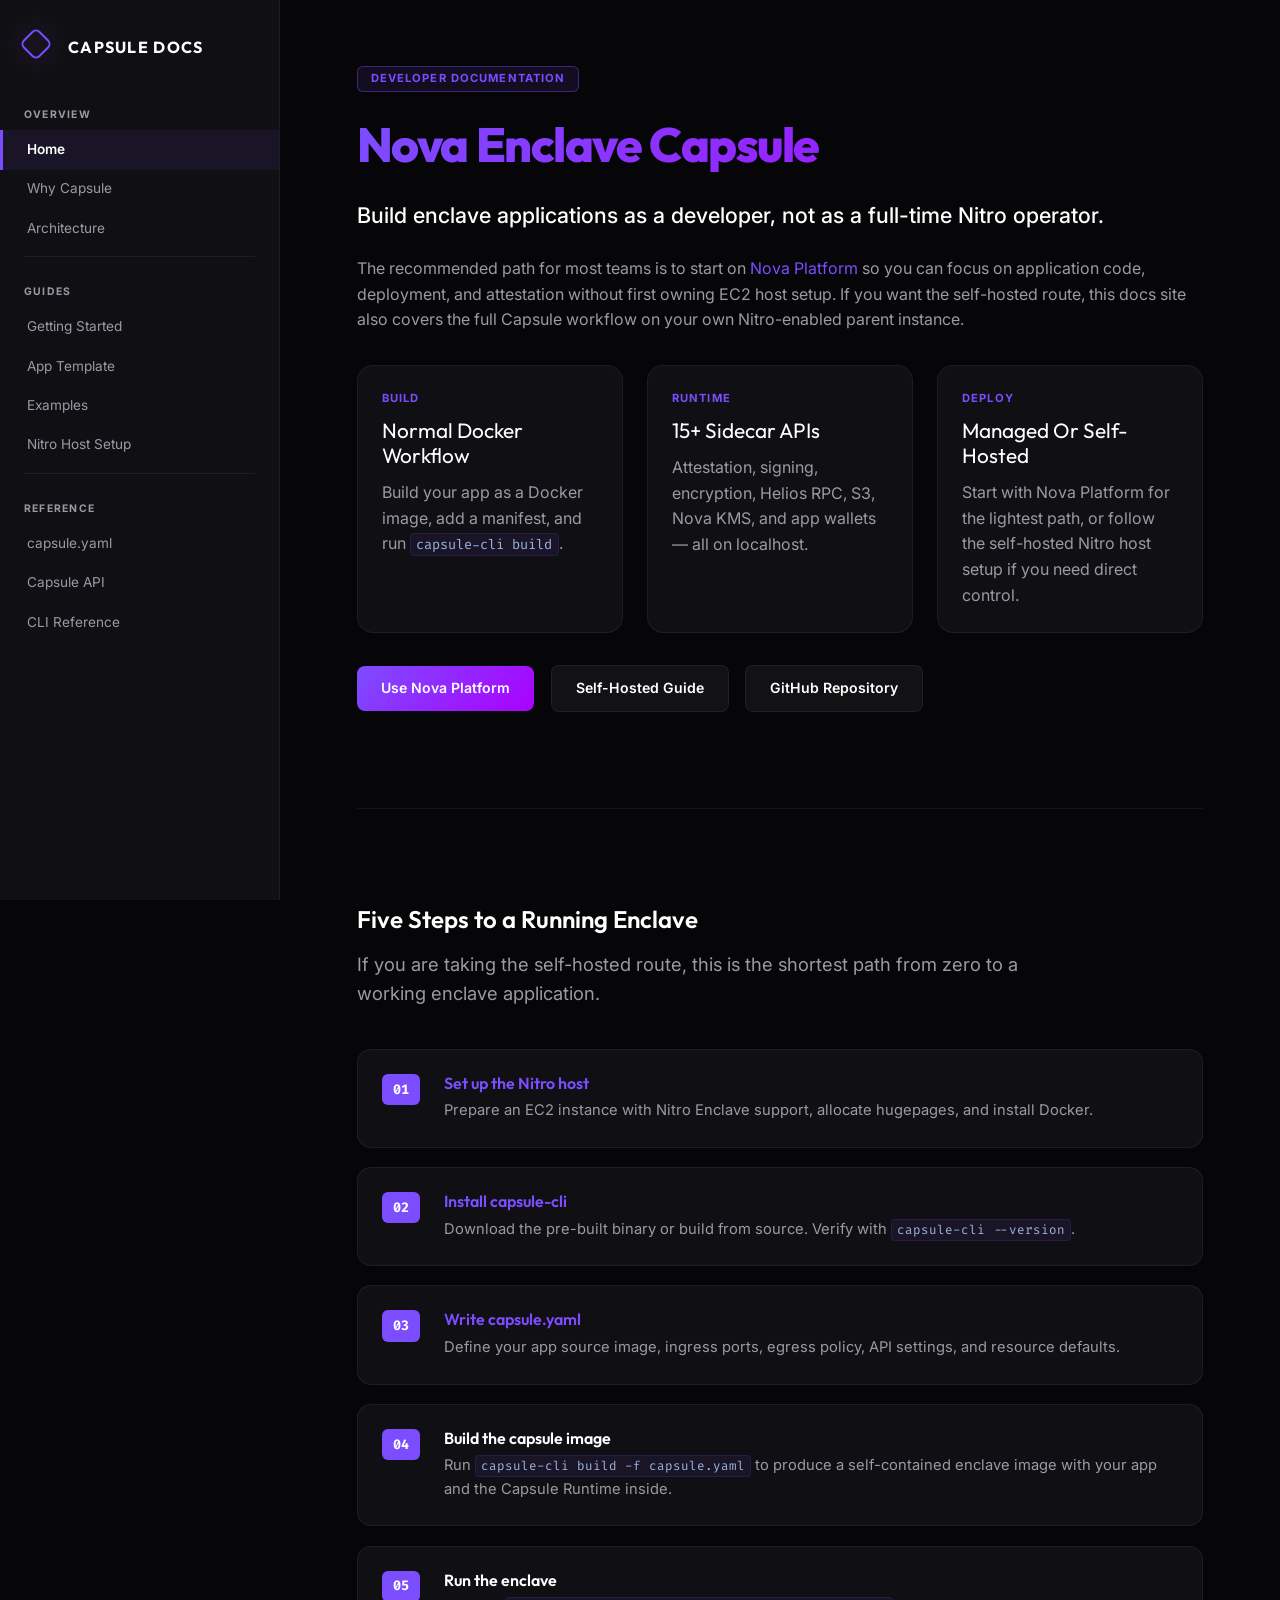
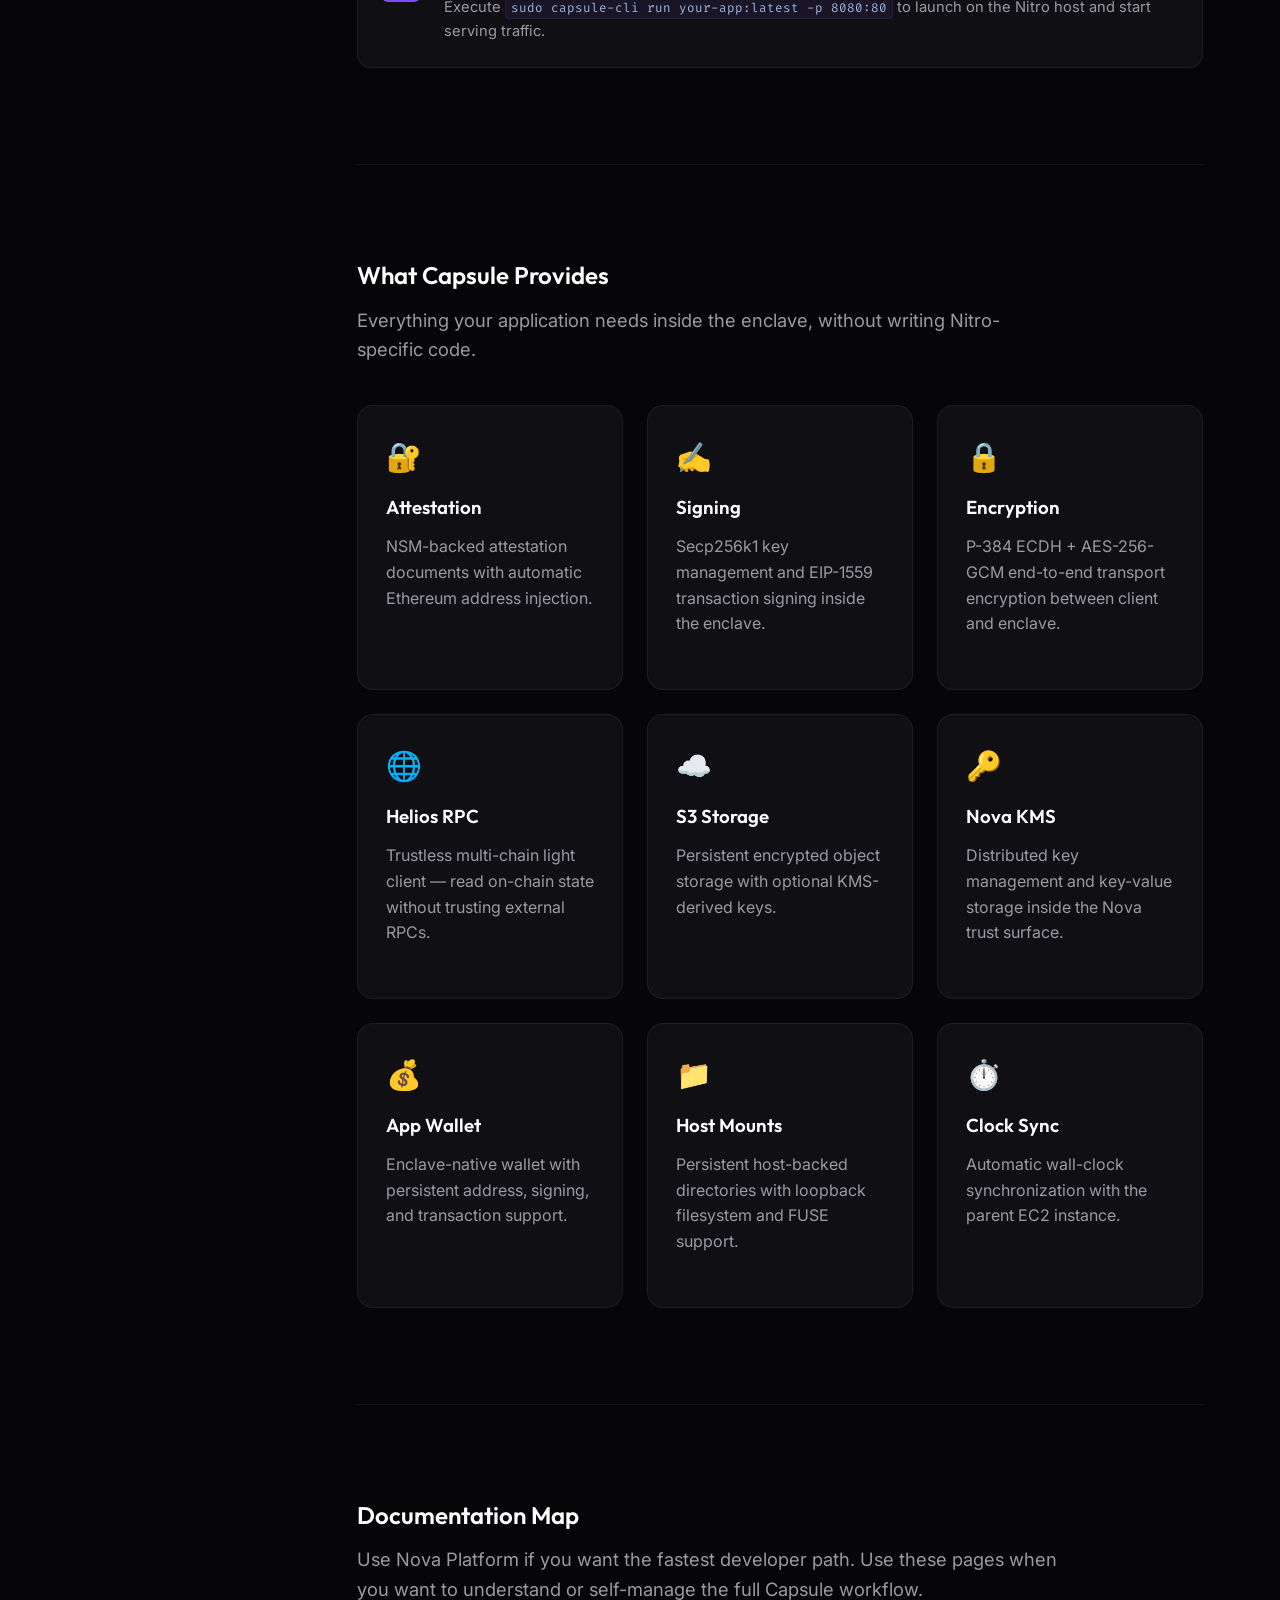
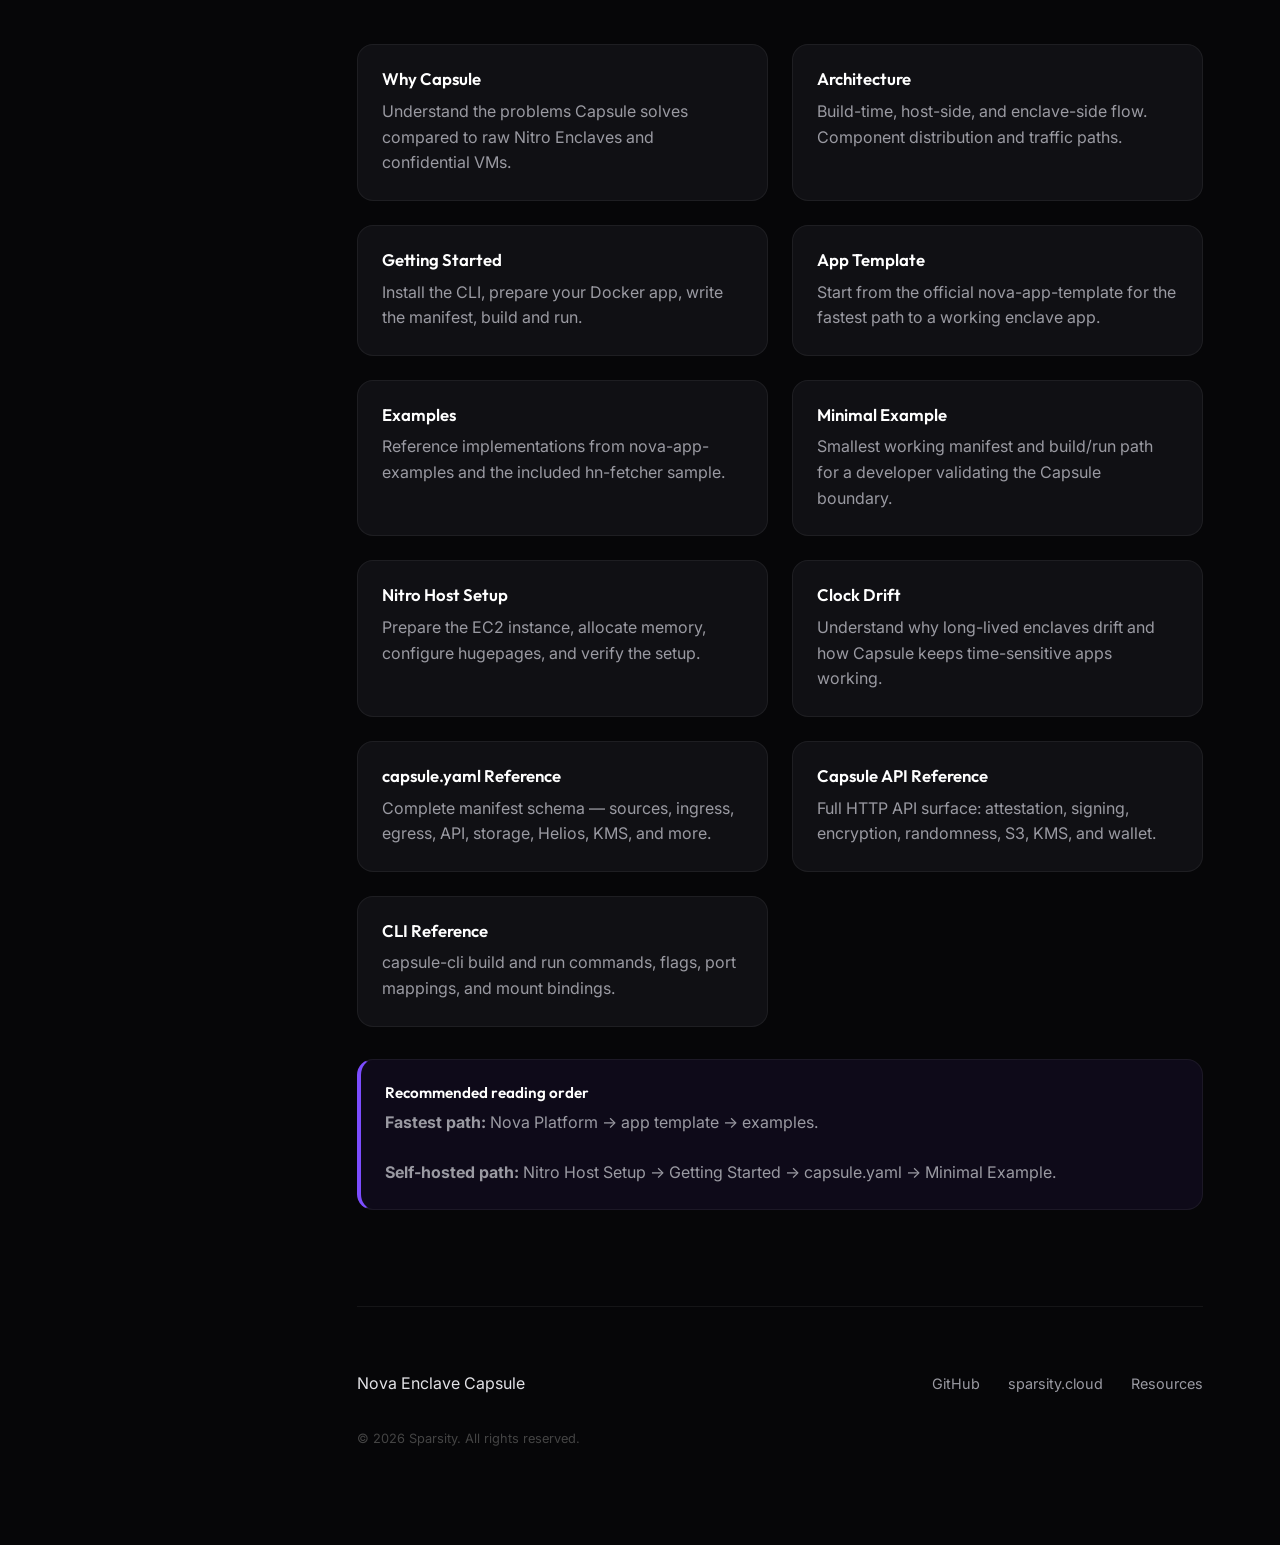
<file: webpages/index.html>
<!DOCTYPE html>
<html lang="en">
<head>
    <meta charset="UTF-8">
    <meta name="viewport" content="width=device-width, initial-scale=1.0">
    <meta name="description" content="Nova Enclave Capsule developer documentation — build, deploy, and run confidential applications on AWS Nitro Enclaves.">
    <title>Capsule Developer Docs</title>
    <link rel="preconnect" href="https://fonts.googleapis.com">
    <link rel="preconnect" href="https://fonts.gstatic.com" crossorigin>
    <link href="https://fonts.googleapis.com/css2?family=Outfit:wght@400;500;600;700;800&amp;family=Inter:wght@400;500;600&amp;family=Fira+Code:wght@400;500&amp;display=swap" rel="stylesheet">
    <link rel="stylesheet" href="styles.css">
</head>
<body>
<div class="layout">
    <aside class="sidebar">
        <div class="brand">
            <div class="logo-stack">
                <div class="logo-box"></div>
                <div class="logo-box blur"></div>
            </div>
            <div><h1>Capsule Docs</h1></div>
        </div>
        <nav id="nav">
            <div class="nav-section-label">Overview</div>
            <a href="index.html" class="nav-link">Home</a>
            <a href="why-capsule.html" class="nav-link">Why Capsule</a>
            <a href="architecture.html" class="nav-link">Architecture</a>
            <div class="nav-divider"></div>
            <div class="nav-section-label">Guides</div>
            <a href="getting-started.html" class="nav-link">Getting Started</a>
            <a href="app-template.html" class="nav-link">App Template</a>
            <a href="examples.html" class="nav-link">Examples</a>
            <a href="nitro-setup.html" class="nav-link">Nitro Host Setup</a>
            <div class="nav-divider"></div>
            <div class="nav-section-label">Reference</div>
            <a href="capsule-yaml.html" class="nav-link">capsule.yaml</a>
            <a href="api-reference.html" class="nav-link">Capsule API</a>
            <a href="cli-reference.html" class="nav-link">CLI Reference</a>
        </nav>
    </aside>

    <main class="content">
        <section class="section hero">
            <div class="badge">Developer Documentation</div>
            <h1 class="gradient-text">Nova Enclave Capsule</h1>
            <p class="lead">Build enclave applications as a developer, not as a full-time Nitro operator.</p>
            <p>The recommended path for most teams is to start on <a href="https://sparsity.cloud" target="_blank" rel="noreferrer">Nova Platform</a> so you can focus on application code, deployment, and attestation without first owning EC2 host setup. If you want the self-hosted route, this docs site also covers the full Capsule workflow on your own Nitro-enabled parent instance.</p>

            <div class="hero-metrics">
                <div class="metric-card">
                    <div class="metric-label">Build</div>
                    <div class="metric-value">Normal Docker Workflow</div>
                    <p>Build your app as a Docker image, add a manifest, and run <code>capsule-cli build</code>.</p>
                </div>
                <div class="metric-card">
                    <div class="metric-label">Runtime</div>
                    <div class="metric-value">15+ Sidecar APIs</div>
                    <p>Attestation, signing, encryption, Helios RPC, S3, Nova KMS, and app wallets — all on localhost.</p>
                </div>
                <div class="metric-card">
                    <div class="metric-label">Deploy</div>
                    <div class="metric-value">Managed Or Self-Hosted</div>
                    <p>Start with Nova Platform for the lightest path, or follow the self-hosted Nitro host setup if you need direct control.</p>
                </div>
            </div>

            <div class="quick-links">
                <a href="https://sparsity.cloud" target="_blank" rel="noreferrer" class="btn btn-primary">Use Nova Platform</a>
                <a href="getting-started.html" class="btn btn-secondary">Self-Hosted Guide</a>
                <a href="https://github.com/sparsity-xyz/nova-enclave-capsule" target="_blank" rel="noreferrer" class="btn btn-secondary">GitHub Repository</a>
            </div>
        </section>

        <hr class="divider">

        <section class="section">
            <div class="section-header">
                <h2>Five Steps to a Running Enclave</h2>
                <p>If you are taking the self-hosted route, this is the shortest path from zero to a working enclave application.</p>
            </div>

            <div class="steps-v2">
                <div class="step-card">
                    <span class="step-tag">01</span>
                    <div>
                        <h3><a href="nitro-setup.html">Set up the Nitro host</a></h3>
                        <p>Prepare an EC2 instance with Nitro Enclave support, allocate hugepages, and install Docker.</p>
                    </div>
                </div>
                <div class="step-card">
                    <span class="step-tag">02</span>
                    <div>
                        <h3><a href="getting-started.html">Install capsule-cli</a></h3>
                        <p>Download the pre-built binary or build from source. Verify with <code>capsule-cli --version</code>.</p>
                    </div>
                </div>
                <div class="step-card">
                    <span class="step-tag">03</span>
                    <div>
                        <h3><a href="capsule-yaml.html">Write capsule.yaml</a></h3>
                        <p>Define your app source image, ingress ports, egress policy, API settings, and resource defaults.</p>
                    </div>
                </div>
                <div class="step-card">
                    <span class="step-tag">04</span>
                    <div>
                        <h3>Build the capsule image</h3>
                        <p>Run <code>capsule-cli build -f capsule.yaml</code> to produce a self-contained enclave image with your app and the Capsule Runtime inside.</p>
                    </div>
                </div>
                <div class="step-card">
                    <span class="step-tag">05</span>
                    <div>
                        <h3>Run the enclave</h3>
                        <p>Execute <code>sudo capsule-cli run your-app:latest -p 8080:80</code> to launch on the Nitro host and start serving traffic.</p>
                    </div>
                </div>
            </div>
        </section>

        <hr class="divider">

        <section class="section">
            <div class="section-header">
                <h2>What Capsule Provides</h2>
                <p>Everything your application needs inside the enclave, without writing Nitro-specific code.</p>
            </div>

            <div class="feature-grid">
                <div class="feature-card">
                    <div class="feature-icon">🔐</div>
                    <h3>Attestation</h3>
                    <p>NSM-backed attestation documents with automatic Ethereum address injection.</p>
                </div>
                <div class="feature-card">
                    <div class="feature-icon">✍️</div>
                    <h3>Signing</h3>
                    <p>Secp256k1 key management and EIP-1559 transaction signing inside the enclave.</p>
                </div>
                <div class="feature-card">
                    <div class="feature-icon">🔒</div>
                    <h3>Encryption</h3>
                    <p>P-384 ECDH + AES-256-GCM end-to-end transport encryption between client and enclave.</p>
                </div>
                <div class="feature-card">
                    <div class="feature-icon">🌐</div>
                    <h3>Helios RPC</h3>
                    <p>Trustless multi-chain light client — read on-chain state without trusting external RPCs.</p>
                </div>
                <div class="feature-card">
                    <div class="feature-icon">☁️</div>
                    <h3>S3 Storage</h3>
                    <p>Persistent encrypted object storage with optional KMS-derived keys.</p>
                </div>
                <div class="feature-card">
                    <div class="feature-icon">🔑</div>
                    <h3>Nova KMS</h3>
                    <p>Distributed key management and key-value storage inside the Nova trust surface.</p>
                </div>
                <div class="feature-card">
                    <div class="feature-icon">💰</div>
                    <h3>App Wallet</h3>
                    <p>Enclave-native wallet with persistent address, signing, and transaction support.</p>
                </div>
                <div class="feature-card">
                    <div class="feature-icon">📁</div>
                    <h3>Host Mounts</h3>
                    <p>Persistent host-backed directories with loopback filesystem and FUSE support.</p>
                </div>
                <div class="feature-card">
                    <div class="feature-icon">⏱️</div>
                    <h3>Clock Sync</h3>
                    <p>Automatic wall-clock synchronization with the parent EC2 instance.</p>
                </div>
            </div>
        </section>

        <hr class="divider">

        <section class="section">
            <div class="section-header">
                <h2>Documentation Map</h2>
                <p>Use Nova Platform if you want the fastest developer path. Use these pages when you want to understand or self-manage the full Capsule workflow.</p>
            </div>

            <div class="reference-grid">
                <a href="why-capsule.html" class="reference-card">
                    <h3>Why Capsule</h3>
                    <p>Understand the problems Capsule solves compared to raw Nitro Enclaves and confidential VMs.</p>
                </a>
                <a href="architecture.html" class="reference-card">
                    <h3>Architecture</h3>
                    <p>Build-time, host-side, and enclave-side flow. Component distribution and traffic paths.</p>
                </a>
                <a href="getting-started.html" class="reference-card">
                    <h3>Getting Started</h3>
                    <p>Install the CLI, prepare your Docker app, write the manifest, build and run.</p>
                </a>
                <a href="app-template.html" class="reference-card">
                    <h3>App Template</h3>
                    <p>Start from the official nova-app-template for the fastest path to a working enclave app.</p>
                </a>
                <a href="examples.html" class="reference-card">
                    <h3>Examples</h3>
                    <p>Reference implementations from nova-app-examples and the included hn-fetcher sample.</p>
                </a>
                <a href="minimal-example.html" class="reference-card">
                    <h3>Minimal Example</h3>
                    <p>Smallest working manifest and build/run path for a developer validating the Capsule boundary.</p>
                </a>
                <a href="nitro-setup.html" class="reference-card">
                    <h3>Nitro Host Setup</h3>
                    <p>Prepare the EC2 instance, allocate memory, configure hugepages, and verify the setup.</p>
                </a>
                <a href="clock-drift.html" class="reference-card">
                    <h3>Clock Drift</h3>
                    <p>Understand why long-lived enclaves drift and how Capsule keeps time-sensitive apps working.</p>
                </a>
                <a href="capsule-yaml.html" class="reference-card">
                    <h3>capsule.yaml Reference</h3>
                    <p>Complete manifest schema — sources, ingress, egress, API, storage, Helios, KMS, and more.</p>
                </a>
                <a href="api-reference.html" class="reference-card">
                    <h3>Capsule API Reference</h3>
                    <p>Full HTTP API surface: attestation, signing, encryption, randomness, S3, KMS, and wallet.</p>
                </a>
                <a href="cli-reference.html" class="reference-card">
                    <h3>CLI Reference</h3>
                    <p>capsule-cli build and run commands, flags, port mappings, and mount bindings.</p>
                </a>
            </div>

            <div class="callout">
                <h4>Recommended reading order</h4>
                <p><strong>Fastest path:</strong> Nova Platform → app template → examples.</p>
                <p><strong>Self-hosted path:</strong> Nitro Host Setup → Getting Started → capsule.yaml → Minimal Example.</p>
            </div>
        </section>

        <footer class="footer">
            <div class="footer-content">
                <span>Nova Enclave Capsule</span>
                <div class="footer-links">
                    <a href="https://github.com/sparsity-xyz/nova-enclave-capsule" target="_blank" rel="noreferrer">GitHub</a>
                    <a href="https://sparsity.cloud" target="_blank" rel="noreferrer">sparsity.cloud</a>
                    <a href="https://sparsity.cloud/resources" target="_blank" rel="noreferrer">Resources</a>
                </div>
            </div>
            <div class="footer-bottom">&copy; 2026 Sparsity. All rights reserved.</div>
        </footer>
    </main>
</div>
<script src="script.js"></script>
</body>
</html>
</file>
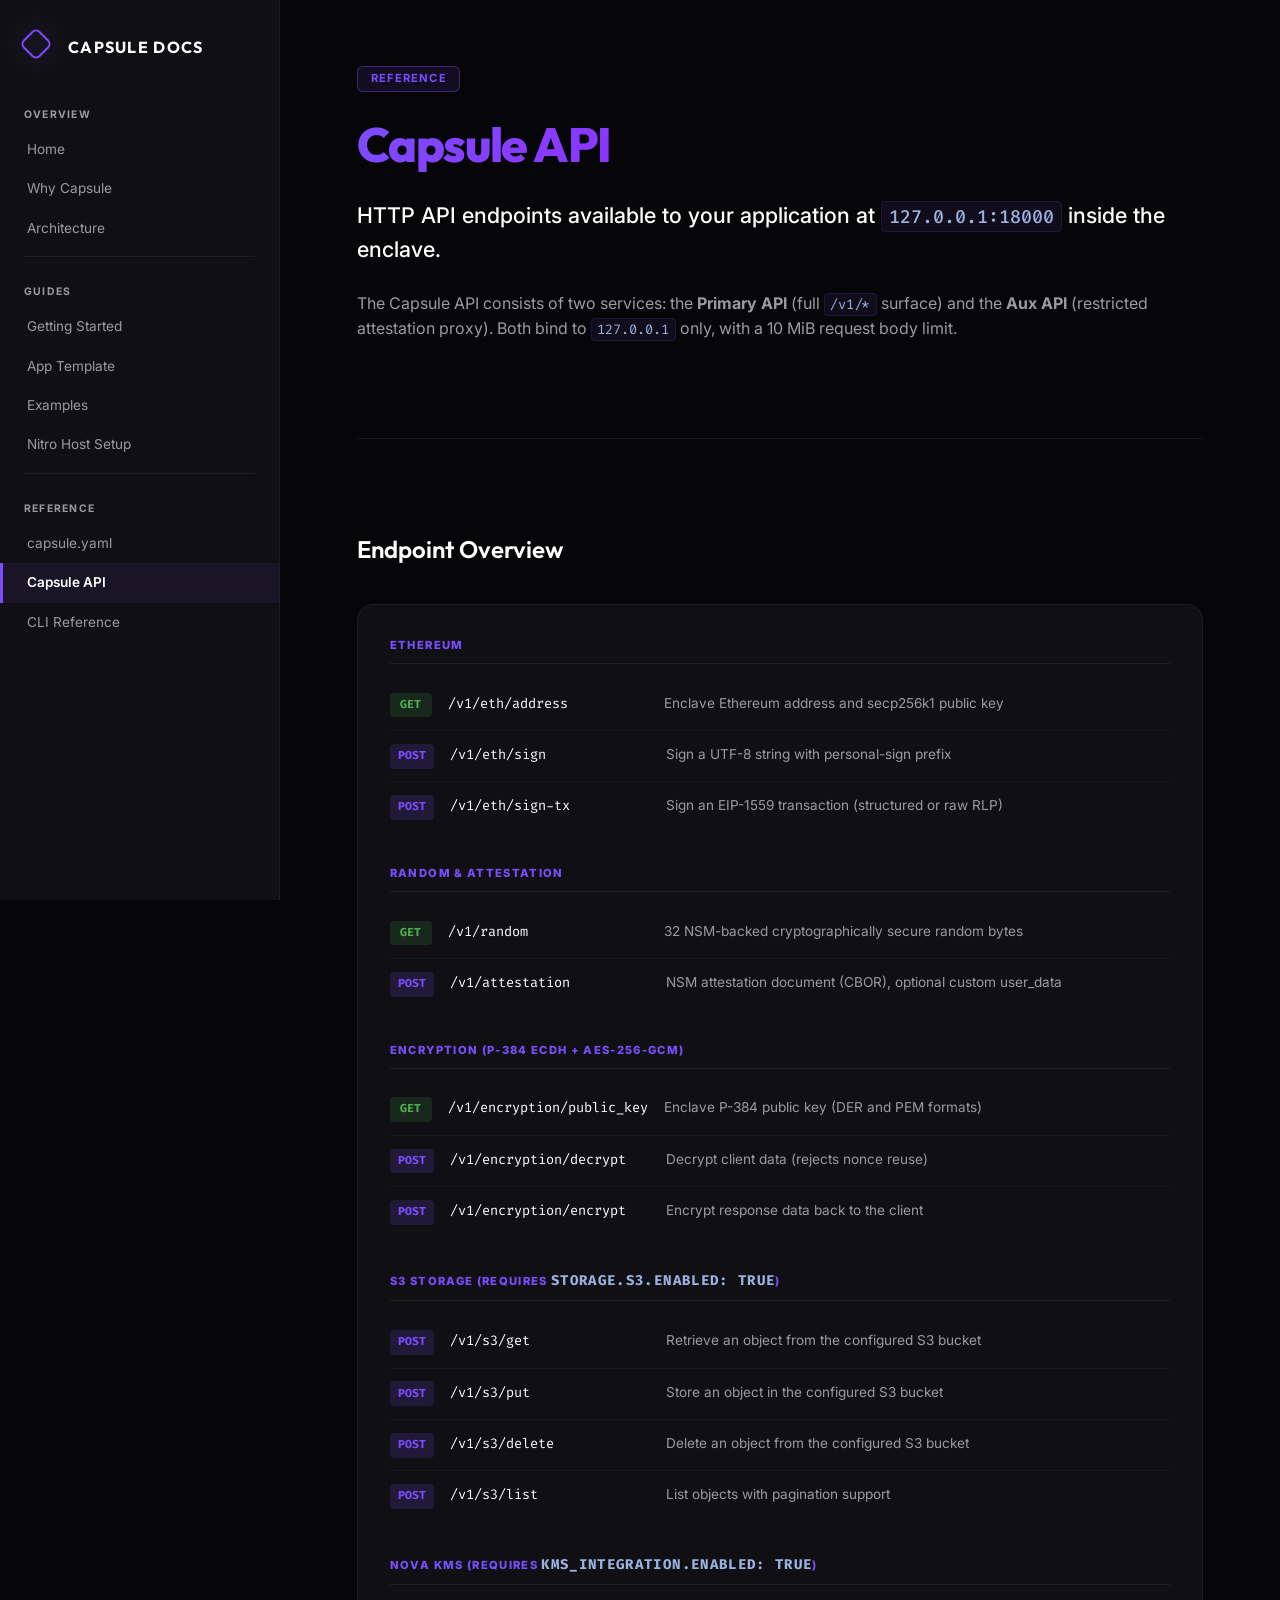
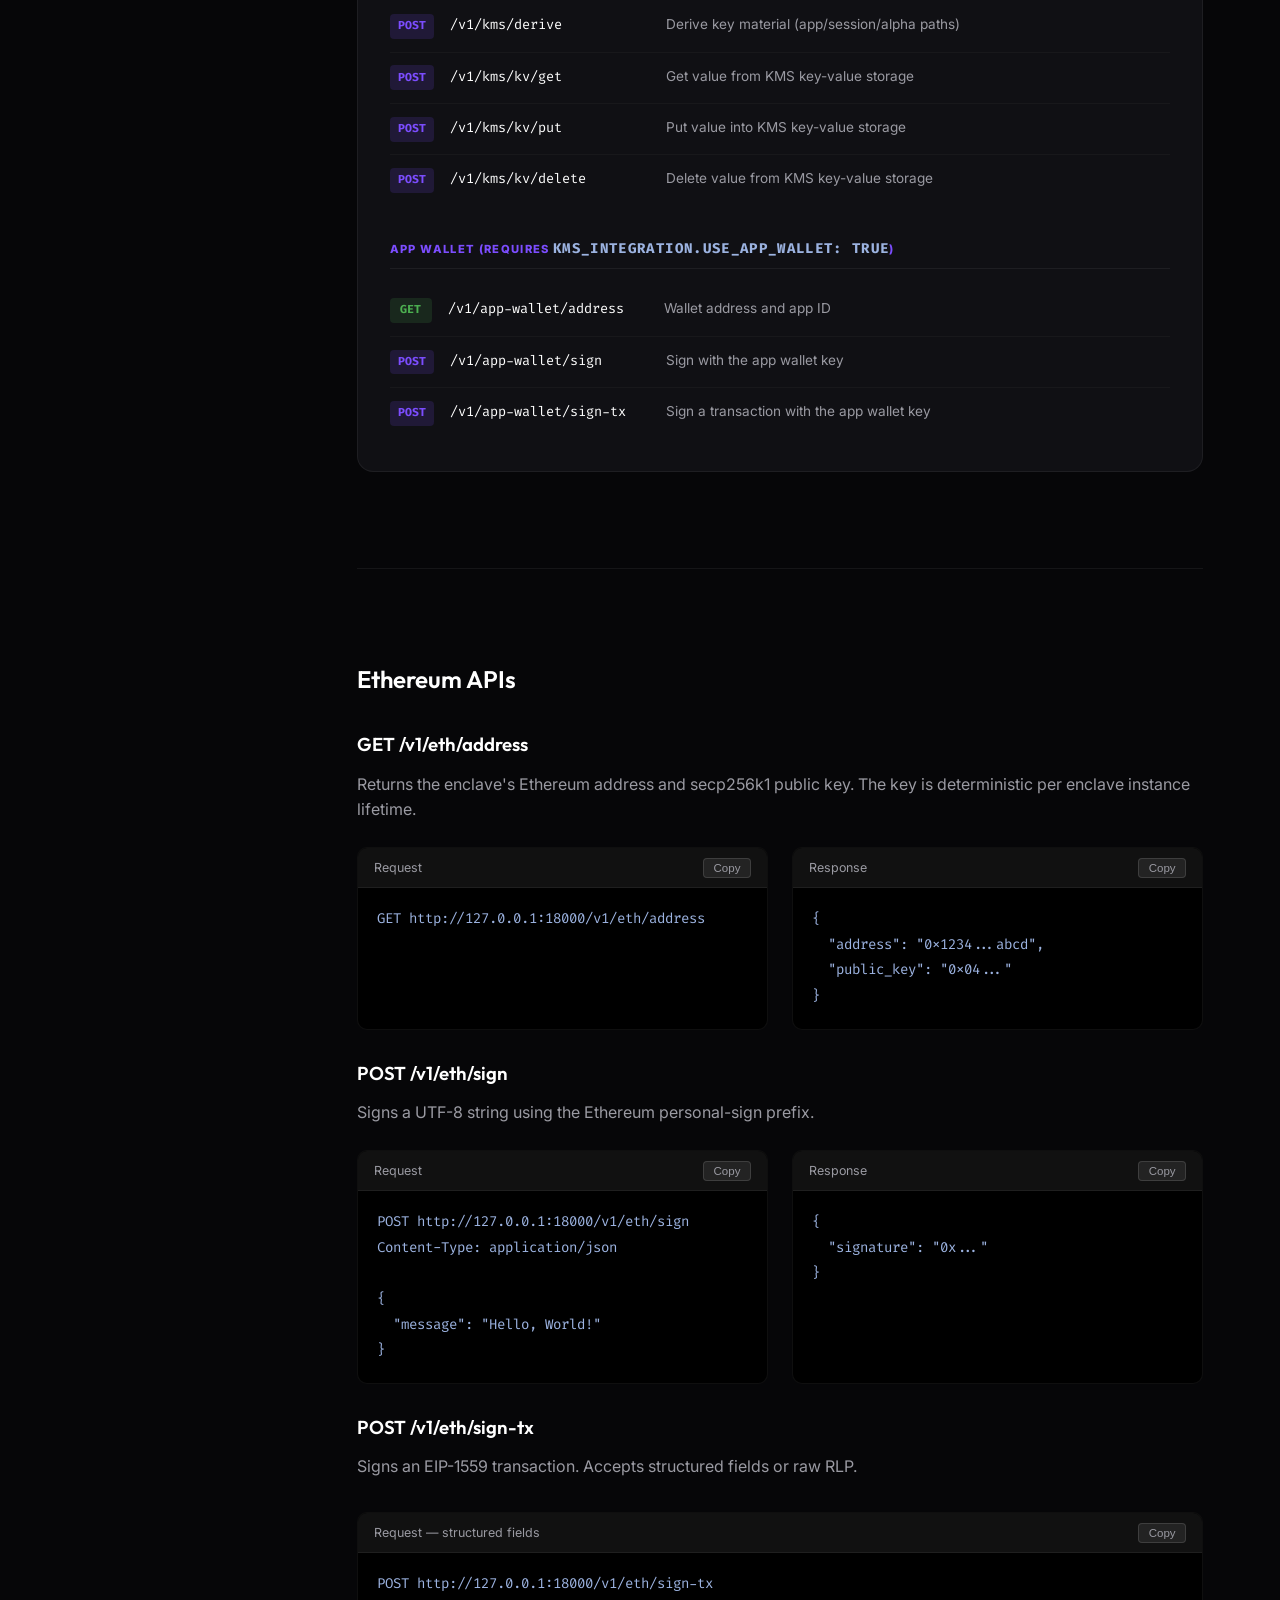
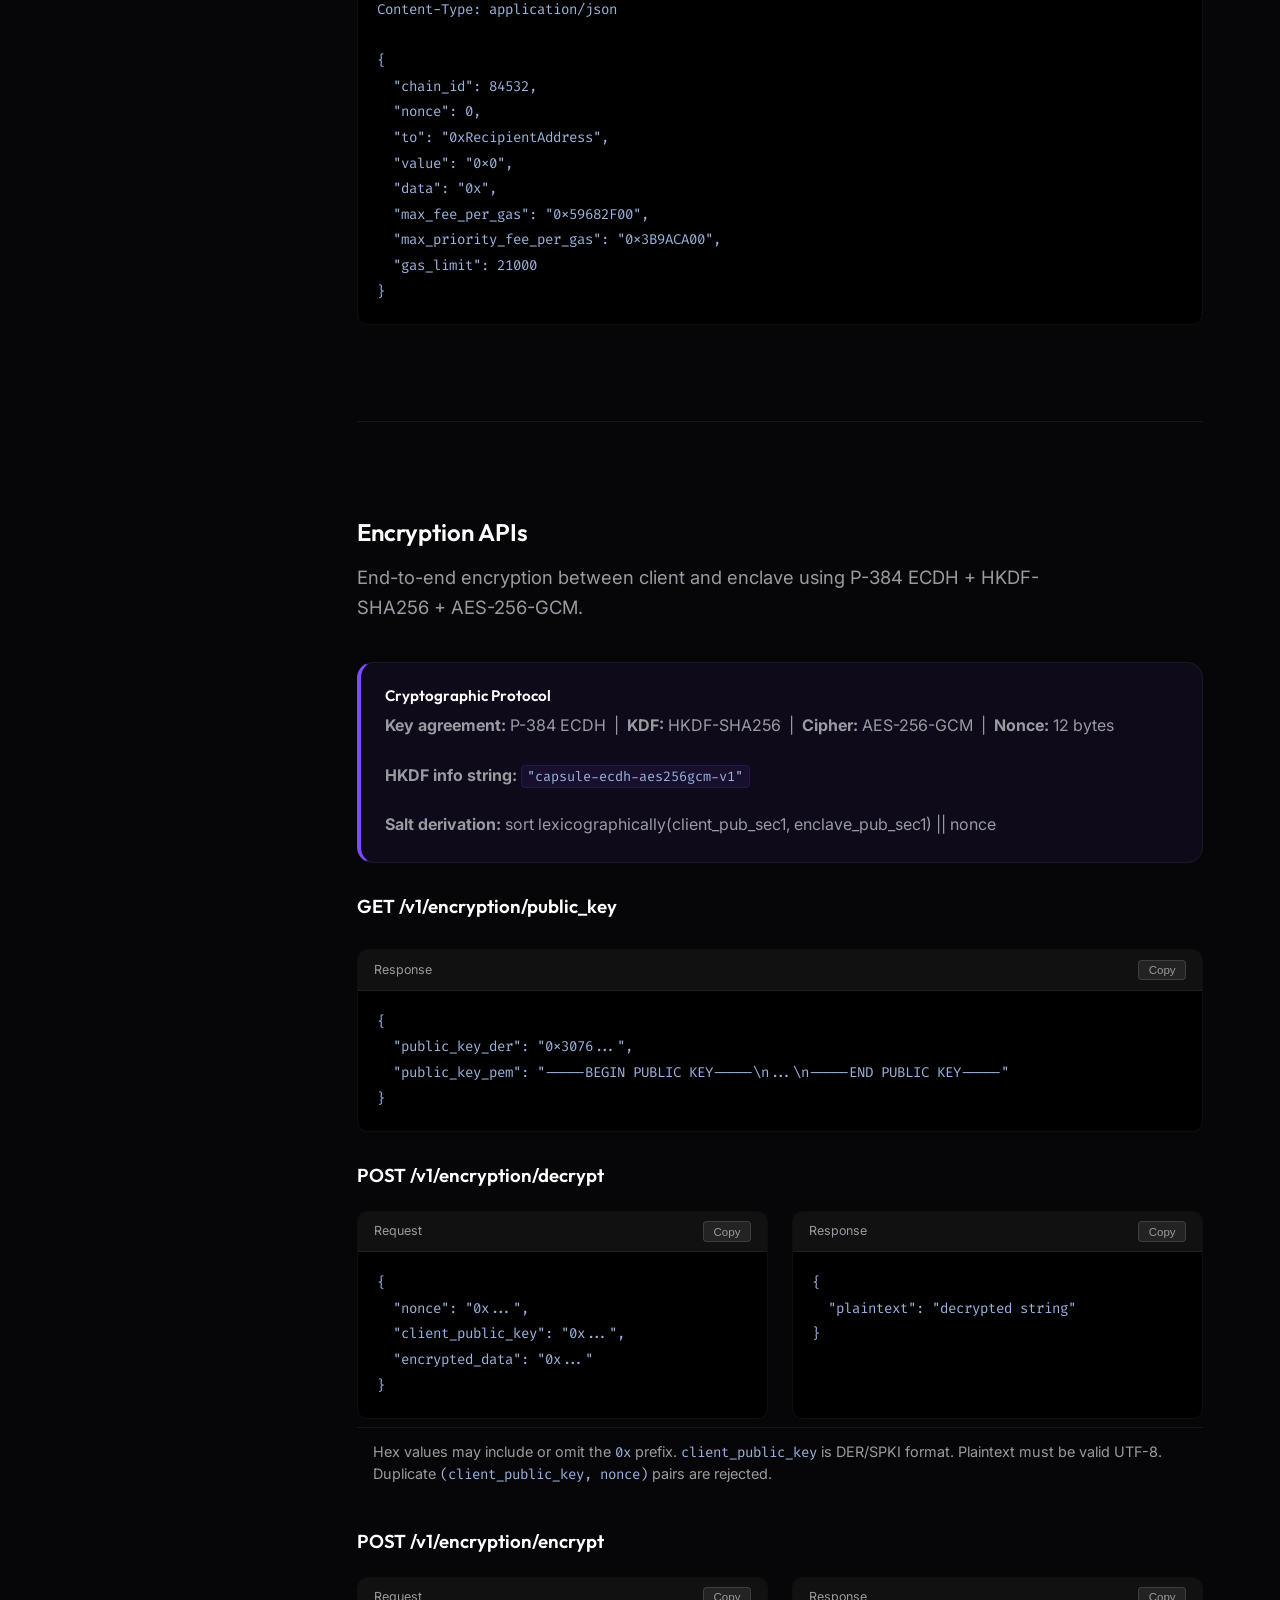
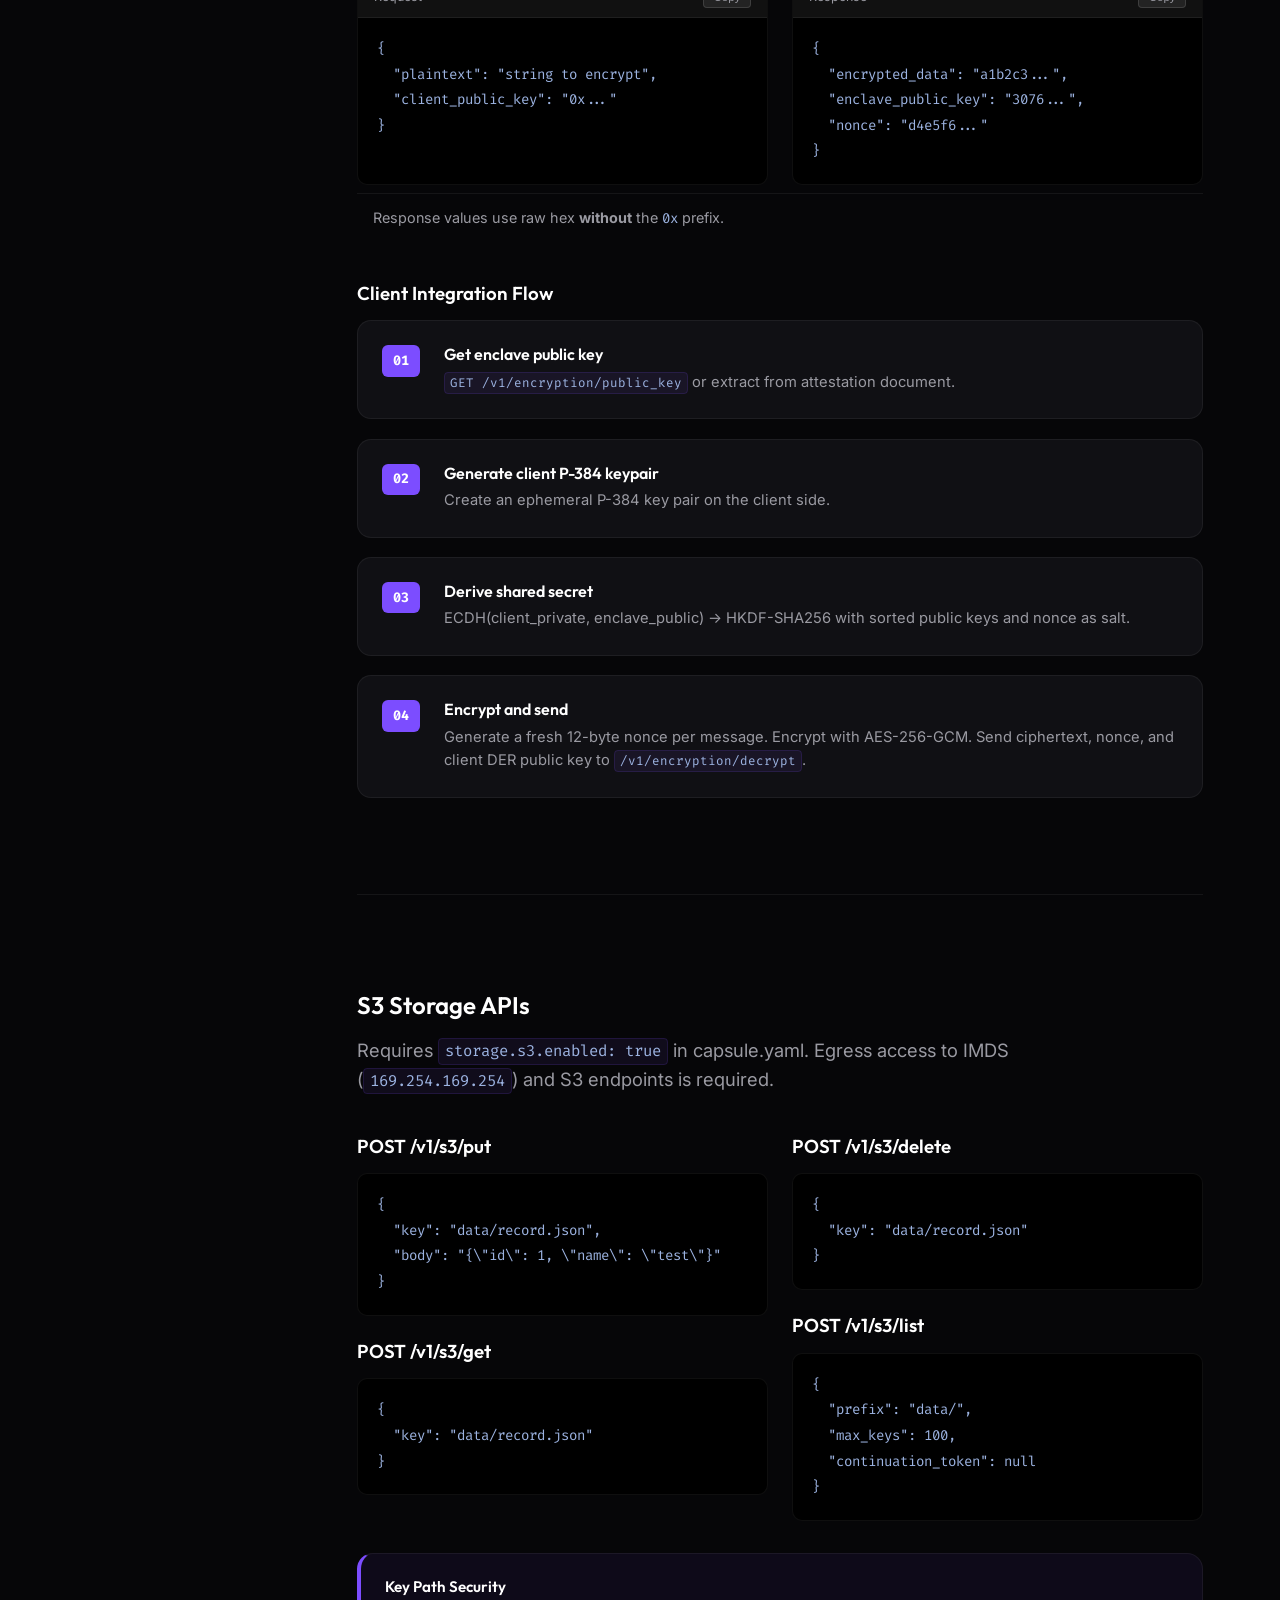
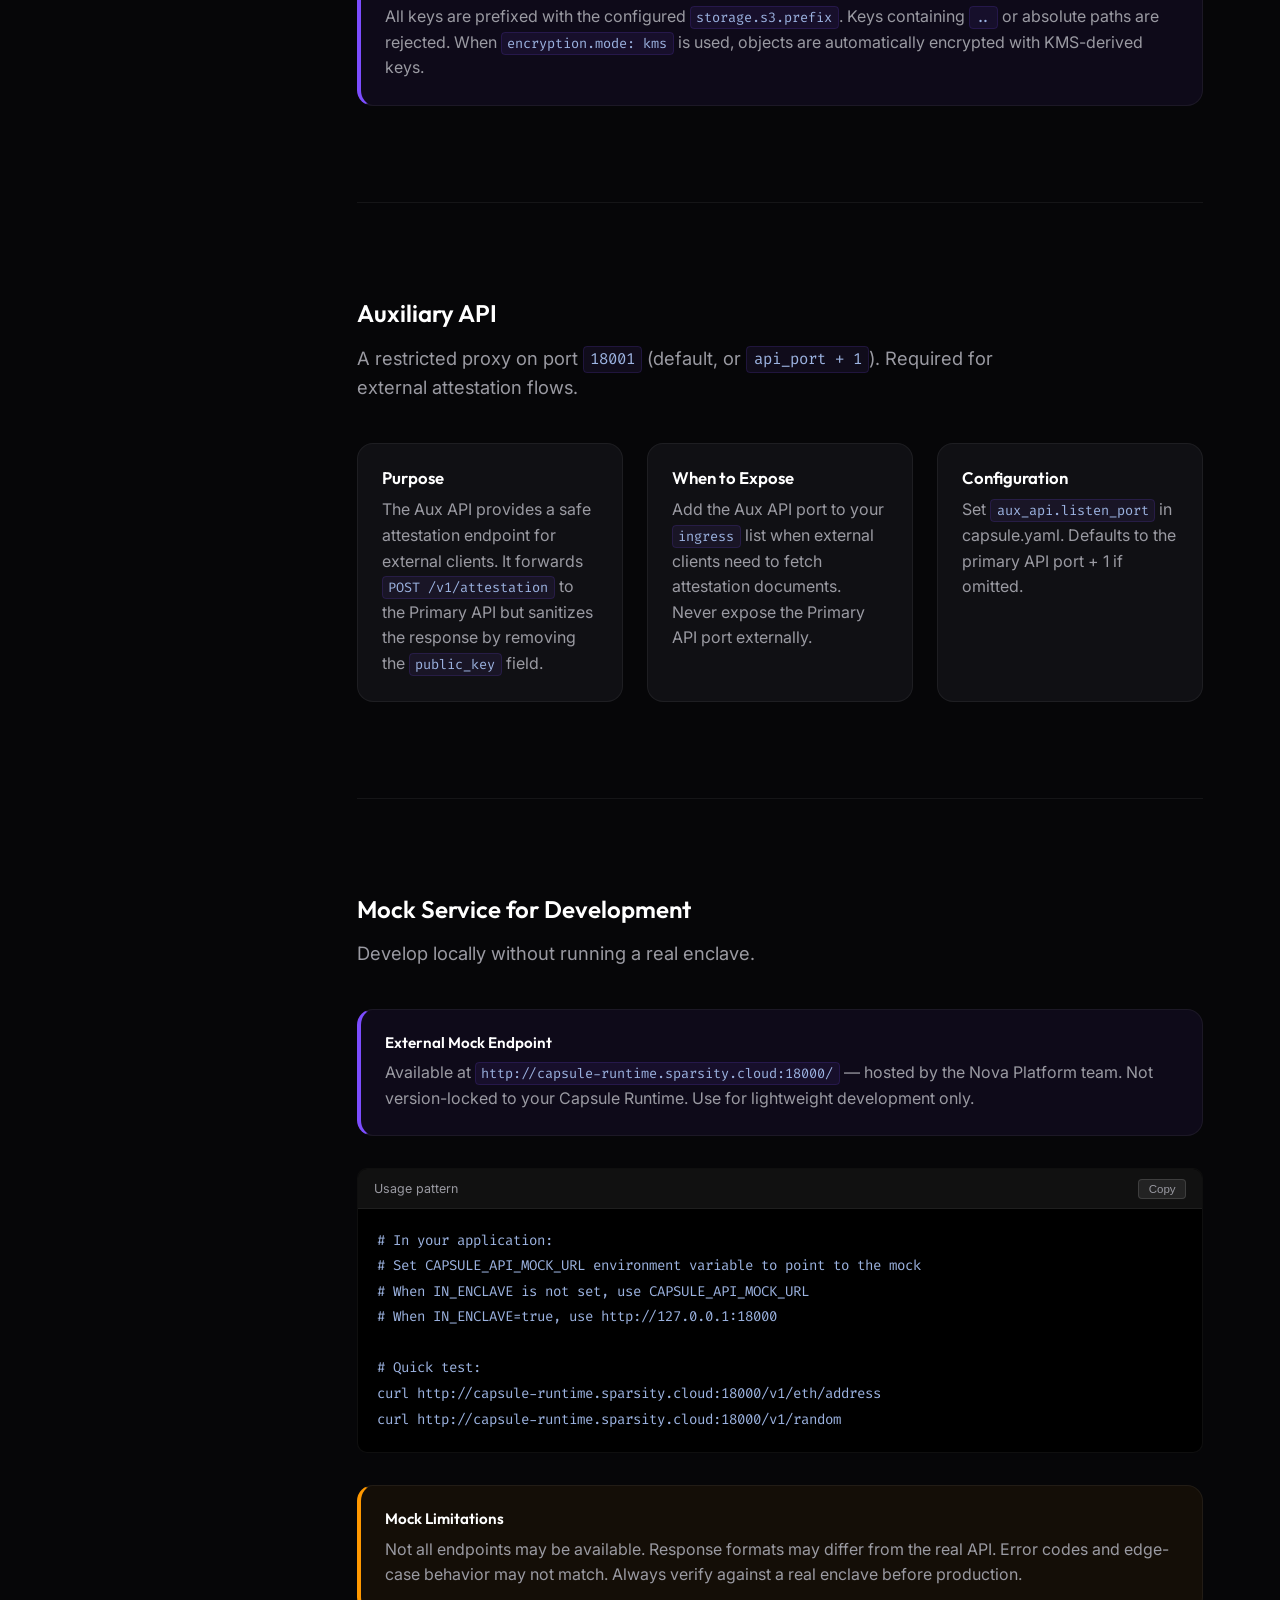
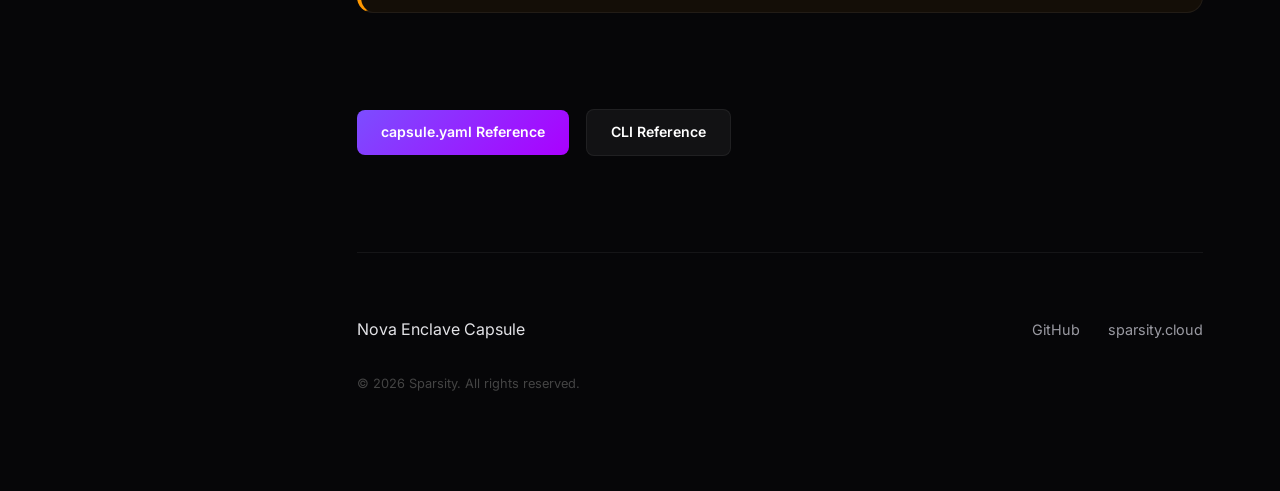
<file: webpages/api-reference.html>
<!DOCTYPE html>
<html lang="en">
<head>
    <meta charset="UTF-8">
    <meta name="viewport" content="width=device-width, initial-scale=1.0">
    <meta name="description" content="Capsule API Reference — HTTP endpoints for attestation, signing, encryption, storage, KMS, and wallet inside the enclave.">
    <title>Capsule API Reference — Capsule Developer Docs</title>
    <link rel="preconnect" href="https://fonts.googleapis.com">
    <link rel="preconnect" href="https://fonts.gstatic.com" crossorigin>
    <link href="https://fonts.googleapis.com/css2?family=Outfit:wght@400;500;600;700;800&amp;family=Inter:wght@400;500;600&amp;family=Fira+Code:wght@400;500&amp;display=swap" rel="stylesheet">
    <link rel="stylesheet" href="styles.css">
</head>
<body>
<div class="layout">
    <aside class="sidebar">
        <div class="brand">
            <div class="logo-stack"><div class="logo-box"></div><div class="logo-box blur"></div></div>
            <div><h1>Capsule Docs</h1></div>
        </div>
        <nav id="nav">
            <div class="nav-section-label">Overview</div>
            <a href="index.html" class="nav-link">Home</a>
            <a href="why-capsule.html" class="nav-link">Why Capsule</a>
            <a href="architecture.html" class="nav-link">Architecture</a>
            <div class="nav-divider"></div>
            <div class="nav-section-label">Guides</div>
            <a href="getting-started.html" class="nav-link">Getting Started</a>
            <a href="app-template.html" class="nav-link">App Template</a>
            <a href="examples.html" class="nav-link">Examples</a>
            <a href="nitro-setup.html" class="nav-link">Nitro Host Setup</a>
            <div class="nav-divider"></div>
            <div class="nav-section-label">Reference</div>
            <a href="capsule-yaml.html" class="nav-link">capsule.yaml</a>
            <a href="api-reference.html" class="nav-link">Capsule API</a>
            <a href="cli-reference.html" class="nav-link">CLI Reference</a>
        </nav>
    </aside>

    <main class="content">
        <section class="section hero">
            <div class="badge">Reference</div>
            <h1 class="gradient-text">Capsule API</h1>
            <p class="lead">HTTP API endpoints available to your application at <code>127.0.0.1:18000</code> inside the enclave.</p>
            <p>The Capsule API consists of two services: the <strong>Primary API</strong> (full <code>/v1/*</code> surface) and the <strong>Aux API</strong> (restricted attestation proxy). Both bind to <code>127.0.0.1</code> only, with a 10 MiB request body limit.</p>
        </section>

        <hr class="divider">

        <!-- API Overview -->
        <section class="section" id="overview">
            <div class="section-header">
                <h2>Endpoint Overview</h2>
            </div>

            <div class="api-list">
                <div class="api-group">
                    <div class="api-group-title">Ethereum</div>
                    <div class="api-item">
                        <span class="api-method get">GET</span>
                        <span class="api-path">/v1/eth/address</span>
                        <span class="api-desc">Enclave Ethereum address and secp256k1 public key</span>
                    </div>
                    <div class="api-item">
                        <span class="api-method post">POST</span>
                        <span class="api-path">/v1/eth/sign</span>
                        <span class="api-desc">Sign a UTF-8 string with personal-sign prefix</span>
                    </div>
                    <div class="api-item">
                        <span class="api-method post">POST</span>
                        <span class="api-path">/v1/eth/sign-tx</span>
                        <span class="api-desc">Sign an EIP-1559 transaction (structured or raw RLP)</span>
                    </div>
                </div>

                <div class="api-group">
                    <div class="api-group-title">Random &amp; Attestation</div>
                    <div class="api-item">
                        <span class="api-method get">GET</span>
                        <span class="api-path">/v1/random</span>
                        <span class="api-desc">32 NSM-backed cryptographically secure random bytes</span>
                    </div>
                    <div class="api-item">
                        <span class="api-method post">POST</span>
                        <span class="api-path">/v1/attestation</span>
                        <span class="api-desc">NSM attestation document (CBOR), optional custom user_data</span>
                    </div>
                </div>

                <div class="api-group">
                    <div class="api-group-title">Encryption (P-384 ECDH + AES-256-GCM)</div>
                    <div class="api-item">
                        <span class="api-method get">GET</span>
                        <span class="api-path">/v1/encryption/public_key</span>
                        <span class="api-desc">Enclave P-384 public key (DER and PEM formats)</span>
                    </div>
                    <div class="api-item">
                        <span class="api-method post">POST</span>
                        <span class="api-path">/v1/encryption/decrypt</span>
                        <span class="api-desc">Decrypt client data (rejects nonce reuse)</span>
                    </div>
                    <div class="api-item">
                        <span class="api-method post">POST</span>
                        <span class="api-path">/v1/encryption/encrypt</span>
                        <span class="api-desc">Encrypt response data back to the client</span>
                    </div>
                </div>

                <div class="api-group">
                    <div class="api-group-title">S3 Storage (requires <code>storage.s3.enabled: true</code>)</div>
                    <div class="api-item">
                        <span class="api-method post">POST</span>
                        <span class="api-path">/v1/s3/get</span>
                        <span class="api-desc">Retrieve an object from the configured S3 bucket</span>
                    </div>
                    <div class="api-item">
                        <span class="api-method post">POST</span>
                        <span class="api-path">/v1/s3/put</span>
                        <span class="api-desc">Store an object in the configured S3 bucket</span>
                    </div>
                    <div class="api-item">
                        <span class="api-method post">POST</span>
                        <span class="api-path">/v1/s3/delete</span>
                        <span class="api-desc">Delete an object from the configured S3 bucket</span>
                    </div>
                    <div class="api-item">
                        <span class="api-method post">POST</span>
                        <span class="api-path">/v1/s3/list</span>
                        <span class="api-desc">List objects with pagination support</span>
                    </div>
                </div>

                <div class="api-group">
                    <div class="api-group-title">Nova KMS (requires <code>kms_integration.enabled: true</code>)</div>
                    <div class="api-item">
                        <span class="api-method post">POST</span>
                        <span class="api-path">/v1/kms/derive</span>
                        <span class="api-desc">Derive key material (app/session/alpha paths)</span>
                    </div>
                    <div class="api-item">
                        <span class="api-method post">POST</span>
                        <span class="api-path">/v1/kms/kv/get</span>
                        <span class="api-desc">Get value from KMS key-value storage</span>
                    </div>
                    <div class="api-item">
                        <span class="api-method post">POST</span>
                        <span class="api-path">/v1/kms/kv/put</span>
                        <span class="api-desc">Put value into KMS key-value storage</span>
                    </div>
                    <div class="api-item">
                        <span class="api-method post">POST</span>
                        <span class="api-path">/v1/kms/kv/delete</span>
                        <span class="api-desc">Delete value from KMS key-value storage</span>
                    </div>
                </div>

                <div class="api-group">
                    <div class="api-group-title">App Wallet (requires <code>kms_integration.use_app_wallet: true</code>)</div>
                    <div class="api-item">
                        <span class="api-method get">GET</span>
                        <span class="api-path">/v1/app-wallet/address</span>
                        <span class="api-desc">Wallet address and app ID</span>
                    </div>
                    <div class="api-item">
                        <span class="api-method post">POST</span>
                        <span class="api-path">/v1/app-wallet/sign</span>
                        <span class="api-desc">Sign with the app wallet key</span>
                    </div>
                    <div class="api-item">
                        <span class="api-method post">POST</span>
                        <span class="api-path">/v1/app-wallet/sign-tx</span>
                        <span class="api-desc">Sign a transaction with the app wallet key</span>
                    </div>
                </div>
            </div>
        </section>

        <hr class="divider">

        <!-- Ethereum APIs -->
        <section class="section" id="eth">
            <div class="section-header">
                <h2>Ethereum APIs</h2>
            </div>

            <h3>GET /v1/eth/address</h3>
            <p>Returns the enclave's Ethereum address and secp256k1 public key. The key is deterministic per enclave instance lifetime.</p>

            <div class="two-column">
                <div class="code-box-wrapper no-top-margin">
                    <div class="code-box-header">Request</div>
<pre><code>GET http://127.0.0.1:18000/v1/eth/address</code></pre>
                </div>
                <div class="code-box-wrapper no-top-margin">
                    <div class="code-box-header">Response</div>
<pre><code>{
  "address": "0x1234...abcd",
  "public_key": "0x04..."
}</code></pre>
                </div>
            </div>

            <h3 style="margin-top: 2rem;">POST /v1/eth/sign</h3>
            <p>Signs a UTF-8 string using the Ethereum personal-sign prefix.</p>

            <div class="two-column">
                <div class="code-box-wrapper no-top-margin">
                    <div class="code-box-header">Request</div>
<pre><code>POST http://127.0.0.1:18000/v1/eth/sign
Content-Type: application/json

{
  "message": "Hello, World!"
}</code></pre>
                </div>
                <div class="code-box-wrapper no-top-margin">
                    <div class="code-box-header">Response</div>
<pre><code>{
  "signature": "0x..."
}</code></pre>
                </div>
            </div>

            <h3 style="margin-top: 2rem;">POST /v1/eth/sign-tx</h3>
            <p>Signs an EIP-1559 transaction. Accepts structured fields or raw RLP.</p>

            <div class="code-box-wrapper">
                <div class="code-box-header">Request — structured fields</div>
<pre><code>POST http://127.0.0.1:18000/v1/eth/sign-tx
Content-Type: application/json

{
  "chain_id": 84532,
  "nonce": 0,
  "to": "0xRecipientAddress",
  "value": "0x0",
  "data": "0x",
  "max_fee_per_gas": "0x59682F00",
  "max_priority_fee_per_gas": "0x3B9ACA00",
  "gas_limit": 21000
}</code></pre>
            </div>
        </section>

        <hr class="divider">

        <!-- Encryption -->
        <section class="section" id="encryption">
            <div class="section-header">
                <h2>Encryption APIs</h2>
                <p>End-to-end encryption between client and enclave using P-384 ECDH + HKDF-SHA256 + AES-256-GCM.</p>
            </div>

            <div class="callout">
                <h4>Cryptographic Protocol</h4>
                <p><strong>Key agreement:</strong> P-384 ECDH &nbsp;|&nbsp; <strong>KDF:</strong> HKDF-SHA256 &nbsp;|&nbsp; <strong>Cipher:</strong> AES-256-GCM &nbsp;|&nbsp; <strong>Nonce:</strong> 12 bytes</p>
                <p><strong>HKDF info string:</strong> <code>"capsule-ecdh-aes256gcm-v1"</code></p>
                <p><strong>Salt derivation:</strong> sort lexicographically(client_pub_sec1, enclave_pub_sec1) || nonce</p>
            </div>

            <h3 style="margin-top: 2rem;">GET /v1/encryption/public_key</h3>
            <div class="code-box-wrapper">
                <div class="code-box-header">Response</div>
<pre><code>{
  "public_key_der": "0x3076...",
  "public_key_pem": "-----BEGIN PUBLIC KEY-----\n...\n-----END PUBLIC KEY-----"
}</code></pre>
            </div>

            <h3 style="margin-top: 2rem;">POST /v1/encryption/decrypt</h3>
            <div class="two-column">
                <div class="code-box-wrapper no-top-margin">
                    <div class="code-box-header">Request</div>
<pre><code>{
  "nonce": "0x...",
  "client_public_key": "0x...",
  "encrypted_data": "0x..."
}</code></pre>
                </div>
                <div class="code-box-wrapper no-top-margin">
                    <div class="code-box-header">Response</div>
<pre><code>{
  "plaintext": "decrypted string"
}</code></pre>
                </div>
            </div>
            <div class="code-note" style="color: var(--text-muted); font-size: 0.9rem; margin-top: 0.5rem;">
                Hex values may include or omit the <code>0x</code> prefix. <code>client_public_key</code> is DER/SPKI format. Plaintext must be valid UTF-8. Duplicate <code>(client_public_key, nonce)</code> pairs are rejected.
            </div>

            <h3 style="margin-top: 2rem;">POST /v1/encryption/encrypt</h3>
            <div class="two-column">
                <div class="code-box-wrapper no-top-margin">
                    <div class="code-box-header">Request</div>
<pre><code>{
  "plaintext": "string to encrypt",
  "client_public_key": "0x..."
}</code></pre>
                </div>
                <div class="code-box-wrapper no-top-margin">
                    <div class="code-box-header">Response</div>
<pre><code>{
  "encrypted_data": "a1b2c3...",
  "enclave_public_key": "3076...",
  "nonce": "d4e5f6..."
}</code></pre>
                </div>
            </div>
            <div class="code-note" style="color: var(--text-muted); font-size: 0.9rem; margin-top: 0.5rem;">
                Response values use raw hex <strong>without</strong> the <code>0x</code> prefix.
            </div>

            <h3 style="margin-top: 2.5rem;">Client Integration Flow</h3>
            <div class="steps-v2">
                <div class="step-card">
                    <span class="step-tag">01</span>
                    <div>
                        <h3>Get enclave public key</h3>
                        <p><code>GET /v1/encryption/public_key</code> or extract from attestation document.</p>
                    </div>
                </div>
                <div class="step-card">
                    <span class="step-tag">02</span>
                    <div>
                        <h3>Generate client P-384 keypair</h3>
                        <p>Create an ephemeral P-384 key pair on the client side.</p>
                    </div>
                </div>
                <div class="step-card">
                    <span class="step-tag">03</span>
                    <div>
                        <h3>Derive shared secret</h3>
                        <p>ECDH(client_private, enclave_public) → HKDF-SHA256 with sorted public keys and nonce as salt.</p>
                    </div>
                </div>
                <div class="step-card">
                    <span class="step-tag">04</span>
                    <div>
                        <h3>Encrypt and send</h3>
                        <p>Generate a fresh 12-byte nonce per message. Encrypt with AES-256-GCM. Send ciphertext, nonce, and client DER public key to <code>/v1/encryption/decrypt</code>.</p>
                    </div>
                </div>
            </div>
        </section>

        <hr class="divider">

        <!-- S3 -->
        <section class="section" id="s3">
            <div class="section-header">
                <h2>S3 Storage APIs</h2>
                <p>Requires <code>storage.s3.enabled: true</code> in capsule.yaml. Egress access to IMDS (<code>169.254.169.254</code>) and S3 endpoints is required.</p>
            </div>

            <div class="two-column">
                <div>
                    <h3>POST /v1/s3/put</h3>
                    <div class="code-box-wrapper no-top-margin">
<pre><code>{
  "key": "data/record.json",
  "body": "{\"id\": 1, \"name\": \"test\"}"
}</code></pre>
                    </div>

                    <h3 style="margin-top: 1.5rem;">POST /v1/s3/get</h3>
                    <div class="code-box-wrapper no-top-margin">
<pre><code>{
  "key": "data/record.json"
}</code></pre>
                    </div>
                </div>
                <div>
                    <h3>POST /v1/s3/delete</h3>
                    <div class="code-box-wrapper no-top-margin">
<pre><code>{
  "key": "data/record.json"
}</code></pre>
                    </div>

                    <h3 style="margin-top: 1.5rem;">POST /v1/s3/list</h3>
                    <div class="code-box-wrapper no-top-margin">
<pre><code>{
  "prefix": "data/",
  "max_keys": 100,
  "continuation_token": null
}</code></pre>
                    </div>
                </div>
            </div>

            <div class="callout" style="margin-top: 2rem;">
                <h4>Key Path Security</h4>
                <p>All keys are prefixed with the configured <code>storage.s3.prefix</code>. Keys containing <code>..</code> or absolute paths are rejected. When <code>encryption.mode: kms</code> is used, objects are automatically encrypted with KMS-derived keys.</p>
            </div>
        </section>

        <hr class="divider">

        <!-- Aux API -->
        <section class="section" id="aux">
            <div class="section-header">
                <h2>Auxiliary API</h2>
                <p>A restricted proxy on port <code>18001</code> (default, or <code>api_port + 1</code>). Required for external attestation flows.</p>
            </div>

            <div class="doc-grid">
                <div class="doc-card">
                    <h3>Purpose</h3>
                    <p>The Aux API provides a safe attestation endpoint for external clients. It forwards <code>POST /v1/attestation</code> to the Primary API but sanitizes the response by removing the <code>public_key</code> field.</p>
                </div>
                <div class="doc-card">
                    <h3>When to Expose</h3>
                    <p>Add the Aux API port to your <code>ingress</code> list when external clients need to fetch attestation documents. Never expose the Primary API port externally.</p>
                </div>
                <div class="doc-card">
                    <h3>Configuration</h3>
                    <p>Set <code>aux_api.listen_port</code> in capsule.yaml. Defaults to the primary API port + 1 if omitted.</p>
                </div>
            </div>
        </section>

        <hr class="divider">

        <!-- Mock Service -->
        <section class="section" id="mock">
            <div class="section-header">
                <h2>Mock Service for Development</h2>
                <p>Develop locally without running a real enclave.</p>
            </div>

            <div class="callout">
                <h4>External Mock Endpoint</h4>
                <p>Available at <code>http://capsule-runtime.sparsity.cloud:18000/</code> — hosted by the Nova Platform team. Not version-locked to your Capsule Runtime. Use for lightweight development only.</p>
            </div>

            <div class="code-box-wrapper" style="margin-top: 2rem;">
                <div class="code-box-header">Usage pattern</div>
<pre><code># In your application:
# Set CAPSULE_API_MOCK_URL environment variable to point to the mock
# When IN_ENCLAVE is not set, use CAPSULE_API_MOCK_URL
# When IN_ENCLAVE=true, use http://127.0.0.1:18000

# Quick test:
curl http://capsule-runtime.sparsity.cloud:18000/v1/eth/address
curl http://capsule-runtime.sparsity.cloud:18000/v1/random</code></pre>
            </div>

            <div class="callout warning" style="margin-top: 2rem;">
                <h4>Mock Limitations</h4>
                <p>Not all endpoints may be available. Response formats may differ from the real API. Error codes and edge-case behavior may not match. Always verify against a real enclave before production.</p>
            </div>
        </section>

        <section class="section">
            <div class="quick-links">
                <a href="capsule-yaml.html" class="btn btn-primary">capsule.yaml Reference</a>
                <a href="cli-reference.html" class="btn btn-secondary">CLI Reference</a>
            </div>
        </section>

        <footer class="footer">
            <div class="footer-content">
                <span>Nova Enclave Capsule</span>
                <div class="footer-links">
                    <a href="https://github.com/sparsity-xyz/nova-enclave-capsule" target="_blank" rel="noreferrer">GitHub</a>
                    <a href="https://sparsity.cloud" target="_blank" rel="noreferrer">sparsity.cloud</a>
                </div>
            </div>
            <div class="footer-bottom">&copy; 2026 Sparsity. All rights reserved.</div>
        </footer>
    </main>
</div>
<script src="script.js"></script>
</body>
</html>
</file>
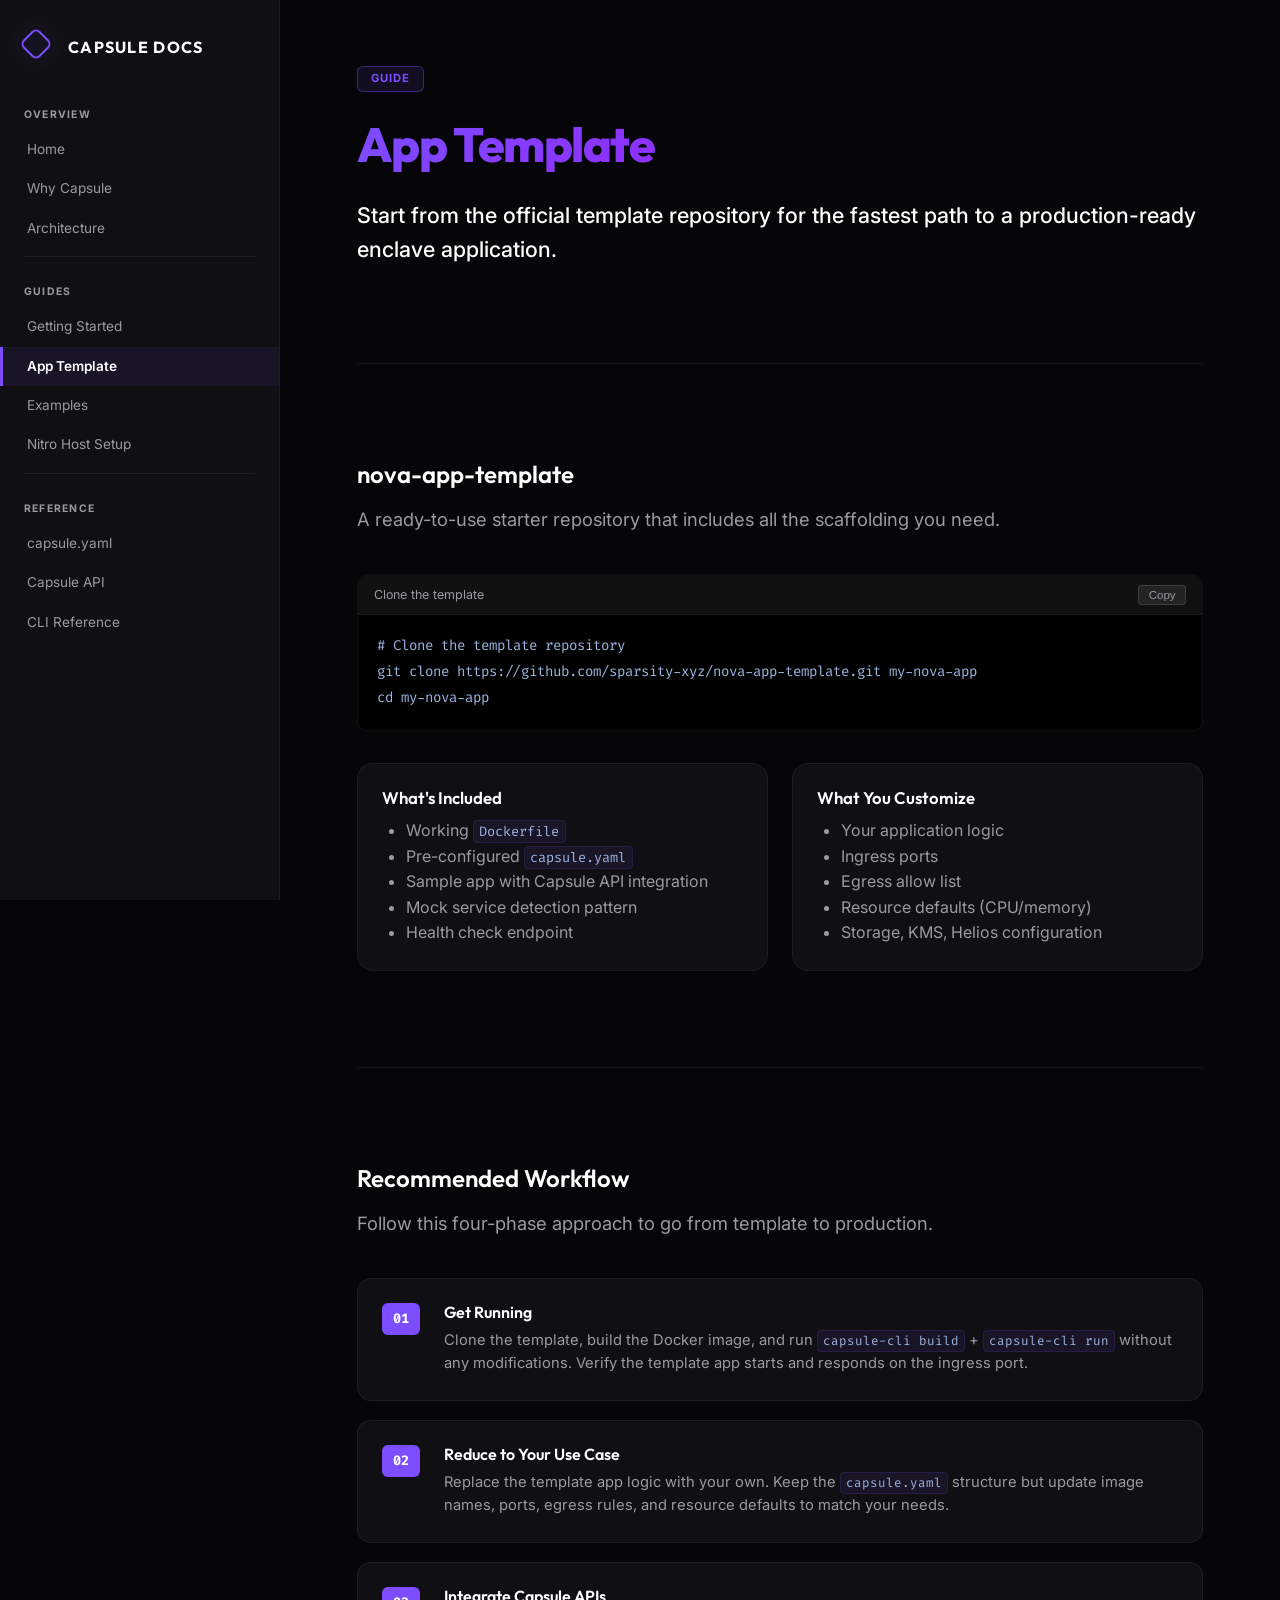
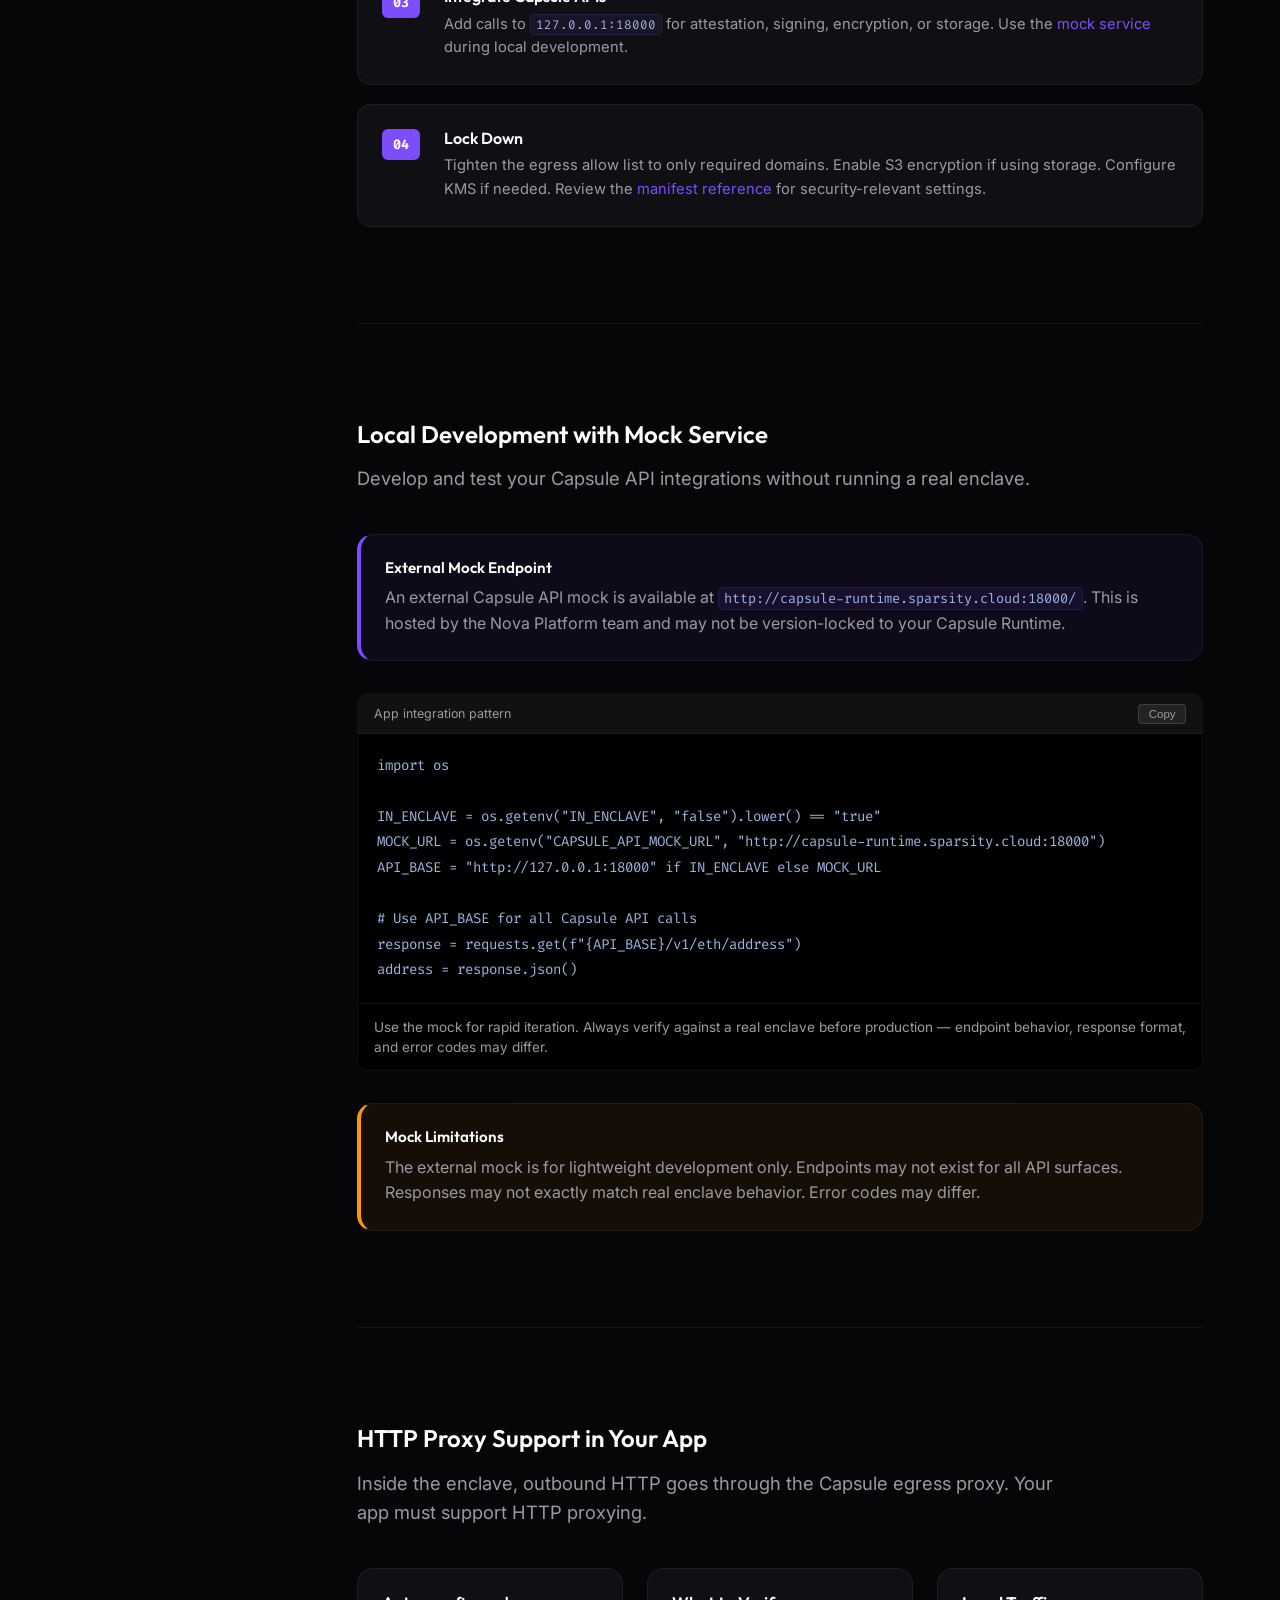
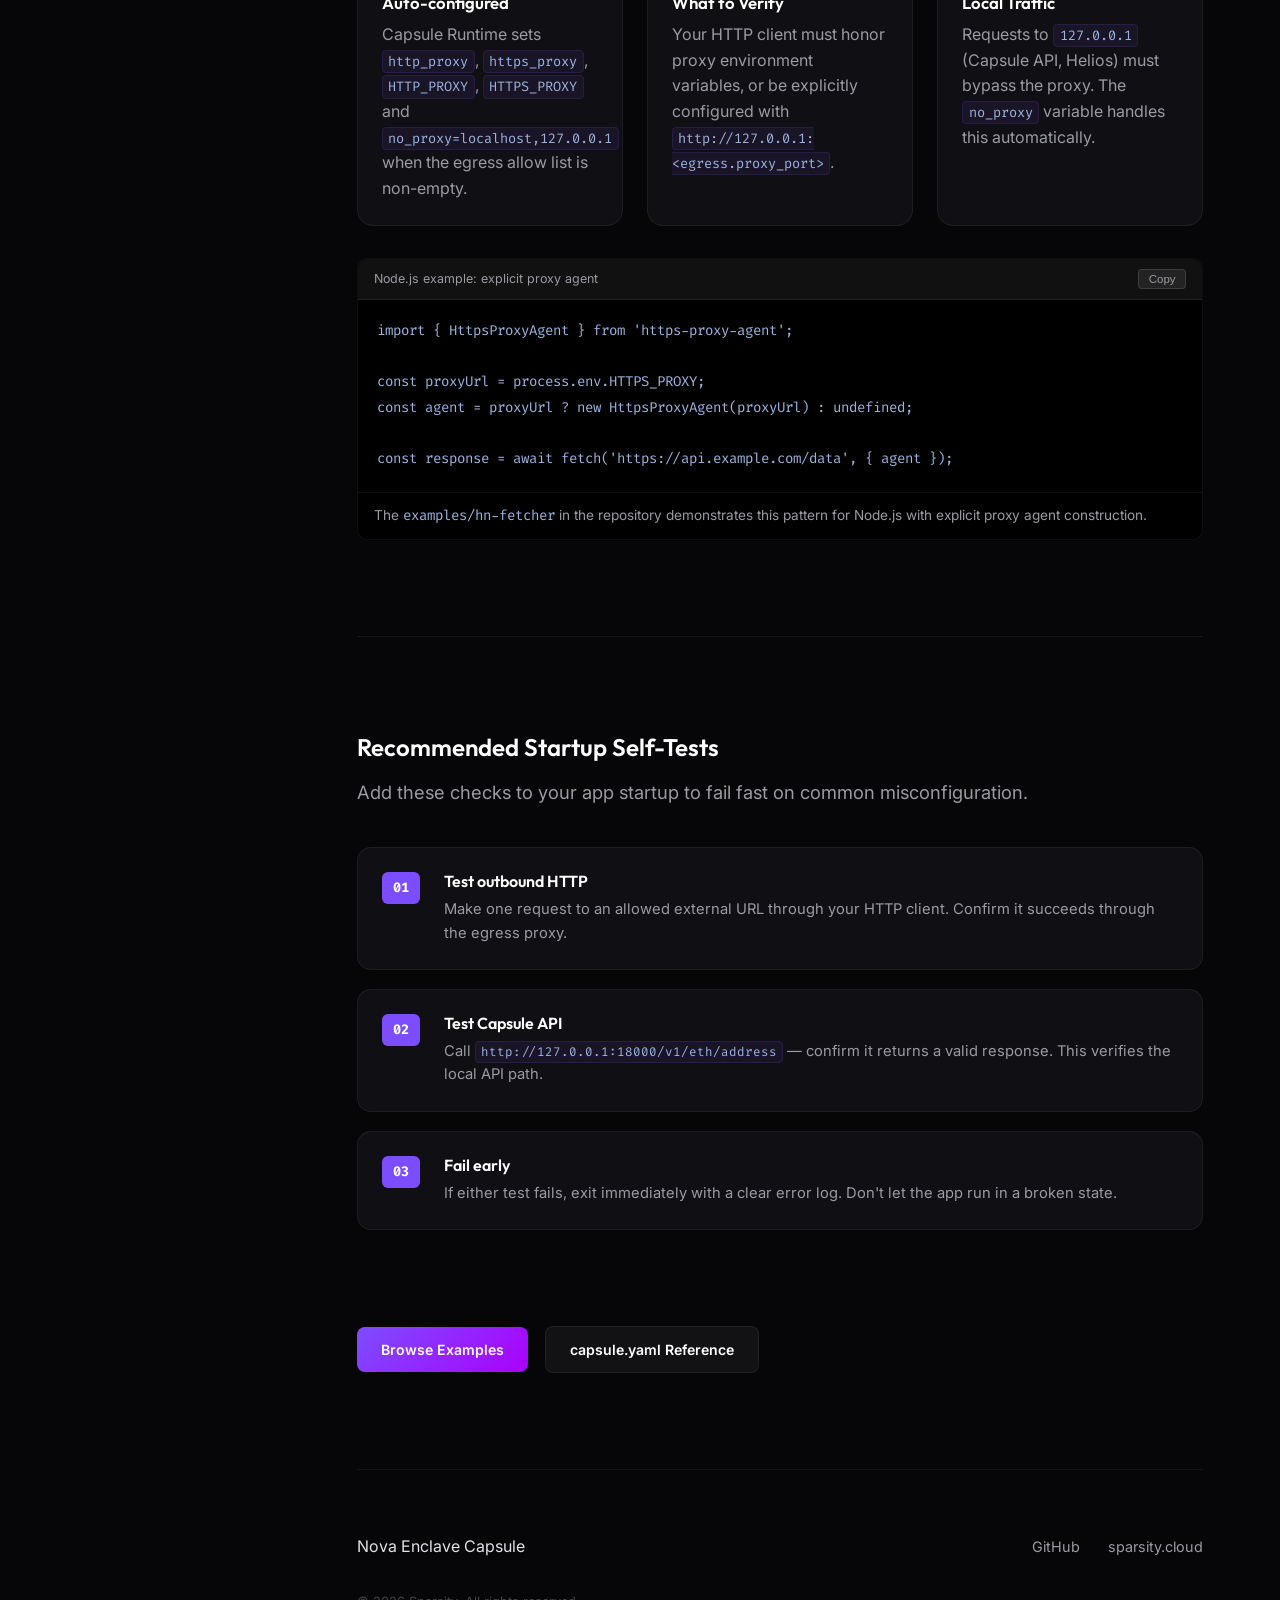
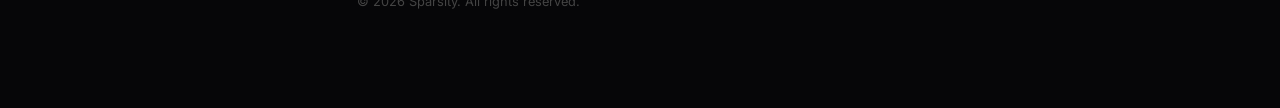
<file: webpages/app-template.html>
<!DOCTYPE html>
<html lang="en">
<head>
    <meta charset="UTF-8">
    <meta name="viewport" content="width=device-width, initial-scale=1.0">
    <meta name="description" content="Use the Nova App Template to scaffold a production-ready enclave application.">
    <title>App Template — Capsule Developer Docs</title>
    <link rel="preconnect" href="https://fonts.googleapis.com">
    <link rel="preconnect" href="https://fonts.gstatic.com" crossorigin>
    <link href="https://fonts.googleapis.com/css2?family=Outfit:wght@400;500;600;700;800&amp;family=Inter:wght@400;500;600&amp;family=Fira+Code:wght@400;500&amp;display=swap" rel="stylesheet">
    <link rel="stylesheet" href="styles.css">
</head>
<body>
<div class="layout">
    <aside class="sidebar">
        <div class="brand">
            <div class="logo-stack"><div class="logo-box"></div><div class="logo-box blur"></div></div>
            <div><h1>Capsule Docs</h1></div>
        </div>
        <nav id="nav">
            <div class="nav-section-label">Overview</div>
            <a href="index.html" class="nav-link">Home</a>
            <a href="why-capsule.html" class="nav-link">Why Capsule</a>
            <a href="architecture.html" class="nav-link">Architecture</a>
            <div class="nav-divider"></div>
            <div class="nav-section-label">Guides</div>
            <a href="getting-started.html" class="nav-link">Getting Started</a>
            <a href="app-template.html" class="nav-link">App Template</a>
            <a href="examples.html" class="nav-link">Examples</a>
            <a href="nitro-setup.html" class="nav-link">Nitro Host Setup</a>
            <div class="nav-divider"></div>
            <div class="nav-section-label">Reference</div>
            <a href="capsule-yaml.html" class="nav-link">capsule.yaml</a>
            <a href="api-reference.html" class="nav-link">Capsule API</a>
            <a href="cli-reference.html" class="nav-link">CLI Reference</a>
        </nav>
    </aside>

    <main class="content">
        <section class="section hero">
            <div class="badge">Guide</div>
            <h1 class="gradient-text">App Template</h1>
            <p class="lead">Start from the official template repository for the fastest path to a production-ready enclave application.</p>
        </section>

        <hr class="divider">

        <!-- nova-app-template -->
        <section class="section" id="template">
            <div class="section-header">
                <h2>nova-app-template</h2>
                <p>A ready-to-use starter repository that includes all the scaffolding you need.</p>
            </div>

            <div class="code-box-wrapper">
                <div class="code-box-header">Clone the template</div>
<pre><code># Clone the template repository
git clone https://github.com/sparsity-xyz/nova-app-template.git my-nova-app
cd my-nova-app</code></pre>
            </div>

            <div class="doc-grid" style="margin-top: 2rem;">
                <div class="doc-card">
                    <h3>What's Included</h3>
                    <ul style="padding-left: 1.5rem; color: var(--text-muted);">
                        <li>Working <code>Dockerfile</code></li>
                        <li>Pre-configured <code>capsule.yaml</code></li>
                        <li>Sample app with Capsule API integration</li>
                        <li>Mock service detection pattern</li>
                        <li>Health check endpoint</li>
                    </ul>
                </div>
                <div class="doc-card">
                    <h3>What You Customize</h3>
                    <ul style="padding-left: 1.5rem; color: var(--text-muted);">
                        <li>Your application logic</li>
                        <li>Ingress ports</li>
                        <li>Egress allow list</li>
                        <li>Resource defaults (CPU/memory)</li>
                        <li>Storage, KMS, Helios configuration</li>
                    </ul>
                </div>
            </div>
        </section>

        <hr class="divider">

        <!-- Workflow -->
        <section class="section" id="workflow">
            <div class="section-header">
                <h2>Recommended Workflow</h2>
                <p>Follow this four-phase approach to go from template to production.</p>
            </div>

            <div class="steps-v2">
                <div class="step-card">
                    <span class="step-tag">01</span>
                    <div>
                        <h3>Get Running</h3>
                        <p>Clone the template, build the Docker image, and run <code>capsule-cli build</code> + <code>capsule-cli run</code> without any modifications. Verify the template app starts and responds on the ingress port.</p>
                    </div>
                </div>
                <div class="step-card">
                    <span class="step-tag">02</span>
                    <div>
                        <h3>Reduce to Your Use Case</h3>
                        <p>Replace the template app logic with your own. Keep the <code>capsule.yaml</code> structure but update image names, ports, egress rules, and resource defaults to match your needs.</p>
                    </div>
                </div>
                <div class="step-card">
                    <span class="step-tag">03</span>
                    <div>
                        <h3>Integrate Capsule APIs</h3>
                        <p>Add calls to <code>127.0.0.1:18000</code> for attestation, signing, encryption, or storage. Use the <a href="api-reference.html#mock">mock service</a> during local development.</p>
                    </div>
                </div>
                <div class="step-card">
                    <span class="step-tag">04</span>
                    <div>
                        <h3>Lock Down</h3>
                        <p>Tighten the egress allow list to only required domains. Enable S3 encryption if using storage. Configure KMS if needed. Review the <a href="capsule-yaml.html">manifest reference</a> for security-relevant settings.</p>
                    </div>
                </div>
            </div>
        </section>

        <hr class="divider">

        <!-- Local Development -->
        <section class="section" id="local-dev">
            <div class="section-header">
                <h2>Local Development with Mock Service</h2>
                <p>Develop and test your Capsule API integrations without running a real enclave.</p>
            </div>

            <div class="callout">
                <h4>External Mock Endpoint</h4>
                <p>An external Capsule API mock is available at <code>http://capsule-runtime.sparsity.cloud:18000/</code>. This is hosted by the Nova Platform team and may not be version-locked to your Capsule Runtime.</p>
            </div>

            <div class="code-box-wrapper" style="margin-top: 2rem;">
                <div class="code-box-header">App integration pattern</div>
<pre><code>import os

IN_ENCLAVE = os.getenv("IN_ENCLAVE", "false").lower() == "true"
MOCK_URL = os.getenv("CAPSULE_API_MOCK_URL", "http://capsule-runtime.sparsity.cloud:18000")
API_BASE = "http://127.0.0.1:18000" if IN_ENCLAVE else MOCK_URL

# Use API_BASE for all Capsule API calls
response = requests.get(f"{API_BASE}/v1/eth/address")
address = response.json()</code></pre>
                <div class="code-note">
                    Use the mock for rapid iteration. Always verify against a real enclave before production — endpoint behavior, response format, and error codes may differ.
                </div>
            </div>

            <div class="callout warning" style="margin-top: 2rem;">
                <h4>Mock Limitations</h4>
                <p>The external mock is for lightweight development only. Endpoints may not exist for all API surfaces. Responses may not exactly match real enclave behavior. Error codes may differ.</p>
            </div>
        </section>

        <hr class="divider">

        <!-- Proxy Support -->
        <section class="section" id="proxy">
            <div class="section-header">
                <h2>HTTP Proxy Support in Your App</h2>
                <p>Inside the enclave, outbound HTTP goes through the Capsule egress proxy. Your app must support HTTP proxying.</p>
            </div>

            <div class="doc-grid">
                <div class="doc-card">
                    <h3>Auto-configured</h3>
                    <p>Capsule Runtime sets <code>http_proxy</code>, <code>https_proxy</code>, <code>HTTP_PROXY</code>, <code>HTTPS_PROXY</code> and <code>no_proxy=localhost,127.0.0.1</code> when the egress allow list is non-empty.</p>
                </div>
                <div class="doc-card">
                    <h3>What to Verify</h3>
                    <p>Your HTTP client must honor proxy environment variables, or be explicitly configured with <code>http://127.0.0.1:&lt;egress.proxy_port&gt;</code>.</p>
                </div>
                <div class="doc-card">
                    <h3>Local Traffic</h3>
                    <p>Requests to <code>127.0.0.1</code> (Capsule API, Helios) must bypass the proxy. The <code>no_proxy</code> variable handles this automatically.</p>
                </div>
            </div>

            <div class="code-box-wrapper" style="margin-top: 2rem;">
                <div class="code-box-header">Node.js example: explicit proxy agent</div>
<pre><code>import { HttpsProxyAgent } from 'https-proxy-agent';

const proxyUrl = process.env.HTTPS_PROXY;
const agent = proxyUrl ? new HttpsProxyAgent(proxyUrl) : undefined;

const response = await fetch('https://api.example.com/data', { agent });</code></pre>
                <div class="code-note">
                    The <code>examples/hn-fetcher</code> in the repository demonstrates this pattern for Node.js with explicit proxy agent construction.
                </div>
            </div>
        </section>

        <hr class="divider">

        <!-- Startup Self-Test -->
        <section class="section" id="self-test">
            <div class="section-header">
                <h2>Recommended Startup Self-Tests</h2>
                <p>Add these checks to your app startup to fail fast on common misconfiguration.</p>
            </div>

            <div class="steps-v2">
                <div class="step-card">
                    <span class="step-tag">01</span>
                    <div>
                        <h3>Test outbound HTTP</h3>
                        <p>Make one request to an allowed external URL through your HTTP client. Confirm it succeeds through the egress proxy.</p>
                    </div>
                </div>
                <div class="step-card">
                    <span class="step-tag">02</span>
                    <div>
                        <h3>Test Capsule API</h3>
                        <p>Call <code>http://127.0.0.1:18000/v1/eth/address</code> — confirm it returns a valid response. This verifies the local API path.</p>
                    </div>
                </div>
                <div class="step-card">
                    <span class="step-tag">03</span>
                    <div>
                        <h3>Fail early</h3>
                        <p>If either test fails, exit immediately with a clear error log. Don't let the app run in a broken state.</p>
                    </div>
                </div>
            </div>
        </section>

        <section class="section">
            <div class="quick-links">
                <a href="examples.html" class="btn btn-primary">Browse Examples</a>
                <a href="capsule-yaml.html" class="btn btn-secondary">capsule.yaml Reference</a>
            </div>
        </section>

        <footer class="footer">
            <div class="footer-content">
                <span>Nova Enclave Capsule</span>
                <div class="footer-links">
                    <a href="https://github.com/sparsity-xyz/nova-enclave-capsule" target="_blank" rel="noreferrer">GitHub</a>
                    <a href="https://sparsity.cloud" target="_blank" rel="noreferrer">sparsity.cloud</a>
                </div>
            </div>
            <div class="footer-bottom">&copy; 2026 Sparsity. All rights reserved.</div>
        </footer>
    </main>
</div>
<script src="script.js"></script>
</body>
</html>
</file>
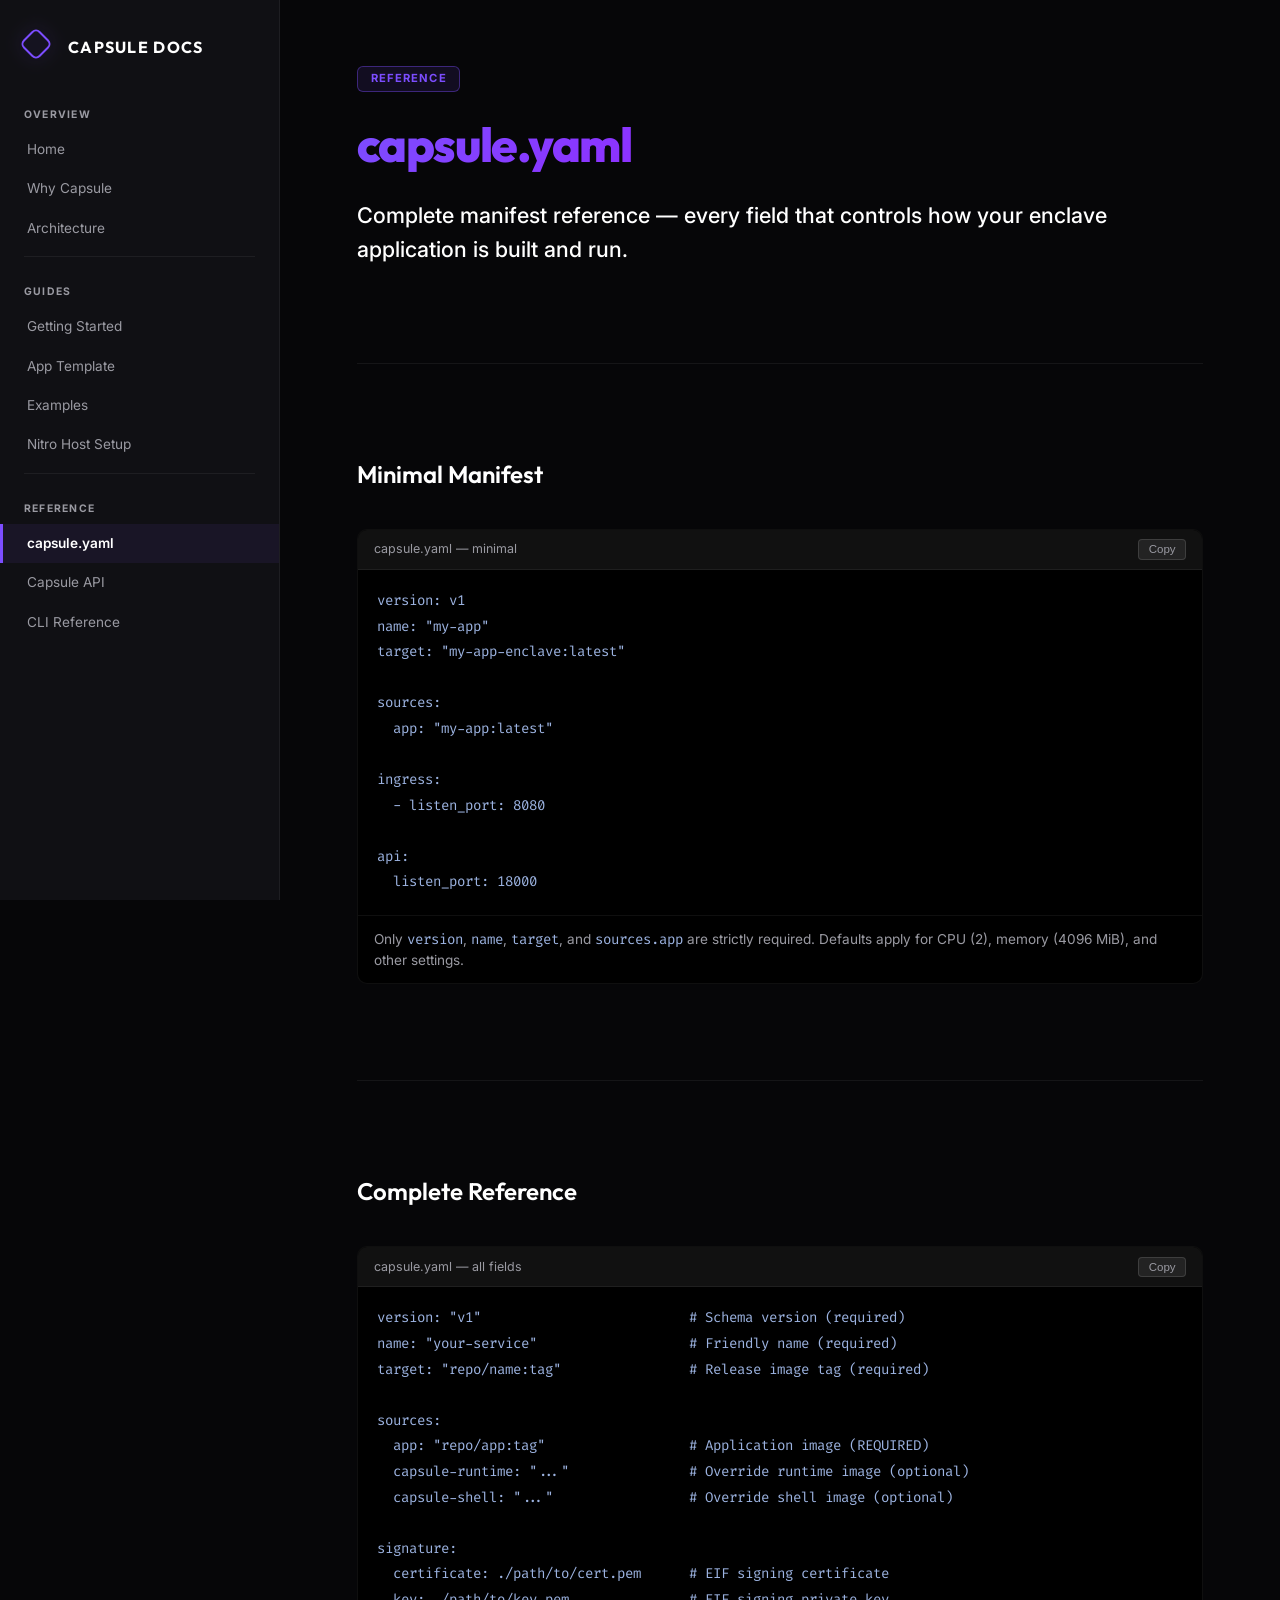
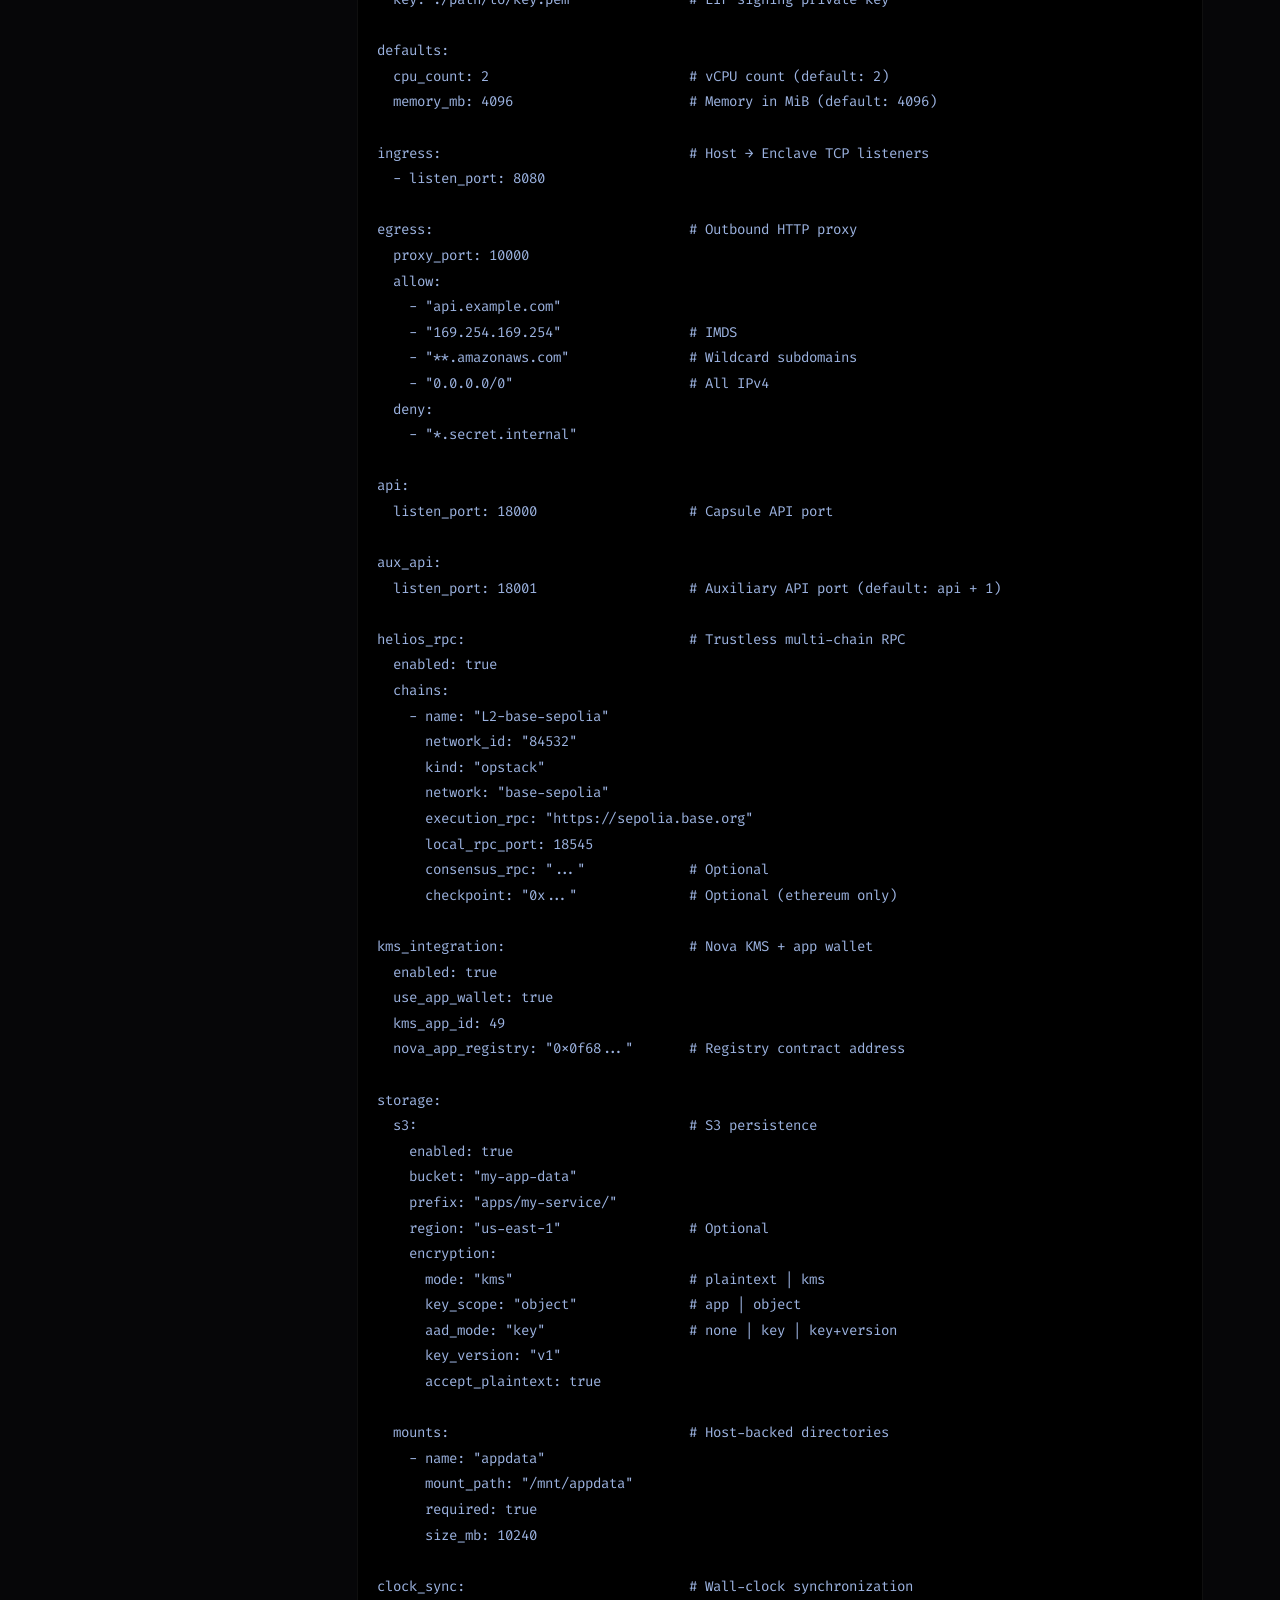
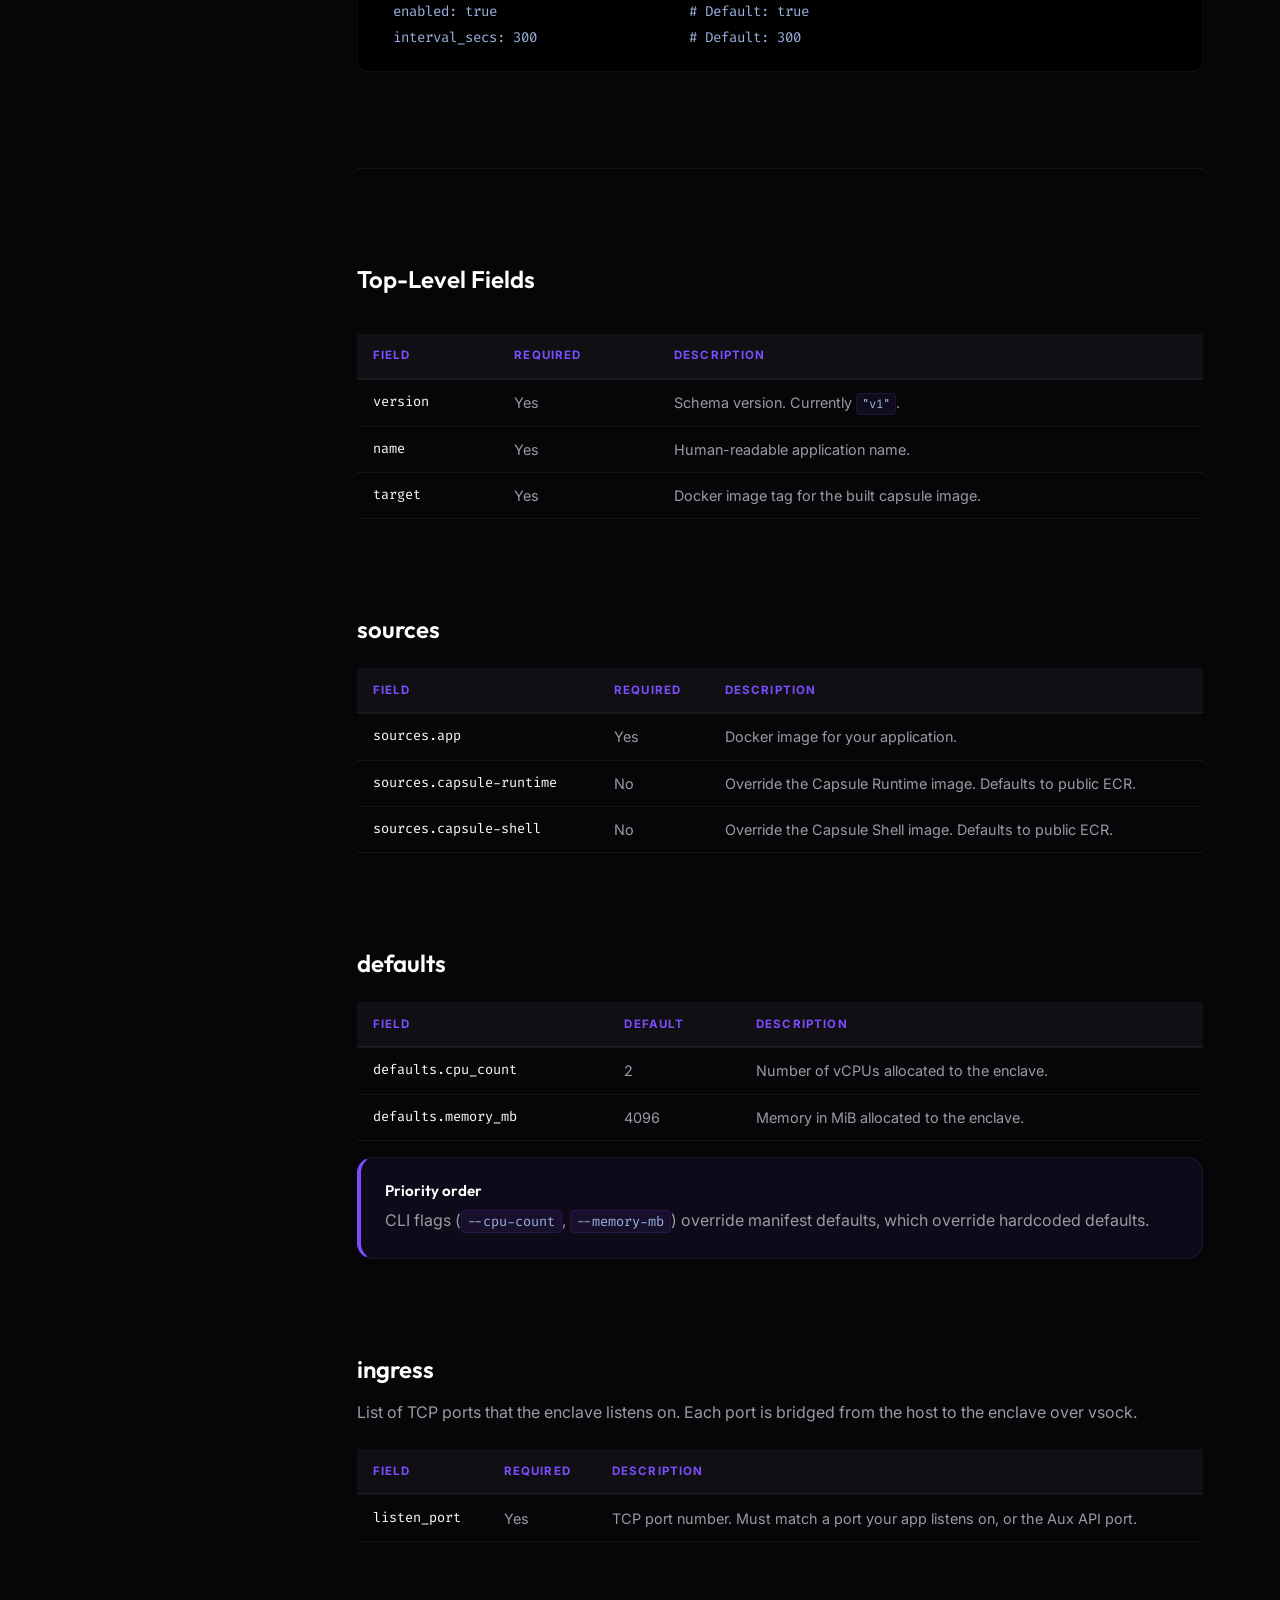
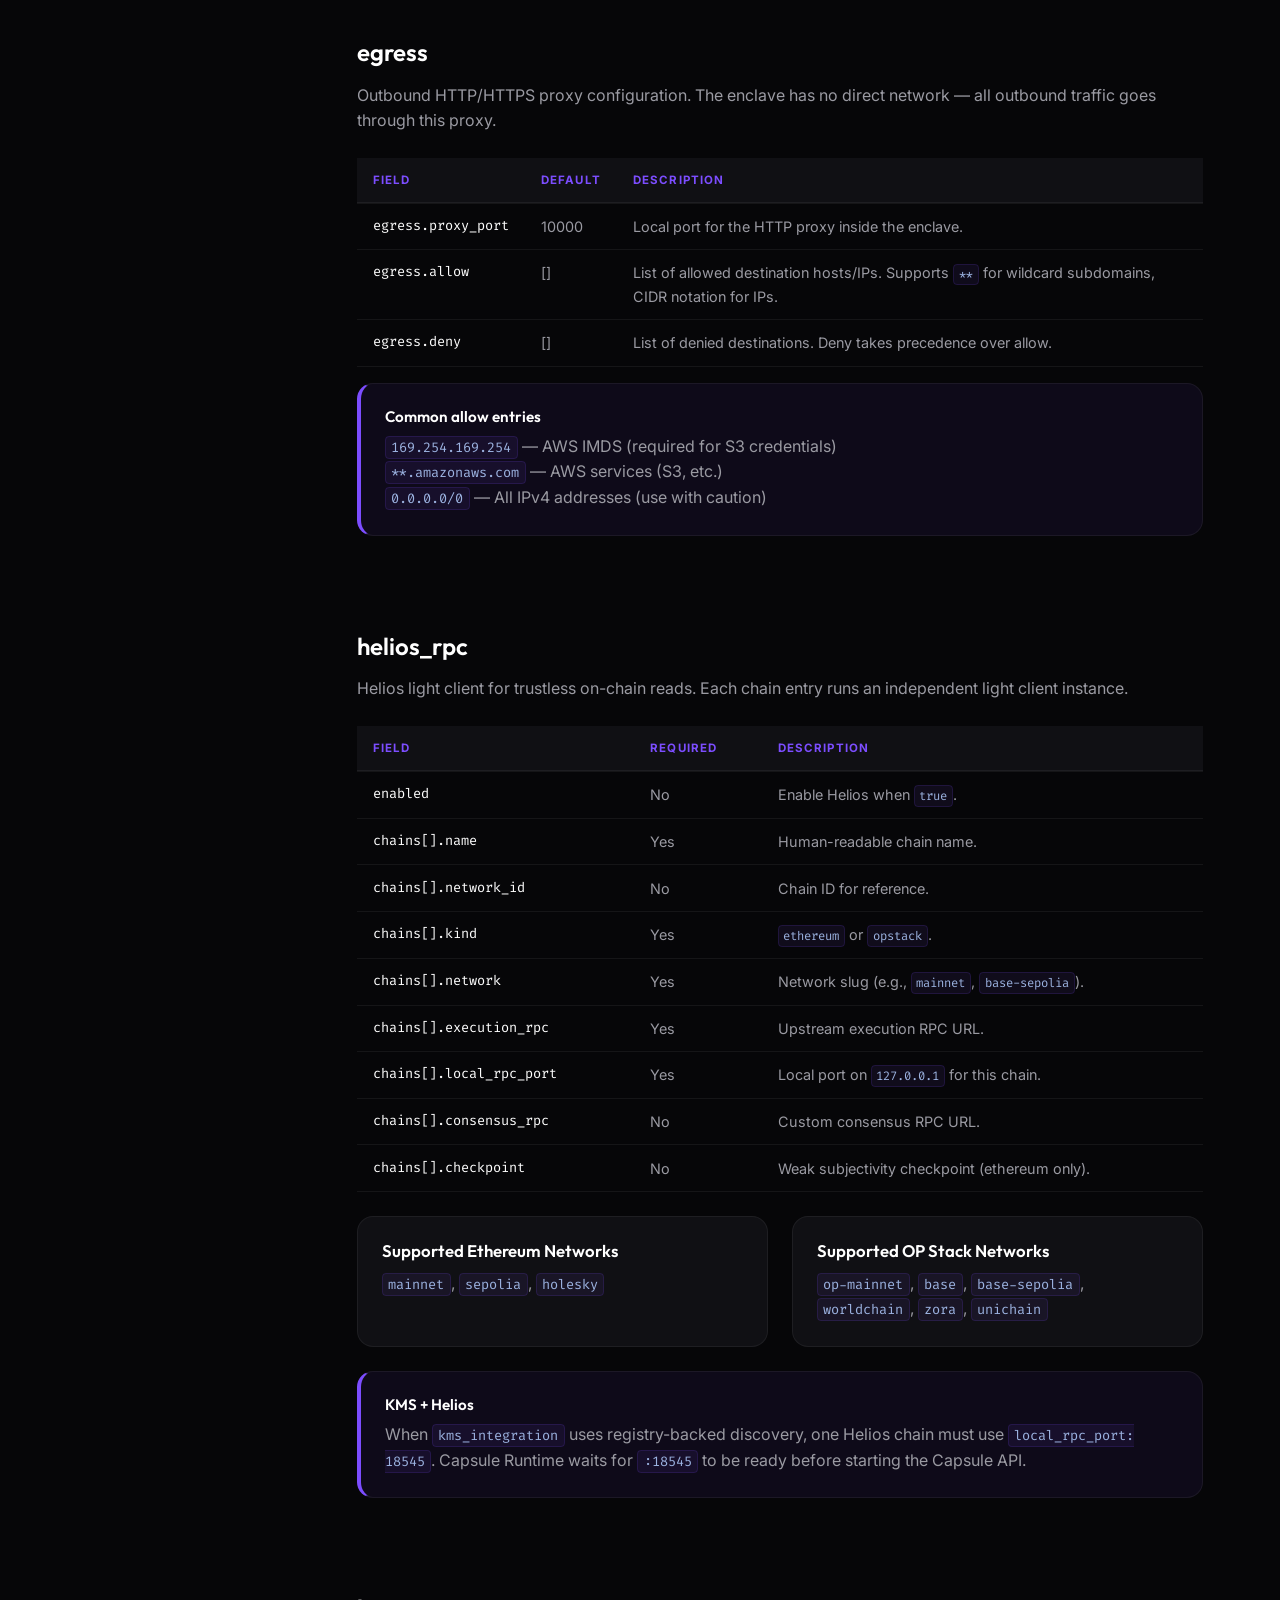
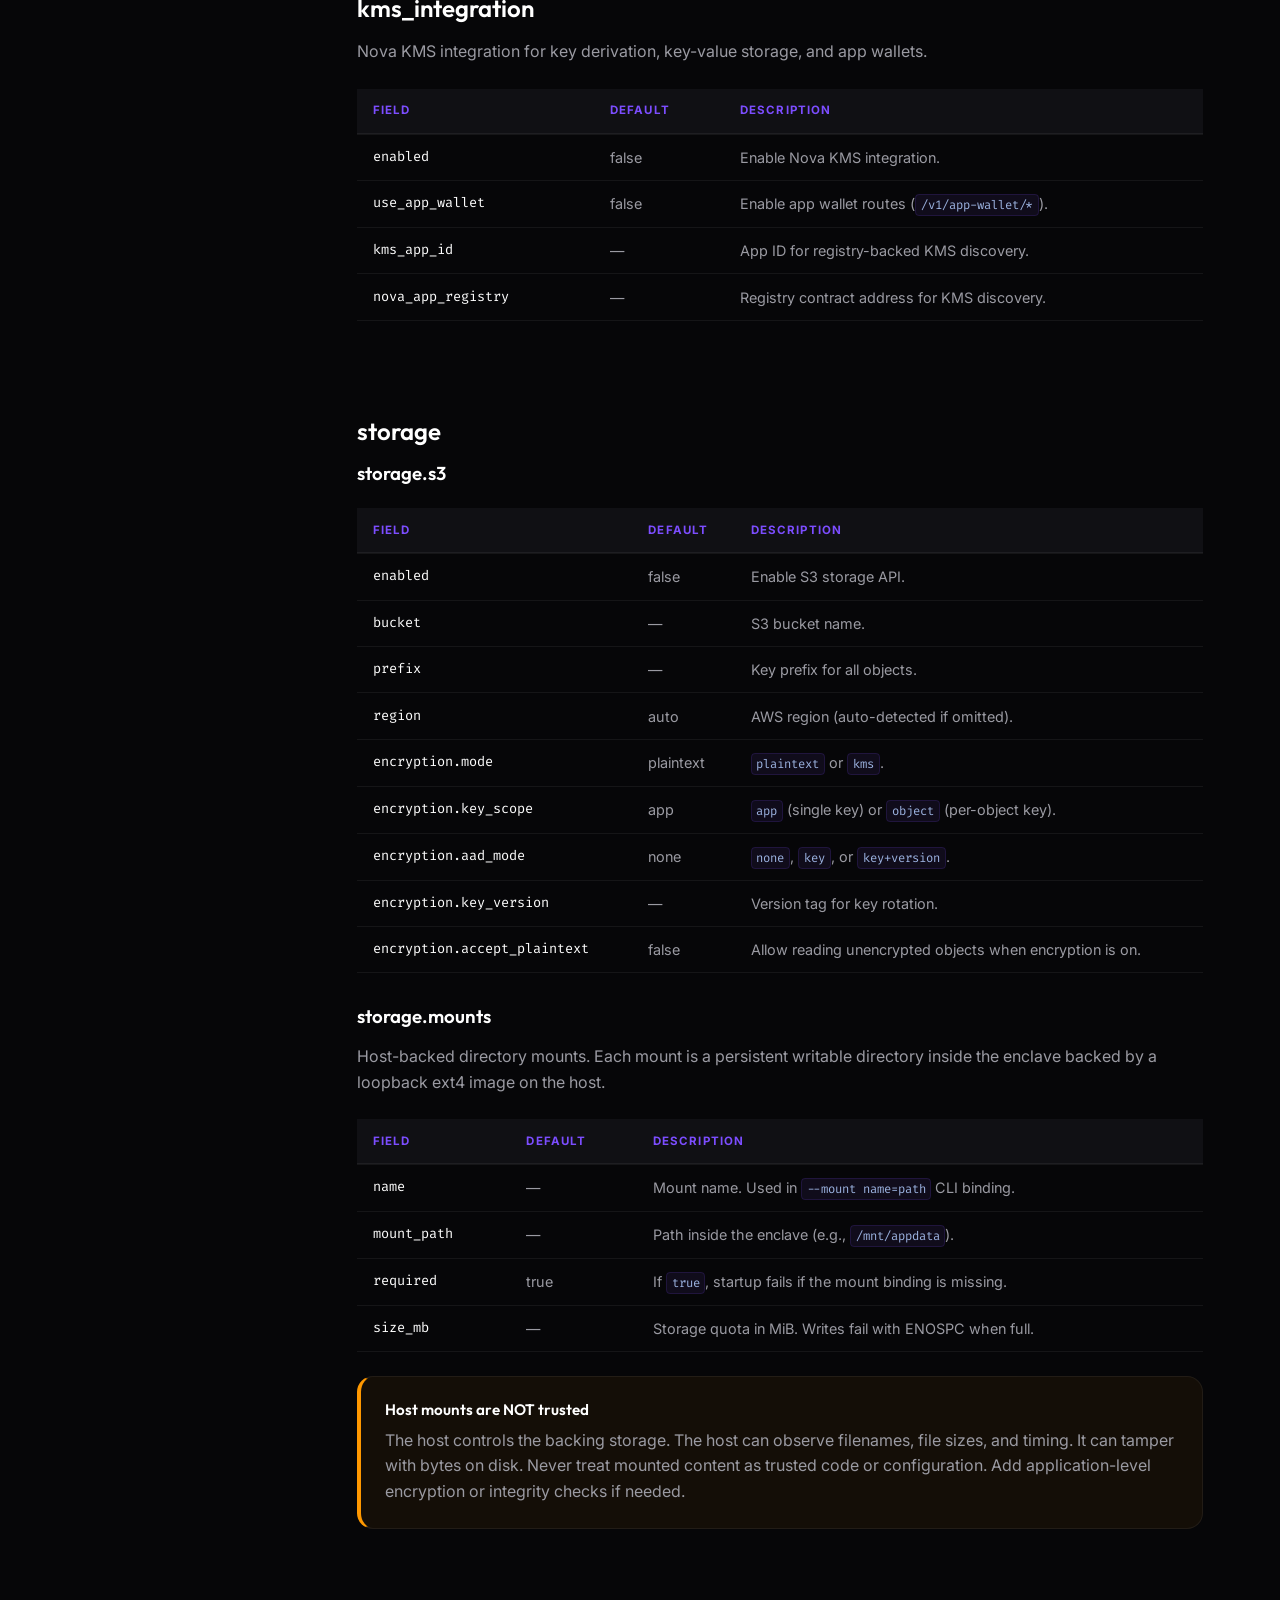
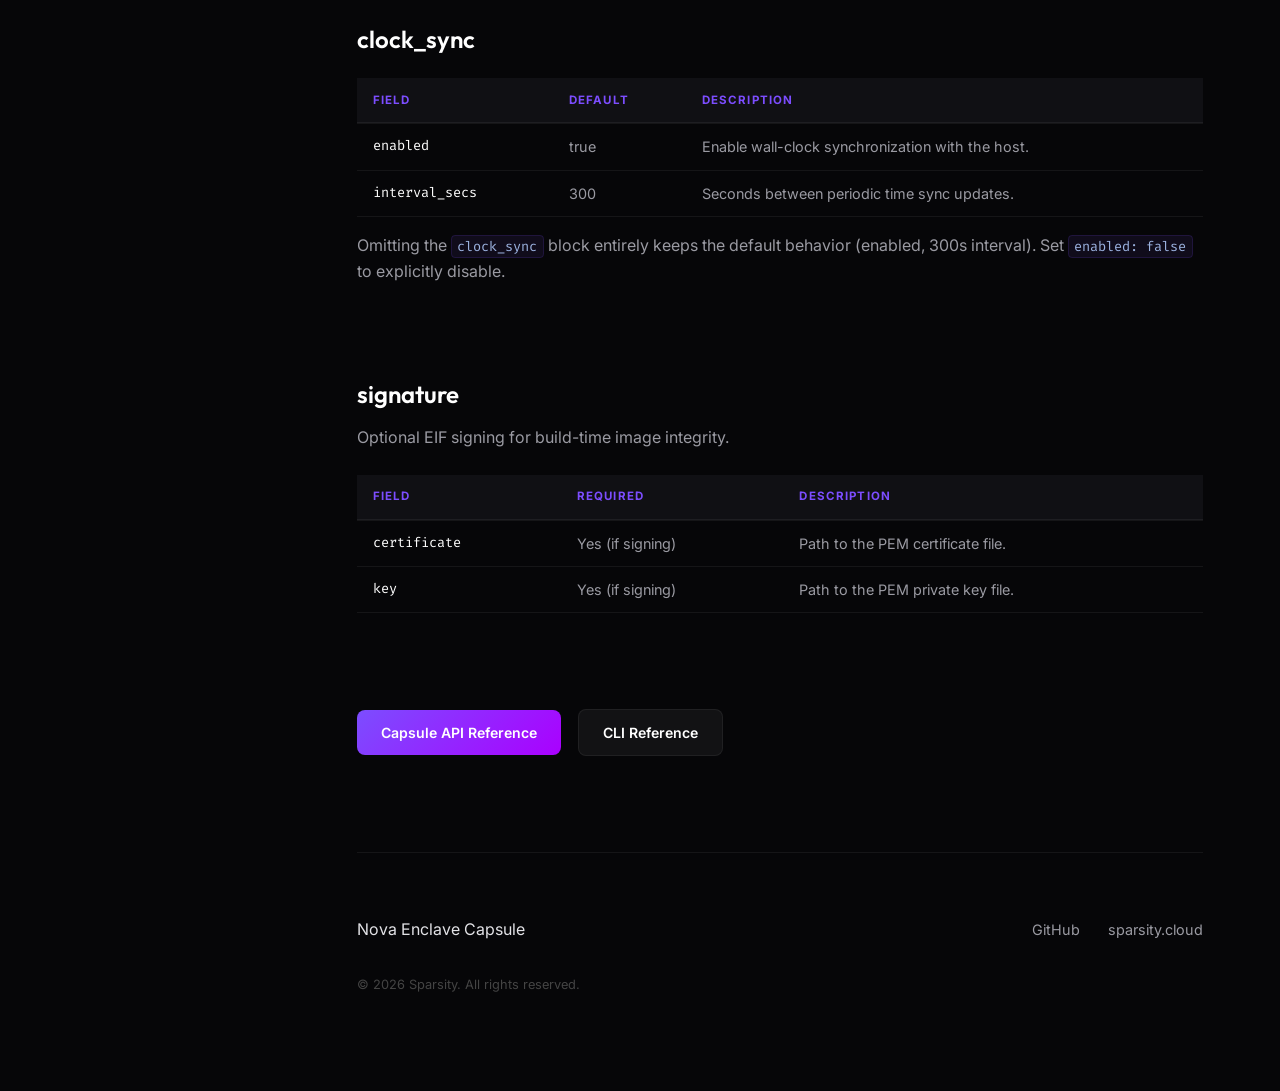
<file: webpages/capsule-yaml.html>
<!DOCTYPE html>
<html lang="en">
<head>
    <meta charset="UTF-8">
    <meta name="viewport" content="width=device-width, initial-scale=1.0">
    <meta name="description" content="Complete capsule.yaml manifest reference — all configuration options for Nova Enclave Capsule.">
    <title>capsule.yaml Reference — Capsule Developer Docs</title>
    <link rel="preconnect" href="https://fonts.googleapis.com">
    <link rel="preconnect" href="https://fonts.gstatic.com" crossorigin>
    <link href="https://fonts.googleapis.com/css2?family=Outfit:wght@400;500;600;700;800&amp;family=Inter:wght@400;500;600&amp;family=Fira+Code:wght@400;500&amp;display=swap" rel="stylesheet">
    <link rel="stylesheet" href="styles.css">
</head>
<body>
<div class="layout">
    <aside class="sidebar">
        <div class="brand">
            <div class="logo-stack"><div class="logo-box"></div><div class="logo-box blur"></div></div>
            <div><h1>Capsule Docs</h1></div>
        </div>
        <nav id="nav">
            <div class="nav-section-label">Overview</div>
            <a href="index.html" class="nav-link">Home</a>
            <a href="why-capsule.html" class="nav-link">Why Capsule</a>
            <a href="architecture.html" class="nav-link">Architecture</a>
            <div class="nav-divider"></div>
            <div class="nav-section-label">Guides</div>
            <a href="getting-started.html" class="nav-link">Getting Started</a>
            <a href="app-template.html" class="nav-link">App Template</a>
            <a href="examples.html" class="nav-link">Examples</a>
            <a href="nitro-setup.html" class="nav-link">Nitro Host Setup</a>
            <div class="nav-divider"></div>
            <div class="nav-section-label">Reference</div>
            <a href="capsule-yaml.html" class="nav-link">capsule.yaml</a>
            <a href="api-reference.html" class="nav-link">Capsule API</a>
            <a href="cli-reference.html" class="nav-link">CLI Reference</a>
        </nav>
    </aside>

    <main class="content">
        <section class="section hero">
            <div class="badge">Reference</div>
            <h1 class="gradient-text">capsule.yaml</h1>
            <p class="lead">Complete manifest reference — every field that controls how your enclave application is built and run.</p>
        </section>

        <hr class="divider">

        <!-- Minimal Example -->
        <section class="section" id="minimal">
            <div class="section-header">
                <h2>Minimal Manifest</h2>
            </div>

            <div class="code-box-wrapper">
                <div class="code-box-header">capsule.yaml — minimal</div>
<pre><code>version: v1
name: "my-app"
target: "my-app-enclave:latest"

sources:
  app: "my-app:latest"

ingress:
  - listen_port: 8080

api:
  listen_port: 18000</code></pre>
                <div class="code-note">
                    Only <code>version</code>, <code>name</code>, <code>target</code>, and <code>sources.app</code> are strictly required. Defaults apply for CPU (2), memory (4096 MiB), and other settings.
                </div>
            </div>
        </section>

        <hr class="divider">

        <!-- Full Reference -->
        <section class="section" id="full">
            <div class="section-header">
                <h2>Complete Reference</h2>
            </div>

            <div class="code-box-wrapper">
                <div class="code-box-header">capsule.yaml — all fields</div>
<pre><code>version: "v1"                          # Schema version (required)
name: "your-service"                   # Friendly name (required)
target: "repo/name:tag"                # Release image tag (required)

sources:
  app: "repo/app:tag"                  # Application image (REQUIRED)
  capsule-runtime: "..."               # Override runtime image (optional)
  capsule-shell: "..."                 # Override shell image (optional)

signature:
  certificate: ./path/to/cert.pem      # EIF signing certificate
  key: ./path/to/key.pem               # EIF signing private key

defaults:
  cpu_count: 2                         # vCPU count (default: 2)
  memory_mb: 4096                      # Memory in MiB (default: 4096)

ingress:                               # Host → Enclave TCP listeners
  - listen_port: 8080

egress:                                # Outbound HTTP proxy
  proxy_port: 10000
  allow:
    - "api.example.com"
    - "169.254.169.254"                # IMDS
    - "**.amazonaws.com"               # Wildcard subdomains
    - "0.0.0.0/0"                      # All IPv4
  deny:
    - "*.secret.internal"

api:
  listen_port: 18000                   # Capsule API port

aux_api:
  listen_port: 18001                   # Auxiliary API port (default: api + 1)

helios_rpc:                            # Trustless multi-chain RPC
  enabled: true
  chains:
    - name: "L2-base-sepolia"
      network_id: "84532"
      kind: "opstack"
      network: "base-sepolia"
      execution_rpc: "https://sepolia.base.org"
      local_rpc_port: 18545
      consensus_rpc: "..."             # Optional
      checkpoint: "0x..."              # Optional (ethereum only)

kms_integration:                       # Nova KMS + app wallet
  enabled: true
  use_app_wallet: true
  kms_app_id: 49
  nova_app_registry: "0x0f68..."       # Registry contract address

storage:
  s3:                                  # S3 persistence
    enabled: true
    bucket: "my-app-data"
    prefix: "apps/my-service/"
    region: "us-east-1"                # Optional
    encryption:
      mode: "kms"                      # plaintext | kms
      key_scope: "object"              # app | object
      aad_mode: "key"                  # none | key | key+version
      key_version: "v1"
      accept_plaintext: true

  mounts:                              # Host-backed directories
    - name: "appdata"
      mount_path: "/mnt/appdata"
      required: true
      size_mb: 10240

clock_sync:                            # Wall-clock synchronization
  enabled: true                        # Default: true
  interval_secs: 300                   # Default: 300</code></pre>
            </div>
        </section>

        <hr class="divider">

        <!-- Field-by-field reference -->
        <section class="section" id="fields-top">
            <div class="section-header">
                <h2>Top-Level Fields</h2>
            </div>

            <table class="config-table">
                <thead>
                    <tr><th>Field</th><th>Required</th><th>Description</th></tr>
                </thead>
                <tbody>
                    <tr><td>version</td><td>Yes</td><td>Schema version. Currently <code>"v1"</code>.</td></tr>
                    <tr><td>name</td><td>Yes</td><td>Human-readable application name.</td></tr>
                    <tr><td>target</td><td>Yes</td><td>Docker image tag for the built capsule image.</td></tr>
                </tbody>
            </table>
        </section>

        <section class="section" id="fields-sources">
            <h2>sources</h2>
            <table class="config-table">
                <thead>
                    <tr><th>Field</th><th>Required</th><th>Description</th></tr>
                </thead>
                <tbody>
                    <tr><td>sources.app</td><td>Yes</td><td>Docker image for your application.</td></tr>
                    <tr><td>sources.capsule-runtime</td><td>No</td><td>Override the Capsule Runtime image. Defaults to public ECR.</td></tr>
                    <tr><td>sources.capsule-shell</td><td>No</td><td>Override the Capsule Shell image. Defaults to public ECR.</td></tr>
                </tbody>
            </table>
        </section>

        <section class="section" id="fields-defaults">
            <h2>defaults</h2>
            <table class="config-table">
                <thead>
                    <tr><th>Field</th><th>Default</th><th>Description</th></tr>
                </thead>
                <tbody>
                    <tr><td>defaults.cpu_count</td><td>2</td><td>Number of vCPUs allocated to the enclave.</td></tr>
                    <tr><td>defaults.memory_mb</td><td>4096</td><td>Memory in MiB allocated to the enclave.</td></tr>
                </tbody>
            </table>
            <div class="callout" style="margin-top: 1rem;">
                <h4>Priority order</h4>
                <p>CLI flags (<code>--cpu-count</code>, <code>--memory-mb</code>) override manifest defaults, which override hardcoded defaults.</p>
            </div>
        </section>

        <section class="section" id="fields-ingress">
            <h2>ingress</h2>
            <p>List of TCP ports that the enclave listens on. Each port is bridged from the host to the enclave over vsock.</p>
            <table class="config-table">
                <thead>
                    <tr><th>Field</th><th>Required</th><th>Description</th></tr>
                </thead>
                <tbody>
                    <tr><td>listen_port</td><td>Yes</td><td>TCP port number. Must match a port your app listens on, or the Aux API port.</td></tr>
                </tbody>
            </table>
        </section>

        <section class="section" id="fields-egress">
            <h2>egress</h2>
            <p>Outbound HTTP/HTTPS proxy configuration. The enclave has no direct network — all outbound traffic goes through this proxy.</p>
            <table class="config-table">
                <thead>
                    <tr><th>Field</th><th>Default</th><th>Description</th></tr>
                </thead>
                <tbody>
                    <tr><td>egress.proxy_port</td><td>10000</td><td>Local port for the HTTP proxy inside the enclave.</td></tr>
                    <tr><td>egress.allow</td><td>[]</td><td>List of allowed destination hosts/IPs. Supports <code>**</code> for wildcard subdomains, CIDR notation for IPs.</td></tr>
                    <tr><td>egress.deny</td><td>[]</td><td>List of denied destinations. Deny takes precedence over allow.</td></tr>
                </tbody>
            </table>

            <div class="callout" style="margin-top: 1rem;">
                <h4>Common allow entries</h4>
                <p><code>169.254.169.254</code> — AWS IMDS (required for S3 credentials)<br>
                <code>**.amazonaws.com</code> — AWS services (S3, etc.)<br>
                <code>0.0.0.0/0</code> — All IPv4 addresses (use with caution)</p>
            </div>
        </section>

        <section class="section" id="fields-helios">
            <h2>helios_rpc</h2>
            <p>Helios light client for trustless on-chain reads. Each chain entry runs an independent light client instance.</p>
            <table class="config-table">
                <thead>
                    <tr><th>Field</th><th>Required</th><th>Description</th></tr>
                </thead>
                <tbody>
                    <tr><td>enabled</td><td>No</td><td>Enable Helios when <code>true</code>.</td></tr>
                    <tr><td>chains[].name</td><td>Yes</td><td>Human-readable chain name.</td></tr>
                    <tr><td>chains[].network_id</td><td>No</td><td>Chain ID for reference.</td></tr>
                    <tr><td>chains[].kind</td><td>Yes</td><td><code>ethereum</code> or <code>opstack</code>.</td></tr>
                    <tr><td>chains[].network</td><td>Yes</td><td>Network slug (e.g., <code>mainnet</code>, <code>base-sepolia</code>).</td></tr>
                    <tr><td>chains[].execution_rpc</td><td>Yes</td><td>Upstream execution RPC URL.</td></tr>
                    <tr><td>chains[].local_rpc_port</td><td>Yes</td><td>Local port on <code>127.0.0.1</code> for this chain.</td></tr>
                    <tr><td>chains[].consensus_rpc</td><td>No</td><td>Custom consensus RPC URL.</td></tr>
                    <tr><td>chains[].checkpoint</td><td>No</td><td>Weak subjectivity checkpoint (ethereum only).</td></tr>
                </tbody>
            </table>

            <div class="doc-grid" style="margin-top: 1.5rem;">
                <div class="doc-card">
                    <h3>Supported Ethereum Networks</h3>
                    <p><code>mainnet</code>, <code>sepolia</code>, <code>holesky</code></p>
                </div>
                <div class="doc-card">
                    <h3>Supported OP Stack Networks</h3>
                    <p><code>op-mainnet</code>, <code>base</code>, <code>base-sepolia</code>, <code>worldchain</code>, <code>zora</code>, <code>unichain</code></p>
                </div>
            </div>

            <div class="callout" style="margin-top: 1.5rem;">
                <h4>KMS + Helios</h4>
                <p>When <code>kms_integration</code> uses registry-backed discovery, one Helios chain must use <code>local_rpc_port: 18545</code>. Capsule Runtime waits for <code>:18545</code> to be ready before starting the Capsule API.</p>
            </div>
        </section>

        <section class="section" id="fields-kms">
            <h2>kms_integration</h2>
            <p>Nova KMS integration for key derivation, key-value storage, and app wallets.</p>
            <table class="config-table">
                <thead>
                    <tr><th>Field</th><th>Default</th><th>Description</th></tr>
                </thead>
                <tbody>
                    <tr><td>enabled</td><td>false</td><td>Enable Nova KMS integration.</td></tr>
                    <tr><td>use_app_wallet</td><td>false</td><td>Enable app wallet routes (<code>/v1/app-wallet/*</code>).</td></tr>
                    <tr><td>kms_app_id</td><td>—</td><td>App ID for registry-backed KMS discovery.</td></tr>
                    <tr><td>nova_app_registry</td><td>—</td><td>Registry contract address for KMS discovery.</td></tr>
                </tbody>
            </table>
        </section>

        <section class="section" id="fields-storage">
            <h2>storage</h2>

            <h3>storage.s3</h3>
            <table class="config-table">
                <thead>
                    <tr><th>Field</th><th>Default</th><th>Description</th></tr>
                </thead>
                <tbody>
                    <tr><td>enabled</td><td>false</td><td>Enable S3 storage API.</td></tr>
                    <tr><td>bucket</td><td>—</td><td>S3 bucket name.</td></tr>
                    <tr><td>prefix</td><td>—</td><td>Key prefix for all objects.</td></tr>
                    <tr><td>region</td><td>auto</td><td>AWS region (auto-detected if omitted).</td></tr>
                    <tr><td>encryption.mode</td><td>plaintext</td><td><code>plaintext</code> or <code>kms</code>.</td></tr>
                    <tr><td>encryption.key_scope</td><td>app</td><td><code>app</code> (single key) or <code>object</code> (per-object key).</td></tr>
                    <tr><td>encryption.aad_mode</td><td>none</td><td><code>none</code>, <code>key</code>, or <code>key+version</code>.</td></tr>
                    <tr><td>encryption.key_version</td><td>—</td><td>Version tag for key rotation.</td></tr>
                    <tr><td>encryption.accept_plaintext</td><td>false</td><td>Allow reading unencrypted objects when encryption is on.</td></tr>
                </tbody>
            </table>

            <h3 style="margin-top: 2rem;">storage.mounts</h3>
            <p>Host-backed directory mounts. Each mount is a persistent writable directory inside the enclave backed by a loopback ext4 image on the host.</p>
            <table class="config-table">
                <thead>
                    <tr><th>Field</th><th>Default</th><th>Description</th></tr>
                </thead>
                <tbody>
                    <tr><td>name</td><td>—</td><td>Mount name. Used in <code>--mount name=path</code> CLI binding.</td></tr>
                    <tr><td>mount_path</td><td>—</td><td>Path inside the enclave (e.g., <code>/mnt/appdata</code>).</td></tr>
                    <tr><td>required</td><td>true</td><td>If <code>true</code>, startup fails if the mount binding is missing.</td></tr>
                    <tr><td>size_mb</td><td>—</td><td>Storage quota in MiB. Writes fail with ENOSPC when full.</td></tr>
                </tbody>
            </table>

            <div class="callout warning" style="margin-top: 1.5rem;">
                <h4>Host mounts are NOT trusted</h4>
                <p>The host controls the backing storage. The host can observe filenames, file sizes, and timing. It can tamper with bytes on disk. Never treat mounted content as trusted code or configuration. Add application-level encryption or integrity checks if needed.</p>
            </div>
        </section>

        <section class="section" id="fields-clock">
            <h2>clock_sync</h2>
            <table class="config-table">
                <thead>
                    <tr><th>Field</th><th>Default</th><th>Description</th></tr>
                </thead>
                <tbody>
                    <tr><td>enabled</td><td>true</td><td>Enable wall-clock synchronization with the host.</td></tr>
                    <tr><td>interval_secs</td><td>300</td><td>Seconds between periodic time sync updates.</td></tr>
                </tbody>
            </table>
            <p style="margin-top: 1rem;">Omitting the <code>clock_sync</code> block entirely keeps the default behavior (enabled, 300s interval). Set <code>enabled: false</code> to explicitly disable.</p>
        </section>

        <section class="section" id="fields-signature">
            <h2>signature</h2>
            <p>Optional EIF signing for build-time image integrity.</p>
            <table class="config-table">
                <thead>
                    <tr><th>Field</th><th>Required</th><th>Description</th></tr>
                </thead>
                <tbody>
                    <tr><td>certificate</td><td>Yes (if signing)</td><td>Path to the PEM certificate file.</td></tr>
                    <tr><td>key</td><td>Yes (if signing)</td><td>Path to the PEM private key file.</td></tr>
                </tbody>
            </table>
        </section>

        <section class="section">
            <div class="quick-links">
                <a href="api-reference.html" class="btn btn-primary">Capsule API Reference</a>
                <a href="cli-reference.html" class="btn btn-secondary">CLI Reference</a>
            </div>
        </section>

        <footer class="footer">
            <div class="footer-content">
                <span>Nova Enclave Capsule</span>
                <div class="footer-links">
                    <a href="https://github.com/sparsity-xyz/nova-enclave-capsule" target="_blank" rel="noreferrer">GitHub</a>
                    <a href="https://sparsity.cloud" target="_blank" rel="noreferrer">sparsity.cloud</a>
                </div>
            </div>
            <div class="footer-bottom">&copy; 2026 Sparsity. All rights reserved.</div>
        </footer>
    </main>
</div>
<script src="script.js"></script>
</body>
</html>
</file>
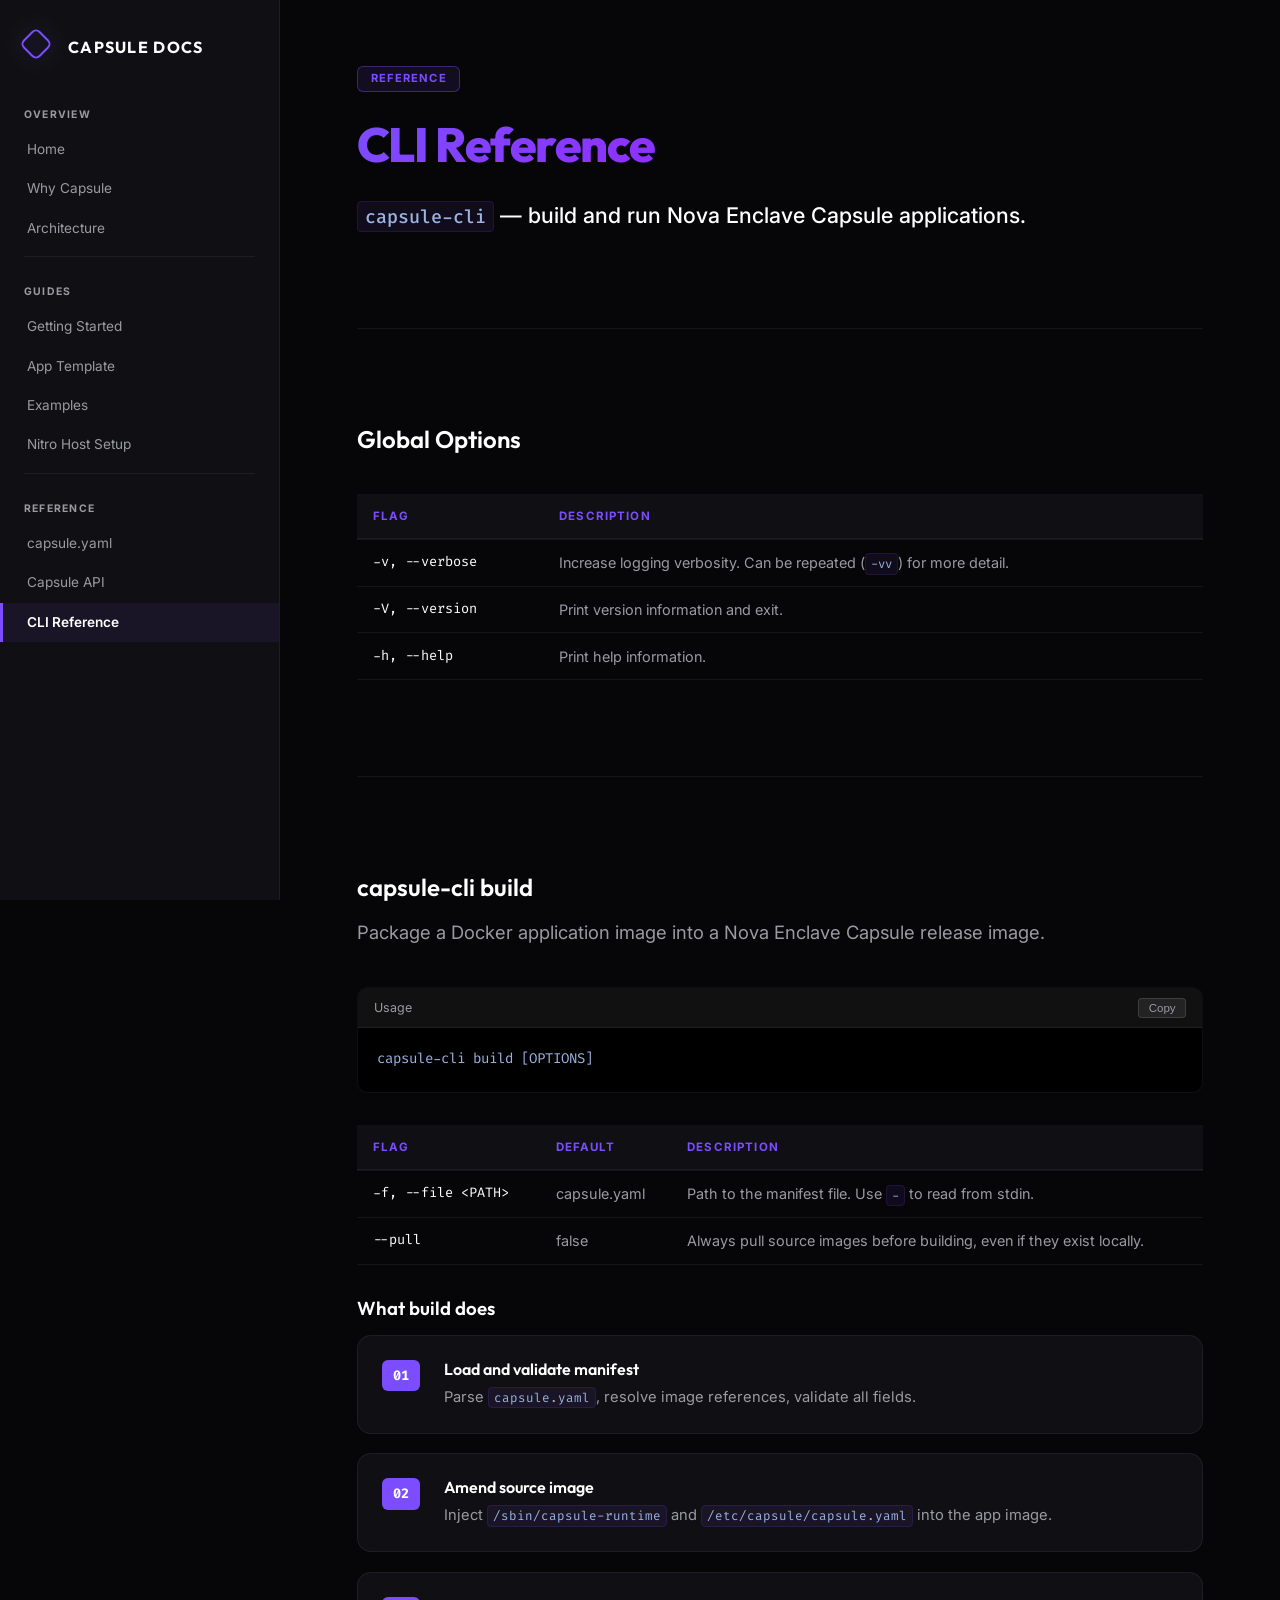
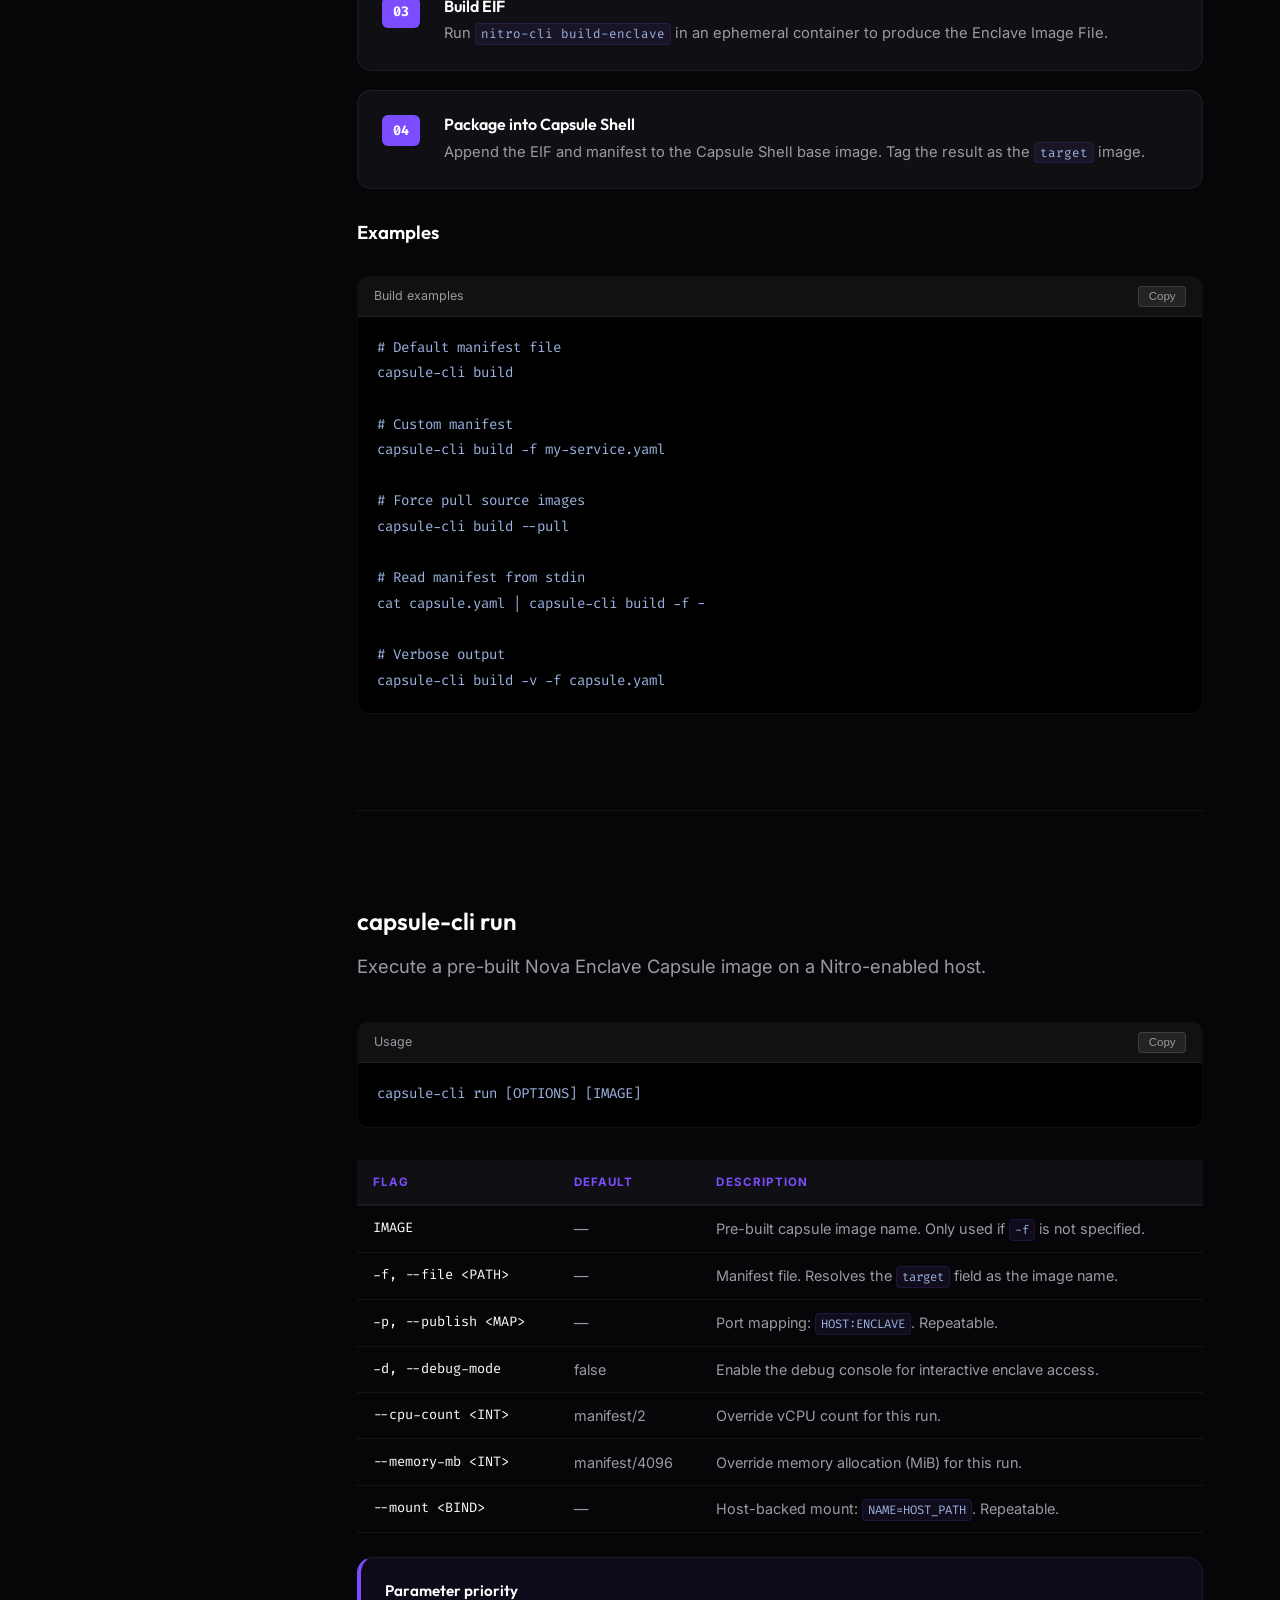
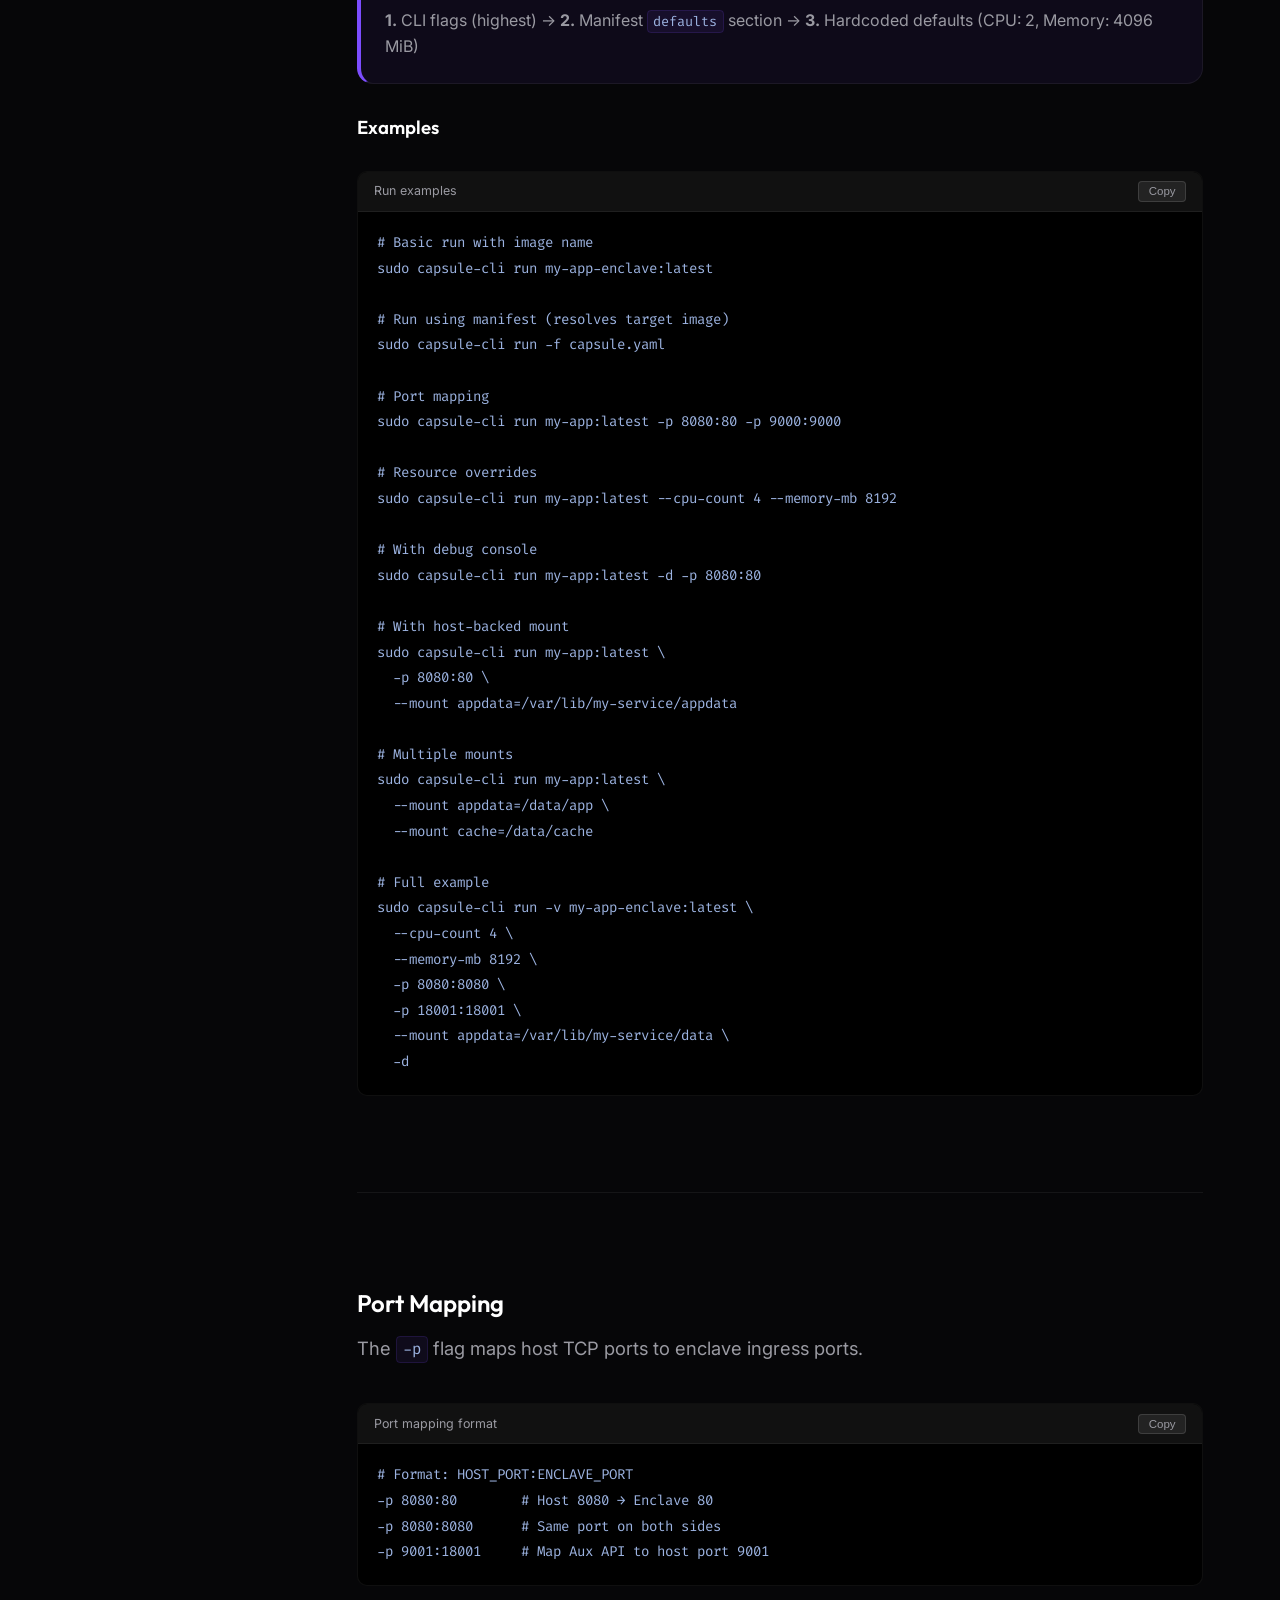
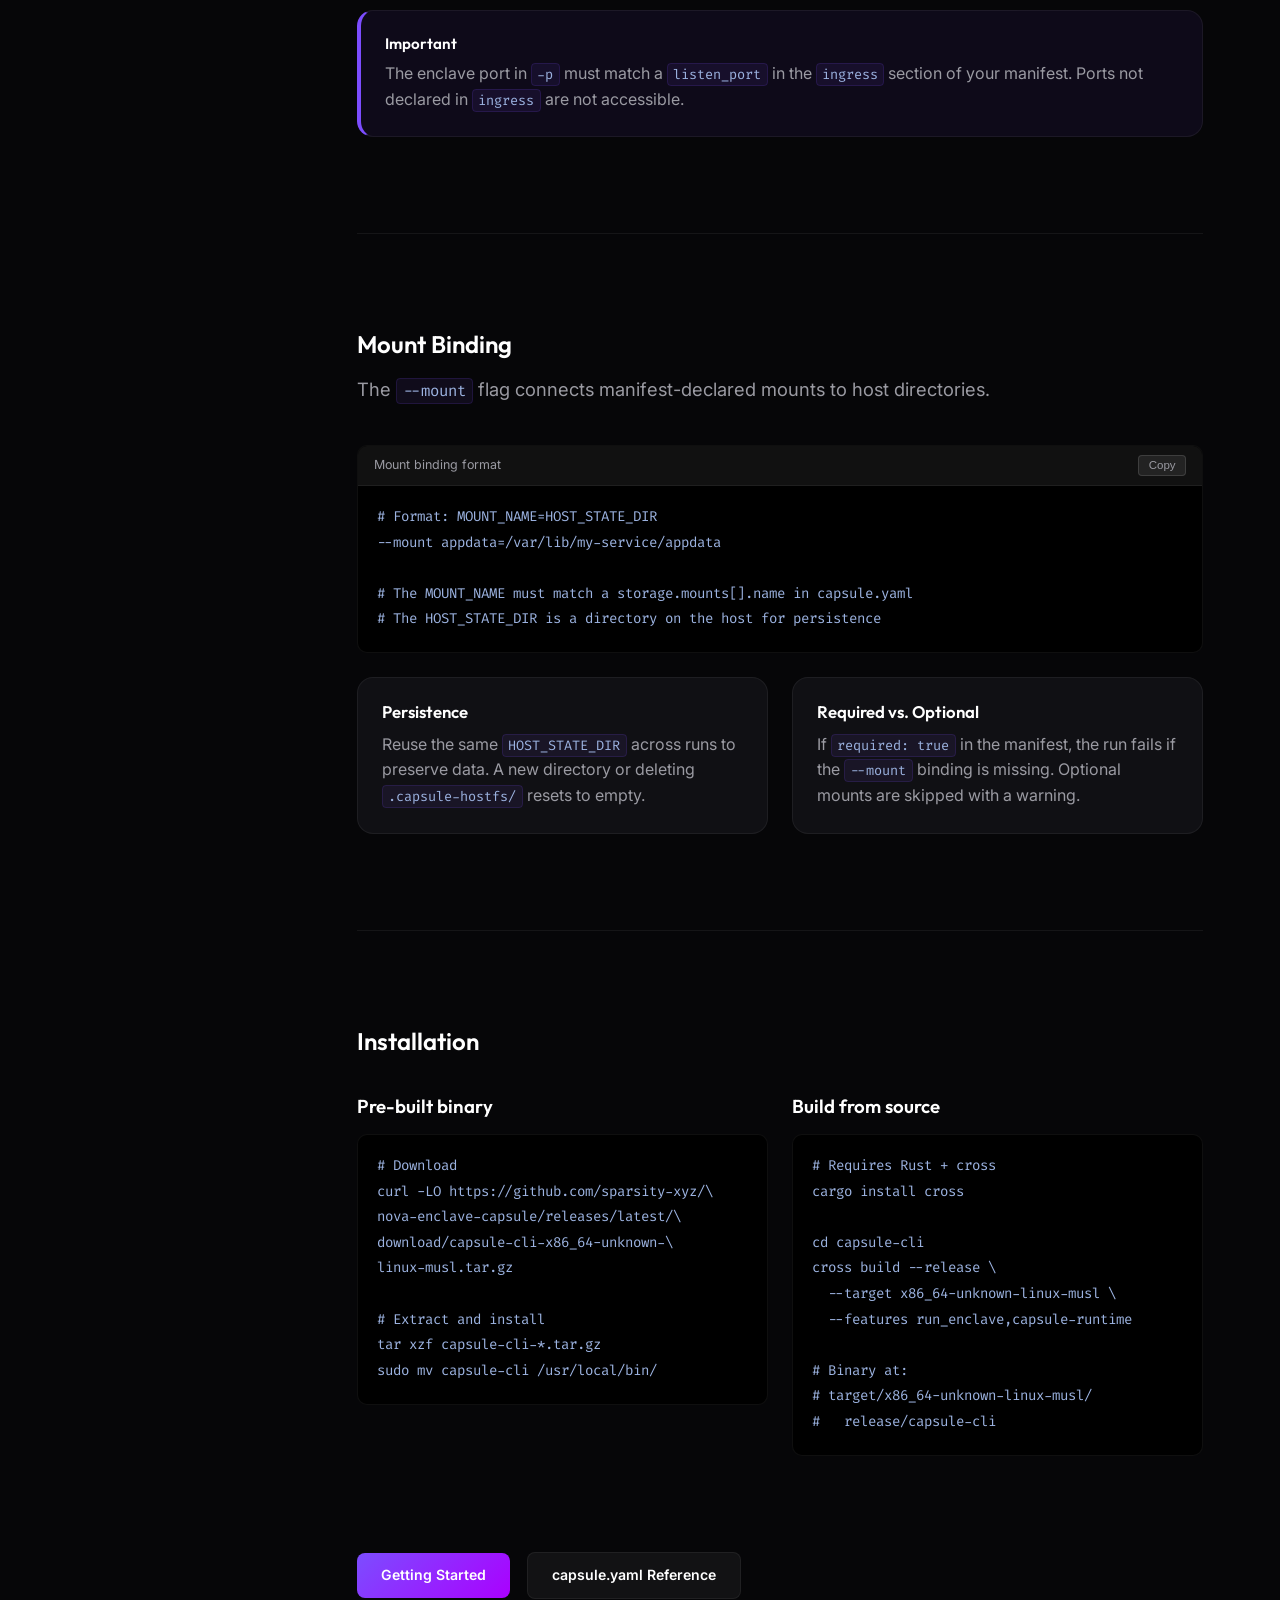
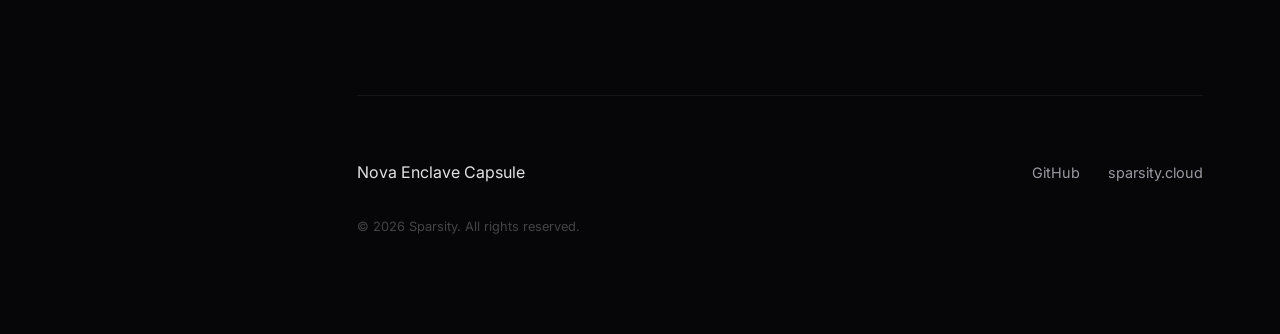
<file: webpages/cli-reference.html>
<!DOCTYPE html>
<html lang="en">
<head>
    <meta charset="UTF-8">
    <meta name="viewport" content="width=device-width, initial-scale=1.0">
    <meta name="description" content="capsule-cli command reference — build and run commands, flags, and options.">
    <title>CLI Reference — Capsule Developer Docs</title>
    <link rel="preconnect" href="https://fonts.googleapis.com">
    <link rel="preconnect" href="https://fonts.gstatic.com" crossorigin>
    <link href="https://fonts.googleapis.com/css2?family=Outfit:wght@400;500;600;700;800&amp;family=Inter:wght@400;500;600&amp;family=Fira+Code:wght@400;500&amp;display=swap" rel="stylesheet">
    <link rel="stylesheet" href="styles.css">
</head>
<body>
<div class="layout">
    <aside class="sidebar">
        <div class="brand">
            <div class="logo-stack"><div class="logo-box"></div><div class="logo-box blur"></div></div>
            <div><h1>Capsule Docs</h1></div>
        </div>
        <nav id="nav">
            <div class="nav-section-label">Overview</div>
            <a href="index.html" class="nav-link">Home</a>
            <a href="why-capsule.html" class="nav-link">Why Capsule</a>
            <a href="architecture.html" class="nav-link">Architecture</a>
            <div class="nav-divider"></div>
            <div class="nav-section-label">Guides</div>
            <a href="getting-started.html" class="nav-link">Getting Started</a>
            <a href="app-template.html" class="nav-link">App Template</a>
            <a href="examples.html" class="nav-link">Examples</a>
            <a href="nitro-setup.html" class="nav-link">Nitro Host Setup</a>
            <div class="nav-divider"></div>
            <div class="nav-section-label">Reference</div>
            <a href="capsule-yaml.html" class="nav-link">capsule.yaml</a>
            <a href="api-reference.html" class="nav-link">Capsule API</a>
            <a href="cli-reference.html" class="nav-link">CLI Reference</a>
        </nav>
    </aside>

    <main class="content">
        <section class="section hero">
            <div class="badge">Reference</div>
            <h1 class="gradient-text">CLI Reference</h1>
            <p class="lead"><code>capsule-cli</code> — build and run Nova Enclave Capsule applications.</p>
        </section>

        <hr class="divider">

        <!-- Global Options -->
        <section class="section" id="global">
            <div class="section-header">
                <h2>Global Options</h2>
            </div>

            <table class="config-table">
                <thead>
                    <tr><th>Flag</th><th>Description</th></tr>
                </thead>
                <tbody>
                    <tr><td>-v, --verbose</td><td>Increase logging verbosity. Can be repeated (<code>-vv</code>) for more detail.</td></tr>
                    <tr><td>-V, --version</td><td>Print version information and exit.</td></tr>
                    <tr><td>-h, --help</td><td>Print help information.</td></tr>
                </tbody>
            </table>
        </section>

        <hr class="divider">

        <!-- Build Command -->
        <section class="section" id="build">
            <div class="section-header">
                <h2>capsule-cli build</h2>
                <p>Package a Docker application image into a Nova Enclave Capsule release image.</p>
            </div>

            <div class="code-box-wrapper">
                <div class="code-box-header">Usage</div>
<pre><code>capsule-cli build [OPTIONS]</code></pre>
            </div>

            <table class="config-table" style="margin-top: 2rem;">
                <thead>
                    <tr><th>Flag</th><th>Default</th><th>Description</th></tr>
                </thead>
                <tbody>
                    <tr><td>-f, --file &lt;PATH&gt;</td><td>capsule.yaml</td><td>Path to the manifest file. Use <code>-</code> to read from stdin.</td></tr>
                    <tr><td>--pull</td><td>false</td><td>Always pull source images before building, even if they exist locally.</td></tr>
                </tbody>
            </table>

            <h3 style="margin-top: 2rem;">What build does</h3>
            <div class="steps-v2">
                <div class="step-card">
                    <span class="step-tag">01</span>
                    <div>
                        <h3>Load and validate manifest</h3>
                        <p>Parse <code>capsule.yaml</code>, resolve image references, validate all fields.</p>
                    </div>
                </div>
                <div class="step-card">
                    <span class="step-tag">02</span>
                    <div>
                        <h3>Amend source image</h3>
                        <p>Inject <code>/sbin/capsule-runtime</code> and <code>/etc/capsule/capsule.yaml</code> into the app image.</p>
                    </div>
                </div>
                <div class="step-card">
                    <span class="step-tag">03</span>
                    <div>
                        <h3>Build EIF</h3>
                        <p>Run <code>nitro-cli build-enclave</code> in an ephemeral container to produce the Enclave Image File.</p>
                    </div>
                </div>
                <div class="step-card">
                    <span class="step-tag">04</span>
                    <div>
                        <h3>Package into Capsule Shell</h3>
                        <p>Append the EIF and manifest to the Capsule Shell base image. Tag the result as the <code>target</code> image.</p>
                    </div>
                </div>
            </div>

            <h3 style="margin-top: 2rem;">Examples</h3>
            <div class="code-box-wrapper">
                <div class="code-box-header">Build examples</div>
<pre><code># Default manifest file
capsule-cli build

# Custom manifest
capsule-cli build -f my-service.yaml

# Force pull source images
capsule-cli build --pull

# Read manifest from stdin
cat capsule.yaml | capsule-cli build -f -

# Verbose output
capsule-cli build -v -f capsule.yaml</code></pre>
            </div>
        </section>

        <hr class="divider">

        <!-- Run Command -->
        <section class="section" id="run">
            <div class="section-header">
                <h2>capsule-cli run</h2>
                <p>Execute a pre-built Nova Enclave Capsule image on a Nitro-enabled host.</p>
            </div>

            <div class="code-box-wrapper">
                <div class="code-box-header">Usage</div>
<pre><code>capsule-cli run [OPTIONS] [IMAGE]</code></pre>
            </div>

            <table class="config-table" style="margin-top: 2rem;">
                <thead>
                    <tr><th>Flag</th><th>Default</th><th>Description</th></tr>
                </thead>
                <tbody>
                    <tr><td>IMAGE</td><td>—</td><td>Pre-built capsule image name. Only used if <code>-f</code> is not specified.</td></tr>
                    <tr><td>-f, --file &lt;PATH&gt;</td><td>—</td><td>Manifest file. Resolves the <code>target</code> field as the image name.</td></tr>
                    <tr><td>-p, --publish &lt;MAP&gt;</td><td>—</td><td>Port mapping: <code>HOST:ENCLAVE</code>. Repeatable.</td></tr>
                    <tr><td>-d, --debug-mode</td><td>false</td><td>Enable the debug console for interactive enclave access.</td></tr>
                    <tr><td>--cpu-count &lt;INT&gt;</td><td>manifest/2</td><td>Override vCPU count for this run.</td></tr>
                    <tr><td>--memory-mb &lt;INT&gt;</td><td>manifest/4096</td><td>Override memory allocation (MiB) for this run.</td></tr>
                    <tr><td>--mount &lt;BIND&gt;</td><td>—</td><td>Host-backed mount: <code>NAME=HOST_PATH</code>. Repeatable.</td></tr>
                </tbody>
            </table>

            <div class="callout" style="margin-top: 1.5rem;">
                <h4>Parameter priority</h4>
                <p><strong>1.</strong> CLI flags (highest) → <strong>2.</strong> Manifest <code>defaults</code> section → <strong>3.</strong> Hardcoded defaults (CPU: 2, Memory: 4096 MiB)</p>
            </div>

            <h3 style="margin-top: 2rem;">Examples</h3>
            <div class="code-box-wrapper">
                <div class="code-box-header">Run examples</div>
<pre><code># Basic run with image name
sudo capsule-cli run my-app-enclave:latest

# Run using manifest (resolves target image)
sudo capsule-cli run -f capsule.yaml

# Port mapping
sudo capsule-cli run my-app:latest -p 8080:80 -p 9000:9000

# Resource overrides
sudo capsule-cli run my-app:latest --cpu-count 4 --memory-mb 8192

# With debug console
sudo capsule-cli run my-app:latest -d -p 8080:80

# With host-backed mount
sudo capsule-cli run my-app:latest \
  -p 8080:80 \
  --mount appdata=/var/lib/my-service/appdata

# Multiple mounts
sudo capsule-cli run my-app:latest \
  --mount appdata=/data/app \
  --mount cache=/data/cache

# Full example
sudo capsule-cli run -v my-app-enclave:latest \
  --cpu-count 4 \
  --memory-mb 8192 \
  -p 8080:8080 \
  -p 18001:18001 \
  --mount appdata=/var/lib/my-service/data \
  -d</code></pre>
            </div>
        </section>

        <hr class="divider">

        <!-- Port Mapping -->
        <section class="section" id="ports">
            <div class="section-header">
                <h2>Port Mapping</h2>
                <p>The <code>-p</code> flag maps host TCP ports to enclave ingress ports.</p>
            </div>

            <div class="code-box-wrapper">
                <div class="code-box-header">Port mapping format</div>
<pre><code># Format: HOST_PORT:ENCLAVE_PORT
-p 8080:80        # Host 8080 → Enclave 80
-p 8080:8080      # Same port on both sides
-p 9001:18001     # Map Aux API to host port 9001</code></pre>
            </div>

            <div class="callout" style="margin-top: 1.5rem;">
                <h4>Important</h4>
                <p>The enclave port in <code>-p</code> must match a <code>listen_port</code> in the <code>ingress</code> section of your manifest. Ports not declared in <code>ingress</code> are not accessible.</p>
            </div>
        </section>

        <hr class="divider">

        <!-- Mount Binding -->
        <section class="section" id="mounts">
            <div class="section-header">
                <h2>Mount Binding</h2>
                <p>The <code>--mount</code> flag connects manifest-declared mounts to host directories.</p>
            </div>

            <div class="code-box-wrapper">
                <div class="code-box-header">Mount binding format</div>
<pre><code># Format: MOUNT_NAME=HOST_STATE_DIR
--mount appdata=/var/lib/my-service/appdata

# The MOUNT_NAME must match a storage.mounts[].name in capsule.yaml
# The HOST_STATE_DIR is a directory on the host for persistence</code></pre>
            </div>

            <div class="doc-grid" style="margin-top: 1.5rem;">
                <div class="doc-card">
                    <h3>Persistence</h3>
                    <p>Reuse the same <code>HOST_STATE_DIR</code> across runs to preserve data. A new directory or deleting <code>.capsule-hostfs/</code> resets to empty.</p>
                </div>
                <div class="doc-card">
                    <h3>Required vs. Optional</h3>
                    <p>If <code>required: true</code> in the manifest, the run fails if the <code>--mount</code> binding is missing. Optional mounts are skipped with a warning.</p>
                </div>
            </div>
        </section>

        <hr class="divider">

        <!-- Installation -->
        <section class="section" id="install">
            <div class="section-header">
                <h2>Installation</h2>
            </div>

            <div class="two-column">
                <div>
                    <h3>Pre-built binary</h3>
                    <div class="code-box-wrapper no-top-margin">
<pre><code># Download
curl -LO https://github.com/sparsity-xyz/\
nova-enclave-capsule/releases/latest/\
download/capsule-cli-x86_64-unknown-\
linux-musl.tar.gz

# Extract and install
tar xzf capsule-cli-*.tar.gz
sudo mv capsule-cli /usr/local/bin/</code></pre>
                    </div>
                </div>
                <div>
                    <h3>Build from source</h3>
                    <div class="code-box-wrapper no-top-margin">
<pre><code># Requires Rust + cross
cargo install cross

cd capsule-cli
cross build --release \
  --target x86_64-unknown-linux-musl \
  --features run_enclave,capsule-runtime

# Binary at:
# target/x86_64-unknown-linux-musl/
#   release/capsule-cli</code></pre>
                    </div>
                </div>
            </div>
        </section>

        <section class="section">
            <div class="quick-links">
                <a href="getting-started.html" class="btn btn-primary">Getting Started</a>
                <a href="capsule-yaml.html" class="btn btn-secondary">capsule.yaml Reference</a>
            </div>
        </section>

        <footer class="footer">
            <div class="footer-content">
                <span>Nova Enclave Capsule</span>
                <div class="footer-links">
                    <a href="https://github.com/sparsity-xyz/nova-enclave-capsule" target="_blank" rel="noreferrer">GitHub</a>
                    <a href="https://sparsity.cloud" target="_blank" rel="noreferrer">sparsity.cloud</a>
                </div>
            </div>
            <div class="footer-bottom">&copy; 2026 Sparsity. All rights reserved.</div>
        </footer>
    </main>
</div>
<script src="script.js"></script>
</body>
</html>
</file>
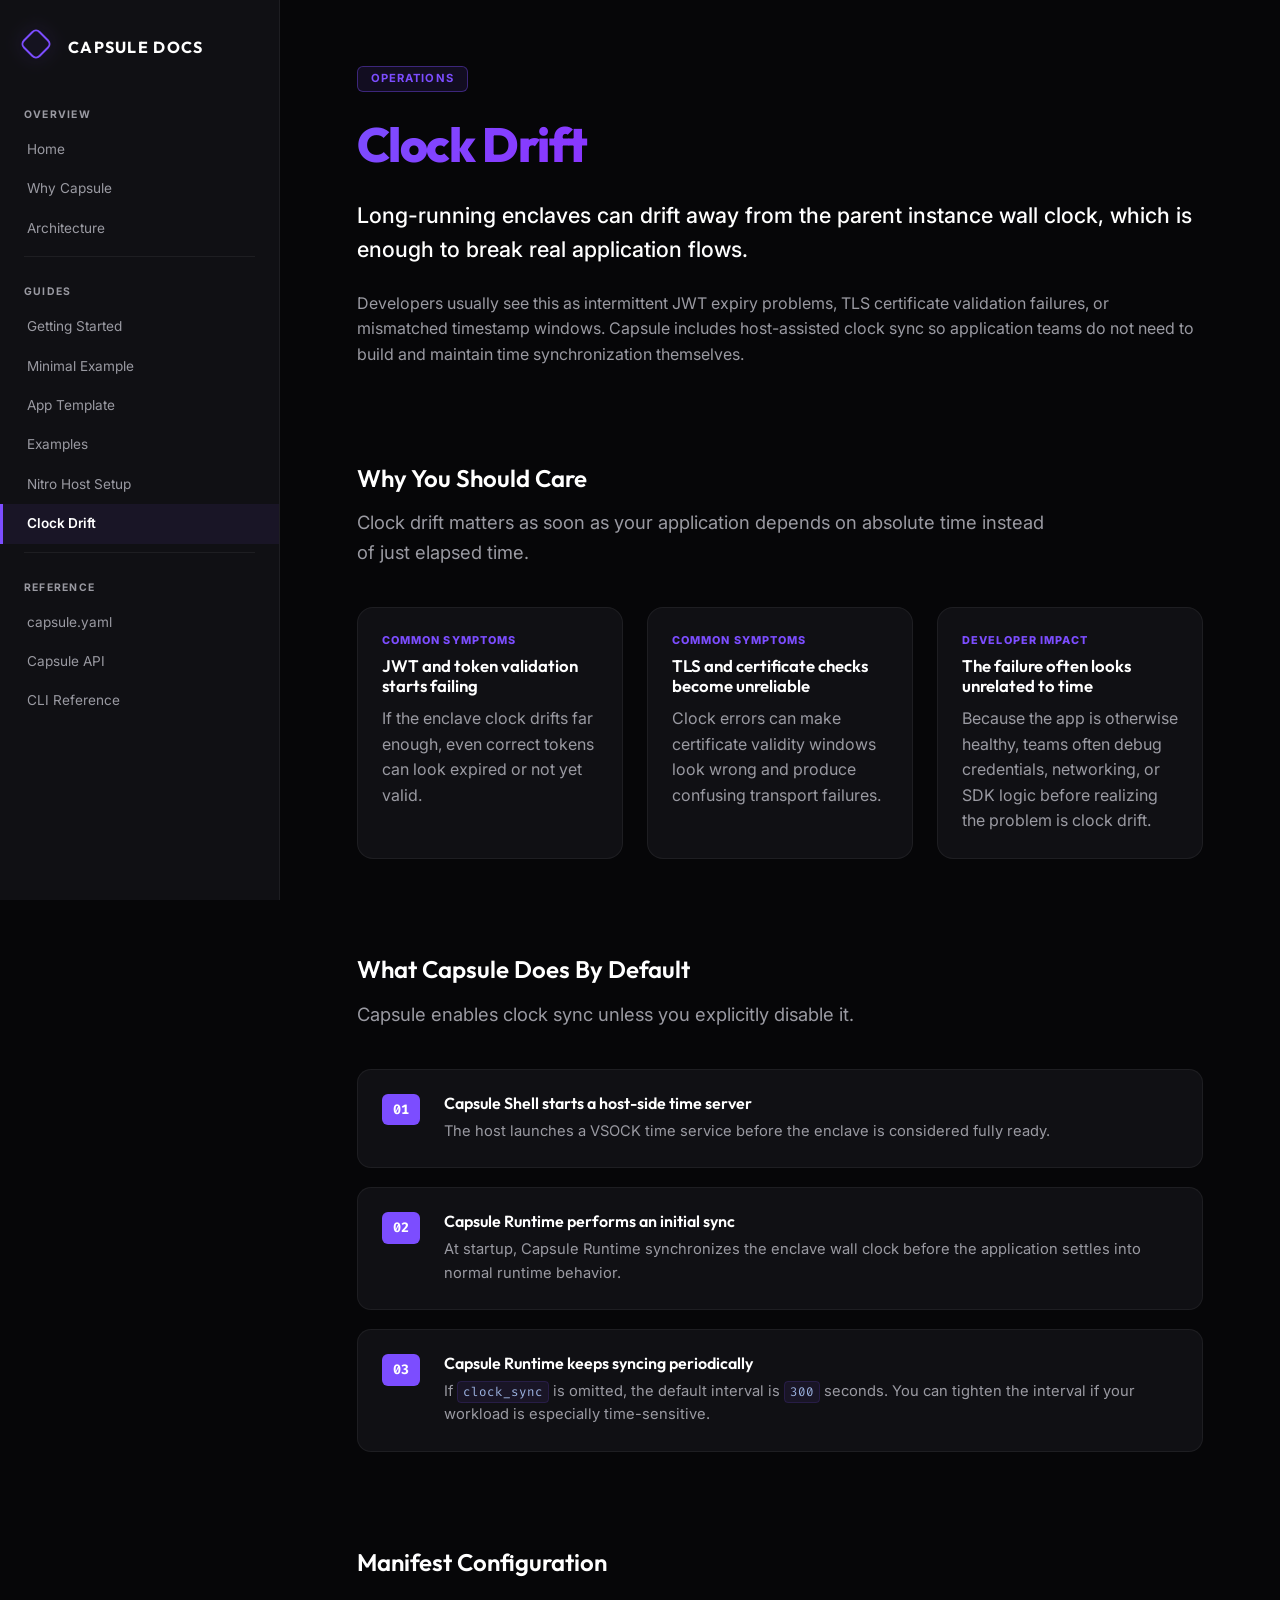
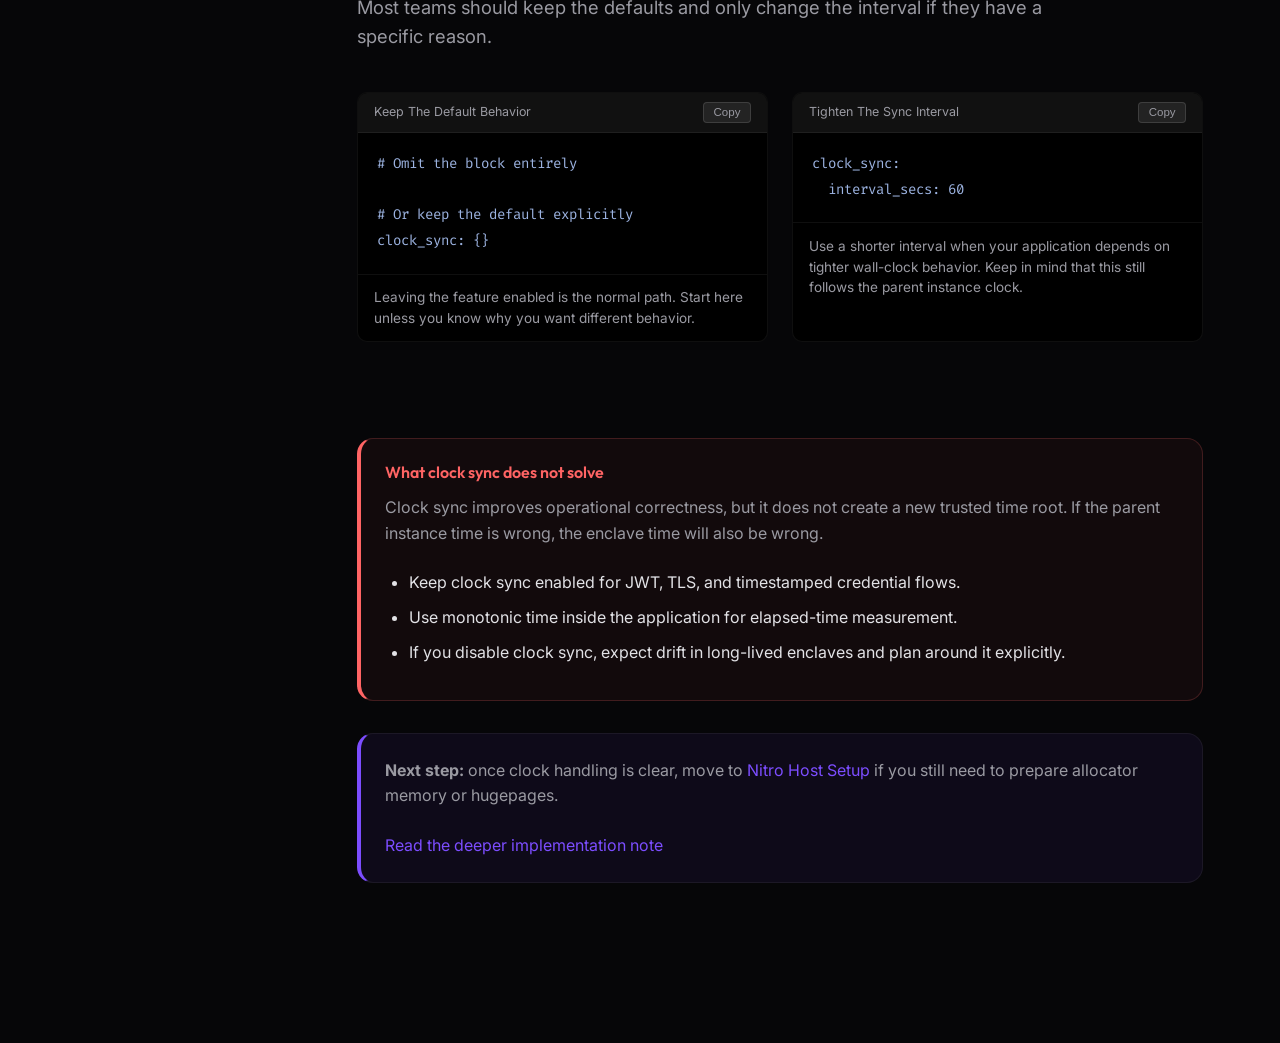
<file: webpages/clock-drift.html>
<!DOCTYPE html>
<html lang="en">
<head>
    <meta charset="UTF-8">
    <meta name="viewport" content="width=device-width, initial-scale=1.0">
    <meta name="description" content="Nova Enclave Capsule clock drift guide">
    <title>Clock Drift | Capsule Developer Documentation</title>
    <link rel="preconnect" href="https://fonts.googleapis.com">
    <link rel="preconnect" href="https://fonts.gstatic.com" crossorigin>
    <link href="https://fonts.googleapis.com/css2?family=Outfit:wght@400;500;600;700&amp;family=Inter:wght@400;500;600&amp;family=Fira+Code:wght@400;500&amp;display=swap" rel="stylesheet">
    <link rel="stylesheet" href="styles.css">
</head>
<body>

<div class="layout">
    <aside class="sidebar">
        <div class="brand">
            <div class="logo-stack"><div class="logo-box"></div><div class="logo-box blur"></div></div>
            <div><h1>Capsule Docs</h1></div>
        </div>
        <nav id="nav">
            <div class="nav-section-label">Overview</div>
            <a href="index.html" class="nav-link">Home</a>
            <a href="why-capsule.html" class="nav-link">Why Capsule</a>
            <a href="architecture.html" class="nav-link">Architecture</a>
            <div class="nav-divider"></div>
            <div class="nav-section-label">Guides</div>
            <a href="getting-started.html" class="nav-link">Getting Started</a>
            <a href="minimal-example.html" class="nav-link">Minimal Example</a>
            <a href="app-template.html" class="nav-link">App Template</a>
            <a href="examples.html" class="nav-link">Examples</a>
            <a href="nitro-setup.html" class="nav-link">Nitro Host Setup</a>
            <a href="clock-drift.html" class="nav-link">Clock Drift</a>
            <div class="nav-divider"></div>
            <div class="nav-section-label">Reference</div>
            <a href="capsule-yaml.html" class="nav-link">capsule.yaml</a>
            <a href="api-reference.html" class="nav-link">Capsule API</a>
            <a href="cli-reference.html" class="nav-link">CLI Reference</a>
        </nav>
    </aside>

    <main class="content">
        <section class="section hero">
            <div class="badge">Operations</div>
            <h1 class="gradient-text">Clock Drift</h1>
            <p class="lead">Long-running enclaves can drift away from the parent instance wall clock, which is enough to break real application flows.</p>
            <p>Developers usually see this as intermittent JWT expiry problems, TLS certificate validation failures, or mismatched timestamp windows. Capsule includes host-assisted clock sync so application teams do not need to build and maintain time synchronization themselves.</p>
        </section>

        <section class="section">
            <div class="section-header">
                <h2>Why You Should Care</h2>
                <p>Clock drift matters as soon as your application depends on absolute time instead of just elapsed time.</p>
            </div>

            <div class="doc-grid">
                <div class="doc-card">
                    <div class="module-label">Common Symptoms</div>
                    <h3>JWT and token validation starts failing</h3>
                    <p>If the enclave clock drifts far enough, even correct tokens can look expired or not yet valid.</p>
                </div>
                <div class="doc-card">
                    <div class="module-label">Common Symptoms</div>
                    <h3>TLS and certificate checks become unreliable</h3>
                    <p>Clock errors can make certificate validity windows look wrong and produce confusing transport failures.</p>
                </div>
                <div class="doc-card">
                    <div class="module-label">Developer Impact</div>
                    <h3>The failure often looks unrelated to time</h3>
                    <p>Because the app is otherwise healthy, teams often debug credentials, networking, or SDK logic before realizing the problem is clock drift.</p>
                </div>
            </div>
        </section>

        <section class="section">
            <div class="section-header">
                <h2>What Capsule Does By Default</h2>
                <p>Capsule enables clock sync unless you explicitly disable it.</p>
            </div>

            <div class="steps-v2">
                <div class="step-card">
                    <span class="step-tag">01</span>
                    <div>
                        <h3>Capsule Shell starts a host-side time server</h3>
                        <p>The host launches a VSOCK time service before the enclave is considered fully ready.</p>
                    </div>
                </div>
                <div class="step-card">
                    <span class="step-tag">02</span>
                    <div>
                        <h3>Capsule Runtime performs an initial sync</h3>
                        <p>At startup, Capsule Runtime synchronizes the enclave wall clock before the application settles into normal runtime behavior.</p>
                    </div>
                </div>
                <div class="step-card">
                    <span class="step-tag">03</span>
                    <div>
                        <h3>Capsule Runtime keeps syncing periodically</h3>
                        <p>If <code>clock_sync</code> is omitted, the default interval is <code>300</code> seconds. You can tighten the interval if your workload is especially time-sensitive.</p>
                    </div>
                </div>
            </div>
        </section>

        <section class="section">
            <div class="section-header">
                <h2>Manifest Configuration</h2>
                <p>Most teams should keep the defaults and only change the interval if they have a specific reason.</p>
            </div>

            <div class="two-column">
                <div class="code-box-wrapper no-top-margin">
                    <div class="code-box-header">Keep The Default Behavior</div>
<pre><code># Omit the block entirely

# Or keep the default explicitly
clock_sync: {}</code></pre>
                    <div class="code-note">Leaving the feature enabled is the normal path. Start here unless you know why you want different behavior.</div>
                </div>

                <div class="code-box-wrapper no-top-margin">
                    <div class="code-box-header">Tighten The Sync Interval</div>
<pre><code>clock_sync:
  interval_secs: 60</code></pre>
                    <div class="code-note">Use a shorter interval when your application depends on tighter wall-clock behavior. Keep in mind that this still follows the parent instance clock.</div>
                </div>
            </div>
        </section>

        <section class="section">
            <div class="troubleshooting-box">
                <h4>What clock sync does not solve</h4>
                <p>Clock sync improves operational correctness, but it does not create a new trusted time root. If the parent instance time is wrong, the enclave time will also be wrong.</p>
                <ul>
                    <li>Keep clock sync enabled for JWT, TLS, and timestamped credential flows.</li>
                    <li>Use monotonic time inside the application for elapsed-time measurement.</li>
                    <li>If you disable clock sync, expect drift in long-lived enclaves and plan around it explicitly.</li>
                </ul>
            </div>

            <div class="callout">
                <p><strong>Next step:</strong> once clock handling is clear, move to <a href="nitro-setup.html">Nitro Host Setup</a> if you still need to prepare allocator memory or hugepages.</p>
                <p><a href="../docs/nitro_enclave_clock_drift.md">Read the deeper implementation note</a></p>
            </div>
        </section>
    </main>
</div>

<script src="script.js"></script>
</body>
</html>
</file>
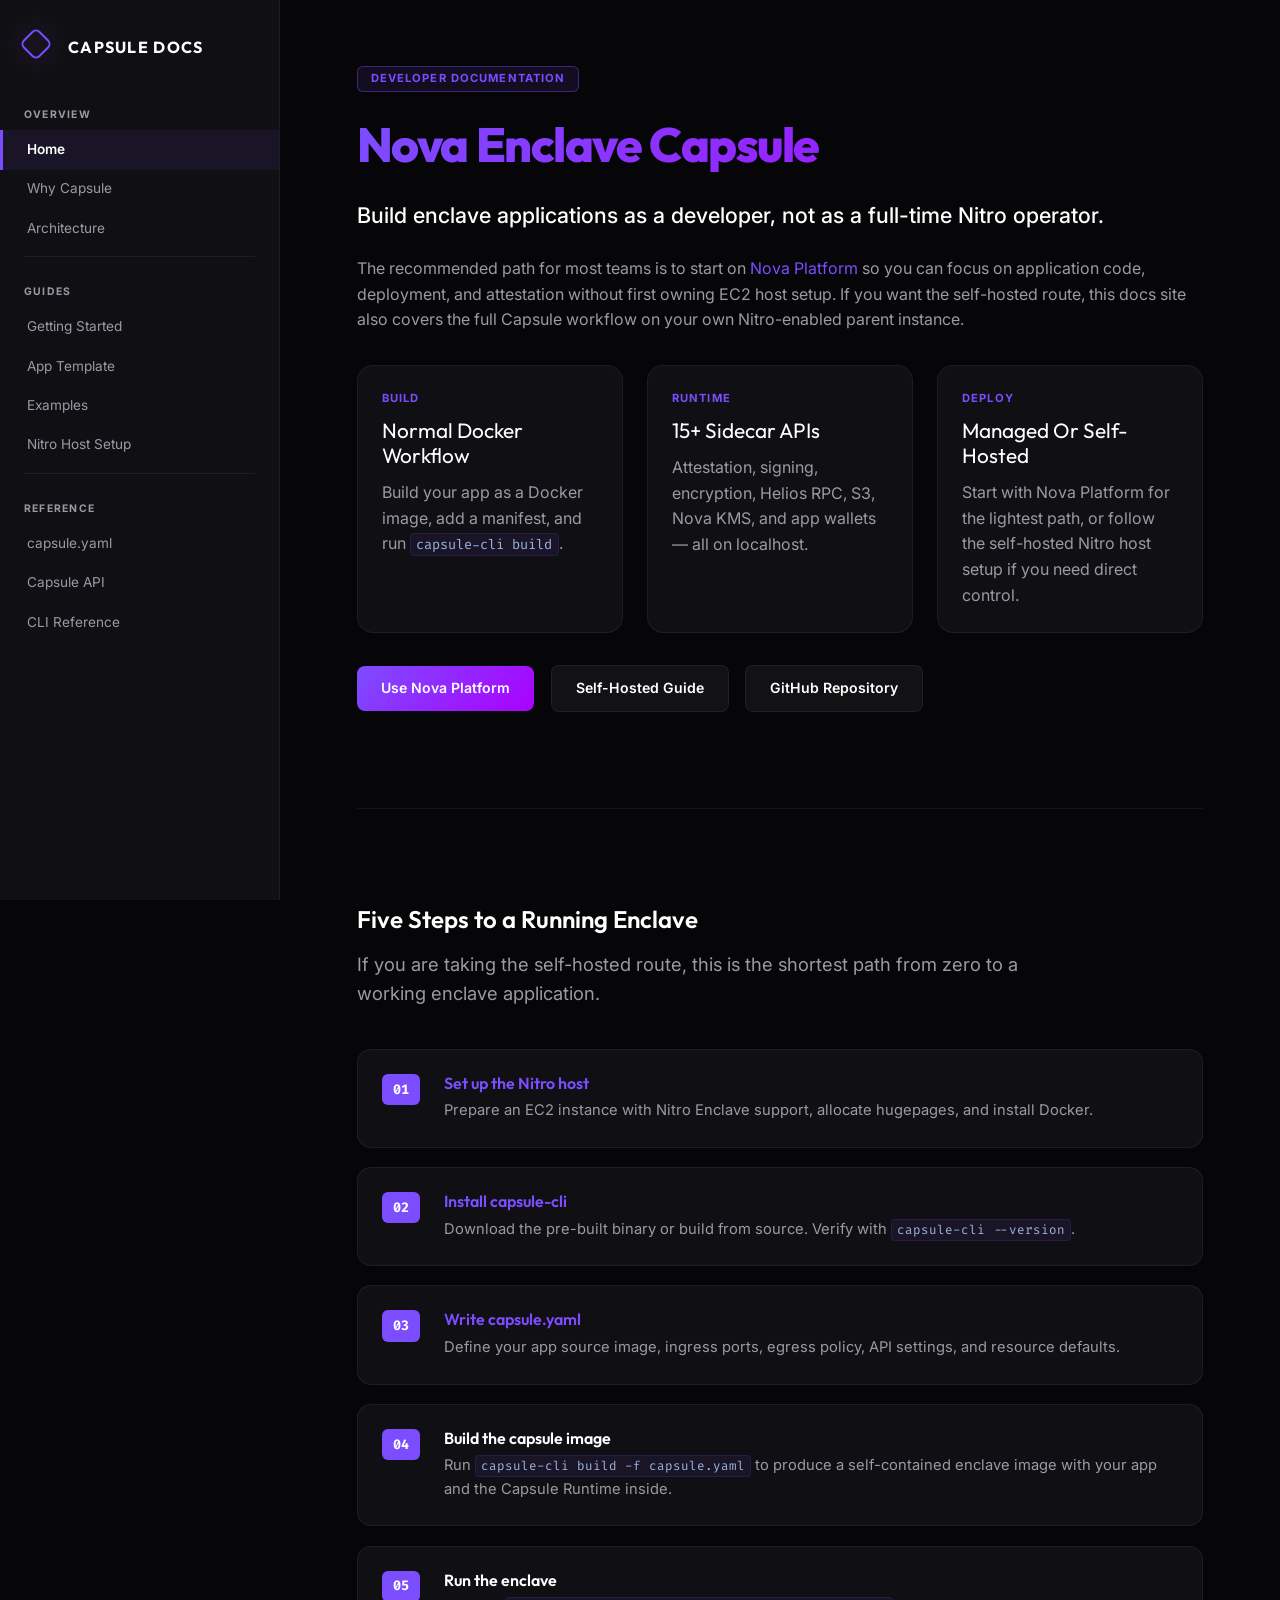
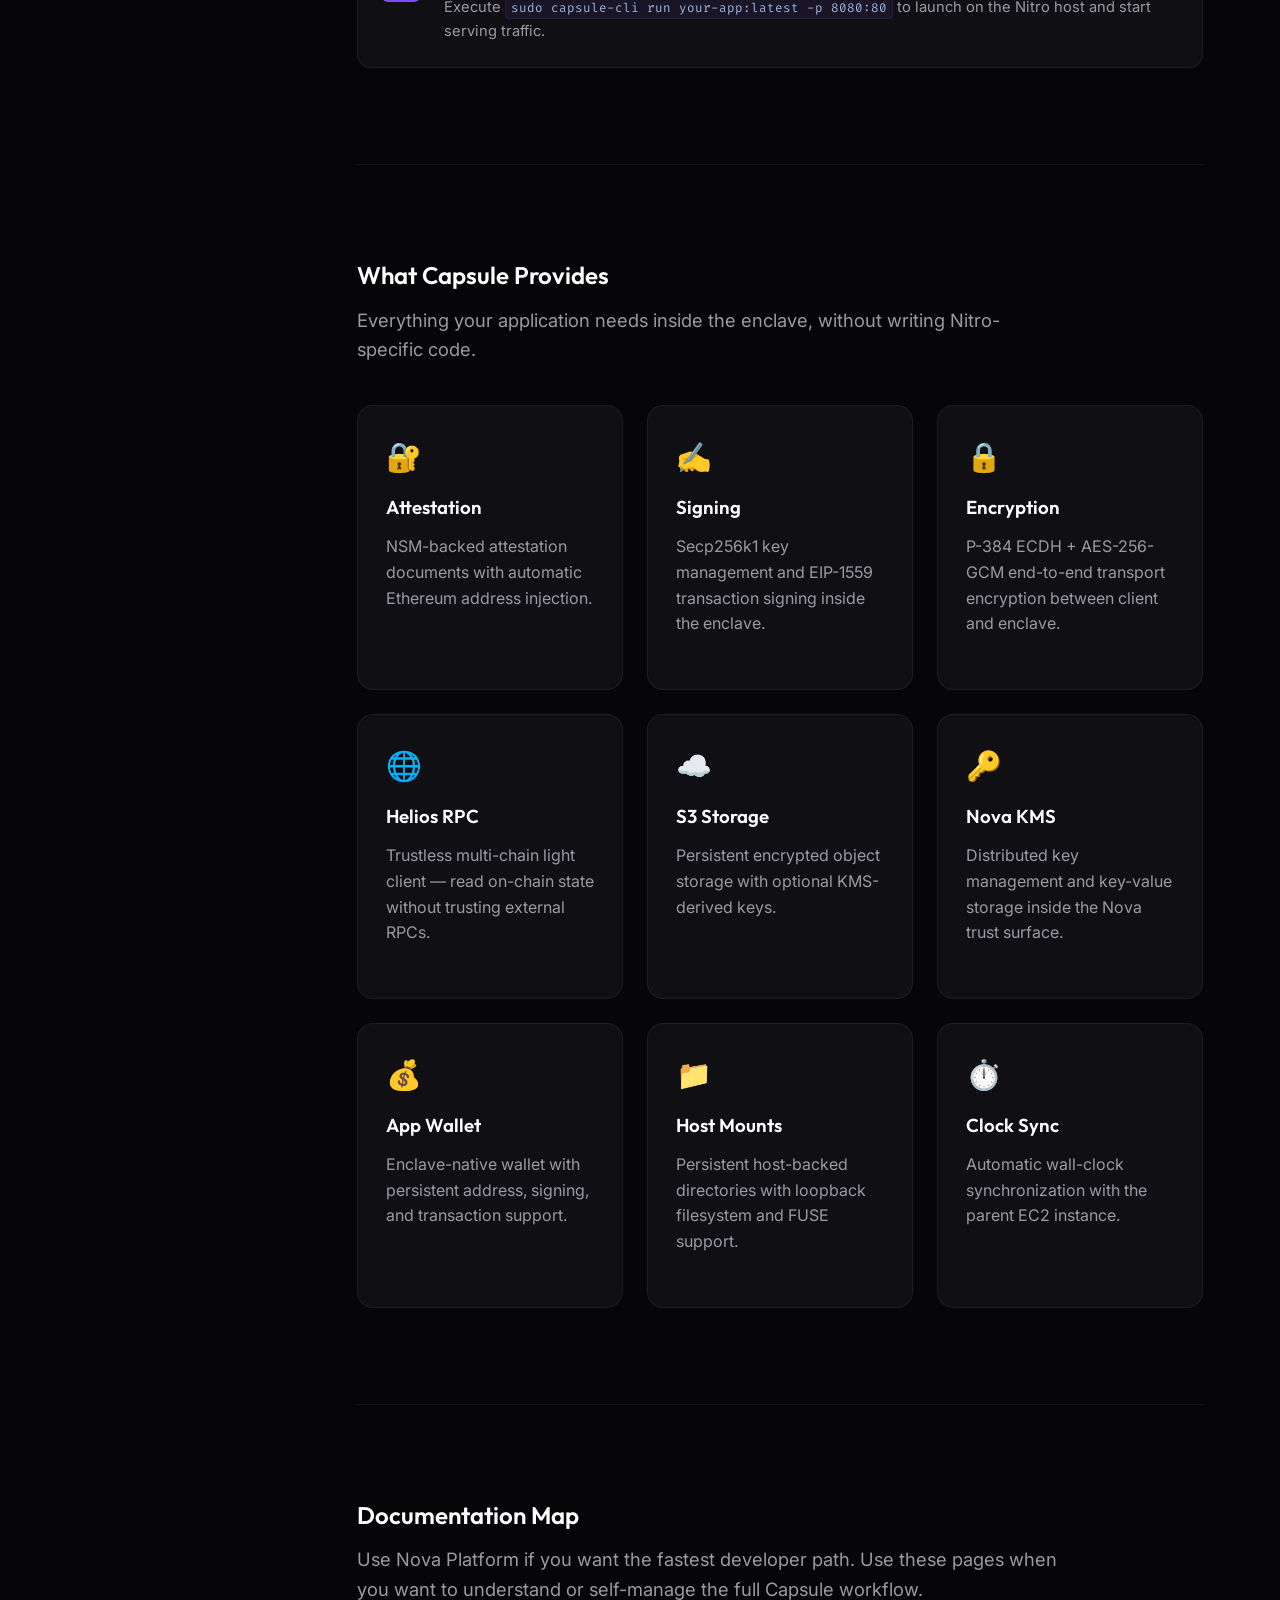
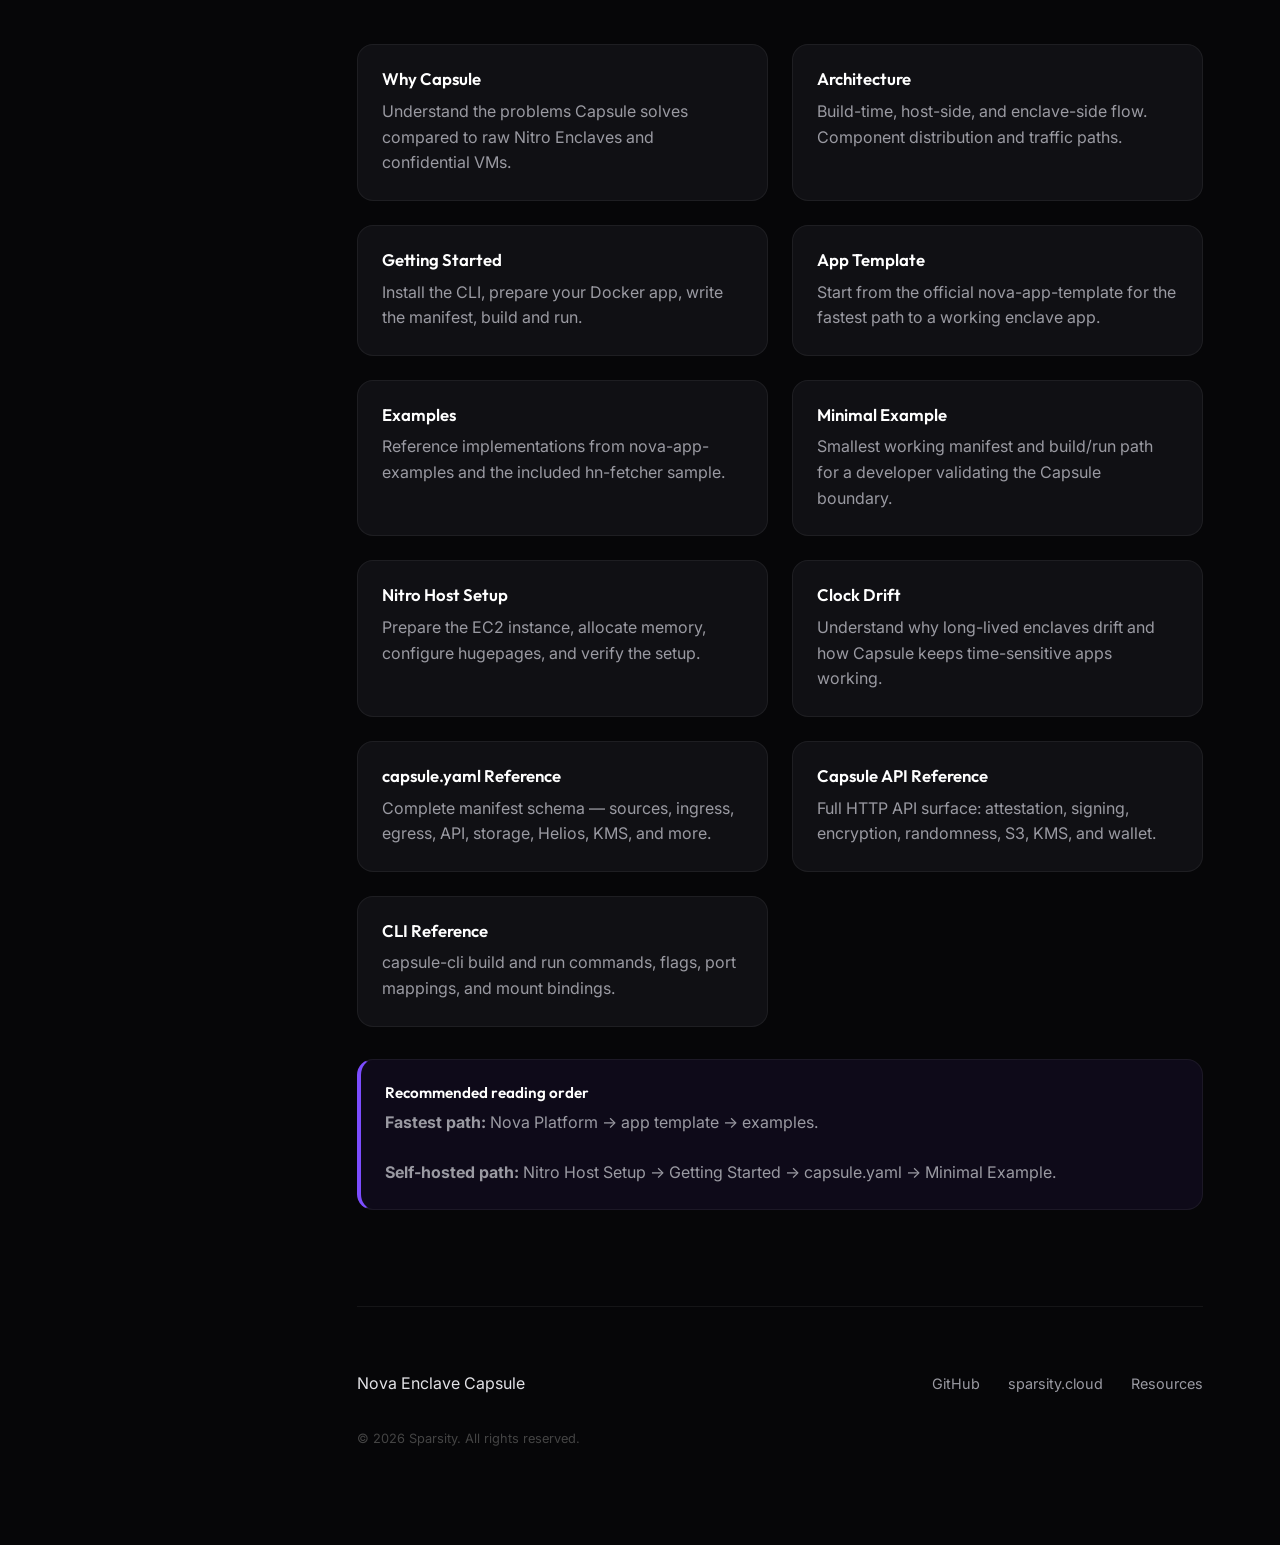
<file: webpages/developer.html>
<!DOCTYPE html>
<html lang="en">
<head>
    <meta charset="UTF-8">
    <meta name="viewport" content="width=device-width, initial-scale=1.0">
    <meta name="description" content="Capsule developer documentation redirect">
    <title>Redirecting to Capsule Developer Documentation</title>
    <link rel="canonical" href="./index.html">
    <meta name="robots" content="noindex">
    <script>
        const target = `index.html${window.location.search}${window.location.hash}`;
        window.location.replace(target);
    </script>
</head>
<body>
    <p>Redirecting to <a href="index.html">Capsule Developer Documentation</a>...</p>
</body>
</html>
</file>
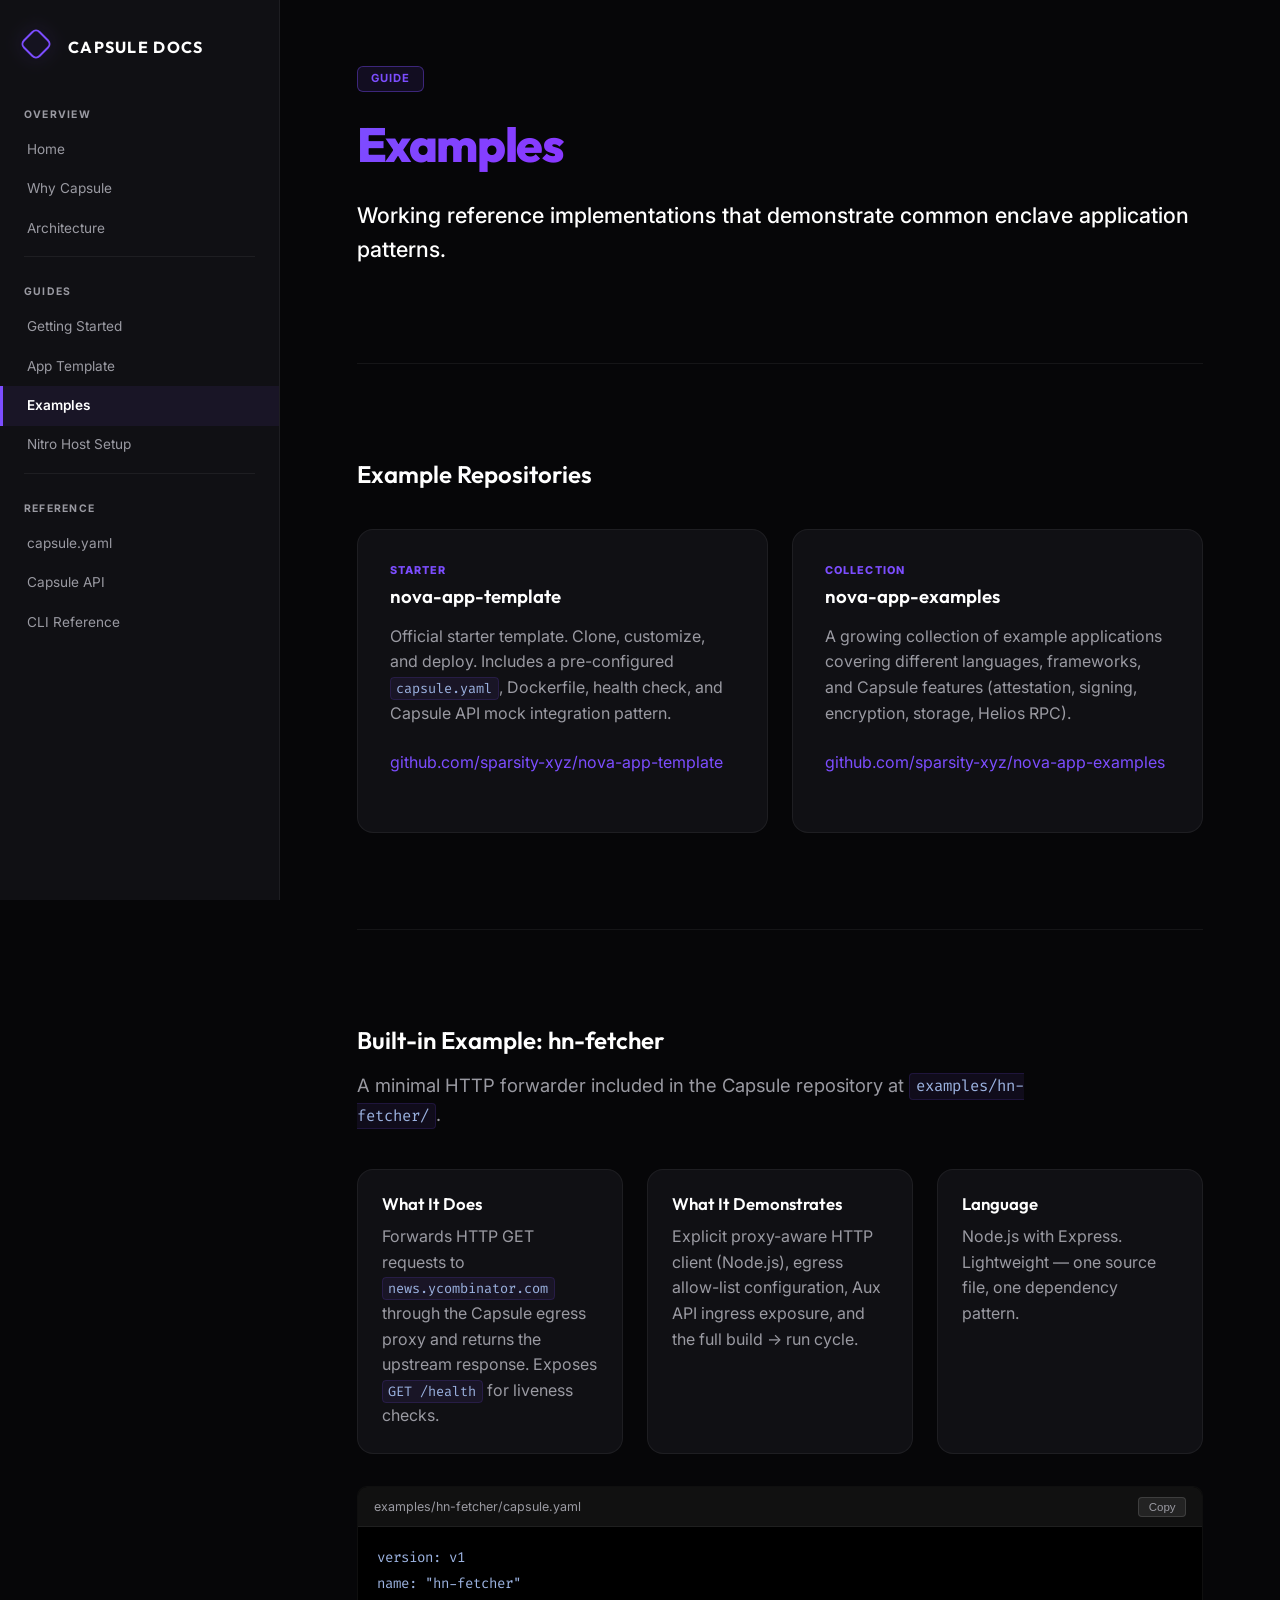
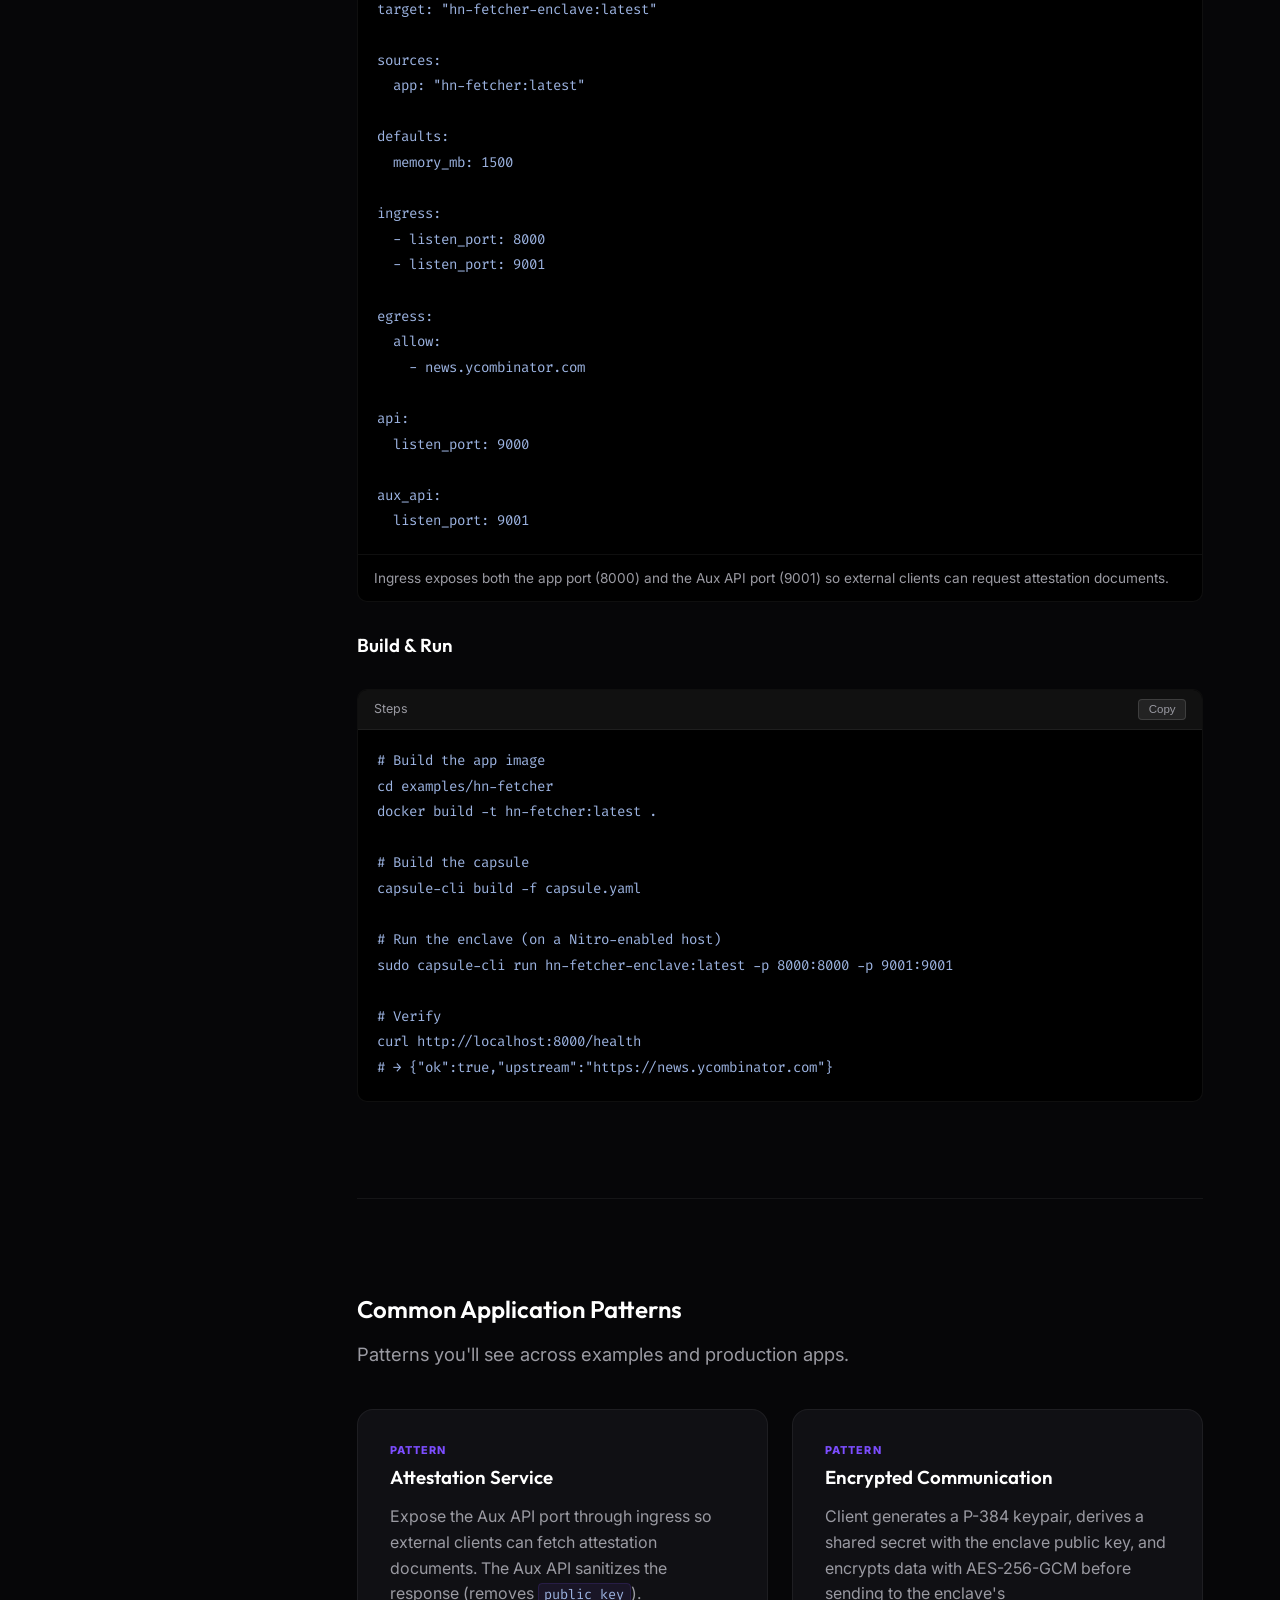
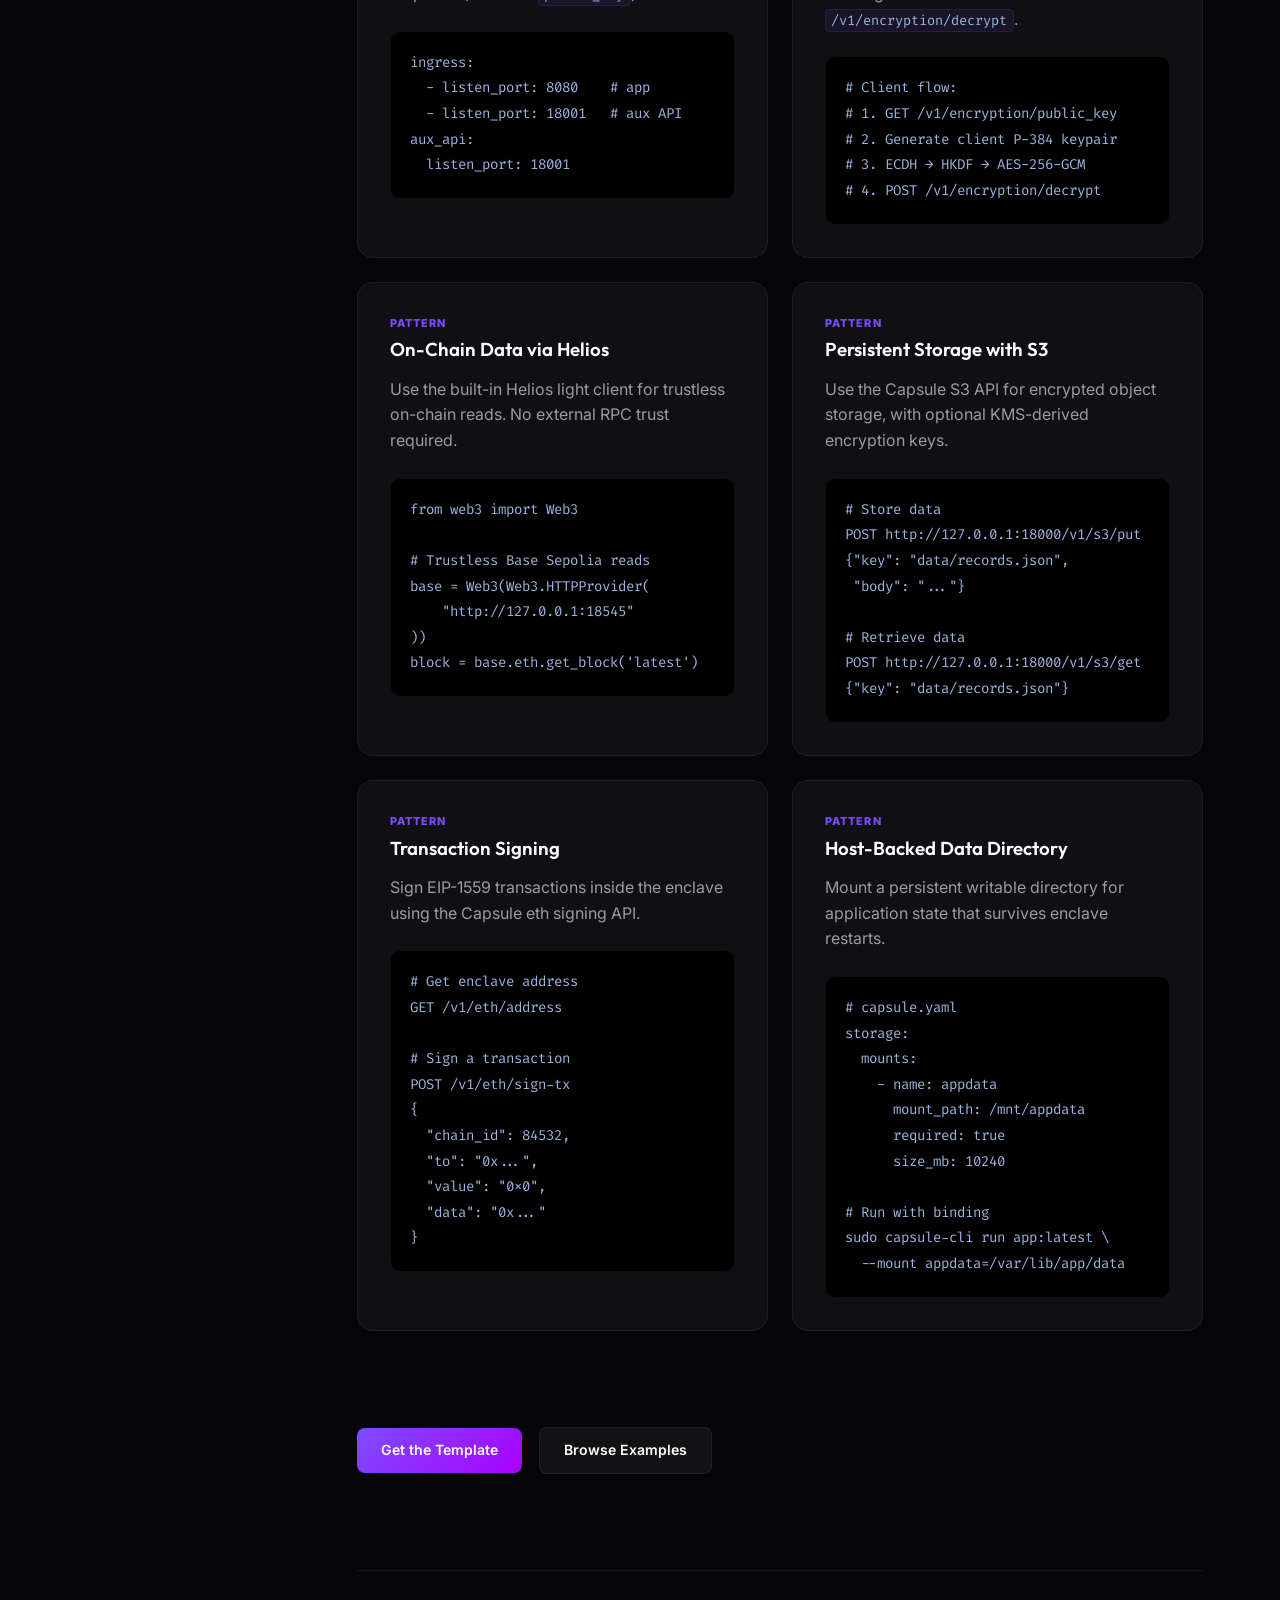
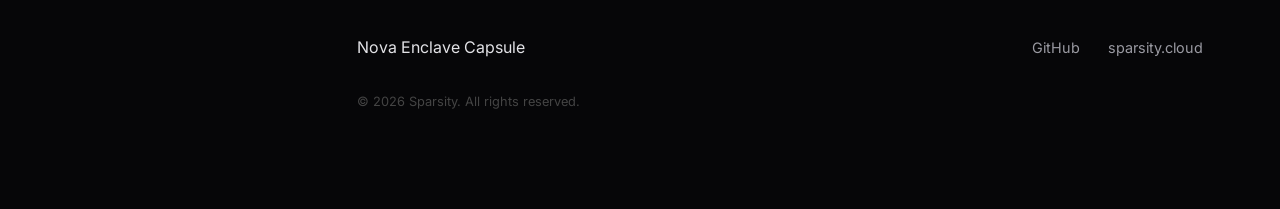
<file: webpages/examples.html>
<!DOCTYPE html>
<html lang="en">
<head>
    <meta charset="UTF-8">
    <meta name="viewport" content="width=device-width, initial-scale=1.0">
    <meta name="description" content="Nova App Examples — working reference implementations for enclave applications.">
    <title>Examples — Capsule Developer Docs</title>
    <link rel="preconnect" href="https://fonts.googleapis.com">
    <link rel="preconnect" href="https://fonts.gstatic.com" crossorigin>
    <link href="https://fonts.googleapis.com/css2?family=Outfit:wght@400;500;600;700;800&amp;family=Inter:wght@400;500;600&amp;family=Fira+Code:wght@400;500&amp;display=swap" rel="stylesheet">
    <link rel="stylesheet" href="styles.css">
</head>
<body>
<div class="layout">
    <aside class="sidebar">
        <div class="brand">
            <div class="logo-stack"><div class="logo-box"></div><div class="logo-box blur"></div></div>
            <div><h1>Capsule Docs</h1></div>
        </div>
        <nav id="nav">
            <div class="nav-section-label">Overview</div>
            <a href="index.html" class="nav-link">Home</a>
            <a href="why-capsule.html" class="nav-link">Why Capsule</a>
            <a href="architecture.html" class="nav-link">Architecture</a>
            <div class="nav-divider"></div>
            <div class="nav-section-label">Guides</div>
            <a href="getting-started.html" class="nav-link">Getting Started</a>
            <a href="app-template.html" class="nav-link">App Template</a>
            <a href="examples.html" class="nav-link">Examples</a>
            <a href="nitro-setup.html" class="nav-link">Nitro Host Setup</a>
            <div class="nav-divider"></div>
            <div class="nav-section-label">Reference</div>
            <a href="capsule-yaml.html" class="nav-link">capsule.yaml</a>
            <a href="api-reference.html" class="nav-link">Capsule API</a>
            <a href="cli-reference.html" class="nav-link">CLI Reference</a>
        </nav>
    </aside>

    <main class="content">
        <section class="section hero">
            <div class="badge">Guide</div>
            <h1 class="gradient-text">Examples</h1>
            <p class="lead">Working reference implementations that demonstrate common enclave application patterns.</p>
        </section>

        <hr class="divider">

        <!-- Example Repositories -->
        <section class="section" id="repos">
            <div class="section-header">
                <h2>Example Repositories</h2>
            </div>

            <div class="architecture-grid">
                <div class="module-card">
                    <div class="module-label">Starter</div>
                    <h3>nova-app-template</h3>
                    <p>Official starter template. Clone, customize, and deploy. Includes a pre-configured <code>capsule.yaml</code>, Dockerfile, health check, and Capsule API mock integration pattern.</p>
                    <p style="margin-top: 1rem;"><a href="https://github.com/sparsity-xyz/nova-app-template" target="_blank" rel="noreferrer">github.com/sparsity-xyz/nova-app-template</a></p>
                </div>
                <div class="module-card">
                    <div class="module-label">Collection</div>
                    <h3>nova-app-examples</h3>
                    <p>A growing collection of example applications covering different languages, frameworks, and Capsule features (attestation, signing, encryption, storage, Helios RPC).</p>
                    <p style="margin-top: 1rem;"><a href="https://github.com/sparsity-xyz/nova-app-examples" target="_blank" rel="noreferrer">github.com/sparsity-xyz/nova-app-examples</a></p>
                </div>
            </div>
        </section>

        <hr class="divider">

        <!-- hn-fetcher -->
        <section class="section" id="hn-fetcher">
            <div class="section-header">
                <h2>Built-in Example: hn-fetcher</h2>
                <p>A minimal HTTP forwarder included in the Capsule repository at <code>examples/hn-fetcher/</code>.</p>
            </div>

            <div class="doc-grid">
                <div class="doc-card">
                    <h3>What It Does</h3>
                    <p>Forwards HTTP GET requests to <code>news.ycombinator.com</code> through the Capsule egress proxy and returns the upstream response. Exposes <code>GET /health</code> for liveness checks.</p>
                </div>
                <div class="doc-card">
                    <h3>What It Demonstrates</h3>
                    <p>Explicit proxy-aware HTTP client (Node.js), egress allow-list configuration, Aux API ingress exposure, and the full build → run cycle.</p>
                </div>
                <div class="doc-card">
                    <h3>Language</h3>
                    <p>Node.js with Express. Lightweight &mdash; one source file, one dependency pattern.</p>
                </div>
            </div>

            <div class="code-box-wrapper" style="margin-top: 2rem;">
                <div class="code-box-header">examples/hn-fetcher/capsule.yaml</div>
<pre><code>version: v1
name: "hn-fetcher"
target: "hn-fetcher-enclave:latest"

sources:
  app: "hn-fetcher:latest"

defaults:
  memory_mb: 1500

ingress:
  - listen_port: 8000
  - listen_port: 9001

egress:
  allow:
    - news.ycombinator.com

api:
  listen_port: 9000

aux_api:
  listen_port: 9001</code></pre>
                <div class="code-note">
                    Ingress exposes both the app port (8000) and the Aux API port (9001) so external clients can request attestation documents.
                </div>
            </div>

            <h3 style="margin-top: 2rem;">Build &amp; Run</h3>
            <div class="code-box-wrapper">
                <div class="code-box-header">Steps</div>
<pre><code># Build the app image
cd examples/hn-fetcher
docker build -t hn-fetcher:latest .

# Build the capsule
capsule-cli build -f capsule.yaml

# Run the enclave (on a Nitro-enabled host)
sudo capsule-cli run hn-fetcher-enclave:latest -p 8000:8000 -p 9001:9001

# Verify
curl http://localhost:8000/health
# → {"ok":true,"upstream":"https://news.ycombinator.com"}</code></pre>
            </div>
        </section>

        <hr class="divider">

        <!-- Common Patterns -->
        <section class="section" id="patterns">
            <div class="section-header">
                <h2>Common Application Patterns</h2>
                <p>Patterns you'll see across examples and production apps.</p>
            </div>

            <div class="architecture-grid">
                <div class="module-card">
                    <div class="module-label">Pattern</div>
                    <h3>Attestation Service</h3>
                    <p>Expose the Aux API port through ingress so external clients can fetch attestation documents. The Aux API sanitizes the response (removes <code>public_key</code>).</p>
                    <div class="code-box-wrapper no-top-margin" style="margin-top: 1rem;">
<pre><code>ingress:
  - listen_port: 8080    # app
  - listen_port: 18001   # aux API
aux_api:
  listen_port: 18001</code></pre>
                    </div>
                </div>

                <div class="module-card">
                    <div class="module-label">Pattern</div>
                    <h3>Encrypted Communication</h3>
                    <p>Client generates a P-384 keypair, derives a shared secret with the enclave public key, and encrypts data with AES-256-GCM before sending to the enclave's <code>/v1/encryption/decrypt</code>.</p>
                    <div class="code-box-wrapper no-top-margin" style="margin-top: 1rem;">
<pre><code># Client flow:
# 1. GET /v1/encryption/public_key
# 2. Generate client P-384 keypair
# 3. ECDH → HKDF → AES-256-GCM
# 4. POST /v1/encryption/decrypt</code></pre>
                    </div>
                </div>

                <div class="module-card">
                    <div class="module-label">Pattern</div>
                    <h3>On-Chain Data via Helios</h3>
                    <p>Use the built-in Helios light client for trustless on-chain reads. No external RPC trust required.</p>
                    <div class="code-box-wrapper no-top-margin" style="margin-top: 1rem;">
<pre><code>from web3 import Web3

# Trustless Base Sepolia reads
base = Web3(Web3.HTTPProvider(
    "http://127.0.0.1:18545"
))
block = base.eth.get_block('latest')</code></pre>
                    </div>
                </div>

                <div class="module-card">
                    <div class="module-label">Pattern</div>
                    <h3>Persistent Storage with S3</h3>
                    <p>Use the Capsule S3 API for encrypted object storage, with optional KMS-derived encryption keys.</p>
                    <div class="code-box-wrapper no-top-margin" style="margin-top: 1rem;">
<pre><code># Store data
POST http://127.0.0.1:18000/v1/s3/put
{"key": "data/records.json",
 "body": "..."}

# Retrieve data
POST http://127.0.0.1:18000/v1/s3/get
{"key": "data/records.json"}</code></pre>
                    </div>
                </div>

                <div class="module-card">
                    <div class="module-label">Pattern</div>
                    <h3>Transaction Signing</h3>
                    <p>Sign EIP-1559 transactions inside the enclave using the Capsule eth signing API.</p>
                    <div class="code-box-wrapper no-top-margin" style="margin-top: 1rem;">
<pre><code># Get enclave address
GET /v1/eth/address

# Sign a transaction
POST /v1/eth/sign-tx
{
  "chain_id": 84532,
  "to": "0x...",
  "value": "0x0",
  "data": "0x..."
}</code></pre>
                    </div>
                </div>

                <div class="module-card">
                    <div class="module-label">Pattern</div>
                    <h3>Host-Backed Data Directory</h3>
                    <p>Mount a persistent writable directory for application state that survives enclave restarts.</p>
                    <div class="code-box-wrapper no-top-margin" style="margin-top: 1rem;">
<pre><code># capsule.yaml
storage:
  mounts:
    - name: appdata
      mount_path: /mnt/appdata
      required: true
      size_mb: 10240

# Run with binding
sudo capsule-cli run app:latest \
  --mount appdata=/var/lib/app/data</code></pre>
                    </div>
                </div>
            </div>
        </section>

        <section class="section">
            <div class="quick-links">
                <a href="https://github.com/sparsity-xyz/nova-app-template" target="_blank" rel="noreferrer" class="btn btn-primary">Get the Template</a>
                <a href="https://github.com/sparsity-xyz/nova-app-examples" target="_blank" rel="noreferrer" class="btn btn-secondary">Browse Examples</a>
            </div>
        </section>

        <footer class="footer">
            <div class="footer-content">
                <span>Nova Enclave Capsule</span>
                <div class="footer-links">
                    <a href="https://github.com/sparsity-xyz/nova-enclave-capsule" target="_blank" rel="noreferrer">GitHub</a>
                    <a href="https://sparsity.cloud" target="_blank" rel="noreferrer">sparsity.cloud</a>
                </div>
            </div>
            <div class="footer-bottom">&copy; 2026 Sparsity. All rights reserved.</div>
        </footer>
    </main>
</div>
<script src="script.js"></script>
</body>
</html>
</file>
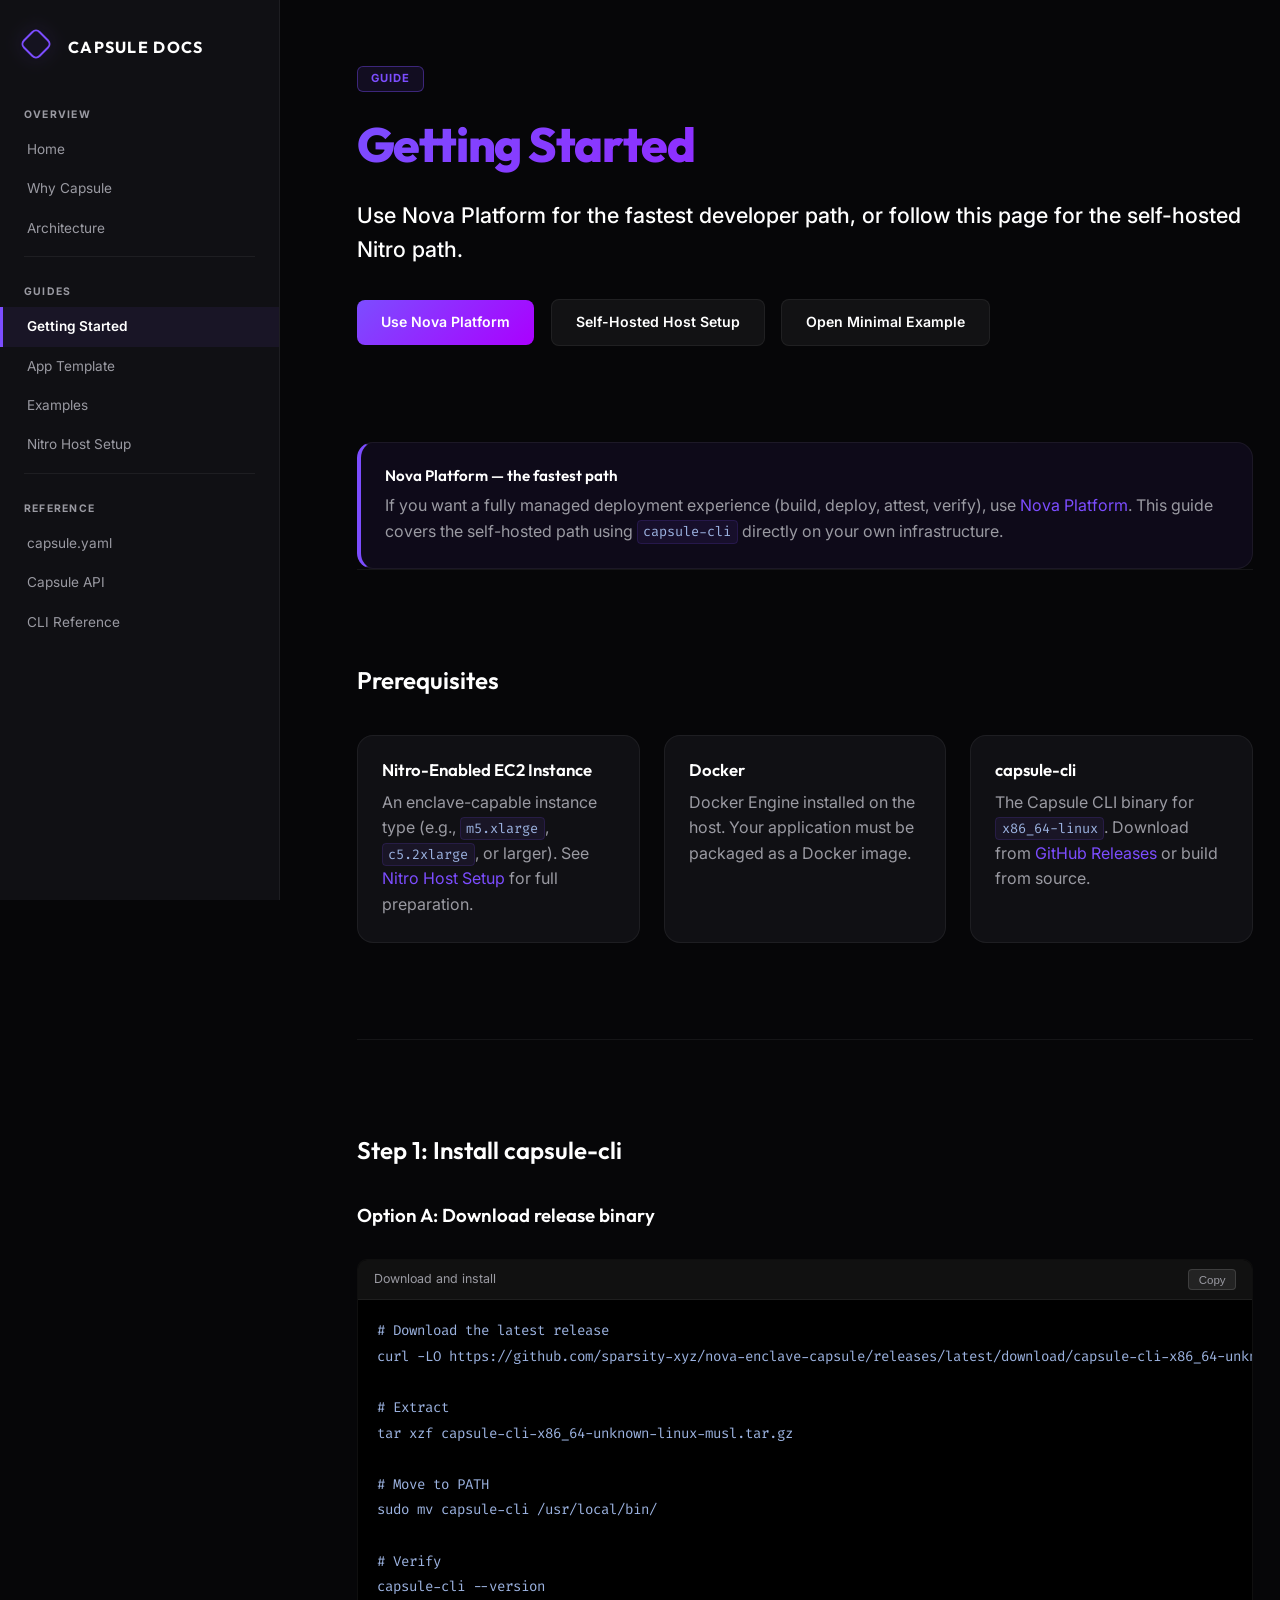
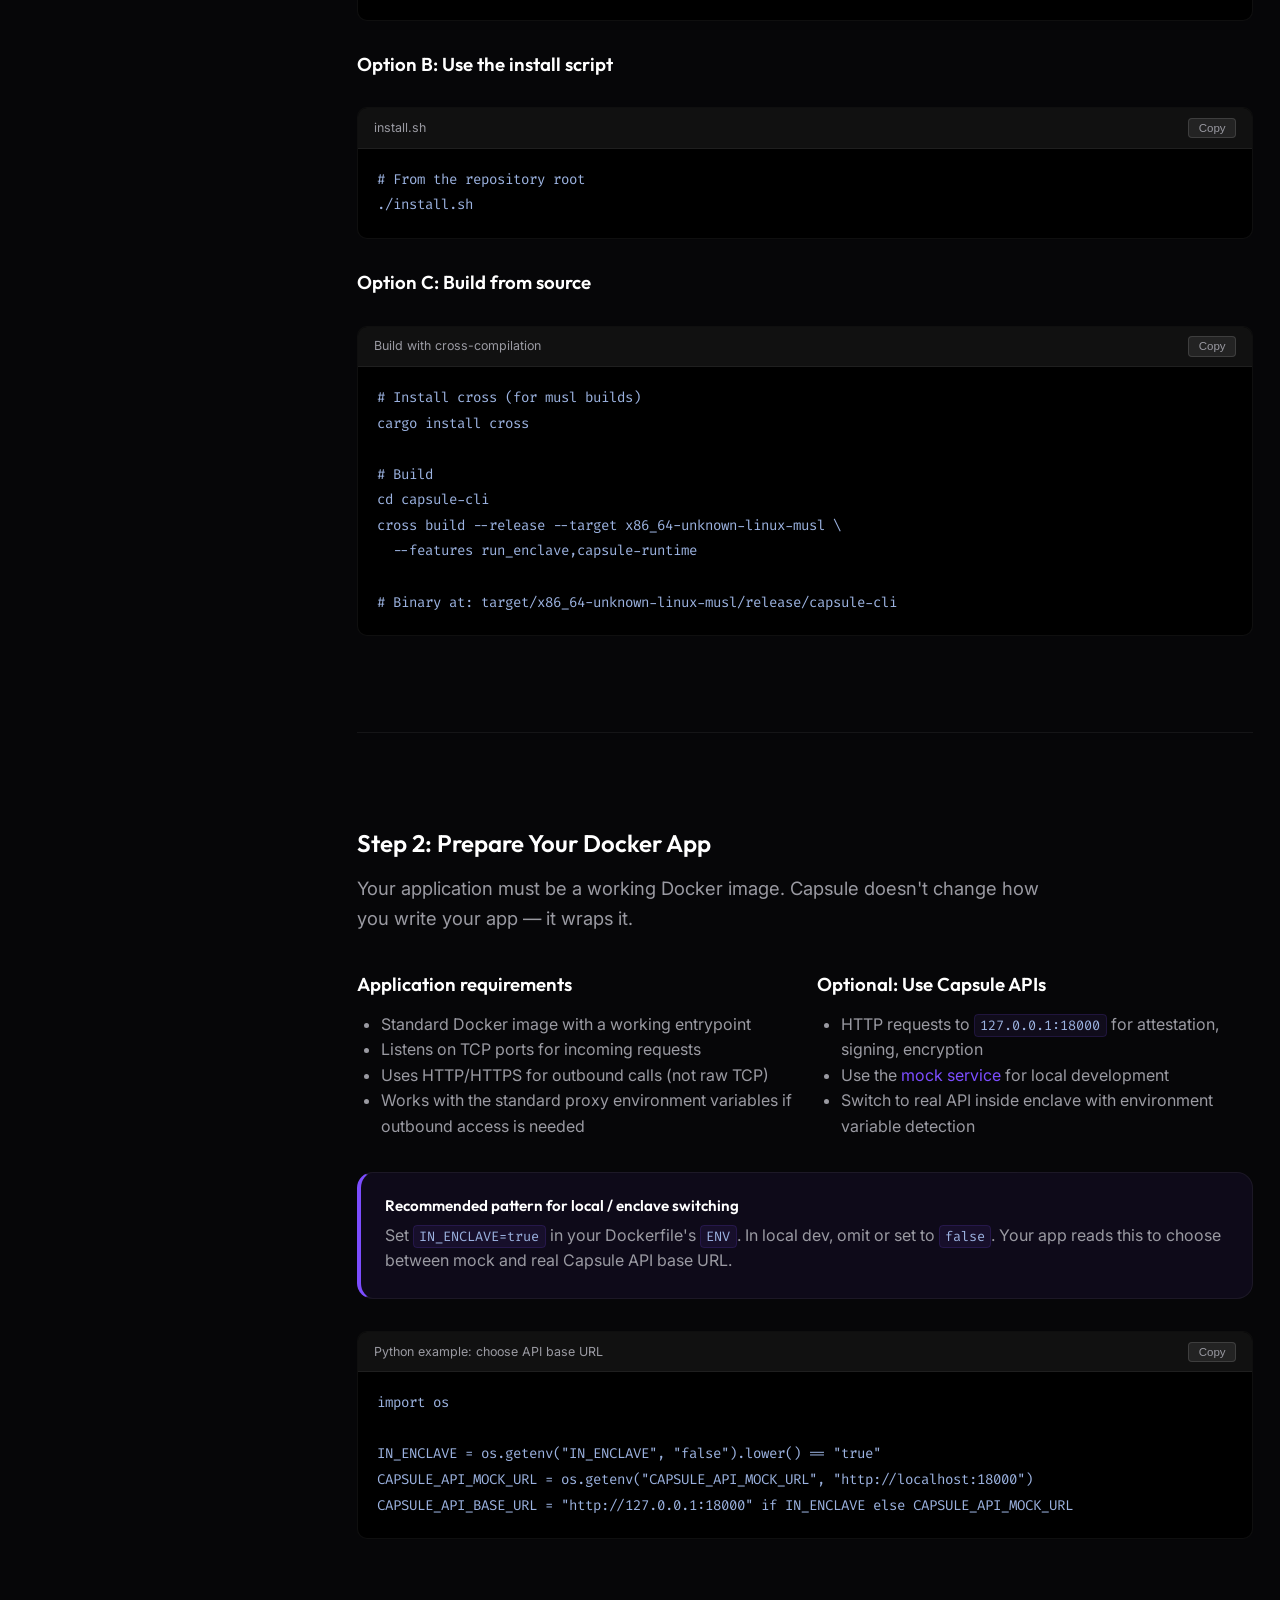
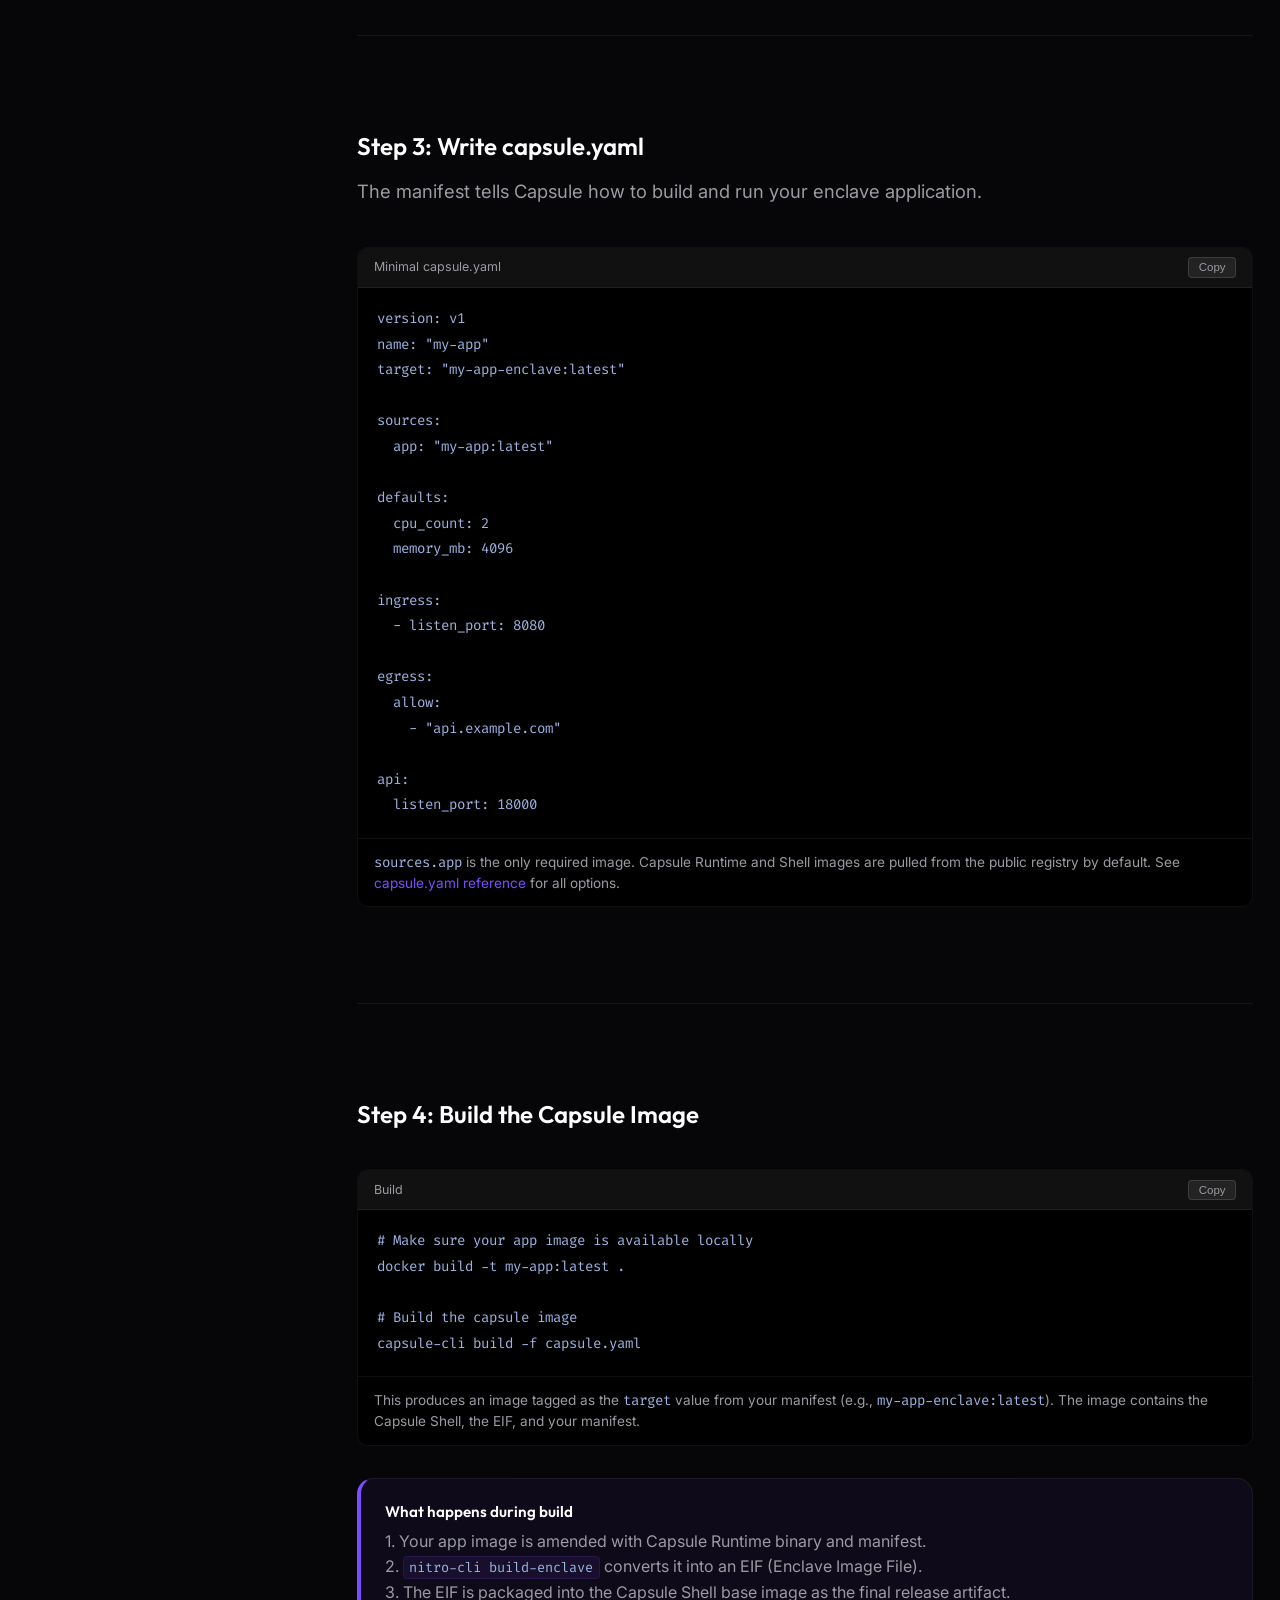
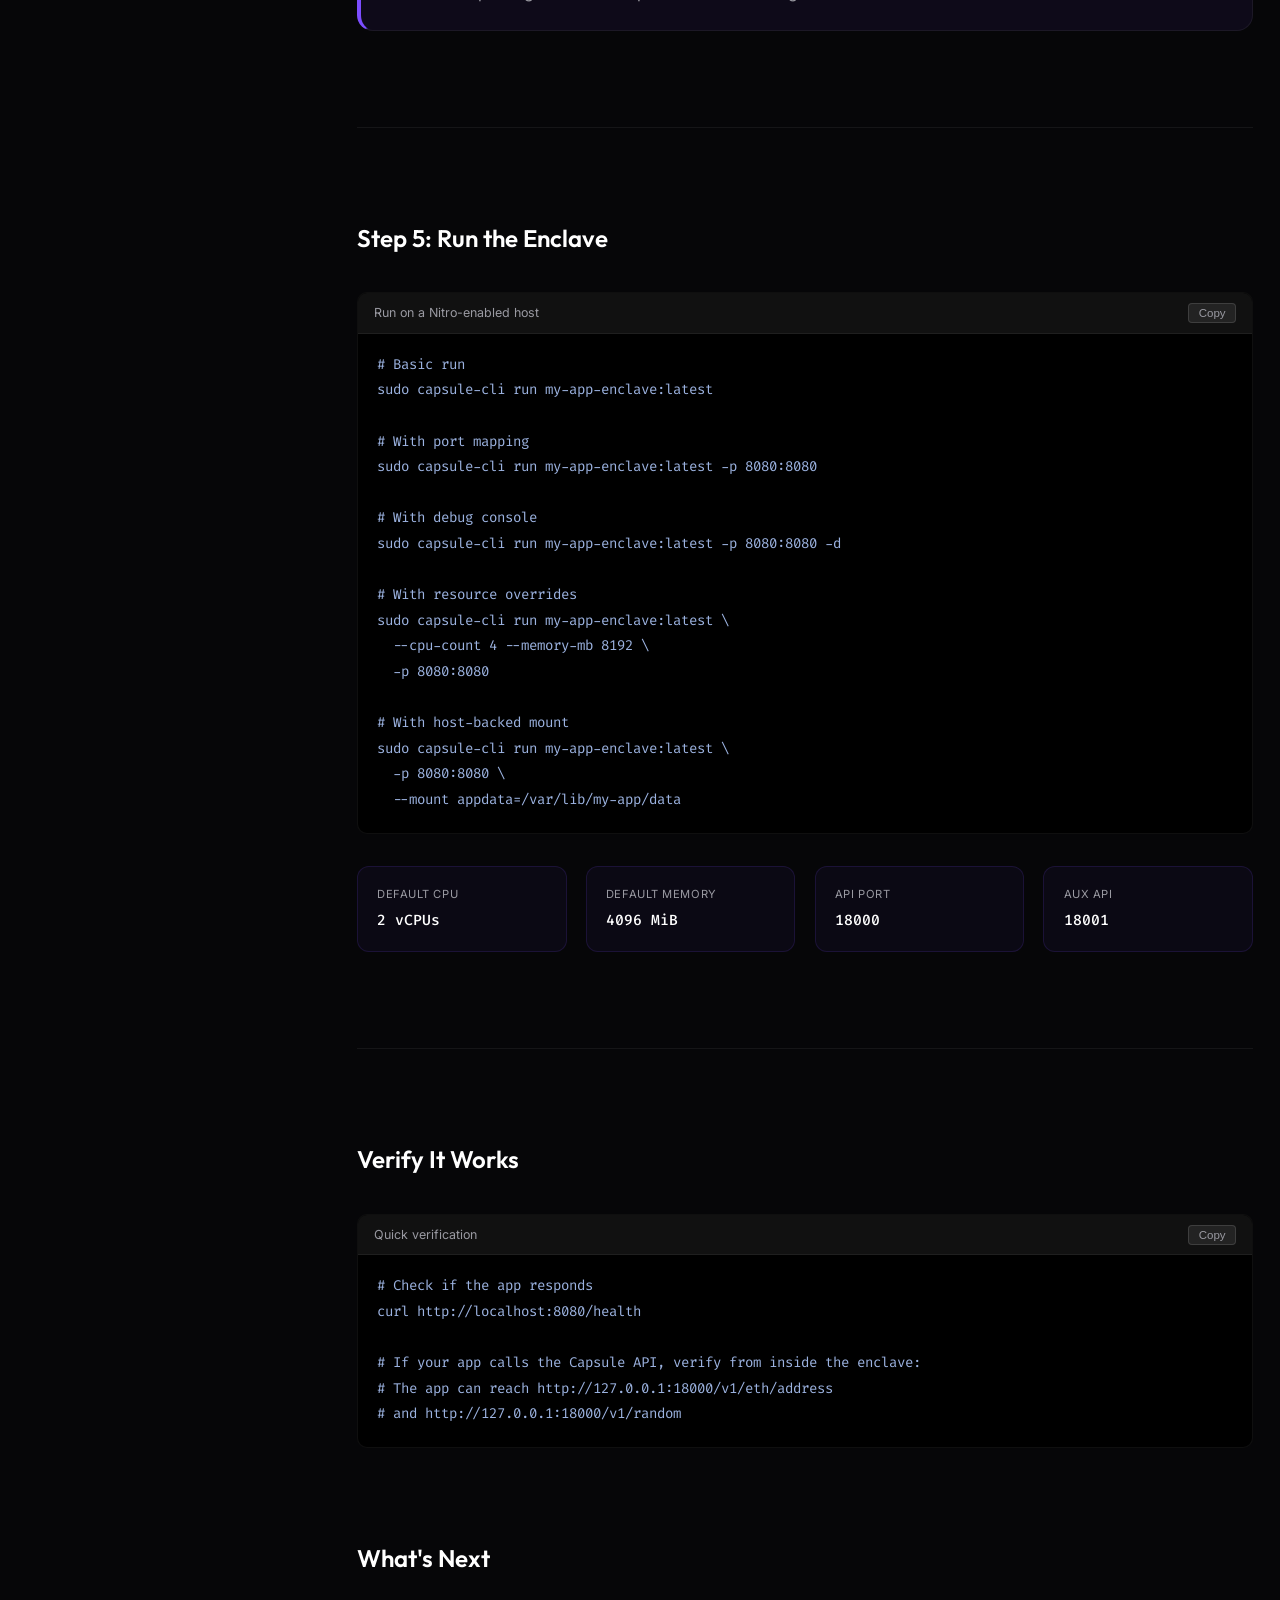
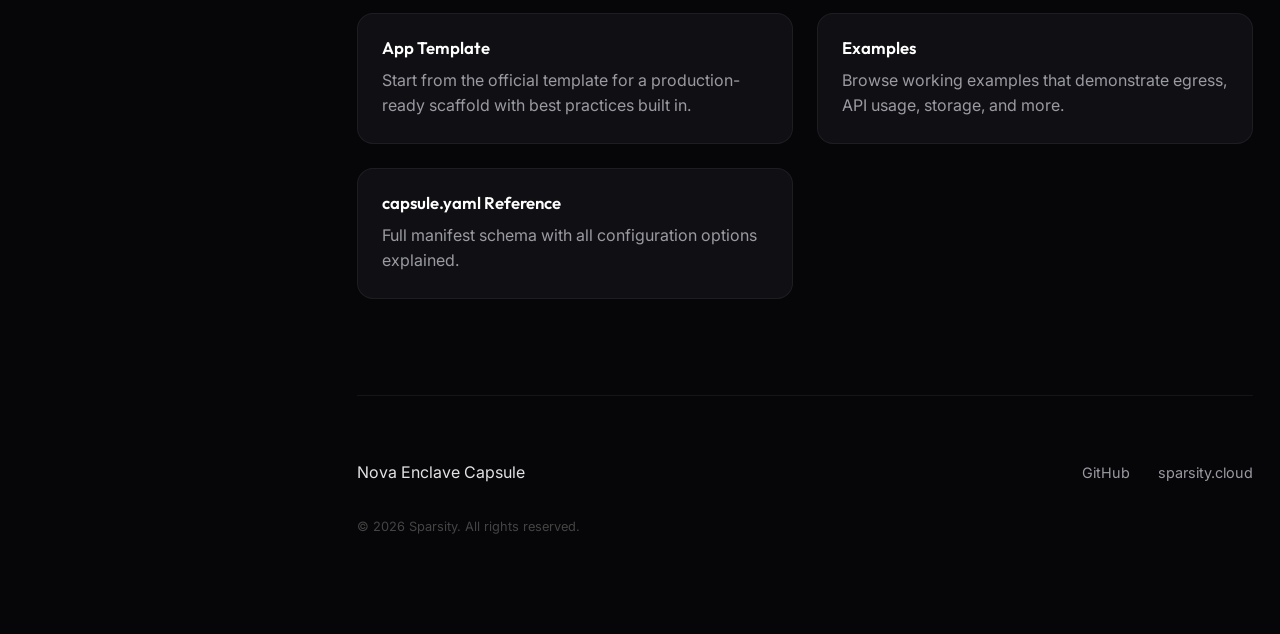
<file: webpages/getting-started.html>
<!DOCTYPE html>
<html lang="en">
<head>
    <meta charset="UTF-8">
    <meta name="viewport" content="width=device-width, initial-scale=1.0">
    <meta name="description" content="Getting started with Nova Enclave Capsule — install, configure, build, and run your first enclave app.">
    <title>Getting Started — Capsule Developer Docs</title>
    <link rel="preconnect" href="https://fonts.googleapis.com">
    <link rel="preconnect" href="https://fonts.gstatic.com" crossorigin>
    <link href="https://fonts.googleapis.com/css2?family=Outfit:wght@400;500;600;700;800&amp;family=Inter:wght@400;500;600&amp;family=Fira+Code:wght@400;500&amp;display=swap" rel="stylesheet">
    <link rel="stylesheet" href="styles.css">
</head>
<body>
<div class="layout">
    <aside class="sidebar">
        <div class="brand">
            <div class="logo-stack"><div class="logo-box"></div><div class="logo-box blur"></div></div>
            <div><h1>Capsule Docs</h1></div>
        </div>
        <nav id="nav">
            <div class="nav-section-label">Overview</div>
            <a href="index.html" class="nav-link">Home</a>
            <a href="why-capsule.html" class="nav-link">Why Capsule</a>
            <a href="architecture.html" class="nav-link">Architecture</a>
            <div class="nav-divider"></div>
            <div class="nav-section-label">Guides</div>
            <a href="getting-started.html" class="nav-link">Getting Started</a>
            <a href="app-template.html" class="nav-link">App Template</a>
            <a href="examples.html" class="nav-link">Examples</a>
            <a href="nitro-setup.html" class="nav-link">Nitro Host Setup</a>
            <div class="nav-divider"></div>
            <div class="nav-section-label">Reference</div>
            <a href="capsule-yaml.html" class="nav-link">capsule.yaml</a>
            <a href="api-reference.html" class="nav-link">Capsule API</a>
            <a href="cli-reference.html" class="nav-link">CLI Reference</a>
        </nav>
    </aside>

    <main class="content">
        <section class="section hero">
            <div class="badge">Guide</div>
            <h1 class="gradient-text">Getting Started</h1>
            <p class="lead">Use Nova Platform for the fastest developer path, or follow this page for the self-hosted Nitro path.</p>

            <div class="quick-links">
                <a href="https://sparsity.cloud" target="_blank" rel="noreferrer" class="btn btn-primary">Use Nova Platform</a>
                <a href="nitro-setup.html" class="btn btn-secondary">Self-Hosted Host Setup</a>
                <a href="minimal-example.html" class="btn btn-secondary">Open Minimal Example</a>
            </div>
        </section>

        <div class="callout">
            <h4>Nova Platform — the fastest path</h4>
            <p>If you want a fully managed deployment experience (build, deploy, attest, verify), use <a href="https://sparsity.cloud" target="_blank" rel="noreferrer">Nova Platform</a>. This guide covers the self-hosted path using <code>capsule-cli</code> directly on your own infrastructure.</p>
        </div>

        <hr class="divider">

        <!-- Prerequisites -->
        <section class="section" id="prerequisites">
            <div class="section-header">
                <h2>Prerequisites</h2>
            </div>

            <div class="doc-grid">
                <div class="doc-card">
                    <h3>Nitro-Enabled EC2 Instance</h3>
                    <p>An enclave-capable instance type (e.g., <code>m5.xlarge</code>, <code>c5.2xlarge</code>, or larger). See <a href="nitro-setup.html">Nitro Host Setup</a> for full preparation.</p>
                </div>
                <div class="doc-card">
                    <h3>Docker</h3>
                    <p>Docker Engine installed on the host. Your application must be packaged as a Docker image.</p>
                </div>
                <div class="doc-card">
                    <h3>capsule-cli</h3>
                    <p>The Capsule CLI binary for <code>x86_64-linux</code>. Download from <a href="https://github.com/sparsity-xyz/nova-enclave-capsule/releases" target="_blank" rel="noreferrer">GitHub Releases</a> or build from source.</p>
                </div>
            </div>
        </section>

        <hr class="divider">

        <!-- Install capsule-cli -->
        <section class="section" id="install">
            <div class="section-header">
                <h2>Step 1: Install capsule-cli</h2>
            </div>

            <h3>Option A: Download release binary</h3>
            <div class="code-box-wrapper">
                <div class="code-box-header">Download and install</div>
<pre><code># Download the latest release
curl -LO https://github.com/sparsity-xyz/nova-enclave-capsule/releases/latest/download/capsule-cli-x86_64-unknown-linux-musl.tar.gz

# Extract
tar xzf capsule-cli-x86_64-unknown-linux-musl.tar.gz

# Move to PATH
sudo mv capsule-cli /usr/local/bin/

# Verify
capsule-cli --version</code></pre>
            </div>

            <h3 style="margin-top: 2rem;">Option B: Use the install script</h3>
            <div class="code-box-wrapper">
                <div class="code-box-header">install.sh</div>
<pre><code># From the repository root
./install.sh</code></pre>
            </div>

            <h3 style="margin-top: 2rem;">Option C: Build from source</h3>
            <div class="code-box-wrapper">
                <div class="code-box-header">Build with cross-compilation</div>
<pre><code># Install cross (for musl builds)
cargo install cross

# Build
cd capsule-cli
cross build --release --target x86_64-unknown-linux-musl \
  --features run_enclave,capsule-runtime

# Binary at: target/x86_64-unknown-linux-musl/release/capsule-cli</code></pre>
            </div>
        </section>

        <hr class="divider">

        <!-- Prepare your app -->
        <section class="section" id="app">
            <div class="section-header">
                <h2>Step 2: Prepare Your Docker App</h2>
                <p>Your application must be a working Docker image. Capsule doesn't change how you write your app — it wraps it.</p>
            </div>

            <div class="two-column">
                <div>
                    <h3>Application requirements</h3>
                    <ul style="padding-left: 1.5rem; color: var(--text-muted);">
                        <li>Standard Docker image with a working entrypoint</li>
                        <li>Listens on TCP ports for incoming requests</li>
                        <li>Uses HTTP/HTTPS for outbound calls (not raw TCP)</li>
                        <li>Works with the standard proxy environment variables if outbound access is needed</li>
                    </ul>
                </div>
                <div>
                    <h3>Optional: Use Capsule APIs</h3>
                    <ul style="padding-left: 1.5rem; color: var(--text-muted);">
                        <li>HTTP requests to <code>127.0.0.1:18000</code> for attestation, signing, encryption</li>
                        <li>Use the <a href="api-reference.html#mock">mock service</a> for local development</li>
                        <li>Switch to real API inside enclave with environment variable detection</li>
                    </ul>
                </div>
            </div>

            <div class="callout" style="margin-top: 2rem;">
                <h4>Recommended pattern for local / enclave switching</h4>
                <p>Set <code>IN_ENCLAVE=true</code> in your Dockerfile's <code>ENV</code>. In local dev, omit or set to <code>false</code>. Your app reads this to choose between mock and real Capsule API base URL.</p>
            </div>

            <div class="code-box-wrapper">
                <div class="code-box-header">Python example: choose API base URL</div>
<pre><code>import os

IN_ENCLAVE = os.getenv("IN_ENCLAVE", "false").lower() == "true"
CAPSULE_API_MOCK_URL = os.getenv("CAPSULE_API_MOCK_URL", "http://localhost:18000")
CAPSULE_API_BASE_URL = "http://127.0.0.1:18000" if IN_ENCLAVE else CAPSULE_API_MOCK_URL</code></pre>
            </div>
        </section>

        <hr class="divider">

        <!-- Write manifest -->
        <section class="section" id="manifest">
            <div class="section-header">
                <h2>Step 3: Write capsule.yaml</h2>
                <p>The manifest tells Capsule how to build and run your enclave application.</p>
            </div>

            <div class="code-box-wrapper">
                <div class="code-box-header">Minimal capsule.yaml</div>
<pre><code>version: v1
name: "my-app"
target: "my-app-enclave:latest"

sources:
  app: "my-app:latest"

defaults:
  cpu_count: 2
  memory_mb: 4096

ingress:
  - listen_port: 8080

egress:
  allow:
    - "api.example.com"

api:
  listen_port: 18000</code></pre>
                <div class="code-note">
                    <code>sources.app</code> is the only required image. Capsule Runtime and Shell images are pulled from the public registry by default. See <a href="capsule-yaml.html">capsule.yaml reference</a> for all options.
                </div>
            </div>
        </section>

        <hr class="divider">

        <!-- Build -->
        <section class="section" id="build">
            <div class="section-header">
                <h2>Step 4: Build the Capsule Image</h2>
            </div>

            <div class="code-box-wrapper">
                <div class="code-box-header">Build</div>
<pre><code># Make sure your app image is available locally
docker build -t my-app:latest .

# Build the capsule image
capsule-cli build -f capsule.yaml</code></pre>
                <div class="code-note">
                    This produces an image tagged as the <code>target</code> value from your manifest (e.g., <code>my-app-enclave:latest</code>). The image contains the Capsule Shell, the EIF, and your manifest.
                </div>
            </div>

            <div class="callout" style="margin-top: 2rem;">
                <h4>What happens during build</h4>
                <p>1. Your app image is amended with Capsule Runtime binary and manifest.<br>
                2. <code>nitro-cli build-enclave</code> converts it into an EIF (Enclave Image File).<br>
                3. The EIF is packaged into the Capsule Shell base image as the final release artifact.</p>
            </div>
        </section>

        <hr class="divider">

        <!-- Run -->
        <section class="section" id="run">
            <div class="section-header">
                <h2>Step 5: Run the Enclave</h2>
            </div>

            <div class="code-box-wrapper">
                <div class="code-box-header">Run on a Nitro-enabled host</div>
<pre><code># Basic run
sudo capsule-cli run my-app-enclave:latest

# With port mapping
sudo capsule-cli run my-app-enclave:latest -p 8080:8080

# With debug console
sudo capsule-cli run my-app-enclave:latest -p 8080:8080 -d

# With resource overrides
sudo capsule-cli run my-app-enclave:latest \
  --cpu-count 4 --memory-mb 8192 \
  -p 8080:8080

# With host-backed mount
sudo capsule-cli run my-app-enclave:latest \
  -p 8080:8080 \
  --mount appdata=/var/lib/my-app/data</code></pre>
            </div>

            <div class="specs-grid" style="margin-top: 2rem;">
                <div class="spec-item">
                    <div class="spec-label">Default CPU</div>
                    <div class="spec-value">2 vCPUs</div>
                </div>
                <div class="spec-item">
                    <div class="spec-label">Default Memory</div>
                    <div class="spec-value">4096 MiB</div>
                </div>
                <div class="spec-item">
                    <div class="spec-label">API Port</div>
                    <div class="spec-value">18000</div>
                </div>
                <div class="spec-item">
                    <div class="spec-label">Aux API</div>
                    <div class="spec-value">18001</div>
                </div>
            </div>
        </section>

        <hr class="divider">

        <!-- Verify -->
        <section class="section" id="verify">
            <div class="section-header">
                <h2>Verify It Works</h2>
            </div>

            <div class="code-box-wrapper">
                <div class="code-box-header">Quick verification</div>
<pre><code># Check if the app responds
curl http://localhost:8080/health

# If your app calls the Capsule API, verify from inside the enclave:
# The app can reach http://127.0.0.1:18000/v1/eth/address
# and http://127.0.0.1:18000/v1/random</code></pre>
            </div>
        </section>

        <section class="section">
            <div class="section-header">
                <h2>What's Next</h2>
            </div>
            <div class="reference-grid">
                <a href="app-template.html" class="reference-card">
                    <h3>App Template</h3>
                    <p>Start from the official template for a production-ready scaffold with best practices built in.</p>
                </a>
                <a href="examples.html" class="reference-card">
                    <h3>Examples</h3>
                    <p>Browse working examples that demonstrate egress, API usage, storage, and more.</p>
                </a>
                <a href="capsule-yaml.html" class="reference-card">
                    <h3>capsule.yaml Reference</h3>
                    <p>Full manifest schema with all configuration options explained.</p>
                </a>
            </div>
        </section>

        <footer class="footer">
            <div class="footer-content">
                <span>Nova Enclave Capsule</span>
                <div class="footer-links">
                    <a href="https://github.com/sparsity-xyz/nova-enclave-capsule" target="_blank" rel="noreferrer">GitHub</a>
                    <a href="https://sparsity.cloud" target="_blank" rel="noreferrer">sparsity.cloud</a>
                </div>
            </div>
            <div class="footer-bottom">&copy; 2026 Sparsity. All rights reserved.</div>
        </footer>
    </main>
</div>
<script src="script.js"></script>
</body>
</html>
</file>
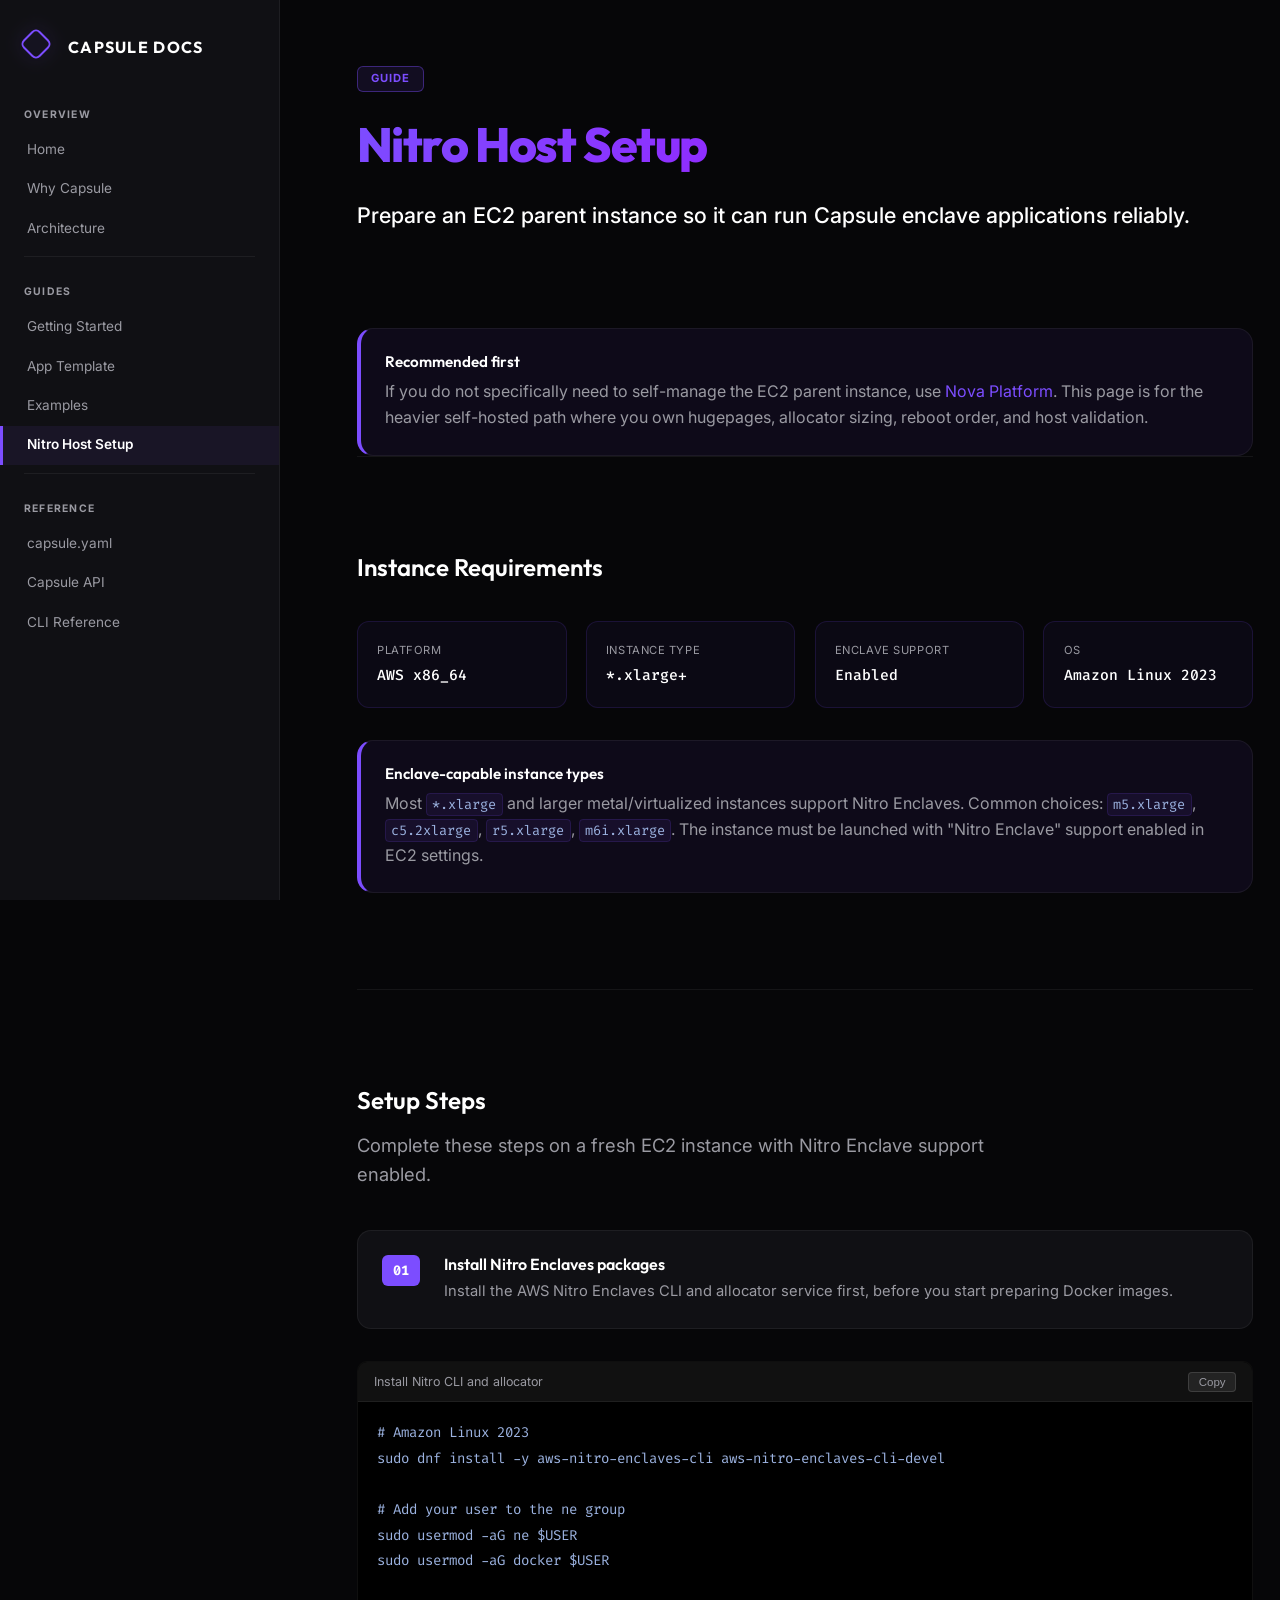
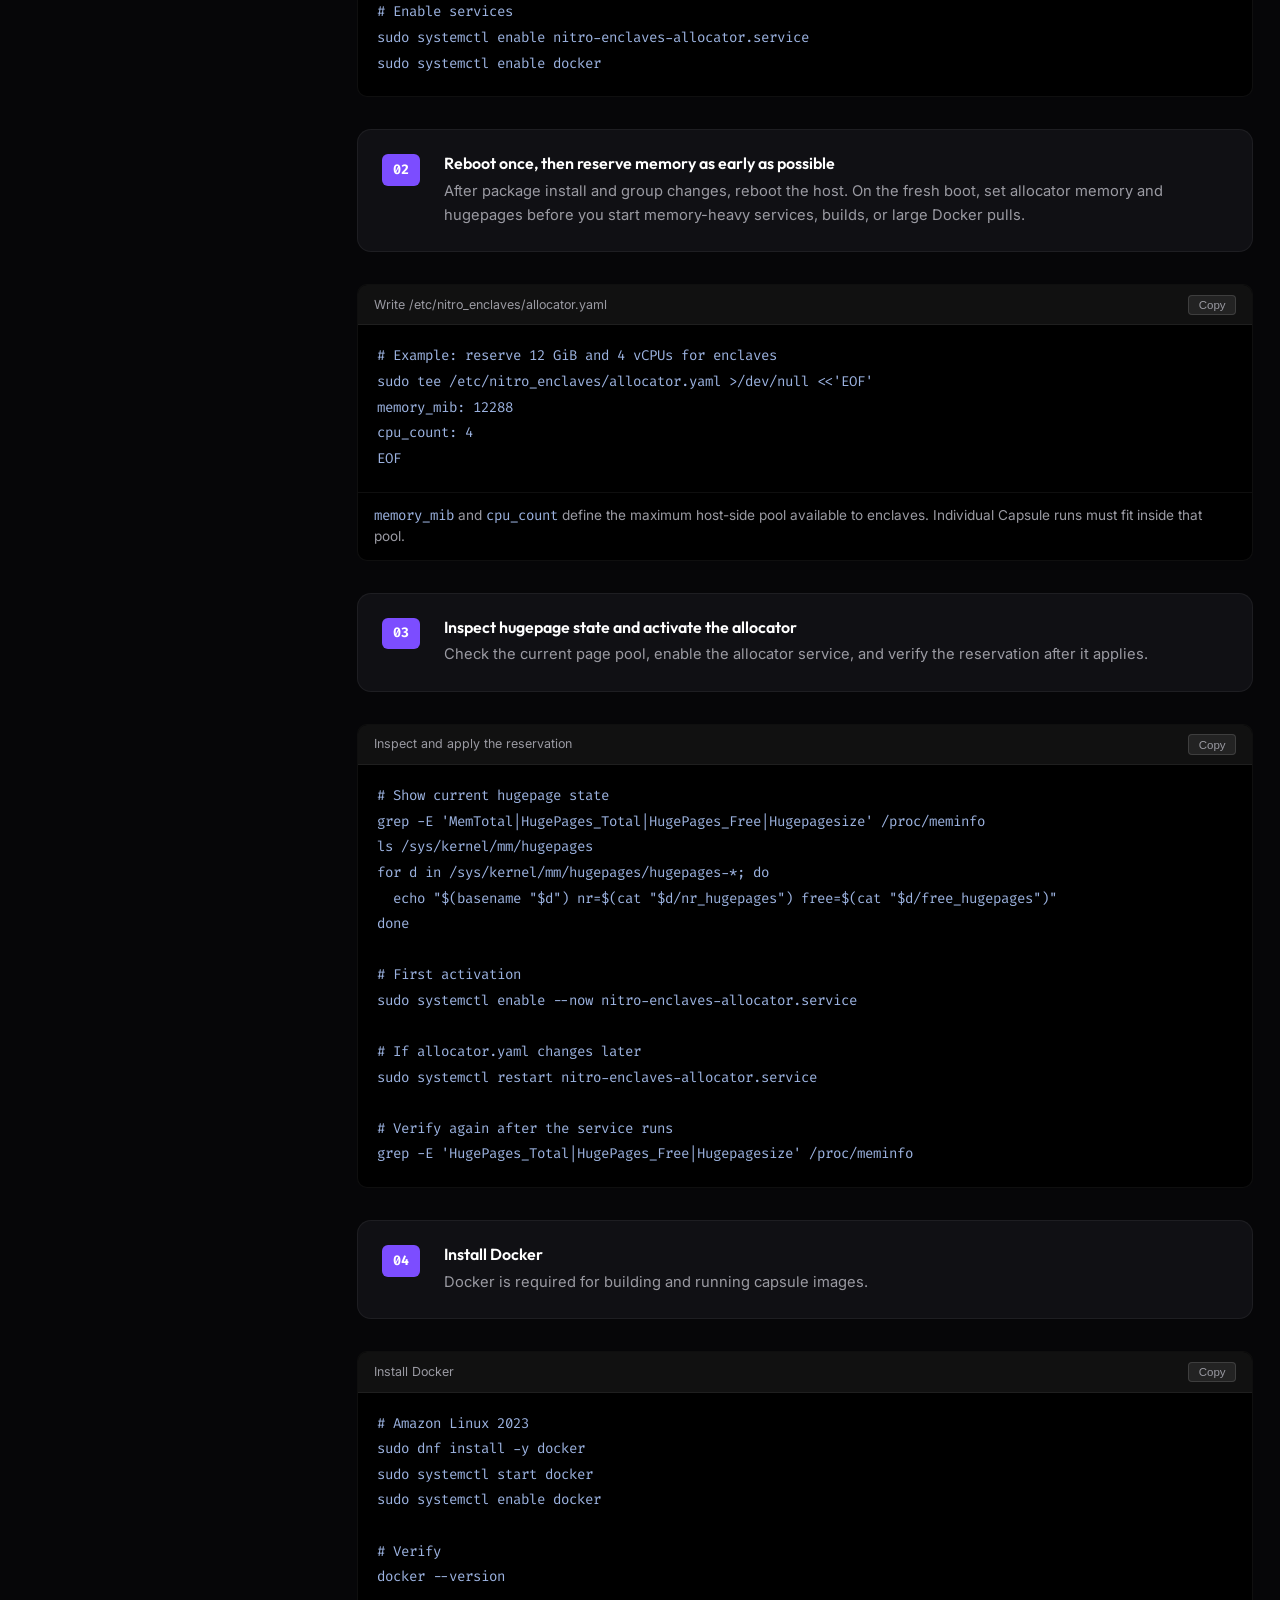
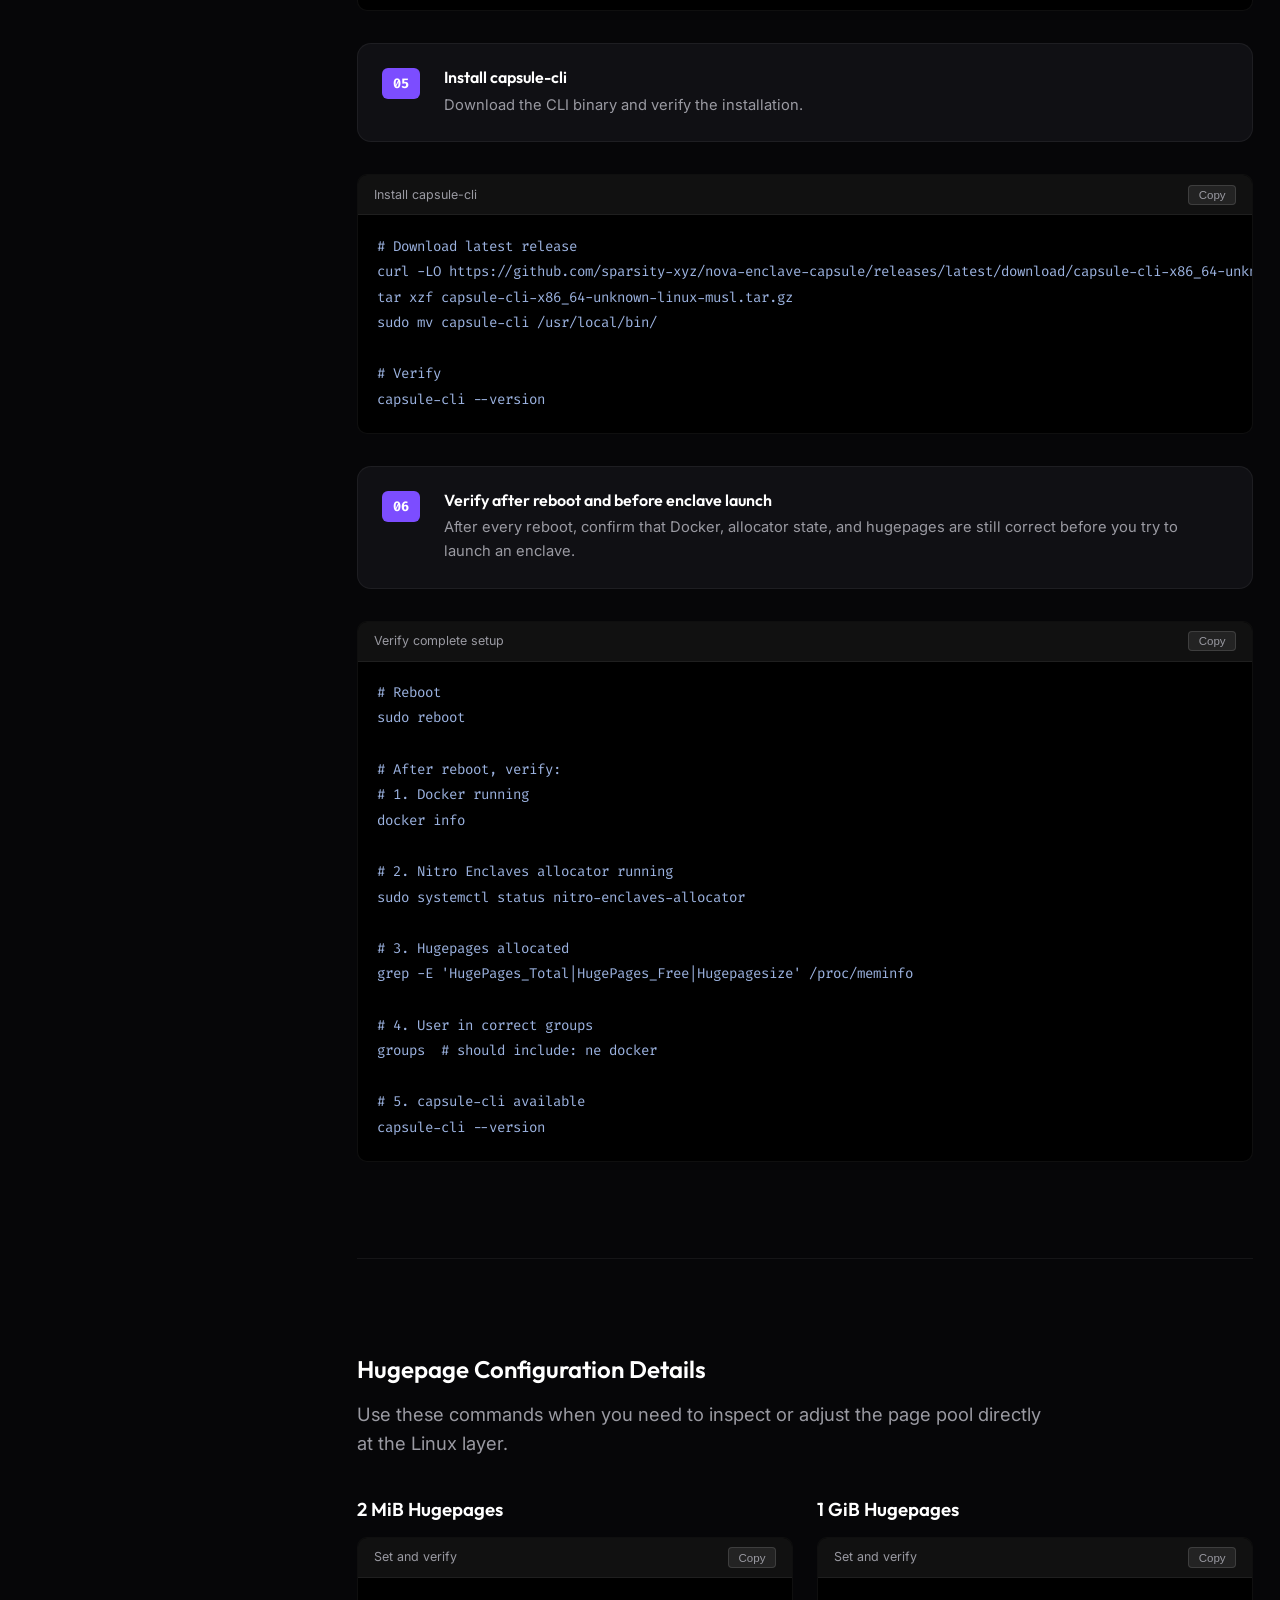
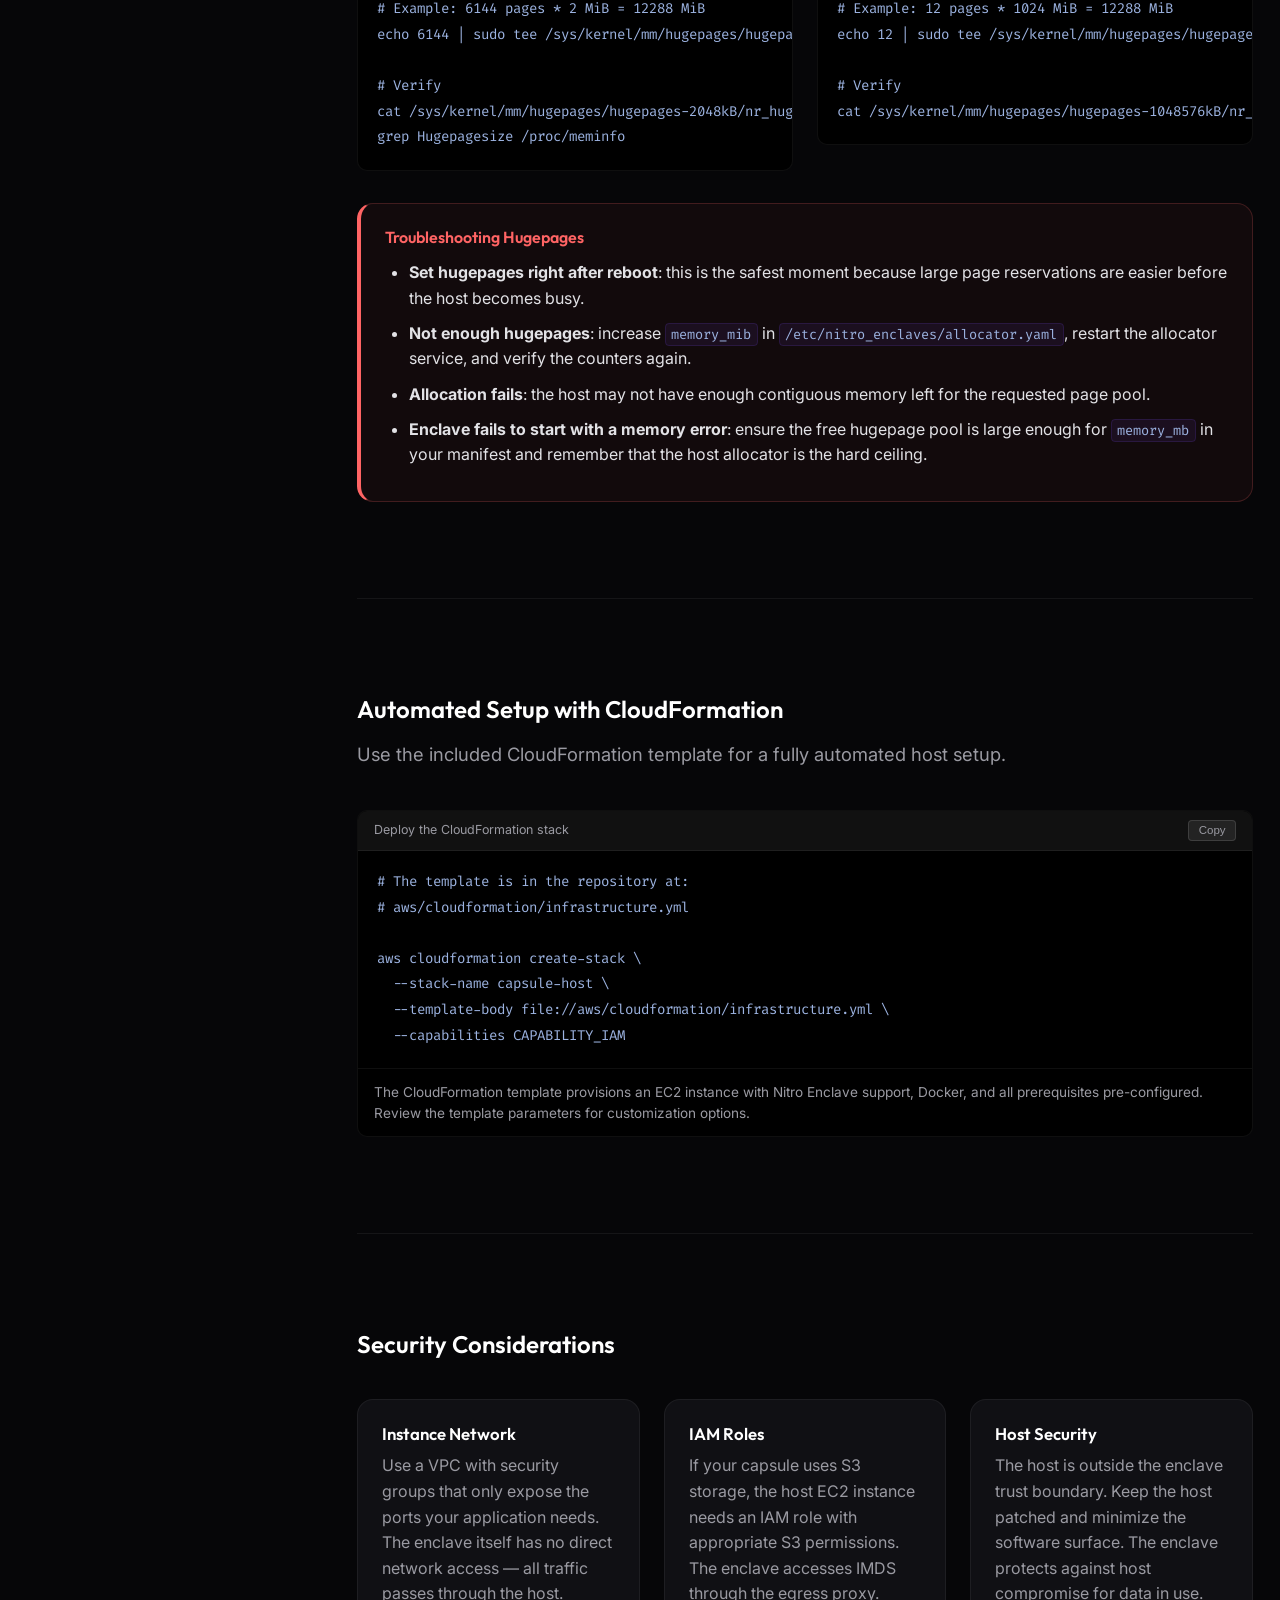
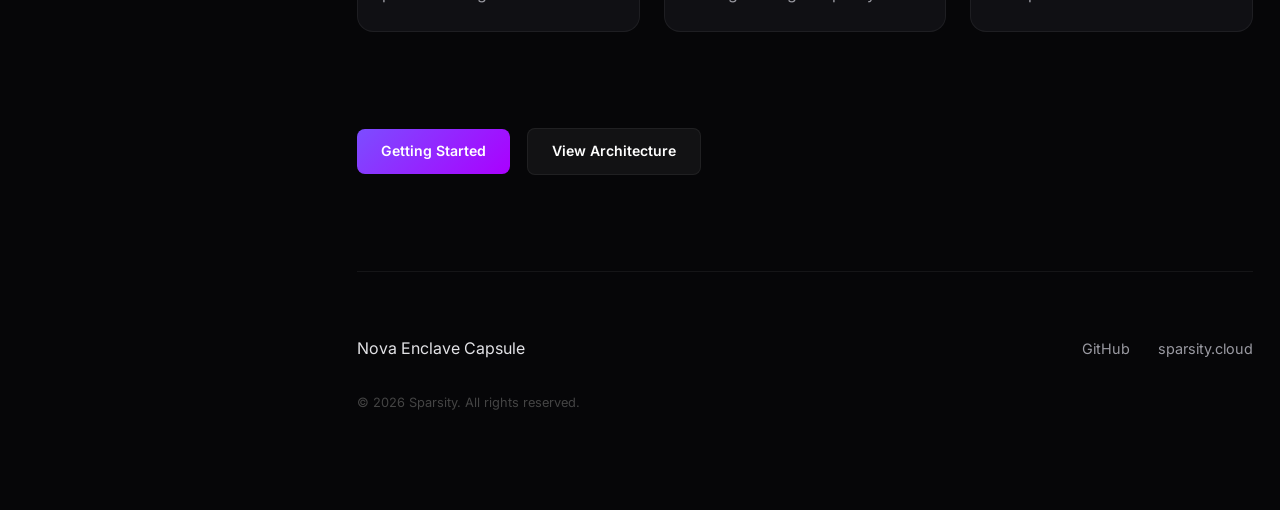
<file: webpages/host-setup.html>
<!DOCTYPE html>
<html lang="en">
<head>
    <meta charset="UTF-8">
    <meta name="viewport" content="width=device-width, initial-scale=1.0">
    <meta name="description" content="Redirecting to Capsule Nitro host setup documentation">
    <title>Redirecting to Nitro Host Setup</title>
    <link rel="canonical" href="./nitro-setup.html">
    <meta name="robots" content="noindex">
    <script>
        const target = `nitro-setup.html${window.location.search}${window.location.hash}`;
        window.location.replace(target);
    </script>
</head>
<body>
    <p>Redirecting to <a href="nitro-setup.html">Nitro Host Setup</a>...</p>
</body>
</html>
</file>
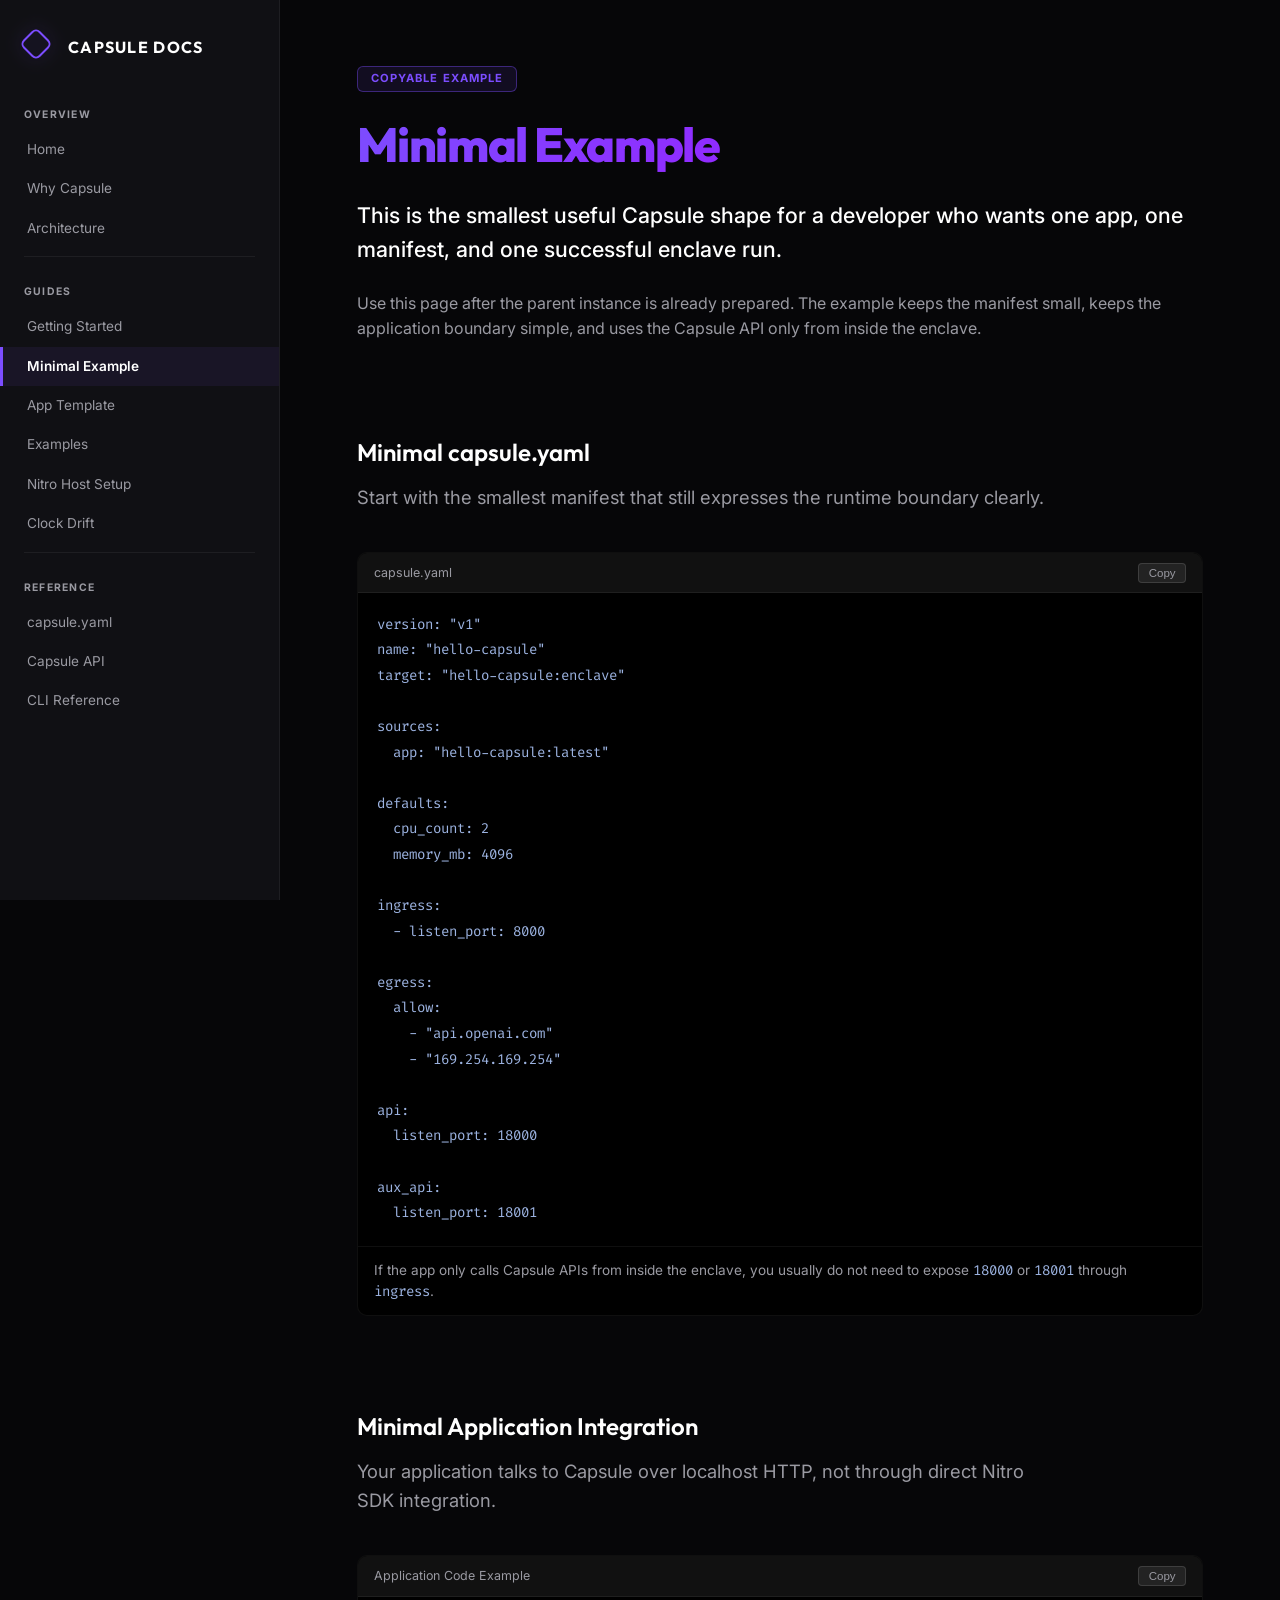
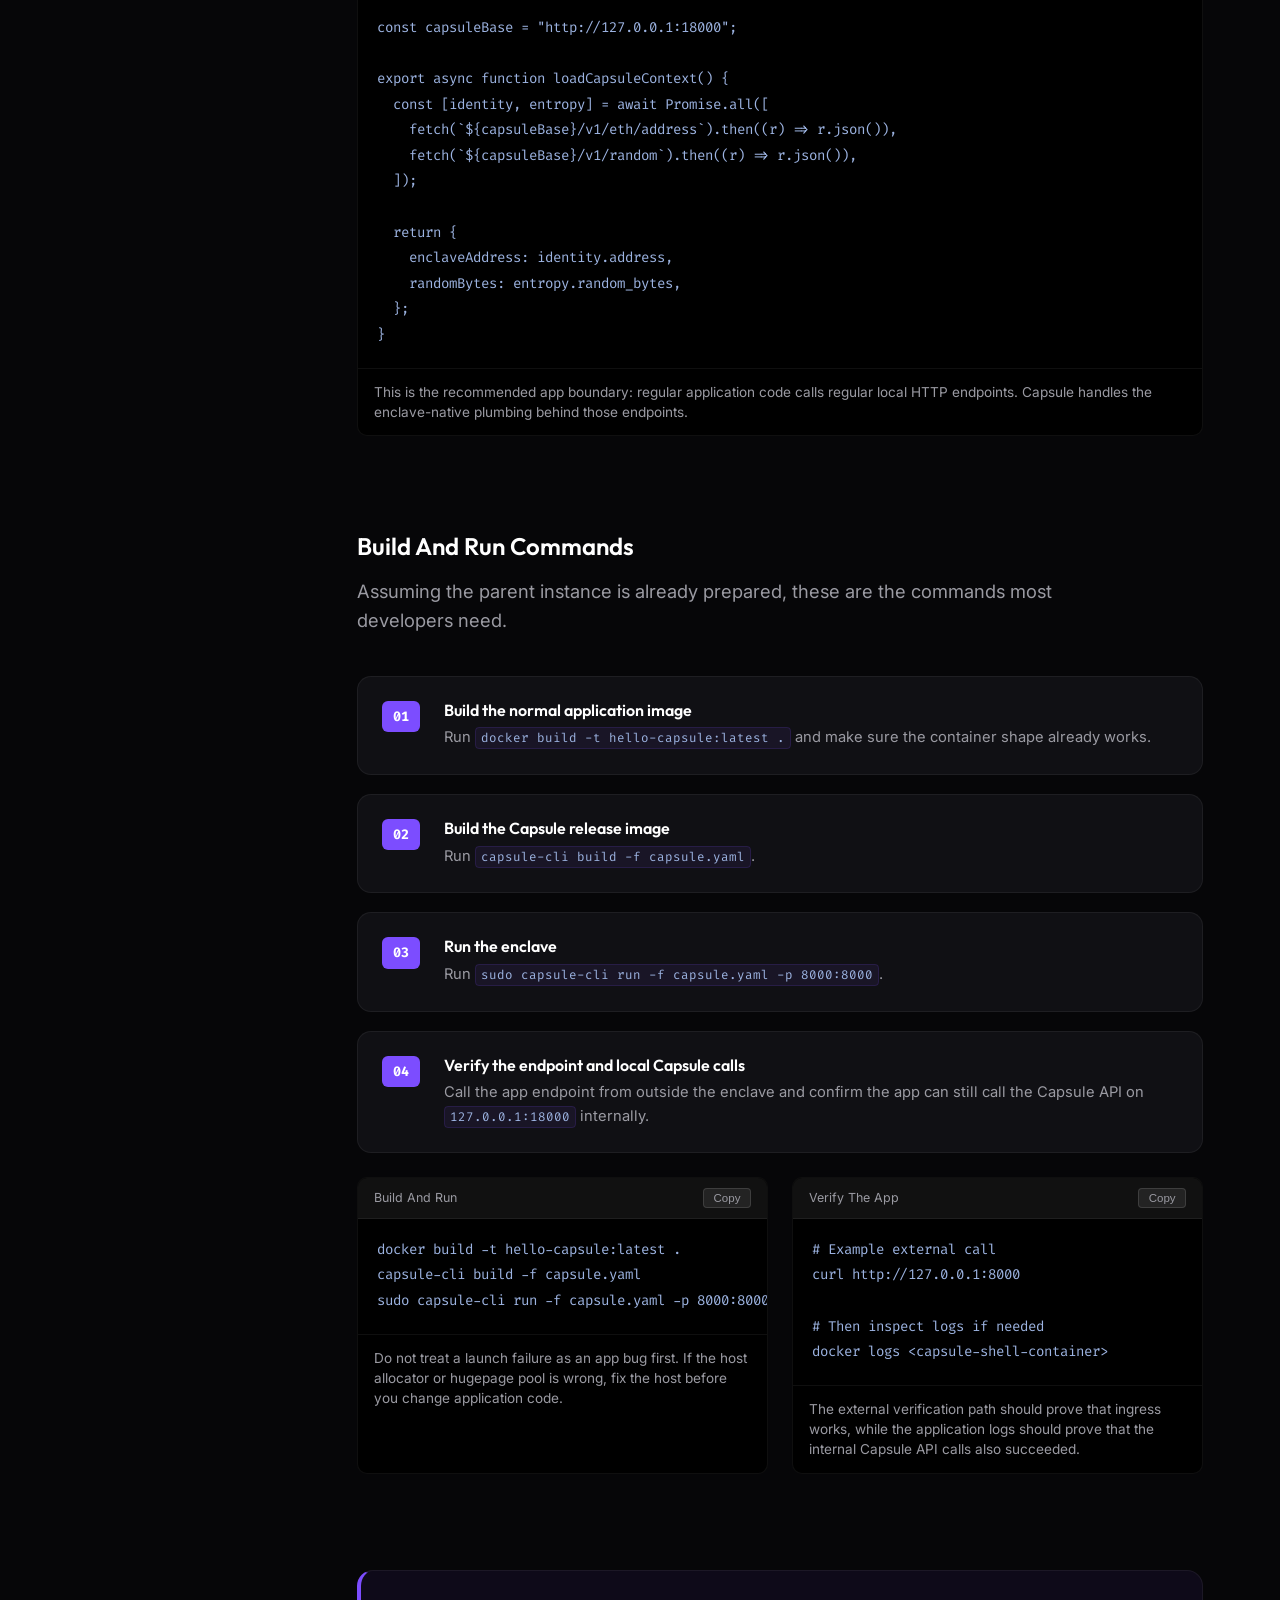
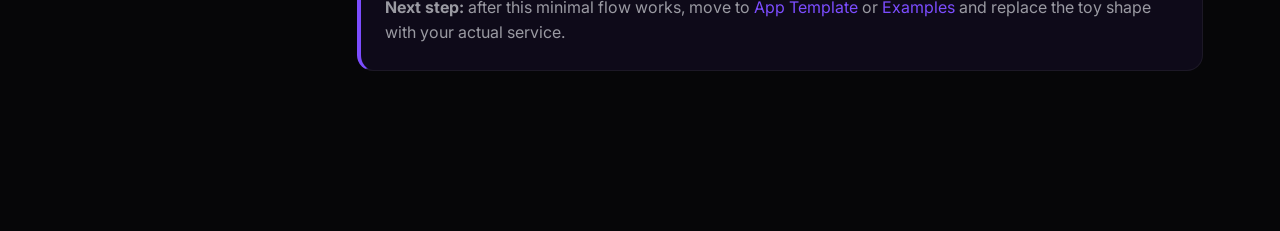
<file: webpages/minimal-example.html>
<!DOCTYPE html>
<html lang="en">
<head>
    <meta charset="UTF-8">
    <meta name="viewport" content="width=device-width, initial-scale=1.0">
    <meta name="description" content="Nova Enclave Capsule minimal example">
    <title>Minimal Example | Capsule Developer Documentation</title>
    <link rel="preconnect" href="https://fonts.googleapis.com">
    <link rel="preconnect" href="https://fonts.gstatic.com" crossorigin>
    <link href="https://fonts.googleapis.com/css2?family=Outfit:wght@400;500;600;700&amp;family=Inter:wght@400;500;600&amp;family=Fira+Code:wght@400;500&amp;display=swap" rel="stylesheet">
    <link rel="stylesheet" href="styles.css">
</head>
<body>

<div class="layout">
    <aside class="sidebar">
        <div class="brand">
            <div class="logo-stack"><div class="logo-box"></div><div class="logo-box blur"></div></div>
            <div><h1>Capsule Docs</h1></div>
        </div>
        <nav id="nav">
            <div class="nav-section-label">Overview</div>
            <a href="index.html" class="nav-link">Home</a>
            <a href="why-capsule.html" class="nav-link">Why Capsule</a>
            <a href="architecture.html" class="nav-link">Architecture</a>
            <div class="nav-divider"></div>
            <div class="nav-section-label">Guides</div>
            <a href="getting-started.html" class="nav-link">Getting Started</a>
            <a href="minimal-example.html" class="nav-link">Minimal Example</a>
            <a href="app-template.html" class="nav-link">App Template</a>
            <a href="examples.html" class="nav-link">Examples</a>
            <a href="nitro-setup.html" class="nav-link">Nitro Host Setup</a>
            <a href="clock-drift.html" class="nav-link">Clock Drift</a>
            <div class="nav-divider"></div>
            <div class="nav-section-label">Reference</div>
            <a href="capsule-yaml.html" class="nav-link">capsule.yaml</a>
            <a href="api-reference.html" class="nav-link">Capsule API</a>
            <a href="cli-reference.html" class="nav-link">CLI Reference</a>
        </nav>
    </aside>

    <main class="content">
        <section class="section hero">
            <div class="badge">Copyable Example</div>
            <h1 class="gradient-text">Minimal Example</h1>
            <p class="lead">This is the smallest useful Capsule shape for a developer who wants one app, one manifest, and one successful enclave run.</p>
            <p>Use this page after the parent instance is already prepared. The example keeps the manifest small, keeps the application boundary simple, and uses the Capsule API only from inside the enclave.</p>
        </section>

        <section class="section">
            <div class="section-header">
                <h2>Minimal capsule.yaml</h2>
                <p>Start with the smallest manifest that still expresses the runtime boundary clearly.</p>
            </div>

            <div class="code-box-wrapper no-top-margin">
                <div class="code-box-header">capsule.yaml</div>
<pre><code>version: "v1"
name: "hello-capsule"
target: "hello-capsule:enclave"

sources:
  app: "hello-capsule:latest"

defaults:
  cpu_count: 2
  memory_mb: 4096

ingress:
  - listen_port: 8000

egress:
  allow:
    - "api.openai.com"
    - "169.254.169.254"

api:
  listen_port: 18000

aux_api:
  listen_port: 18001</code></pre>
                <div class="code-note">If the app only calls Capsule APIs from inside the enclave, you usually do not need to expose <code>18000</code> or <code>18001</code> through <code>ingress</code>.</div>
            </div>
        </section>

        <section class="section">
            <div class="section-header">
                <h2>Minimal Application Integration</h2>
                <p>Your application talks to Capsule over localhost HTTP, not through direct Nitro SDK integration.</p>
            </div>

            <div class="code-box-wrapper no-top-margin">
                <div class="code-box-header">Application Code Example</div>
<pre><code>const capsuleBase = "http://127.0.0.1:18000";

export async function loadCapsuleContext() {
  const [identity, entropy] = await Promise.all([
    fetch(`${capsuleBase}/v1/eth/address`).then((r) => r.json()),
    fetch(`${capsuleBase}/v1/random`).then((r) => r.json()),
  ]);

  return {
    enclaveAddress: identity.address,
    randomBytes: entropy.random_bytes,
  };
}</code></pre>
                <div class="code-note">This is the recommended app boundary: regular application code calls regular local HTTP endpoints. Capsule handles the enclave-native plumbing behind those endpoints.</div>
            </div>
        </section>

        <section class="section">
            <div class="section-header">
                <h2>Build And Run Commands</h2>
                <p>Assuming the parent instance is already prepared, these are the commands most developers need.</p>
            </div>

            <div class="steps-v2">
                <div class="step-card">
                    <span class="step-tag">01</span>
                    <div>
                        <h3>Build the normal application image</h3>
                        <p>Run <code>docker build -t hello-capsule:latest .</code> and make sure the container shape already works.</p>
                    </div>
                </div>
                <div class="step-card">
                    <span class="step-tag">02</span>
                    <div>
                        <h3>Build the Capsule release image</h3>
                        <p>Run <code>capsule-cli build -f capsule.yaml</code>.</p>
                    </div>
                </div>
                <div class="step-card">
                    <span class="step-tag">03</span>
                    <div>
                        <h3>Run the enclave</h3>
                        <p>Run <code>sudo capsule-cli run -f capsule.yaml -p 8000:8000</code>.</p>
                    </div>
                </div>
                <div class="step-card">
                    <span class="step-tag">04</span>
                    <div>
                        <h3>Verify the endpoint and local Capsule calls</h3>
                        <p>Call the app endpoint from outside the enclave and confirm the app can still call the Capsule API on <code>127.0.0.1:18000</code> internally.</p>
                    </div>
                </div>
            </div>

            <div class="two-column">
                <div class="code-box-wrapper no-top-margin">
                    <div class="code-box-header">Build And Run</div>
<pre><code>docker build -t hello-capsule:latest .
capsule-cli build -f capsule.yaml
sudo capsule-cli run -f capsule.yaml -p 8000:8000</code></pre>
                    <div class="code-note">Do not treat a launch failure as an app bug first. If the host allocator or hugepage pool is wrong, fix the host before you change application code.</div>
                </div>

                <div class="code-box-wrapper no-top-margin">
                    <div class="code-box-header">Verify The App</div>
<pre><code># Example external call
curl http://127.0.0.1:8000

# Then inspect logs if needed
docker logs &lt;capsule-shell-container&gt;</code></pre>
                    <div class="code-note">The external verification path should prove that ingress works, while the application logs should prove that the internal Capsule API calls also succeeded.</div>
                </div>
            </div>
        </section>

        <section class="section">
            <div class="callout">
                <p><strong>Next step:</strong> after this minimal flow works, move to <a href="app-template.html">App Template</a> or <a href="examples.html">Examples</a> and replace the toy shape with your actual service.</p>
            </div>
        </section>
    </main>
</div>

<script src="script.js"></script>
</body>
</html>
</file>
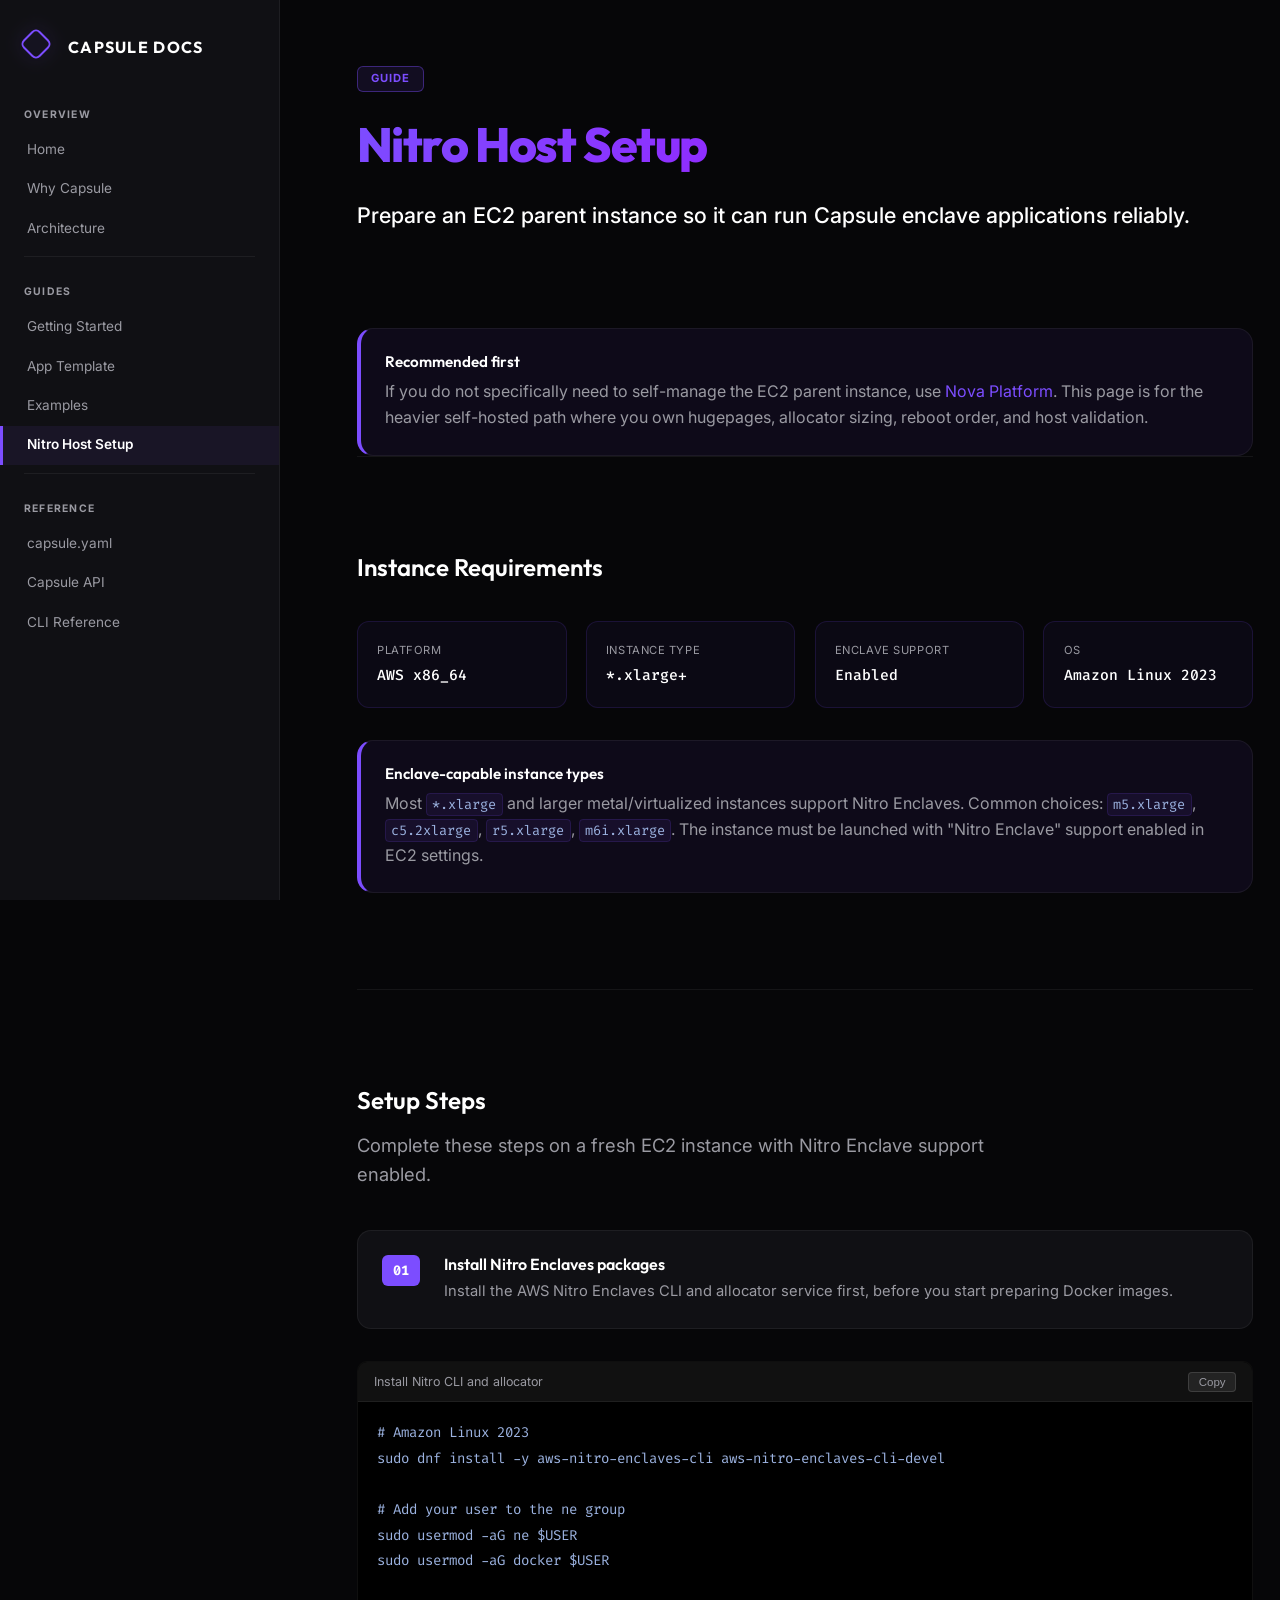
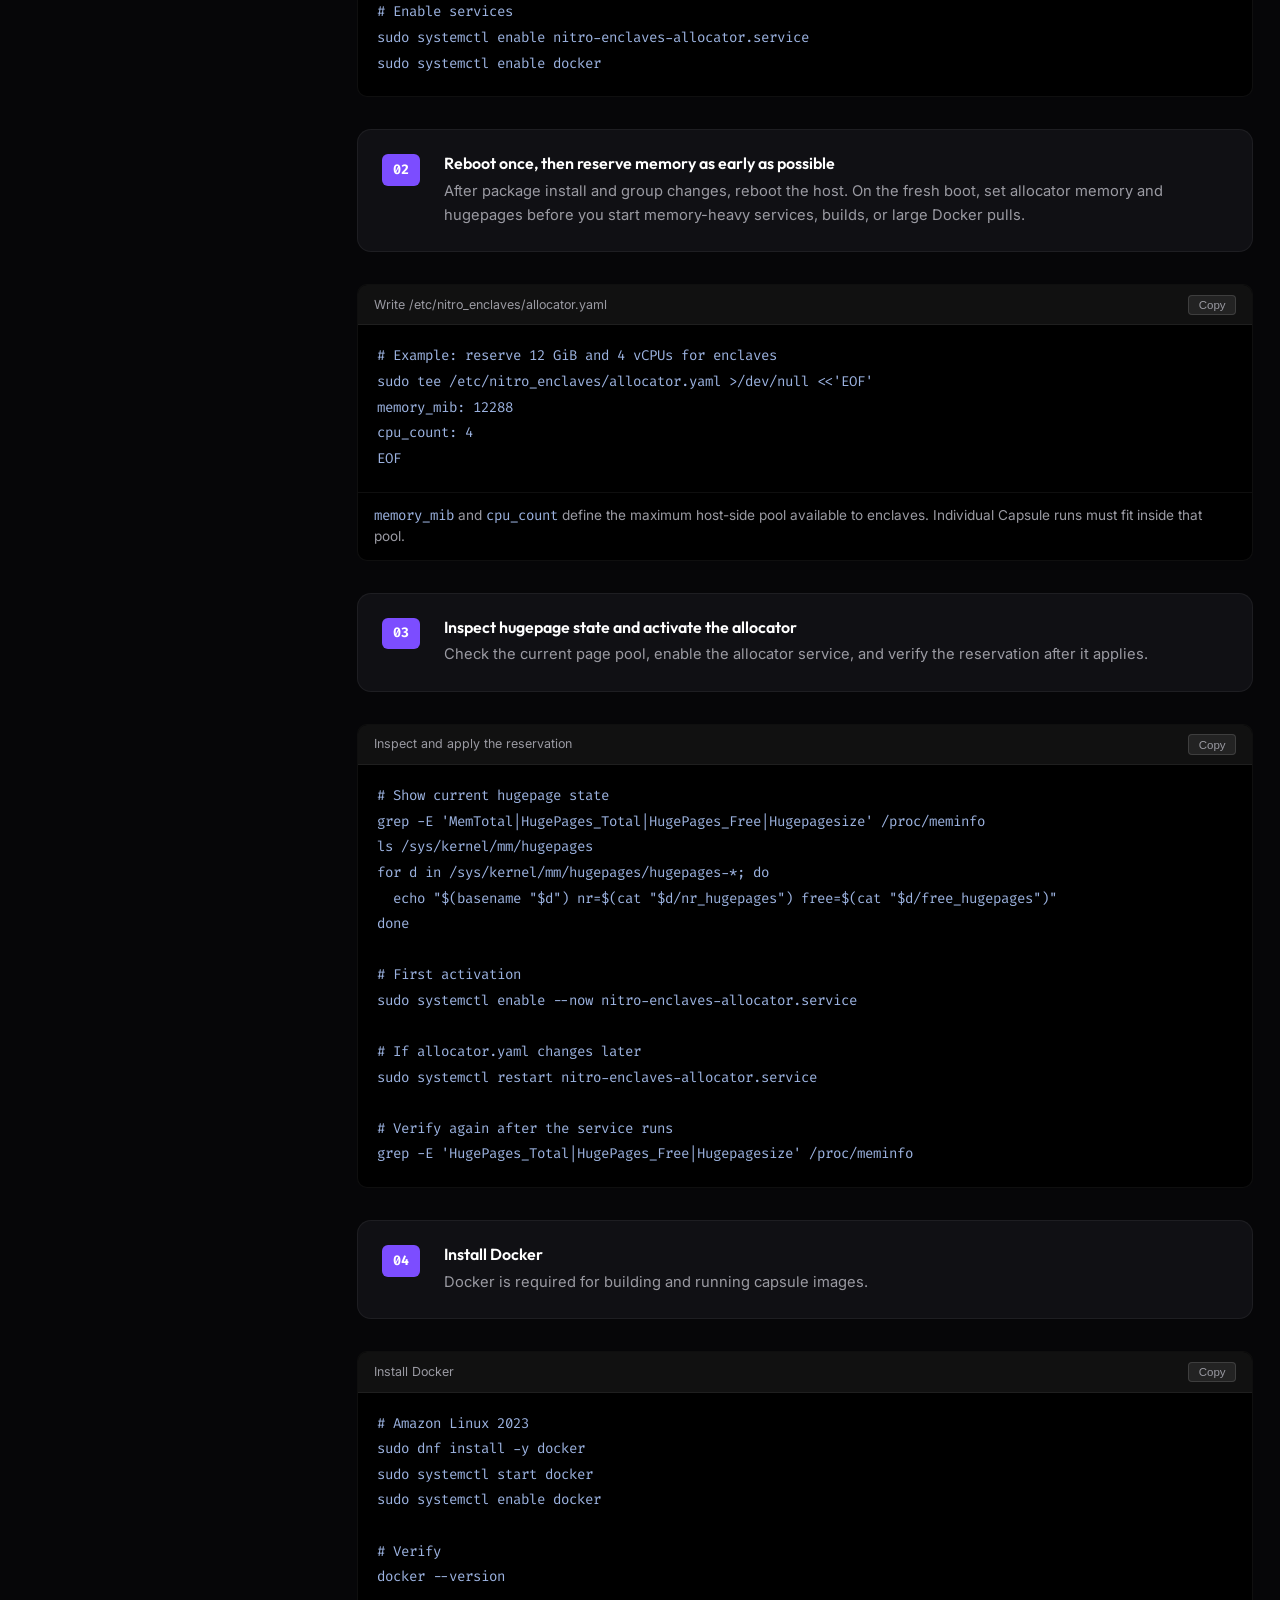
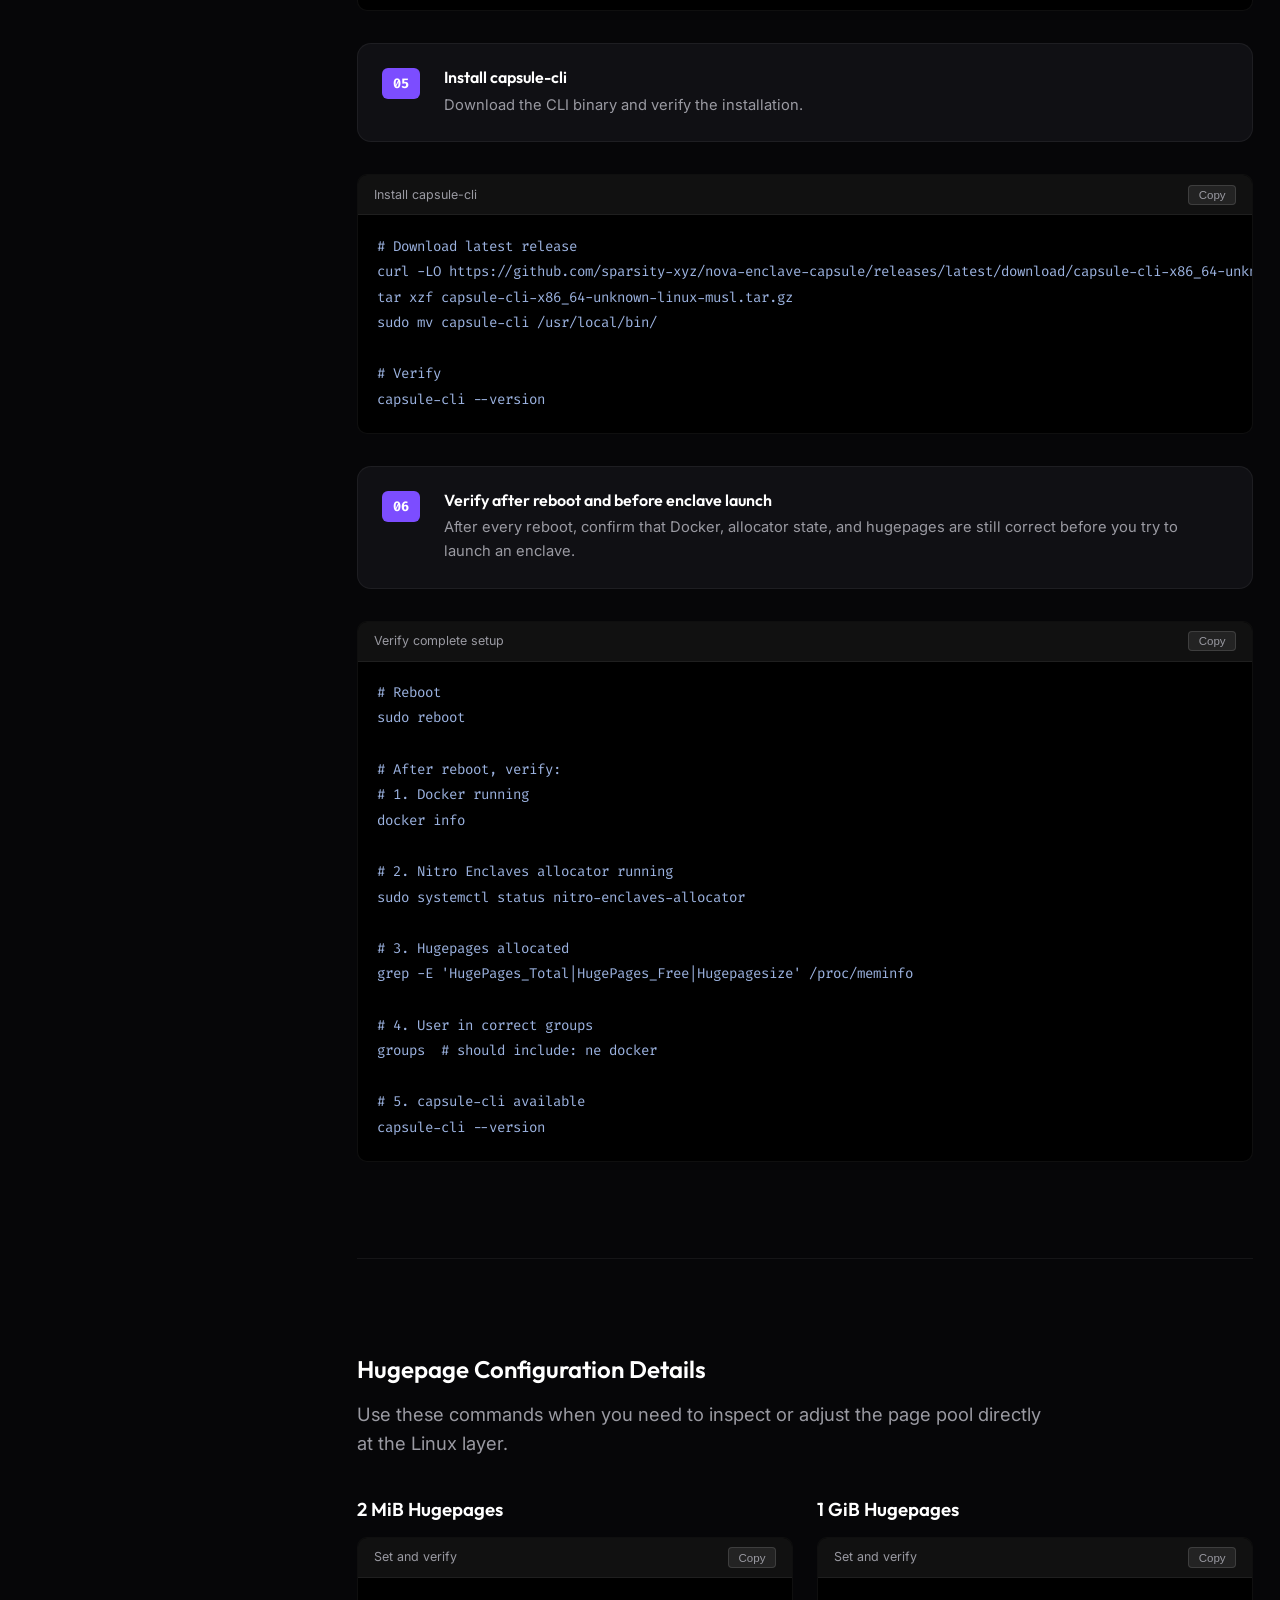
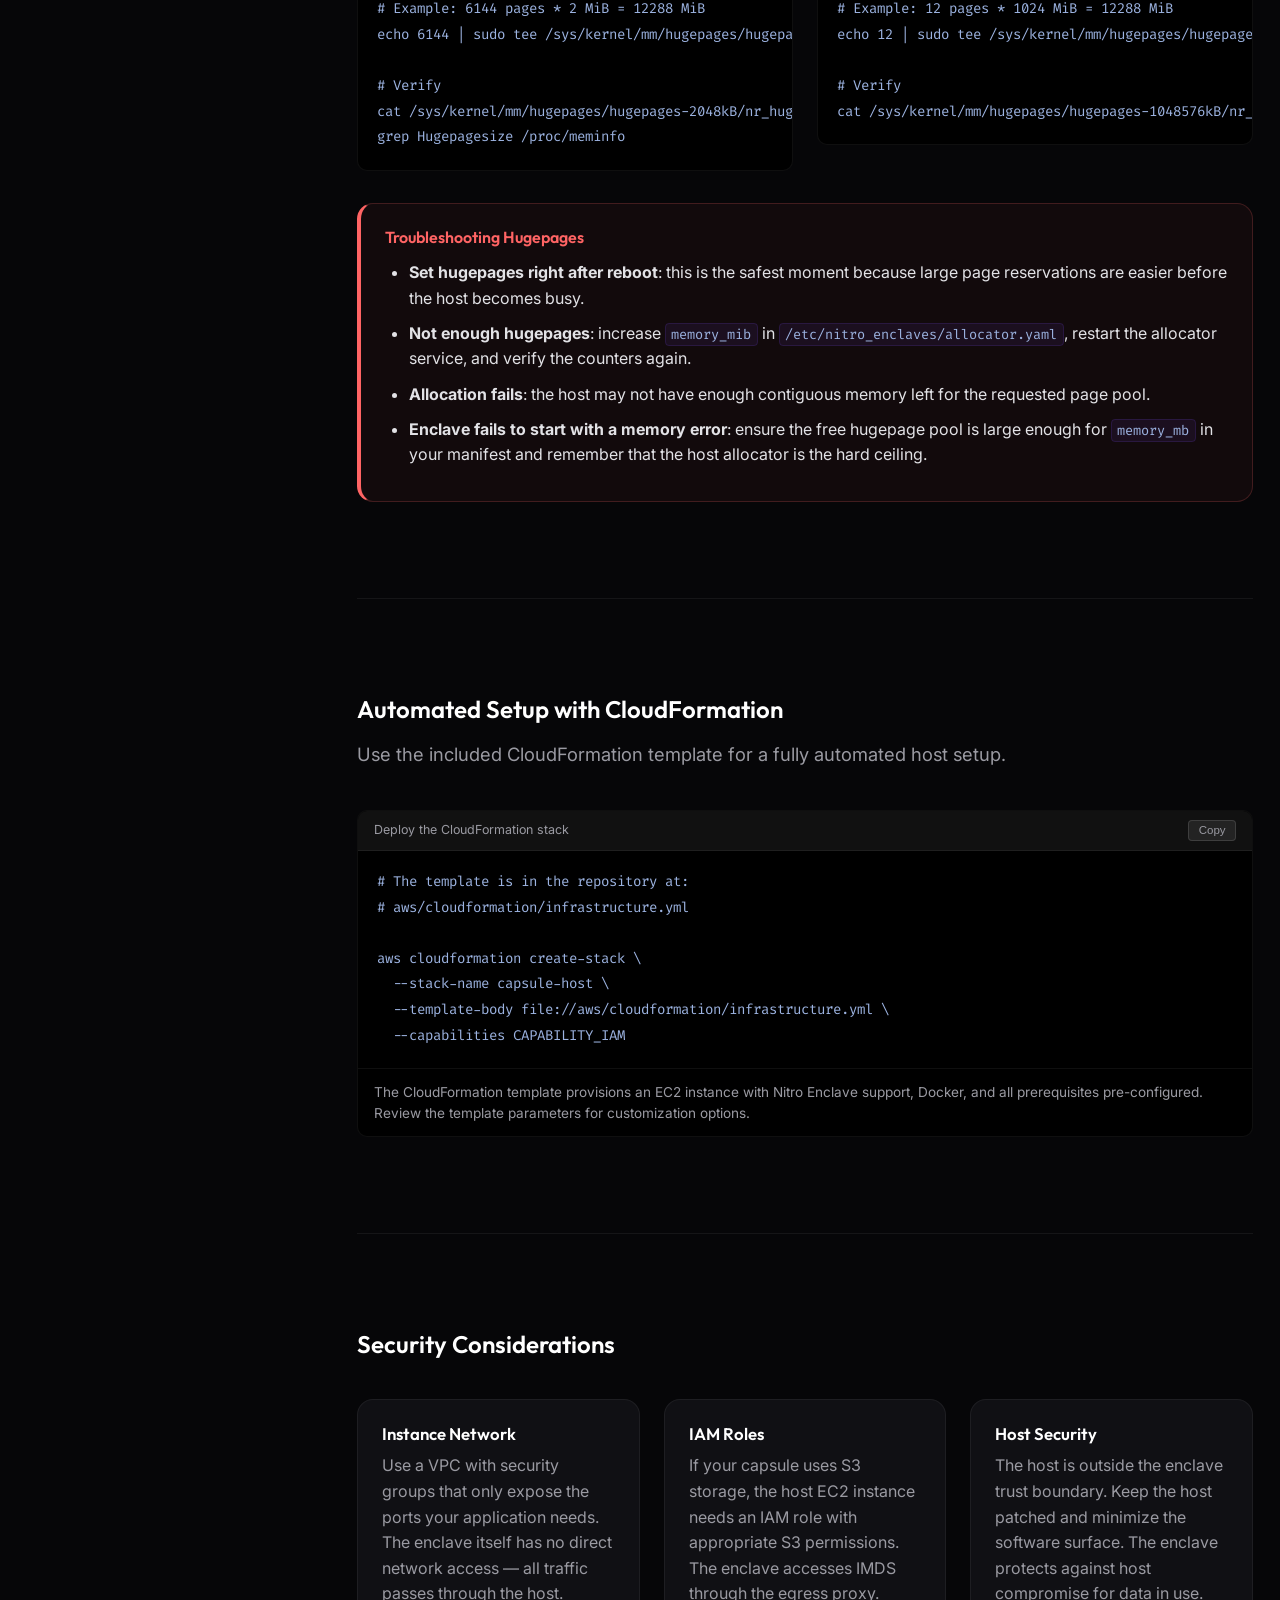
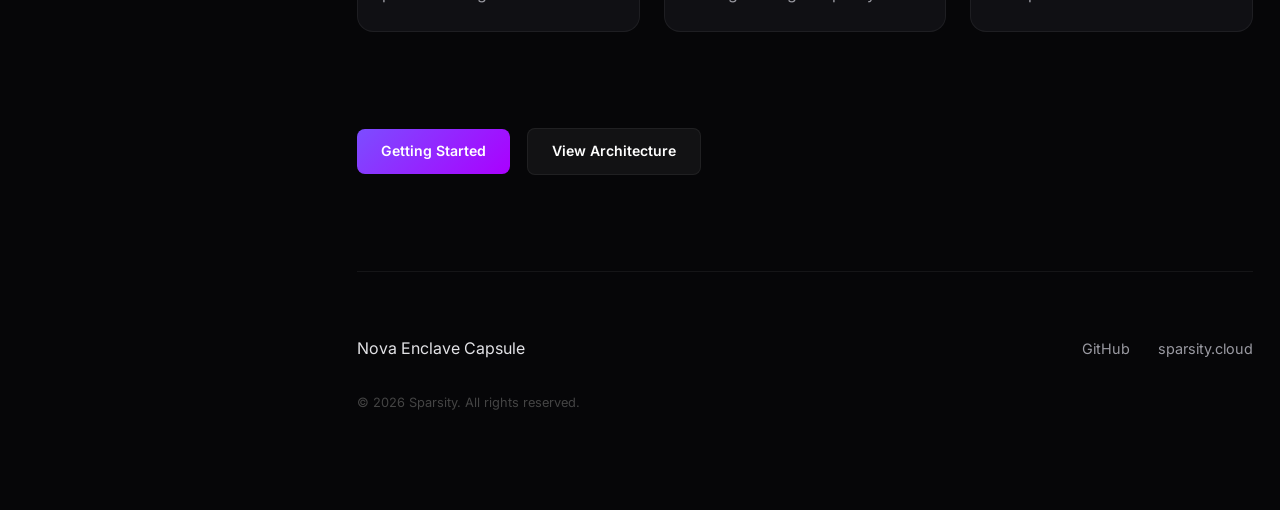
<file: webpages/nitro-setup.html>
<!DOCTYPE html>
<html lang="en">
<head>
    <meta charset="UTF-8">
    <meta name="viewport" content="width=device-width, initial-scale=1.0">
    <meta name="description" content="Set up an AWS EC2 instance with Nitro Enclave support for running Capsule applications.">
    <title>Nitro Host Setup — Capsule Developer Docs</title>
    <link rel="preconnect" href="https://fonts.googleapis.com">
    <link rel="preconnect" href="https://fonts.gstatic.com" crossorigin>
    <link href="https://fonts.googleapis.com/css2?family=Outfit:wght@400;500;600;700;800&amp;family=Inter:wght@400;500;600&amp;family=Fira+Code:wght@400;500&amp;display=swap" rel="stylesheet">
    <link rel="stylesheet" href="styles.css">
</head>
<body>
<div class="layout">
    <aside class="sidebar">
        <div class="brand">
            <div class="logo-stack"><div class="logo-box"></div><div class="logo-box blur"></div></div>
            <div><h1>Capsule Docs</h1></div>
        </div>
        <nav id="nav">
            <div class="nav-section-label">Overview</div>
            <a href="index.html" class="nav-link">Home</a>
            <a href="why-capsule.html" class="nav-link">Why Capsule</a>
            <a href="architecture.html" class="nav-link">Architecture</a>
            <div class="nav-divider"></div>
            <div class="nav-section-label">Guides</div>
            <a href="getting-started.html" class="nav-link">Getting Started</a>
            <a href="app-template.html" class="nav-link">App Template</a>
            <a href="examples.html" class="nav-link">Examples</a>
            <a href="nitro-setup.html" class="nav-link">Nitro Host Setup</a>
            <div class="nav-divider"></div>
            <div class="nav-section-label">Reference</div>
            <a href="capsule-yaml.html" class="nav-link">capsule.yaml</a>
            <a href="api-reference.html" class="nav-link">Capsule API</a>
            <a href="cli-reference.html" class="nav-link">CLI Reference</a>
        </nav>
    </aside>

    <main class="content">
        <section class="section hero">
            <div class="badge">Guide</div>
            <h1 class="gradient-text">Nitro Host Setup</h1>
            <p class="lead">Prepare an EC2 parent instance so it can run Capsule enclave applications reliably.</p>
        </section>

        <div class="callout">
            <h4>Recommended first</h4>
            <p>If you do not specifically need to self-manage the EC2 parent instance, use <a href="https://sparsity.cloud" target="_blank" rel="noreferrer">Nova Platform</a>. This page is for the heavier self-hosted path where you own hugepages, allocator sizing, reboot order, and host validation.</p>
        </div>

        <hr class="divider">

        <!-- Instance Requirements -->
        <section class="section" id="requirements">
            <div class="section-header">
                <h2>Instance Requirements</h2>
            </div>

            <div class="specs-grid">
                <div class="spec-item">
                    <div class="spec-label">Platform</div>
                    <div class="spec-value">AWS x86_64</div>
                </div>
                <div class="spec-item">
                    <div class="spec-label">Instance Type</div>
                    <div class="spec-value">*.xlarge+</div>
                </div>
                <div class="spec-item">
                    <div class="spec-label">Enclave Support</div>
                    <div class="spec-value">Enabled</div>
                </div>
                <div class="spec-item">
                    <div class="spec-label">OS</div>
                    <div class="spec-value">Amazon Linux 2023</div>
                </div>
            </div>

            <div class="callout">
                <h4>Enclave-capable instance types</h4>
                <p>Most <code>*.xlarge</code> and larger metal/virtualized instances support Nitro Enclaves. Common choices: <code>m5.xlarge</code>, <code>c5.2xlarge</code>, <code>r5.xlarge</code>, <code>m6i.xlarge</code>. The instance must be launched with "Nitro Enclave" support enabled in EC2 settings.</p>
            </div>
        </section>

        <hr class="divider">

        <!-- Step-by-step Setup -->
        <section class="section" id="setup">
            <div class="section-header">
                <h2>Setup Steps</h2>
                <p>Complete these steps on a fresh EC2 instance with Nitro Enclave support enabled.</p>
            </div>

            <div class="steps-v2">
                <div class="step-card">
                    <span class="step-tag">01</span>
                    <div>
                        <h3>Install Nitro Enclaves packages</h3>
                        <p>Install the AWS Nitro Enclaves CLI and allocator service first, before you start preparing Docker images.</p>
                    </div>
                </div>
            </div>

            <div class="code-box-wrapper">
                <div class="code-box-header">Install Nitro CLI and allocator</div>
<pre><code># Amazon Linux 2023
sudo dnf install -y aws-nitro-enclaves-cli aws-nitro-enclaves-cli-devel

# Add your user to the ne group
sudo usermod -aG ne $USER
sudo usermod -aG docker $USER

# Enable services
sudo systemctl enable nitro-enclaves-allocator.service
sudo systemctl enable docker</code></pre>
            </div>

            <div class="steps-v2" style="margin-top: 2rem;">
                <div class="step-card">
                    <span class="step-tag">02</span>
                    <div>
                        <h3>Reboot once, then reserve memory as early as possible</h3>
                        <p>After package install and group changes, reboot the host. On the fresh boot, set allocator memory and hugepages before you start memory-heavy services, builds, or large Docker pulls.</p>
                    </div>
                </div>
            </div>

            <div class="code-box-wrapper">
                <div class="code-box-header">Write /etc/nitro_enclaves/allocator.yaml</div>
<pre><code># Example: reserve 12 GiB and 4 vCPUs for enclaves
sudo tee /etc/nitro_enclaves/allocator.yaml >/dev/null <<'EOF'
memory_mib: 12288
cpu_count: 4
EOF</code></pre>
                <div class="code-note">
                    <code>memory_mib</code> and <code>cpu_count</code> define the maximum host-side pool available to enclaves. Individual Capsule runs must fit inside that pool.
                </div>
            </div>

            <div class="steps-v2" style="margin-top: 2rem;">
                <div class="step-card">
                    <span class="step-tag">03</span>
                    <div>
                        <h3>Inspect hugepage state and activate the allocator</h3>
                        <p>Check the current page pool, enable the allocator service, and verify the reservation after it applies.</p>
                    </div>
                </div>
            </div>

            <div class="code-box-wrapper">
                <div class="code-box-header">Inspect and apply the reservation</div>
<pre><code># Show current hugepage state
grep -E 'MemTotal|HugePages_Total|HugePages_Free|Hugepagesize' /proc/meminfo
ls /sys/kernel/mm/hugepages
for d in /sys/kernel/mm/hugepages/hugepages-*; do
  echo "$(basename "$d") nr=$(cat "$d/nr_hugepages") free=$(cat "$d/free_hugepages")"
done

# First activation
sudo systemctl enable --now nitro-enclaves-allocator.service

# If allocator.yaml changes later
sudo systemctl restart nitro-enclaves-allocator.service

# Verify again after the service runs
grep -E 'HugePages_Total|HugePages_Free|Hugepagesize' /proc/meminfo</code></pre>
            </div>

            <div class="steps-v2" style="margin-top: 2rem;">
                <div class="step-card">
                    <span class="step-tag">04</span>
                    <div>
                        <h3>Install Docker</h3>
                        <p>Docker is required for building and running capsule images.</p>
                    </div>
                </div>
            </div>

            <div class="code-box-wrapper">
                <div class="code-box-header">Install Docker</div>
<pre><code># Amazon Linux 2023
sudo dnf install -y docker
sudo systemctl start docker
sudo systemctl enable docker

# Verify
docker --version</code></pre>
            </div>

            <div class="steps-v2" style="margin-top: 2rem;">
                <div class="step-card">
                    <span class="step-tag">05</span>
                    <div>
                        <h3>Install capsule-cli</h3>
                        <p>Download the CLI binary and verify the installation.</p>
                    </div>
                </div>
            </div>

            <div class="code-box-wrapper">
                <div class="code-box-header">Install capsule-cli</div>
<pre><code># Download latest release
curl -LO https://github.com/sparsity-xyz/nova-enclave-capsule/releases/latest/download/capsule-cli-x86_64-unknown-linux-musl.tar.gz
tar xzf capsule-cli-x86_64-unknown-linux-musl.tar.gz
sudo mv capsule-cli /usr/local/bin/

# Verify
capsule-cli --version</code></pre>
            </div>

            <div class="steps-v2" style="margin-top: 2rem;">
                <div class="step-card">
                    <span class="step-tag">06</span>
                    <div>
                        <h3>Verify after reboot and before enclave launch</h3>
                        <p>After every reboot, confirm that Docker, allocator state, and hugepages are still correct before you try to launch an enclave.</p>
                    </div>
                </div>
            </div>

            <div class="code-box-wrapper">
                <div class="code-box-header">Verify complete setup</div>
<pre><code># Reboot
sudo reboot

# After reboot, verify:
# 1. Docker running
docker info

# 2. Nitro Enclaves allocator running
sudo systemctl status nitro-enclaves-allocator

# 3. Hugepages allocated
grep -E 'HugePages_Total|HugePages_Free|Hugepagesize' /proc/meminfo

# 4. User in correct groups
groups  # should include: ne docker

# 5. capsule-cli available
capsule-cli --version</code></pre>
            </div>
        </section>

        <hr class="divider">

        <!-- Hugepage Troubleshooting -->
        <section class="section" id="hugepages">
            <div class="section-header">
                <h2>Hugepage Configuration Details</h2>
                <p>Use these commands when you need to inspect or adjust the page pool directly at the Linux layer.</p>
            </div>

            <div class="two-column">
                <div>
                    <h3>2 MiB Hugepages</h3>
                    <div class="code-box-wrapper no-top-margin">
                        <div class="code-box-header">Set and verify</div>
<pre><code># Example: 6144 pages * 2 MiB = 12288 MiB
echo 6144 | sudo tee /sys/kernel/mm/hugepages/hugepages-2048kB/nr_hugepages

# Verify
cat /sys/kernel/mm/hugepages/hugepages-2048kB/nr_hugepages
grep Hugepagesize /proc/meminfo</code></pre>
                    </div>
                </div>
                <div>
                    <h3>1 GiB Hugepages</h3>
                    <div class="code-box-wrapper no-top-margin">
                        <div class="code-box-header">Set and verify</div>
<pre><code># Example: 12 pages * 1024 MiB = 12288 MiB
echo 12 | sudo tee /sys/kernel/mm/hugepages/hugepages-1048576kB/nr_hugepages

# Verify
cat /sys/kernel/mm/hugepages/hugepages-1048576kB/nr_hugepages</code></pre>
                    </div>
                </div>
            </div>

            <div class="troubleshooting-box">
                <h4>Troubleshooting Hugepages</h4>
                <ul>
                    <li><strong>Set hugepages right after reboot</strong>: this is the safest moment because large page reservations are easier before the host becomes busy.</li>
                    <li><strong>Not enough hugepages</strong>: increase <code>memory_mib</code> in <code>/etc/nitro_enclaves/allocator.yaml</code>, restart the allocator service, and verify the counters again.</li>
                    <li><strong>Allocation fails</strong>: the host may not have enough contiguous memory left for the requested page pool.</li>
                    <li><strong>Enclave fails to start with a memory error</strong>: ensure the free hugepage pool is large enough for <code>memory_mb</code> in your manifest and remember that the host allocator is the hard ceiling.</li>
                </ul>
            </div>
        </section>

        <hr class="divider">

        <!-- CloudFormation -->
        <section class="section" id="cloudformation">
            <div class="section-header">
                <h2>Automated Setup with CloudFormation</h2>
                <p>Use the included CloudFormation template for a fully automated host setup.</p>
            </div>

            <div class="code-box-wrapper">
                <div class="code-box-header">Deploy the CloudFormation stack</div>
<pre><code># The template is in the repository at:
# aws/cloudformation/infrastructure.yml

aws cloudformation create-stack \
  --stack-name capsule-host \
  --template-body file://aws/cloudformation/infrastructure.yml \
  --capabilities CAPABILITY_IAM</code></pre>
                <div class="code-note">
                    The CloudFormation template provisions an EC2 instance with Nitro Enclave support, Docker, and all prerequisites pre-configured. Review the template parameters for customization options.
                </div>
            </div>
        </section>

        <hr class="divider">

        <!-- Security Considerations -->
        <section class="section" id="security">
            <div class="section-header">
                <h2>Security Considerations</h2>
            </div>

            <div class="doc-grid">
                <div class="doc-card">
                    <h3>Instance Network</h3>
                    <p>Use a VPC with security groups that only expose the ports your application needs. The enclave itself has no direct network access — all traffic passes through the host.</p>
                </div>
                <div class="doc-card">
                    <h3>IAM Roles</h3>
                    <p>If your capsule uses S3 storage, the host EC2 instance needs an IAM role with appropriate S3 permissions. The enclave accesses IMDS through the egress proxy.</p>
                </div>
                <div class="doc-card">
                    <h3>Host Security</h3>
                    <p>The host is outside the enclave trust boundary. Keep the host patched and minimize the software surface. The enclave protects against host compromise for data in use.</p>
                </div>
            </div>
        </section>

        <section class="section">
            <div class="quick-links">
                <a href="getting-started.html" class="btn btn-primary">Getting Started</a>
                <a href="architecture.html" class="btn btn-secondary">View Architecture</a>
            </div>
        </section>

        <footer class="footer">
            <div class="footer-content">
                <span>Nova Enclave Capsule</span>
                <div class="footer-links">
                    <a href="https://github.com/sparsity-xyz/nova-enclave-capsule" target="_blank" rel="noreferrer">GitHub</a>
                    <a href="https://sparsity.cloud" target="_blank" rel="noreferrer">sparsity.cloud</a>
                </div>
            </div>
            <div class="footer-bottom">&copy; 2026 Sparsity. All rights reserved.</div>
        </footer>
    </main>
</div>
<script src="script.js"></script>
</body>
</html>
</file>
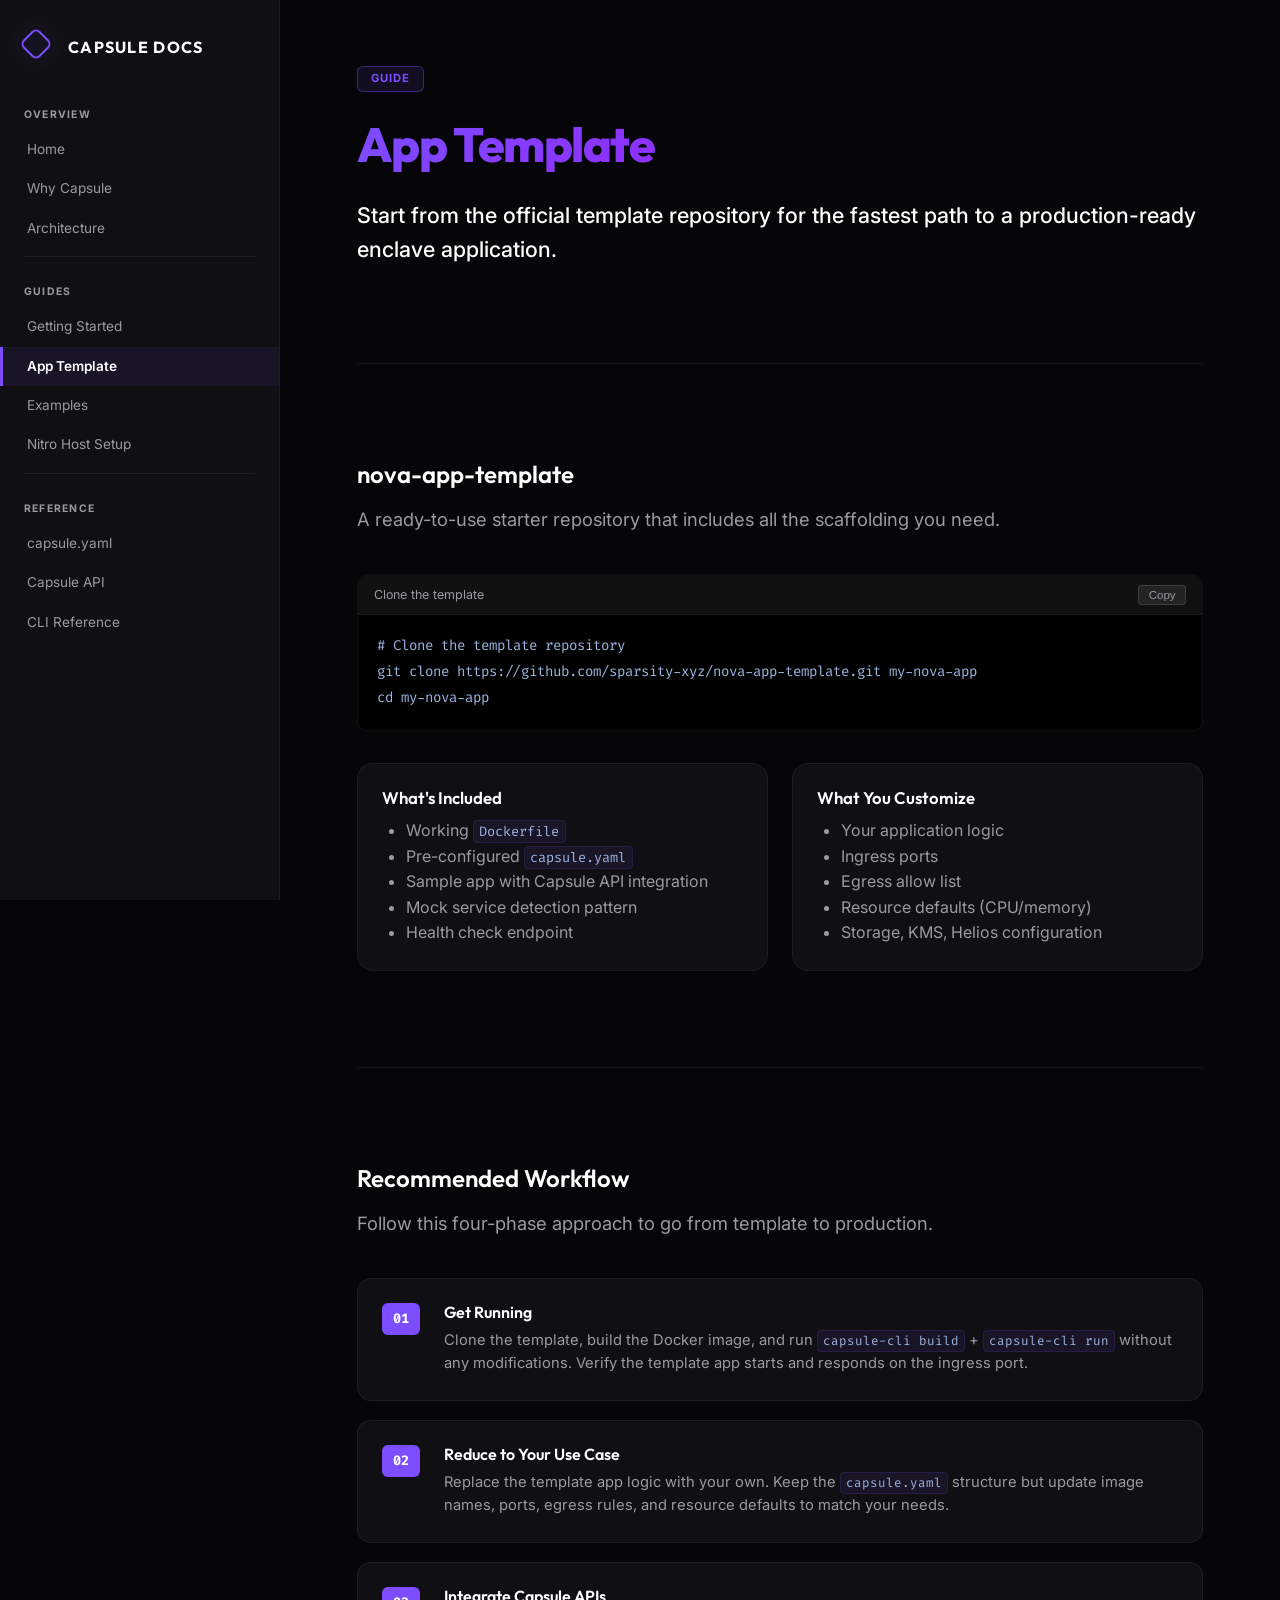
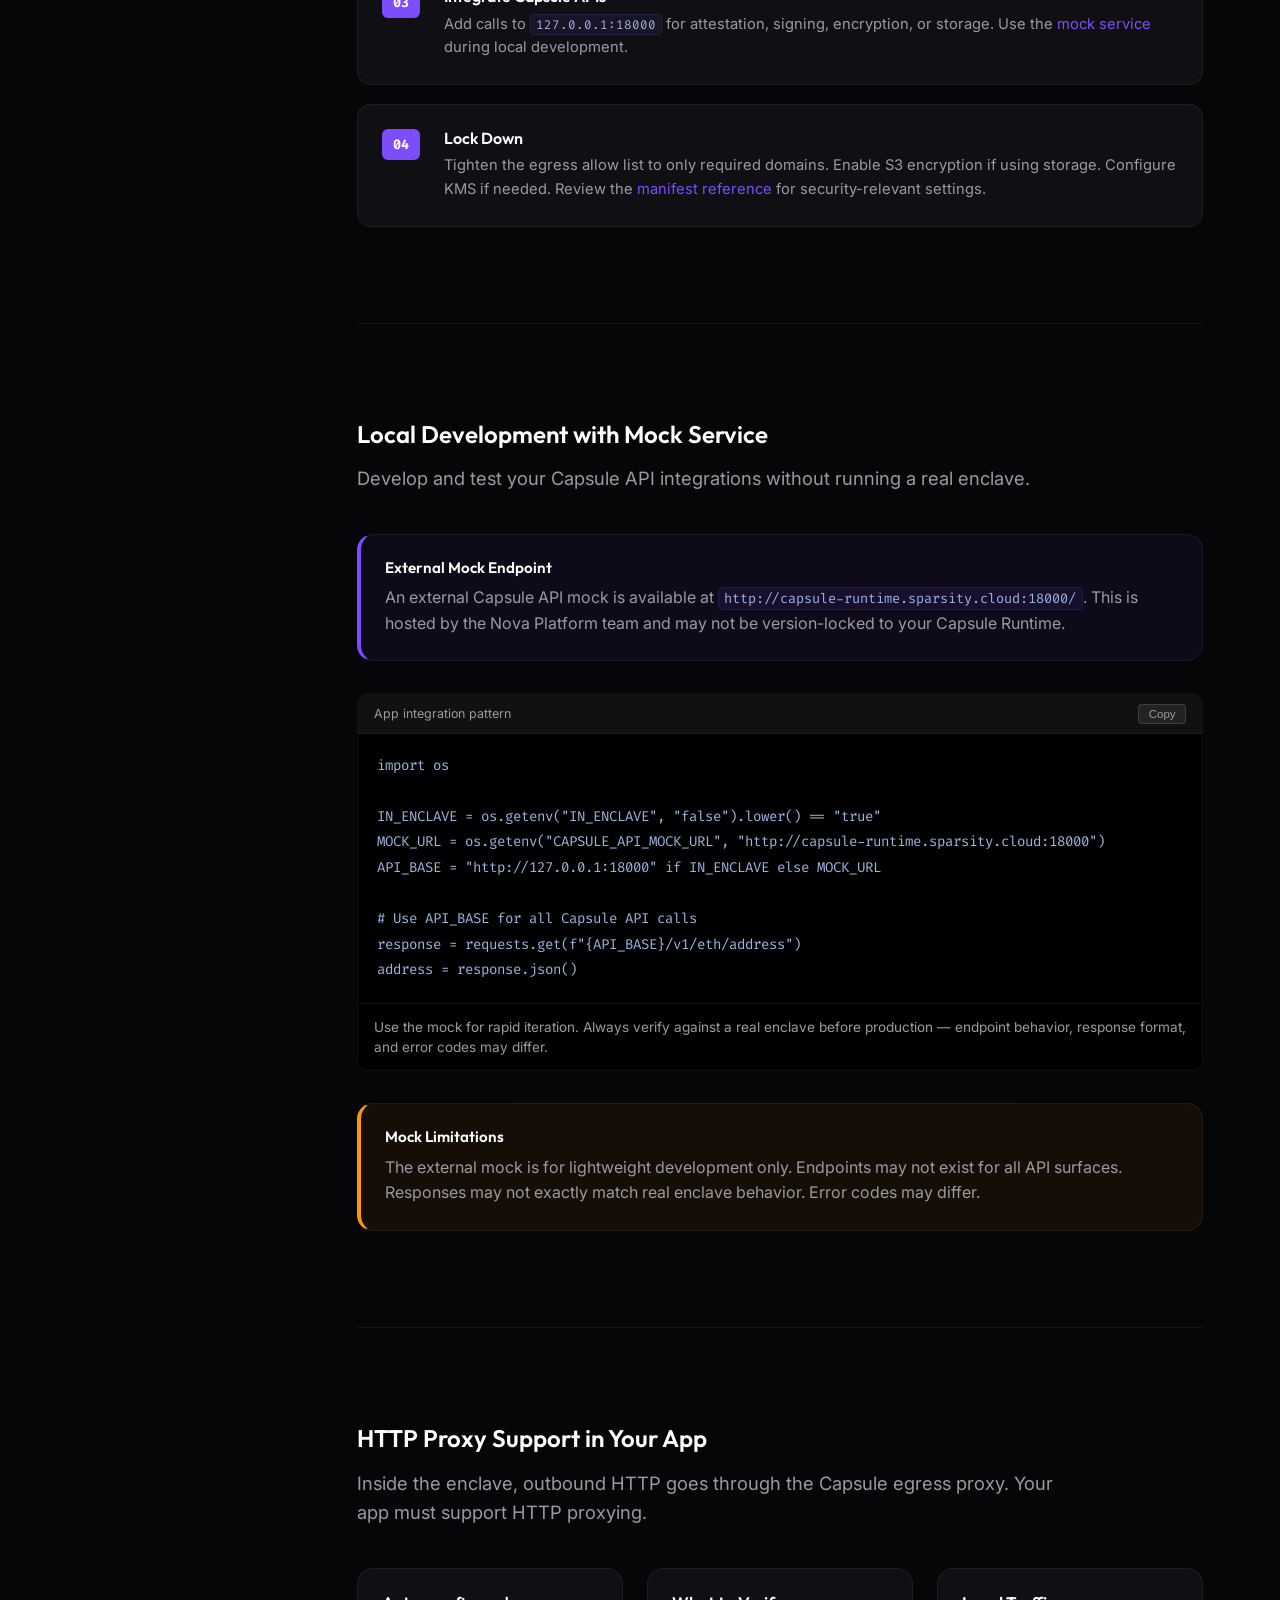
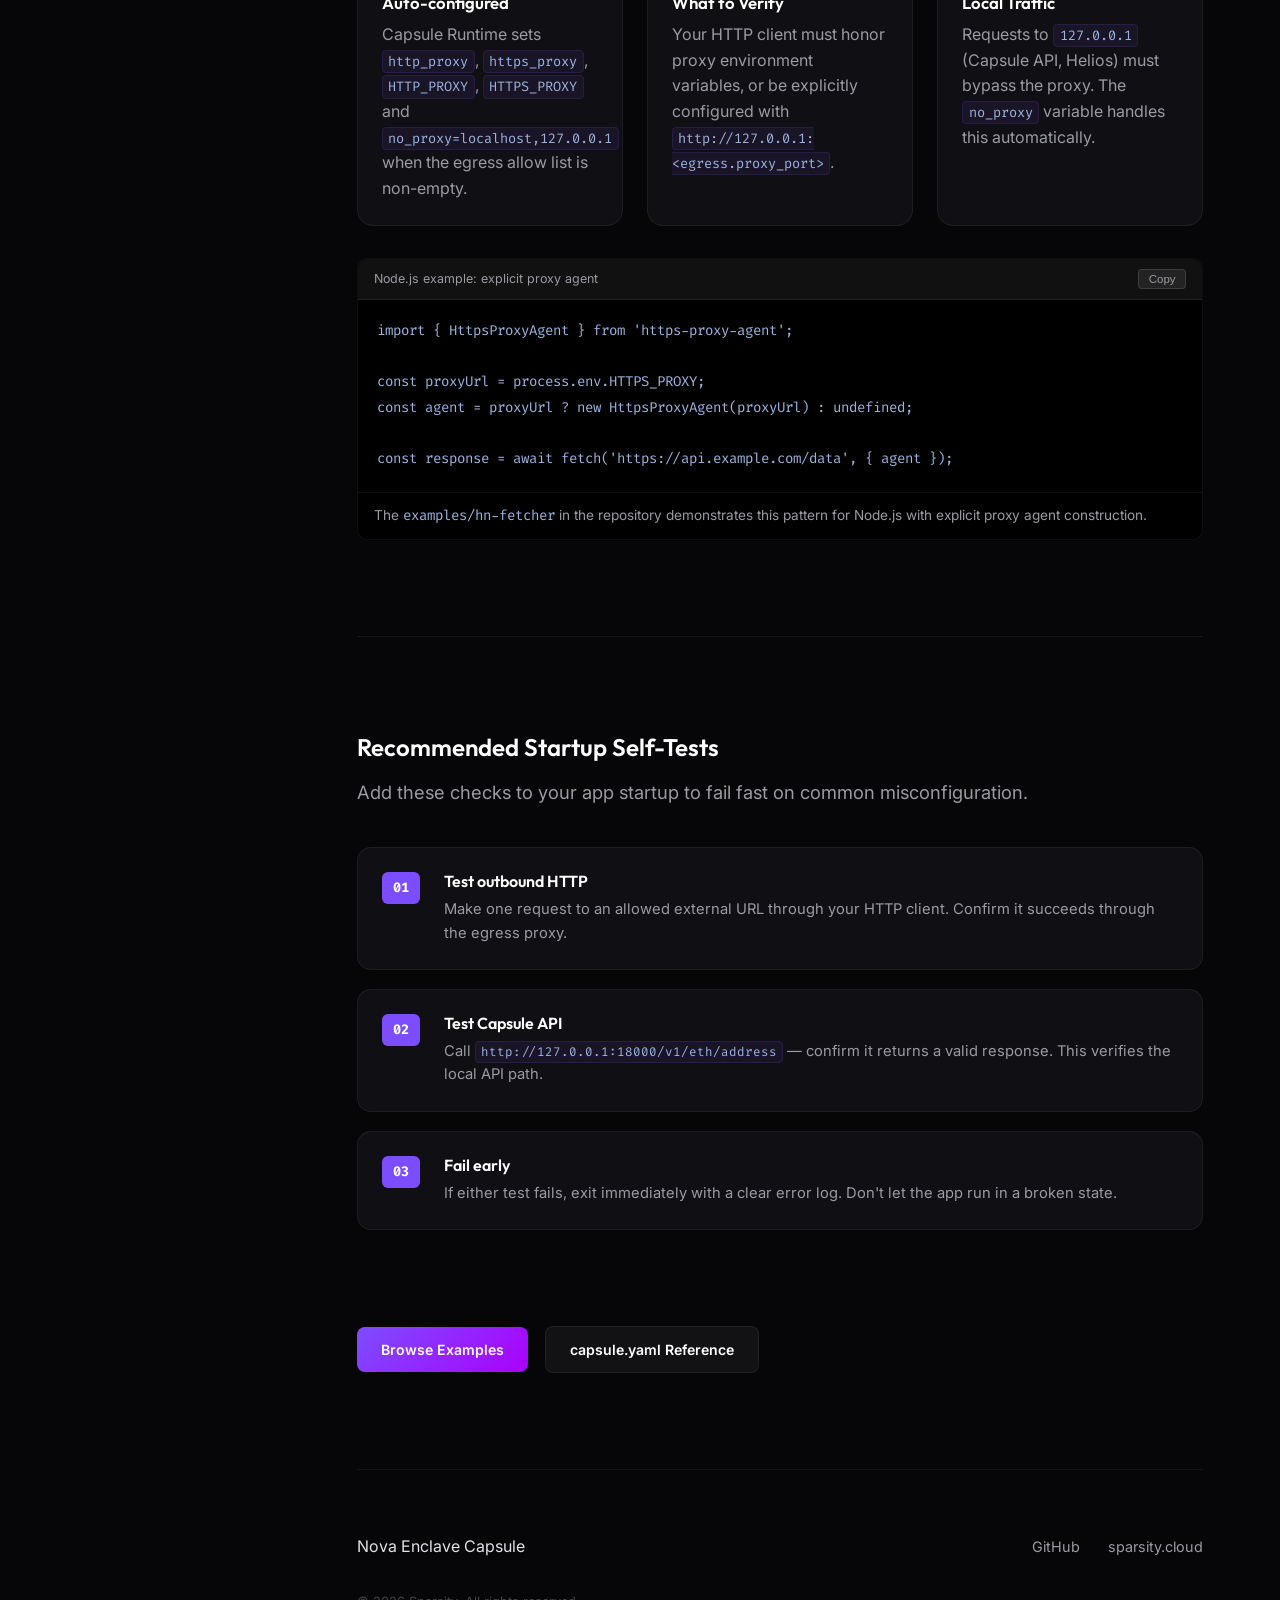
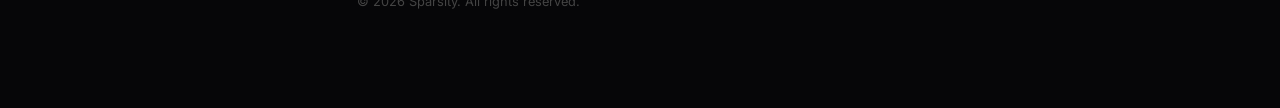
<file: webpages/templates.html>
<!DOCTYPE html>
<html lang="en">
<head>
    <meta charset="UTF-8">
    <meta name="viewport" content="width=device-width, initial-scale=1.0">
    <meta name="description" content="Redirecting to Capsule template documentation">
    <title>Redirecting to App Template</title>
    <link rel="canonical" href="./app-template.html">
    <meta name="robots" content="noindex">
    <script>
        const target = `app-template.html${window.location.search}${window.location.hash}`;
        window.location.replace(target);
    </script>
</head>
<body>
    <p>Redirecting to <a href="app-template.html">App Template</a>...</p>
</body>
</html>
</file>
<file: webpages/styles.css>
:root {
    --bg-base: #060608;
    --bg-surface: #101014;
    --bg-glass: rgba(18, 18, 22, 0.7);
    --border-dim: rgba(255, 255, 255, 0.06);
    --text-main: #e2e2e6;
    --text-muted: #9a9aa2;
    --accent: #7c4dff;
    --accent-glow: rgba(124, 77, 255, 0.4);
    --gradient-brand: linear-gradient(135deg, #7c4dff 0%, #aa00ff 100%);
    --gradient-surface: linear-gradient(180deg, rgba(255,255,255,0.03) 0%, rgba(255,255,255,0) 100%);
    --green: #4caf50;
    --orange: #ff9800;
    --red: #ff6464;
}

* { box-sizing: border-box; margin: 0; padding: 0; }
html { scroll-behavior: smooth; }

body {
    background-color: var(--bg-base);
    color: var(--text-main);
    font-family: 'Inter', sans-serif;
    line-height: 1.6;
    font-size: 16px;
    -webkit-font-smoothing: antialiased;
}

h1, h2, h3, h4 {
    font-family: 'Outfit', sans-serif;
    color: #fff;
    line-height: 1.2;
    margin-bottom: 1rem;
    font-weight: 600;
}
p { margin-bottom: 1.5rem; color: var(--text-muted); }

a { color: var(--accent); text-decoration: none; transition: all 0.2s ease; }
a:hover { color: #9e79ff; text-decoration: underline; }

code {
    font-family: 'Fira Code', monospace;
    font-size: 0.88rem;
    color: #9cb3e1;
}

p code, li code, td code {
    background: rgba(124, 77, 255, 0.08);
    border: 1px solid rgba(124, 77, 255, 0.15);
    padding: 0.15em 0.4em;
    border-radius: 4px;
    font-size: 0.85em;
}

/* Layout */
.layout { display: flex; min-height: 100vh; }

.sidebar {
    width: 280px;
    background-color: var(--bg-surface);
    border-right: 1px solid var(--border-dim);
    position: fixed;
    height: 100vh;
    padding: 2rem 0;
    z-index: 100;
    overflow-y: auto;
}

.brand {
    padding: 0 1.5rem 1.5rem 1.5rem;
    display: flex;
    align-items: center;
    gap: 12px;
}

.logo-stack { position: relative; width: 32px; height: 32px; }
.logo-box {
    position: absolute;
    width: 24px; height: 24px;
    border: 2px solid var(--accent);
    border-radius: 6px;
    transform: rotate(45deg);
    z-index: 2;
}
.logo-box.blur {
    border-color: var(--accent-glow);
    filter: blur(8px);
    z-index: 1;
}

.brand h1 {
    font-size: 1rem;
    margin: 0;
    letter-spacing: 0.08em;
    text-transform: uppercase;
    font-weight: 700;
}

.nav-section-label {
    padding: 1.2rem 1.5rem 0.4rem 1.5rem;
    font-size: 0.65rem;
    text-transform: uppercase;
    letter-spacing: 0.12em;
    color: var(--text-muted);
    font-weight: 700;
}

nav { display: flex; flex-direction: column; }
.nav-link {
    padding: 0.55rem 1.5rem;
    color: var(--text-muted);
    font-size: 0.85rem;
    border-left: 3px solid transparent;
    transition: all 0.2s ease;
}
.nav-link:hover {
    color: #fff;
    background-color: rgba(255,255,255,0.02);
    text-decoration: none;
}
.nav-link.active {
    color: #fff;
    border-left-color: var(--accent);
    background-color: rgba(124, 77, 255, 0.08);
    font-weight: 600;
}

.nav-divider {
    height: 1px;
    background: var(--border-dim);
    margin: 0.5rem 1.5rem;
}

/* Content */
.content {
    flex: 1;
    margin-left: 280px;
    padding: 4rem 6% 4rem 6%;
    max-width: 1050px;
}

.section {
    margin-bottom: 6rem;
    scroll-margin-top: 4rem;
}

.section-header { margin-bottom: 2.5rem; }
.section-header p { font-size: 1.15rem; max-width: 700px; }

.badge {
    display: inline-block;
    padding: 0.2rem 0.8rem;
    background-color: rgba(124, 77, 255, 0.1);
    border: 1px solid var(--accent-glow);
    border-radius: 6px;
    font-size: 0.7rem;
    text-transform: uppercase;
    letter-spacing: 0.1em;
    color: var(--accent);
    margin-bottom: 1.5rem;
    font-weight: 700;
}

.gradient-text {
    background: var(--gradient-brand);
    -webkit-background-clip: text;
    background-clip: text;
    -webkit-text-fill-color: transparent;
    font-size: 3rem;
    letter-spacing: -0.03em;
    font-weight: 800;
    margin-bottom: 1.5rem;
}

.lead {
    font-size: 1.35rem;
    color: #fff;
    margin-bottom: 1.5rem;
    font-weight: 500;
}

.divider {
    border: 0;
    border-top: 1px solid var(--border-dim);
    margin-bottom: 6rem;
}

/* Grids & Cards */
.hero-metrics,
.doc-grid,
.reference-grid,
.two-column {
    display: grid;
    gap: 1.5rem;
}
.hero-metrics { grid-template-columns: repeat(auto-fit, minmax(200px, 1fr)); margin: 2rem 0; }
.doc-grid { grid-template-columns: repeat(auto-fit, minmax(240px, 1fr)); margin-top: 1.5rem; }
.reference-grid { grid-template-columns: repeat(auto-fit, minmax(300px, 1fr)); margin-top: 1.5rem; }
.two-column { grid-template-columns: repeat(auto-fit, minmax(320px, 1fr)); margin-top: 1.5rem; }

.metric-card,
.doc-card,
.reference-card,
.callout,
.diagram-panel {
    background: var(--bg-surface);
    border: 1px solid var(--border-dim);
    border-radius: 16px;
    padding: 1.5rem;
}

.metric-label {
    font-size: 0.7rem;
    color: var(--accent);
    text-transform: uppercase;
    letter-spacing: 0.1em;
    font-weight: 700;
    margin-bottom: 0.6rem;
}
.metric-value {
    font-family: 'Outfit', sans-serif;
    color: #fff;
    font-size: 1.3rem;
    line-height: 1.2;
    margin-bottom: 0.8rem;
}

.metric-card p,
.doc-card p,
.reference-card p { margin-bottom: 0; }
.doc-card h3, .reference-card h3 { margin-bottom: 0.6rem; font-size: 1.05rem; }

.feature-grid {
    display: grid;
    grid-template-columns: repeat(auto-fit, minmax(240px, 1fr));
    gap: 1.5rem;
    margin-top: 1.5rem;
}
.feature-card {
    padding: 1.75rem;
    border-radius: 16px;
    background: var(--bg-surface);
    border: 1px solid var(--border-dim);
}
.feature-icon { font-size: 1.8rem; margin-bottom: 1rem; }

/* Steps */
.steps-v2 { display: flex; flex-direction: column; gap: 1.2rem; }
.step-card {
    display: flex;
    align-items: flex-start;
    gap: 1.5rem;
    padding: 1.5rem;
    background: var(--bg-surface);
    border-radius: 14px;
    border: 1px solid var(--border-dim);
}
.step-tag {
    font-family: 'Fira Code', monospace;
    font-size: 0.85rem;
    background: var(--accent);
    color: #fff;
    padding: 0.3rem 0.7rem;
    border-radius: 6px;
    font-weight: bold;
    flex-shrink: 0;
}
.step-card h3 { font-size: 1rem; margin-bottom: 0.4rem; }
.step-card p { margin-bottom: 0; font-size: 0.92rem; }

/* Code */
.code-box-wrapper {
    margin-top: 2rem;
    border-radius: 10px;
    overflow: hidden;
    background: #000;
    border: 1px solid var(--border-dim);
}
.code-box-wrapper.no-top-margin { margin-top: 0; }
.code-box-header {
    background: #111;
    padding: 0.6rem 1rem;
    font-size: 0.78rem;
    color: var(--text-muted);
    border-bottom: 1px solid var(--border-dim);
}
pre { padding: 1.2rem; overflow-x: auto; margin: 0; }

/* Buttons */
.btn {
    display: inline-block;
    padding: 0.7rem 1.5rem;
    border-radius: 8px;
    font-weight: 600;
    font-size: 0.88rem;
    margin-right: 0.8rem;
    cursor: pointer;
    text-decoration: none !important;
}
.btn-primary { background: var(--gradient-brand); color: #fff !important; }
.btn-secondary {
    background: rgba(255,255,255,0.05);
    border: 1px solid var(--border-dim);
    color: #fff !important;
}
.quick-links { margin-top: 2rem; }

/* Diagram container */
.diagram-container {
    margin-top: 1.5rem;
    padding: 1rem;
    background: #f8fafc;
    border-radius: 16px;
    overflow-x: auto;
    -webkit-overflow-scrolling: touch;
}
.diagram-container img {
    display: block;
    max-width: 100%;
    height: auto;
    margin: 0 auto;
}

/* Callout */
.callout {
    margin-top: 2rem;
    border-left: 4px solid var(--accent);
    background: rgba(124, 77, 255, 0.07);
}
.callout.warning {
    border-left-color: var(--orange);
    background: rgba(255, 152, 0, 0.06);
}
.callout.danger {
    border-left-color: var(--red);
    background: rgba(255, 100, 100, 0.05);
}
.callout h4 { font-size: 0.95rem; margin-bottom: 0.5rem; }
.callout p:last-child { margin-bottom: 0; }

/* Reference card as link */
.reference-card {
    display: block;
    text-decoration: none;
    color: inherit;
    transition: transform 0.2s ease, border-color 0.2s ease;
}
.reference-card:hover {
    text-decoration: none;
    border-color: var(--accent-glow);
    transform: translateY(-2px);
}
.reference-card:hover h3 { color: #fff; }
.reference-card p { color: var(--text-muted); }

.code-note {
    padding: 0.8rem 1rem;
    border-top: 1px solid var(--border-dim);
    color: var(--text-muted);
    font-size: 0.85rem;
    line-height: 1.5;
}

/* Architecture grid */
.architecture-grid {
    display: grid;
    grid-template-columns: repeat(auto-fit, minmax(300px, 1fr));
    gap: 1.5rem;
    margin-top: 1.5rem;
}
.module-card {
    padding: 2rem;
    background: var(--bg-surface);
    border: 1px solid var(--border-dim);
    border-radius: 16px;
}
.module-label {
    font-size: 0.68rem;
    color: var(--accent);
    text-transform: uppercase;
    letter-spacing: 0.1em;
    font-weight: 800;
    margin-bottom: 0.4rem;
}

/* API List */
.api-list {
    background: var(--bg-surface);
    border: 1px solid var(--border-dim);
    border-radius: 16px;
    padding: 2rem;
    margin-top: 1.5rem;
}
.api-group { margin-bottom: 2rem; }
.api-group:last-child { margin-bottom: 0; }
.api-group-title {
    font-size: 0.7rem;
    color: var(--accent);
    text-transform: uppercase;
    letter-spacing: 0.12em;
    font-weight: 800;
    margin-bottom: 1rem;
    padding-bottom: 0.5rem;
    border-bottom: 1px solid var(--border-dim);
}
.api-item {
    padding: 0.8rem 0;
    border-bottom: 1px solid rgba(255,255,255,0.03);
    display: flex;
    gap: 1rem;
    align-items: baseline;
}
.api-item:last-child { border-bottom: none; }
.api-method {
    font-family: 'Fira Code', monospace;
    font-size: 0.72rem;
    font-weight: 700;
    padding: 0.2rem 0.5rem;
    border-radius: 4px;
    flex-shrink: 0;
    min-width: 42px;
    text-align: center;
}
.api-method.get { background: rgba(76, 175, 80, 0.15); color: var(--green); }
.api-method.post { background: rgba(124, 77, 255, 0.15); color: var(--accent); }
.api-method.delete { background: rgba(255, 100, 100, 0.15); color: var(--red); }
.api-path {
    font-family: 'Fira Code', monospace;
    font-size: 0.85rem;
    color: #fff;
    min-width: 200px;
}
.api-desc {
    font-size: 0.85rem;
    color: var(--text-muted);
}

/* Table */
.config-table {
    width: 100%;
    border-collapse: collapse;
    margin-top: 1.5rem;
    font-size: 0.9rem;
}
.config-table th {
    text-align: left;
    padding: 0.8rem 1rem;
    background: var(--bg-surface);
    border-bottom: 2px solid var(--border-dim);
    color: var(--accent);
    font-size: 0.72rem;
    text-transform: uppercase;
    letter-spacing: 0.1em;
    font-weight: 700;
}
.config-table td {
    padding: 0.7rem 1rem;
    border-bottom: 1px solid var(--border-dim);
    color: var(--text-muted);
    vertical-align: top;
}
.config-table td:first-child { color: #fff; font-family: 'Fira Code', monospace; font-size: 0.85rem; }

/* Specs grid */
.specs-grid {
    display: grid;
    grid-template-columns: repeat(auto-fit, minmax(180px, 1fr));
    gap: 1.2rem;
    margin: 1.5rem 0;
}
.spec-item {
    background: rgba(124, 77, 255, 0.05);
    border: 1px solid rgba(124, 77, 255, 0.15);
    padding: 1.2rem;
    border-radius: 12px;
}
.spec-label {
    font-size: 0.7rem;
    color: var(--text-muted);
    text-transform: uppercase;
    letter-spacing: 0.05em;
    margin-bottom: 0.3rem;
}
.spec-value {
    font-family: 'Fira Code', monospace;
    font-size: 0.92rem;
    color: #fff;
    font-weight: 500;
}

/* Troubleshooting box */
.troubleshooting-box {
    background: rgba(255, 100, 100, 0.05);
    border: 1px solid rgba(255, 100, 100, 0.2);
    padding: 1.5rem;
    border-radius: 16px;
    margin-top: 2rem;
    border-left: 4px solid #ff6464;
}
.troubleshooting-box h4 { color: #ff6464; margin-bottom: 0.8rem; }
.troubleshooting-box ul { margin-top: 0.8rem; padding-left: 1.5rem; }
.troubleshooting-box li { margin-bottom: 0.6rem; }

/* Footer */
.footer {
    padding: 4rem 0 2rem 0;
    border-top: 1px solid var(--border-dim);
    margin-top: 2rem;
}
.footer-content {
    display: flex;
    justify-content: space-between;
    flex-wrap: wrap;
    gap: 1rem;
    margin-bottom: 2rem;
}
.footer-links a { margin-left: 1.5rem; color: var(--text-muted); font-size: 0.9rem; }
.footer-bottom { font-size: 0.8rem; color: #444; }

/* Responsive */
@media (max-width: 900px) {
    .sidebar { width: 100%; height: auto; position: relative; padding: 1rem 0; }
    .content { margin-left: 0; padding: 2rem 5%; }
    .gradient-text { font-size: 2rem; }
    .nav-section-label { padding: 0.8rem 1rem 0.3rem 1rem; }
    .nav-link { padding: 0.4rem 1rem; }
}
</file>
